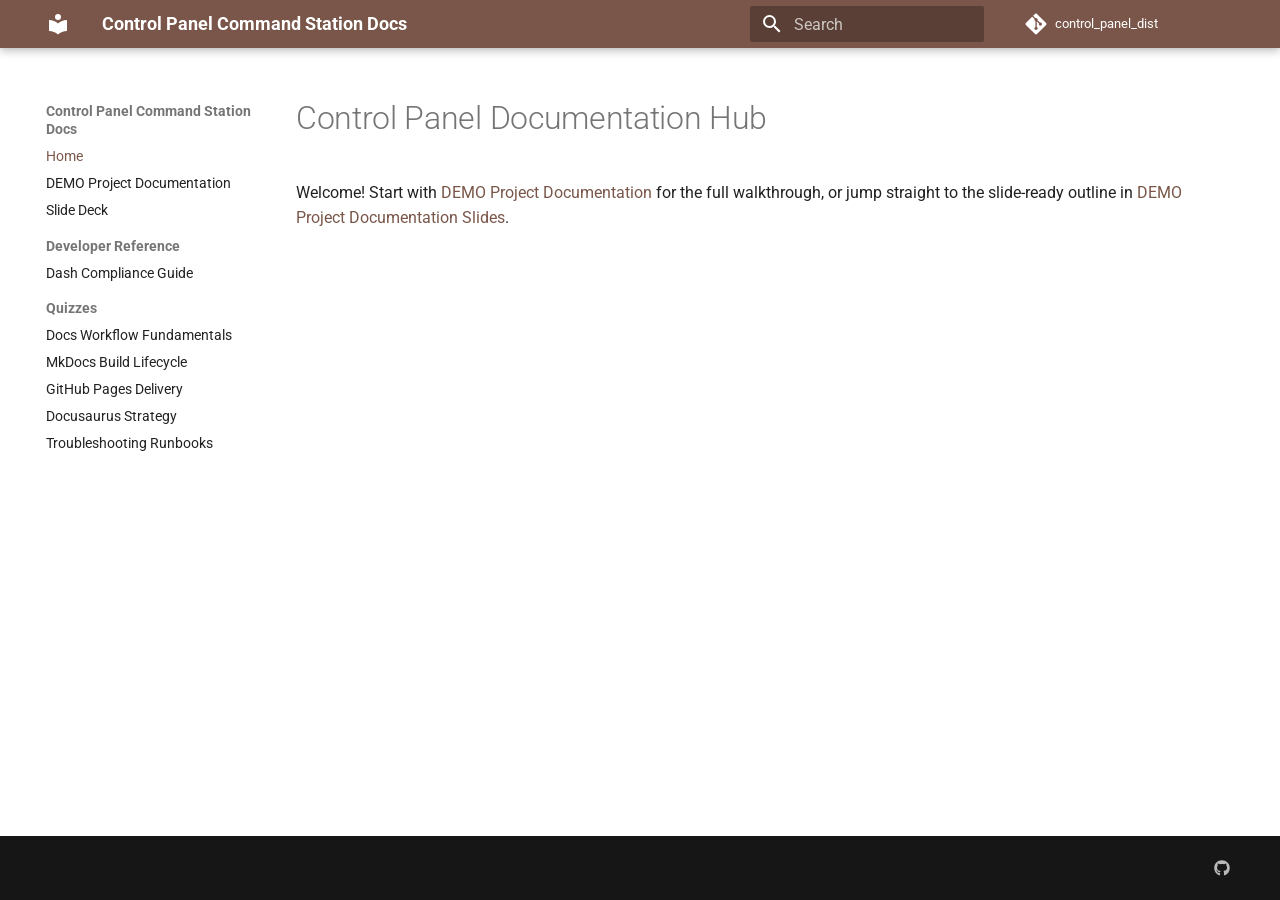
<file: index.html>
<!doctype html>
<html lang="en" class="no-js">
  <head>
    
      <meta charset="utf-8">
      <meta name="viewport" content="width=device-width,initial-scale=1">
      
        <meta name="description" content="Teachable documentation for the retro Control Panel command station">
      
      
      
        <link rel="canonical" href="https://gunnarklee.github.io/control_panel_dist/">
      
      
      
        <link rel="next" href="DEMO_project_documentation/">
      
      
        
      
      
      <link rel="icon" href="assets/images/favicon.png">
      <meta name="generator" content="mkdocs-1.6.1, mkdocs-material-9.7.7">
    
    
      
        <title>Control Panel Command Station Docs</title>
      
    
    
      <link rel="stylesheet" href="assets/stylesheets/main.ec1eaa64.min.css">
      
        
        <link rel="stylesheet" href="assets/stylesheets/palette.ab4e12ef.min.css">
      
      


    
    
      
    
    
      
        
        
        <link rel="preconnect" href="https://fonts.gstatic.com" crossorigin>
        <link rel="stylesheet" href="https://fonts.googleapis.com/css?family=Roboto:300,300i,400,400i,700,700i%7CRoboto+Mono:400,400i,700,700i&display=fallback">
        <style>:root{--md-text-font:"Roboto";--md-code-font:"Roboto Mono"}</style>
      
    
    
    <script>__md_scope=new URL(".",location),__md_hash=e=>[...e].reduce(((e,_)=>(e<<5)-e+_.charCodeAt(0)),0),__md_get=(e,_=localStorage,t=__md_scope)=>JSON.parse(_.getItem(t.pathname+"."+e)),__md_set=(e,_,t=localStorage,a=__md_scope)=>{try{t.setItem(a.pathname+"."+e,JSON.stringify(_))}catch(e){}}</script>
    
      

    
    
  </head>
  
  
    
    
      
    
    
    
    
    <body dir="ltr" data-md-color-scheme="default" data-md-color-primary="brown" data-md-color-accent="amber">
  
    
    <input class="md-toggle" data-md-toggle="drawer" type="checkbox" id="__drawer" autocomplete="off">
    <input class="md-toggle" data-md-toggle="search" type="checkbox" id="__search" autocomplete="off">
    <label class="md-overlay" for="__drawer"></label>
    <div data-md-component="skip">
      
        
        <a href="#control-panel-documentation-hub" class="md-skip">
          Skip to content
        </a>
      
    </div>
    <div data-md-component="announce">
      
    </div>
    
    
      

  

<header class="md-header md-header--shadow" data-md-component="header">
  <nav class="md-header__inner md-grid" aria-label="Header">
    <a href="." title="Control Panel Command Station Docs" class="md-header__button md-logo" aria-label="Control Panel Command Station Docs" data-md-component="logo">
      
  
  <svg xmlns="http://www.w3.org/2000/svg" viewBox="0 0 24 24"><path d="M12 8a3 3 0 0 0 3-3 3 3 0 0 0-3-3 3 3 0 0 0-3 3 3 3 0 0 0 3 3m0 3.54C9.64 9.35 6.5 8 3 8v11c3.5 0 6.64 1.35 9 3.54 2.36-2.19 5.5-3.54 9-3.54V8c-3.5 0-6.64 1.35-9 3.54"/></svg>

    </a>
    <label class="md-header__button md-icon" for="__drawer">
      
      <svg xmlns="http://www.w3.org/2000/svg" viewBox="0 0 24 24"><path d="M3 6h18v2H3zm0 5h18v2H3zm0 5h18v2H3z"/></svg>
    </label>
    <div class="md-header__title" data-md-component="header-title">
      <div class="md-header__ellipsis">
        <div class="md-header__topic">
          <span class="md-ellipsis">
            Control Panel Command Station Docs
          </span>
        </div>
        <div class="md-header__topic" data-md-component="header-topic">
          <span class="md-ellipsis">
            
              Home
            
          </span>
        </div>
      </div>
    </div>
    
      
        <form class="md-header__option" data-md-component="palette">
  
    
    
    
    <input class="md-option" data-md-color-media="" data-md-color-scheme="default" data-md-color-primary="brown" data-md-color-accent="amber"  aria-hidden="true"  type="radio" name="__palette" id="__palette_0">
    
  
    
    
    
    <input class="md-option" data-md-color-media="" data-md-color-scheme="slate" data-md-color-primary="brown" data-md-color-accent="lime"  aria-hidden="true"  type="radio" name="__palette" id="__palette_1">
    
  
</form>
      
    
    
      <script>var palette=__md_get("__palette");if(palette&&palette.color){if("(prefers-color-scheme)"===palette.color.media){var media=matchMedia("(prefers-color-scheme: light)"),input=document.querySelector(media.matches?"[data-md-color-media='(prefers-color-scheme: light)']":"[data-md-color-media='(prefers-color-scheme: dark)']");palette.color.media=input.getAttribute("data-md-color-media"),palette.color.scheme=input.getAttribute("data-md-color-scheme"),palette.color.primary=input.getAttribute("data-md-color-primary"),palette.color.accent=input.getAttribute("data-md-color-accent")}for(var[key,value]of Object.entries(palette.color))document.body.setAttribute("data-md-color-"+key,value)}</script>
    
    
    
      
      
        <label class="md-header__button md-icon" for="__search">
          
          <svg xmlns="http://www.w3.org/2000/svg" viewBox="0 0 24 24"><path d="M9.5 3A6.5 6.5 0 0 1 16 9.5c0 1.61-.59 3.09-1.56 4.23l.27.27h.79l5 5-1.5 1.5-5-5v-.79l-.27-.27A6.52 6.52 0 0 1 9.5 16 6.5 6.5 0 0 1 3 9.5 6.5 6.5 0 0 1 9.5 3m0 2C7 5 5 7 5 9.5S7 14 9.5 14 14 12 14 9.5 12 5 9.5 5"/></svg>
        </label>
        <div class="md-search" data-md-component="search" role="dialog">
  <label class="md-search__overlay" for="__search"></label>
  <div class="md-search__inner" role="search">
    <form class="md-search__form" name="search">
      <input type="text" class="md-search__input" name="query" aria-label="Search" placeholder="Search" autocapitalize="off" autocorrect="off" autocomplete="off" spellcheck="false" data-md-component="search-query" required>
      <label class="md-search__icon md-icon" for="__search">
        
        <svg xmlns="http://www.w3.org/2000/svg" viewBox="0 0 24 24"><path d="M9.5 3A6.5 6.5 0 0 1 16 9.5c0 1.61-.59 3.09-1.56 4.23l.27.27h.79l5 5-1.5 1.5-5-5v-.79l-.27-.27A6.52 6.52 0 0 1 9.5 16 6.5 6.5 0 0 1 3 9.5 6.5 6.5 0 0 1 9.5 3m0 2C7 5 5 7 5 9.5S7 14 9.5 14 14 12 14 9.5 12 5 9.5 5"/></svg>
        
        <svg xmlns="http://www.w3.org/2000/svg" viewBox="0 0 24 24"><path d="M20 11v2H8l5.5 5.5-1.42 1.42L4.16 12l7.92-7.92L13.5 5.5 8 11z"/></svg>
      </label>
      <nav class="md-search__options" aria-label="Search">
        
        <button type="reset" class="md-search__icon md-icon" title="Clear" aria-label="Clear" tabindex="-1">
          
          <svg xmlns="http://www.w3.org/2000/svg" viewBox="0 0 24 24"><path d="M19 6.41 17.59 5 12 10.59 6.41 5 5 6.41 10.59 12 5 17.59 6.41 19 12 13.41 17.59 19 19 17.59 13.41 12z"/></svg>
        </button>
      </nav>
      
        <div class="md-search__suggest" data-md-component="search-suggest"></div>
      
    </form>
    <div class="md-search__output">
      <div class="md-search__scrollwrap" tabindex="0" data-md-scrollfix>
        <div class="md-search-result" data-md-component="search-result">
          <div class="md-search-result__meta">
            Initializing search
          </div>
          <ol class="md-search-result__list" role="presentation"></ol>
        </div>
      </div>
    </div>
  </div>
</div>
      
    
    
      <div class="md-header__source">
        <a href="https://github.com/gunnarklee/control_panel_dist" title="Go to repository" class="md-source" data-md-component="source">
  <div class="md-source__icon md-icon">
    
    <svg xmlns="http://www.w3.org/2000/svg" viewBox="0 0 448 512"><!--! Font Awesome Free 7.1.0 by @fontawesome - https://fontawesome.com License - https://fontawesome.com/license/free (Icons: CC BY 4.0, Fonts: SIL OFL 1.1, Code: MIT License) Copyright 2025 Fonticons, Inc.--><path d="M439.6 236.1 244 40.5c-5.4-5.5-12.8-8.5-20.4-8.5s-15 3-20.4 8.4L162.5 81l51.5 51.5c27.1-9.1 52.7 16.8 43.4 43.7l49.7 49.7c34.2-11.8 61.2 31 35.5 56.7-26.5 26.5-70.2-2.9-56-37.3L240.3 199v121.9c25.3 12.5 22.3 41.8 9.1 55-6.4 6.4-15.2 10.1-24.3 10.1s-17.8-3.6-24.3-10.1c-17.6-17.6-11.1-46.9 11.2-56v-123c-20.8-8.5-24.6-30.7-18.6-45L142.6 101 8.5 235.1C3 240.6 0 247.9 0 255.5s3 15 8.5 20.4l195.6 195.7c5.4 5.4 12.7 8.4 20.4 8.4s15-3 20.4-8.4l194.7-194.7c5.4-5.4 8.4-12.8 8.4-20.4s-3-15-8.4-20.4"/></svg>
  </div>
  <div class="md-source__repository">
    control_panel_dist
  </div>
</a>
      </div>
    
  </nav>
  
</header>
    
    <div class="md-container" data-md-component="container">
      
      
        
          
        
      
      <main class="md-main" data-md-component="main">
        <div class="md-main__inner md-grid">
          
            
              
              <div class="md-sidebar md-sidebar--primary" data-md-component="sidebar" data-md-type="navigation" >
                <div class="md-sidebar__scrollwrap">
                  <div class="md-sidebar__inner">
                    



  

<nav class="md-nav md-nav--primary md-nav--integrated" aria-label="Navigation" data-md-level="0">
  <label class="md-nav__title" for="__drawer">
    <a href="." title="Control Panel Command Station Docs" class="md-nav__button md-logo" aria-label="Control Panel Command Station Docs" data-md-component="logo">
      
  
  <svg xmlns="http://www.w3.org/2000/svg" viewBox="0 0 24 24"><path d="M12 8a3 3 0 0 0 3-3 3 3 0 0 0-3-3 3 3 0 0 0-3 3 3 3 0 0 0 3 3m0 3.54C9.64 9.35 6.5 8 3 8v11c3.5 0 6.64 1.35 9 3.54 2.36-2.19 5.5-3.54 9-3.54V8c-3.5 0-6.64 1.35-9 3.54"/></svg>

    </a>
    Control Panel Command Station Docs
  </label>
  
    <div class="md-nav__source">
      <a href="https://github.com/gunnarklee/control_panel_dist" title="Go to repository" class="md-source" data-md-component="source">
  <div class="md-source__icon md-icon">
    
    <svg xmlns="http://www.w3.org/2000/svg" viewBox="0 0 448 512"><!--! Font Awesome Free 7.1.0 by @fontawesome - https://fontawesome.com License - https://fontawesome.com/license/free (Icons: CC BY 4.0, Fonts: SIL OFL 1.1, Code: MIT License) Copyright 2025 Fonticons, Inc.--><path d="M439.6 236.1 244 40.5c-5.4-5.5-12.8-8.5-20.4-8.5s-15 3-20.4 8.4L162.5 81l51.5 51.5c27.1-9.1 52.7 16.8 43.4 43.7l49.7 49.7c34.2-11.8 61.2 31 35.5 56.7-26.5 26.5-70.2-2.9-56-37.3L240.3 199v121.9c25.3 12.5 22.3 41.8 9.1 55-6.4 6.4-15.2 10.1-24.3 10.1s-17.8-3.6-24.3-10.1c-17.6-17.6-11.1-46.9 11.2-56v-123c-20.8-8.5-24.6-30.7-18.6-45L142.6 101 8.5 235.1C3 240.6 0 247.9 0 255.5s3 15 8.5 20.4l195.6 195.7c5.4 5.4 12.7 8.4 20.4 8.4s15-3 20.4-8.4l194.7-194.7c5.4-5.4 8.4-12.8 8.4-20.4s-3-15-8.4-20.4"/></svg>
  </div>
  <div class="md-source__repository">
    control_panel_dist
  </div>
</a>
    </div>
  
  <ul class="md-nav__list" data-md-scrollfix>
    
      
      
  
  
    
  
  
  
    <li class="md-nav__item md-nav__item--active">
      
      <input class="md-nav__toggle md-toggle" type="checkbox" id="__toc">
      
      
        
      
      
      <a href="." class="md-nav__link md-nav__link--active">
        
  
  
  <span class="md-ellipsis">
    
  
    Home
  

    
  </span>
  
  

      </a>
      
    </li>
  

    
      
      
  
  
  
  
    <li class="md-nav__item">
      <a href="DEMO_project_documentation/" class="md-nav__link">
        
  
  
  <span class="md-ellipsis">
    
  
    DEMO Project Documentation
  

    
  </span>
  
  

      </a>
    </li>
  

    
      
      
  
  
  
  
    <li class="md-nav__item">
      <a href="DEMO_project_documentation_slides/" class="md-nav__link">
        
  
  
  <span class="md-ellipsis">
    
  
    Slide Deck
  

    
  </span>
  
  

      </a>
    </li>
  

    
      
      
  
  
  
  
    
    
    
    
      
        
        
      
    
    
    <li class="md-nav__item md-nav__item--section md-nav__item--nested">
      
        
        
          
        
        <input class="md-nav__toggle md-toggle md-toggle--indeterminate" type="checkbox" id="__nav_4" >
        
          
          <label class="md-nav__link" for="__nav_4" id="__nav_4_label" tabindex="">
            
  
  
  <span class="md-ellipsis">
    
  
    Developer Reference
  

    
  </span>
  
  

            <span class="md-nav__icon md-icon"></span>
          </label>
        
        <nav class="md-nav" data-md-level="1" aria-labelledby="__nav_4_label" aria-expanded="false">
          <label class="md-nav__title" for="__nav_4">
            <span class="md-nav__icon md-icon"></span>
            
  
    Developer Reference
  

          </label>
          <ul class="md-nav__list" data-md-scrollfix>
            
              
                
  
  
  
  
    <li class="md-nav__item">
      <a href="dash_compliance/" class="md-nav__link">
        
  
  
  <span class="md-ellipsis">
    
  
    Dash Compliance Guide
  

    
  </span>
  
  

      </a>
    </li>
  

              
            
          </ul>
        </nav>
      
    </li>
  

    
      
      
  
  
  
  
    
    
    
    
      
        
        
      
    
    
    <li class="md-nav__item md-nav__item--section md-nav__item--nested">
      
        
        
          
        
        <input class="md-nav__toggle md-toggle md-toggle--indeterminate" type="checkbox" id="__nav_5" >
        
          
          <label class="md-nav__link" for="__nav_5" id="__nav_5_label" tabindex="">
            
  
  
  <span class="md-ellipsis">
    
  
    Quizzes
  

    
  </span>
  
  

            <span class="md-nav__icon md-icon"></span>
          </label>
        
        <nav class="md-nav" data-md-level="1" aria-labelledby="__nav_5_label" aria-expanded="false">
          <label class="md-nav__title" for="__nav_5">
            <span class="md-nav__icon md-icon"></span>
            
  
    Quizzes
  

          </label>
          <ul class="md-nav__list" data-md-scrollfix>
            
              
                
  
  
  
  
    <li class="md-nav__item">
      <a href="quizzes/docs_workflow_quiz_01.json" class="md-nav__link">
        
  
  
  <span class="md-ellipsis">
    
  
    Docs Workflow Fundamentals
  

    
  </span>
  
  

      </a>
    </li>
  

              
            
              
                
  
  
  
  
    <li class="md-nav__item">
      <a href="quizzes/docs_workflow_quiz_02.json" class="md-nav__link">
        
  
  
  <span class="md-ellipsis">
    
  
    MkDocs Build Lifecycle
  

    
  </span>
  
  

      </a>
    </li>
  

              
            
              
                
  
  
  
  
    <li class="md-nav__item">
      <a href="quizzes/docs_workflow_quiz_03.json" class="md-nav__link">
        
  
  
  <span class="md-ellipsis">
    
  
    GitHub Pages Delivery
  

    
  </span>
  
  

      </a>
    </li>
  

              
            
              
                
  
  
  
  
    <li class="md-nav__item">
      <a href="quizzes/docs_workflow_quiz_04.json" class="md-nav__link">
        
  
  
  <span class="md-ellipsis">
    
  
    Docusaurus Strategy
  

    
  </span>
  
  

      </a>
    </li>
  

              
            
              
                
  
  
  
  
    <li class="md-nav__item">
      <a href="quizzes/docs_workflow_quiz_05.json" class="md-nav__link">
        
  
  
  <span class="md-ellipsis">
    
  
    Troubleshooting Runbooks
  

    
  </span>
  
  

      </a>
    </li>
  

              
            
          </ul>
        </nav>
      
    </li>
  

    
  </ul>
</nav>
                  </div>
                </div>
              </div>
            
            
          
          
            <div class="md-content" data-md-component="content">
              
              <article class="md-content__inner md-typeset">
                
                  


  
  


<h1 id="control-panel-documentation-hub">Control Panel Documentation Hub<a class="headerlink" href="#control-panel-documentation-hub" title="Permanent link">&para;</a></h1>
<p>Welcome! Start with <a href="DEMO_project_documentation/">DEMO Project Documentation</a> for the full walkthrough, or jump straight to the slide-ready outline in <a href="DEMO_project_documentation_slides/">DEMO Project Documentation Slides</a>.</p>












                
              </article>
            </div>
          
          
<script>var target=document.getElementById(location.hash.slice(1));target&&target.name&&(target.checked=target.name.startsWith("__tabbed_"))</script>
        </div>
        
          <button type="button" class="md-top md-icon" data-md-component="top" hidden>
  
  <svg xmlns="http://www.w3.org/2000/svg" viewBox="0 0 24 24"><path d="M13 20h-2V8l-5.5 5.5-1.42-1.42L12 4.16l7.92 7.92-1.42 1.42L13 8z"/></svg>
  Back to top
</button>
        
      </main>
      
        <footer class="md-footer">
  
  <div class="md-footer-meta md-typeset">
    <div class="md-footer-meta__inner md-grid">
      <div class="md-copyright">
  
  
</div>
      
        
<div class="md-social">
  
    
    
    
    
      
      
    
    <a href="https://github.com/gunnarklee/control_panel_dist" target="_blank" rel="noopener" title="github.com" class="md-social__link">
      <svg xmlns="http://www.w3.org/2000/svg" viewBox="0 0 512 512"><!--! Font Awesome Free 7.1.0 by @fontawesome - https://fontawesome.com License - https://fontawesome.com/license/free (Icons: CC BY 4.0, Fonts: SIL OFL 1.1, Code: MIT License) Copyright 2025 Fonticons, Inc.--><path d="M173.9 397.4c0 2-2.3 3.6-5.2 3.6-3.3.3-5.6-1.3-5.6-3.6 0-2 2.3-3.6 5.2-3.6 3-.3 5.6 1.3 5.6 3.6m-31.1-4.5c-.7 2 1.3 4.3 4.3 4.9 2.6 1 5.6 0 6.2-2s-1.3-4.3-4.3-5.2c-2.6-.7-5.5.3-6.2 2.3m44.2-1.7c-2.9.7-4.9 2.6-4.6 4.9.3 2 2.9 3.3 5.9 2.6 2.9-.7 4.9-2.6 4.6-4.6-.3-1.9-3-3.2-5.9-2.9M252.8 8C114.1 8 8 113.3 8 252c0 110.9 69.8 205.8 169.5 239.2 12.8 2.3 17.3-5.6 17.3-12.1 0-6.2-.3-40.4-.3-61.4 0 0-70 15-84.7-29.8 0 0-11.4-29.1-27.8-36.6 0 0-22.9-15.7 1.6-15.4 0 0 24.9 2 38.6 25.8 21.9 38.6 58.6 27.5 72.9 20.9 2.3-16 8.8-27.1 16-33.7-55.9-6.2-112.3-14.3-112.3-110.5 0-27.5 7.6-41.3 23.6-58.9-2.6-6.5-11.1-33.3 2.6-67.9 20.9-6.5 69 27 69 27 20-5.6 41.5-8.5 62.8-8.5s42.8 2.9 62.8 8.5c0 0 48.1-33.6 69-27 13.7 34.7 5.2 61.4 2.6 67.9 16 17.7 25.8 31.5 25.8 58.9 0 96.5-58.9 104.2-114.8 110.5 9.2 7.9 17 22.9 17 46.4 0 33.7-.3 75.4-.3 83.6 0 6.5 4.6 14.4 17.3 12.1C436.2 457.8 504 362.9 504 252 504 113.3 391.5 8 252.8 8M105.2 352.9c-1.3 1-1 3.3.7 5.2 1.6 1.6 3.9 2.3 5.2 1 1.3-1 1-3.3-.7-5.2-1.6-1.6-3.9-2.3-5.2-1m-10.8-8.1c-.7 1.3.3 2.9 2.3 3.9 1.6 1 3.6.7 4.3-.7.7-1.3-.3-2.9-2.3-3.9-2-.6-3.6-.3-4.3.7m32.4 35.6c-1.6 1.3-1 4.3 1.3 6.2 2.3 2.3 5.2 2.6 6.5 1 1.3-1.3.7-4.3-1.3-6.2-2.2-2.3-5.2-2.6-6.5-1m-11.4-14.7c-1.6 1-1.6 3.6 0 5.9s4.3 3.3 5.6 2.3c1.6-1.3 1.6-3.9 0-6.2-1.4-2.3-4-3.3-5.6-2"/></svg>
    </a>
  
</div>
      
    </div>
  </div>
</footer>
      
    </div>
    <div class="md-dialog" data-md-component="dialog">
      <div class="md-dialog__inner md-typeset"></div>
    </div>
    
    
    
      
      
      <script id="__config" type="application/json">{"annotate": null, "base": ".", "features": ["navigation.top", "navigation.expand", "navigation.sections", "navigation.tracking", "toc.integrate", "content.code.copy", "search.highlight", "search.suggest"], "search": "assets/javascripts/workers/search.2c215733.min.js", "tags": null, "translations": {"clipboard.copied": "Copied to clipboard", "clipboard.copy": "Copy to clipboard", "search.result.more.one": "1 more on this page", "search.result.more.other": "# more on this page", "search.result.none": "No matching documents", "search.result.one": "1 matching document", "search.result.other": "# matching documents", "search.result.placeholder": "Type to start searching", "search.result.term.missing": "Missing", "select.version": "Select version"}, "version": null}</script>
    
    
      <script src="assets/javascripts/bundle.d7400e89.min.js"></script>
      
    
  </body>
</html>
</file>
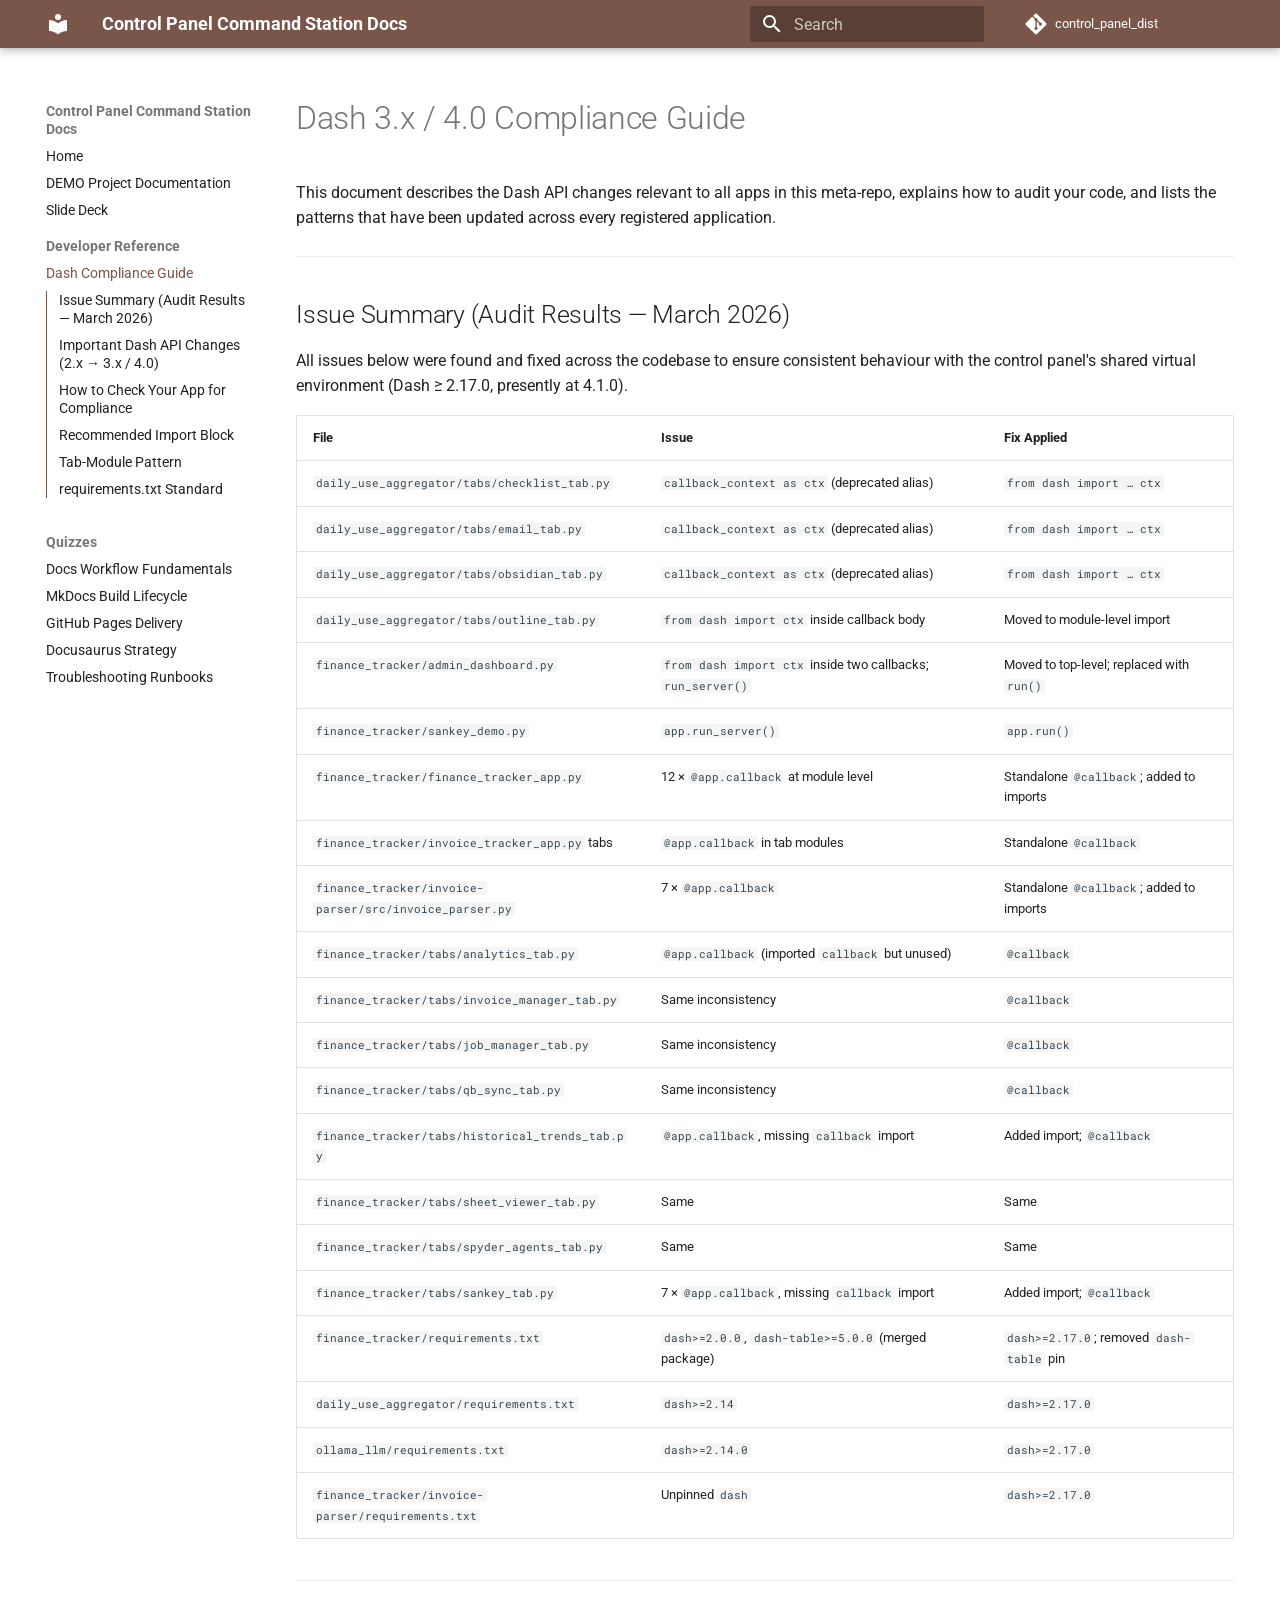
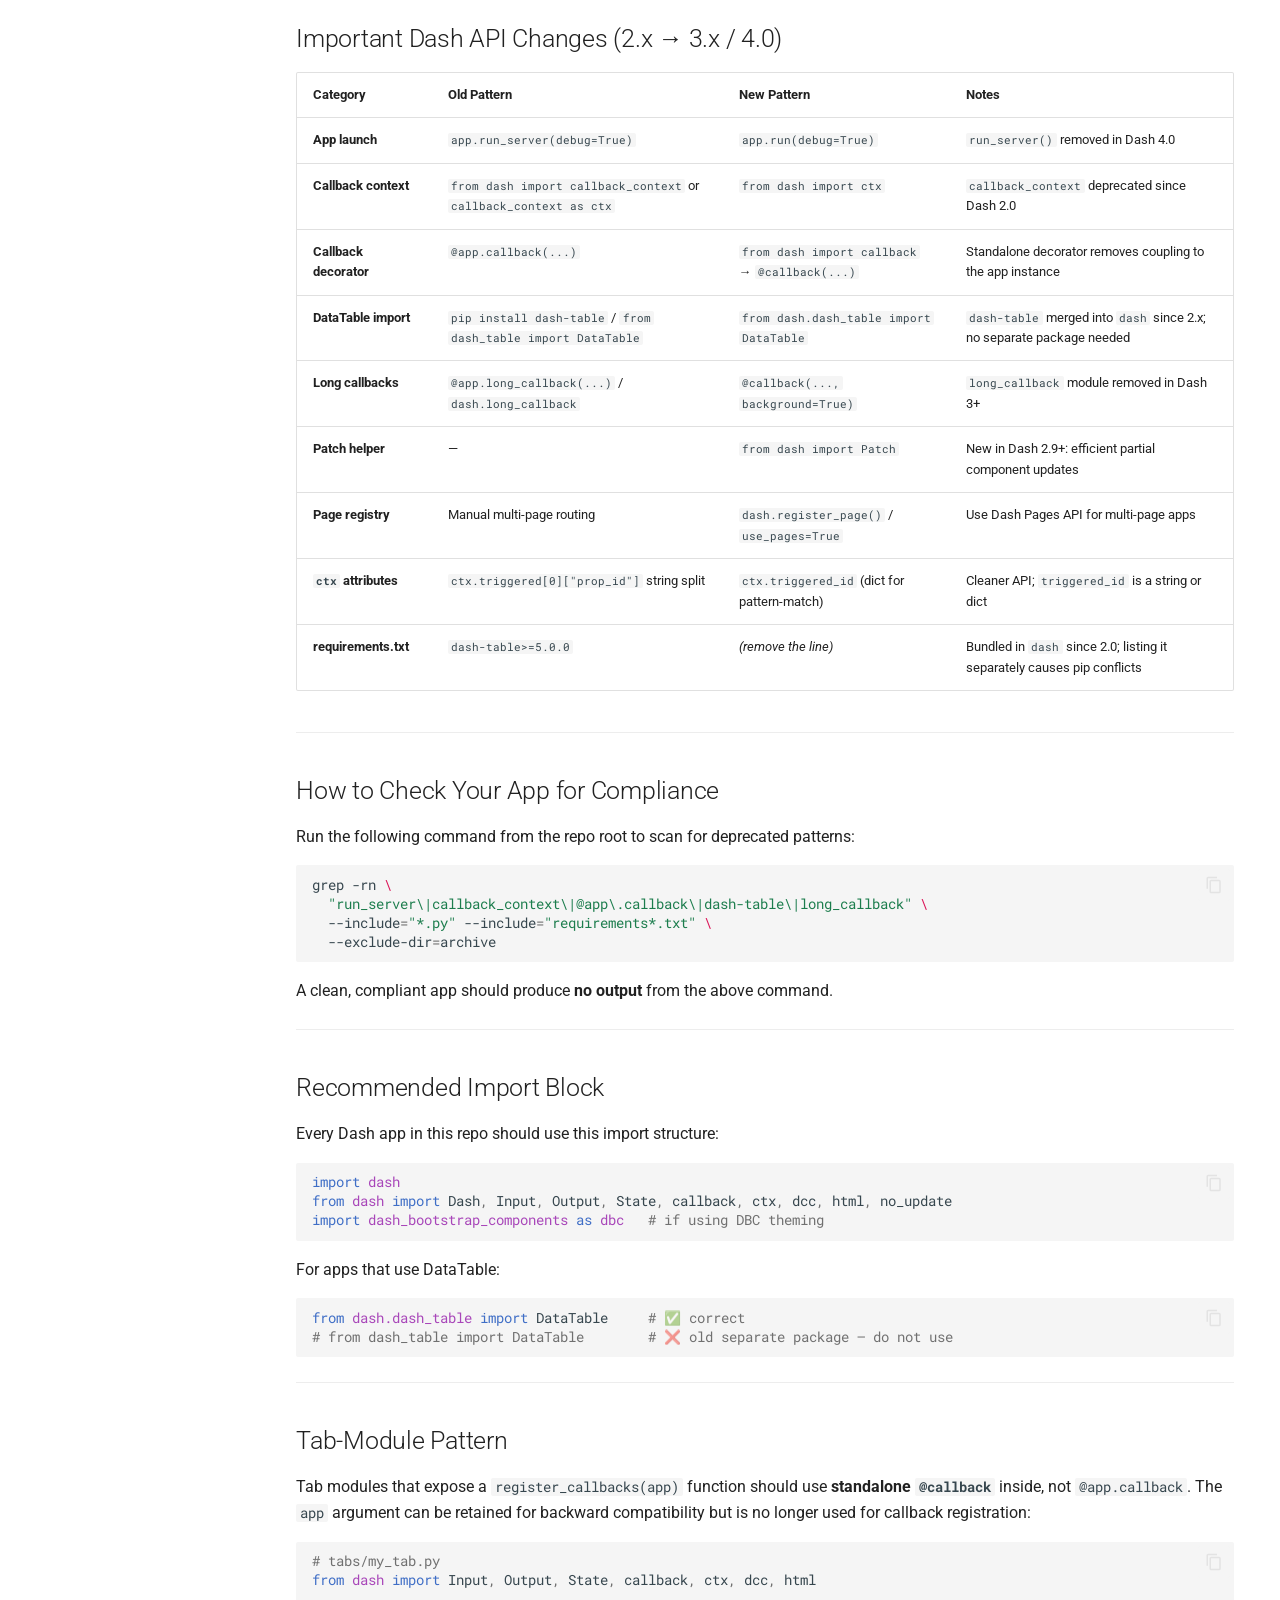
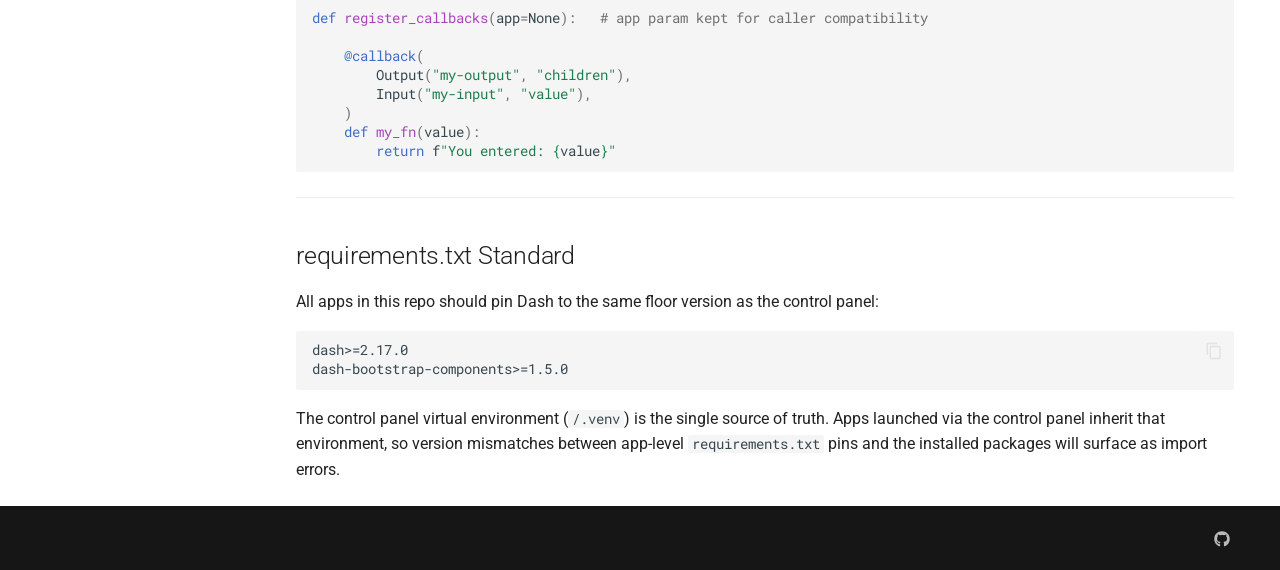
<file: dash_compliance/index.html>
<!doctype html>
<html lang="en" class="no-js">
  <head>
    
      <meta charset="utf-8">
      <meta name="viewport" content="width=device-width,initial-scale=1">
      
        <meta name="description" content="Teachable documentation for the retro Control Panel command station">
      
      
      
        <link rel="canonical" href="https://gunnarklee.github.io/control_panel_dist/dash_compliance/">
      
      
        <link rel="prev" href="../DEMO_project_documentation_slides/">
      
      
        <link rel="next" href="../quizzes/docs_workflow_quiz_01.json">
      
      
        
      
      
      <link rel="icon" href="../assets/images/favicon.png">
      <meta name="generator" content="mkdocs-1.6.1, mkdocs-material-9.7.7">
    
    
      
        <title>Dash Compliance Guide - Control Panel Command Station Docs</title>
      
    
    
      <link rel="stylesheet" href="../assets/stylesheets/main.ec1eaa64.min.css">
      
        
        <link rel="stylesheet" href="../assets/stylesheets/palette.ab4e12ef.min.css">
      
      


    
    
      
    
    
      
        
        
        <link rel="preconnect" href="https://fonts.gstatic.com" crossorigin>
        <link rel="stylesheet" href="https://fonts.googleapis.com/css?family=Roboto:300,300i,400,400i,700,700i%7CRoboto+Mono:400,400i,700,700i&display=fallback">
        <style>:root{--md-text-font:"Roboto";--md-code-font:"Roboto Mono"}</style>
      
    
    
    <script>__md_scope=new URL("..",location),__md_hash=e=>[...e].reduce(((e,_)=>(e<<5)-e+_.charCodeAt(0)),0),__md_get=(e,_=localStorage,t=__md_scope)=>JSON.parse(_.getItem(t.pathname+"."+e)),__md_set=(e,_,t=localStorage,a=__md_scope)=>{try{t.setItem(a.pathname+"."+e,JSON.stringify(_))}catch(e){}}</script>
    
      

    
    
  </head>
  
  
    
    
      
    
    
    
    
    <body dir="ltr" data-md-color-scheme="default" data-md-color-primary="brown" data-md-color-accent="amber">
  
    
    <input class="md-toggle" data-md-toggle="drawer" type="checkbox" id="__drawer" autocomplete="off">
    <input class="md-toggle" data-md-toggle="search" type="checkbox" id="__search" autocomplete="off">
    <label class="md-overlay" for="__drawer"></label>
    <div data-md-component="skip">
      
        
        <a href="#dash-3x-40-compliance-guide" class="md-skip">
          Skip to content
        </a>
      
    </div>
    <div data-md-component="announce">
      
    </div>
    
    
      

  

<header class="md-header md-header--shadow" data-md-component="header">
  <nav class="md-header__inner md-grid" aria-label="Header">
    <a href=".." title="Control Panel Command Station Docs" class="md-header__button md-logo" aria-label="Control Panel Command Station Docs" data-md-component="logo">
      
  
  <svg xmlns="http://www.w3.org/2000/svg" viewBox="0 0 24 24"><path d="M12 8a3 3 0 0 0 3-3 3 3 0 0 0-3-3 3 3 0 0 0-3 3 3 3 0 0 0 3 3m0 3.54C9.64 9.35 6.5 8 3 8v11c3.5 0 6.64 1.35 9 3.54 2.36-2.19 5.5-3.54 9-3.54V8c-3.5 0-6.64 1.35-9 3.54"/></svg>

    </a>
    <label class="md-header__button md-icon" for="__drawer">
      
      <svg xmlns="http://www.w3.org/2000/svg" viewBox="0 0 24 24"><path d="M3 6h18v2H3zm0 5h18v2H3zm0 5h18v2H3z"/></svg>
    </label>
    <div class="md-header__title" data-md-component="header-title">
      <div class="md-header__ellipsis">
        <div class="md-header__topic">
          <span class="md-ellipsis">
            Control Panel Command Station Docs
          </span>
        </div>
        <div class="md-header__topic" data-md-component="header-topic">
          <span class="md-ellipsis">
            
              Dash Compliance Guide
            
          </span>
        </div>
      </div>
    </div>
    
      
        <form class="md-header__option" data-md-component="palette">
  
    
    
    
    <input class="md-option" data-md-color-media="" data-md-color-scheme="default" data-md-color-primary="brown" data-md-color-accent="amber"  aria-hidden="true"  type="radio" name="__palette" id="__palette_0">
    
  
    
    
    
    <input class="md-option" data-md-color-media="" data-md-color-scheme="slate" data-md-color-primary="brown" data-md-color-accent="lime"  aria-hidden="true"  type="radio" name="__palette" id="__palette_1">
    
  
</form>
      
    
    
      <script>var palette=__md_get("__palette");if(palette&&palette.color){if("(prefers-color-scheme)"===palette.color.media){var media=matchMedia("(prefers-color-scheme: light)"),input=document.querySelector(media.matches?"[data-md-color-media='(prefers-color-scheme: light)']":"[data-md-color-media='(prefers-color-scheme: dark)']");palette.color.media=input.getAttribute("data-md-color-media"),palette.color.scheme=input.getAttribute("data-md-color-scheme"),palette.color.primary=input.getAttribute("data-md-color-primary"),palette.color.accent=input.getAttribute("data-md-color-accent")}for(var[key,value]of Object.entries(palette.color))document.body.setAttribute("data-md-color-"+key,value)}</script>
    
    
    
      
      
        <label class="md-header__button md-icon" for="__search">
          
          <svg xmlns="http://www.w3.org/2000/svg" viewBox="0 0 24 24"><path d="M9.5 3A6.5 6.5 0 0 1 16 9.5c0 1.61-.59 3.09-1.56 4.23l.27.27h.79l5 5-1.5 1.5-5-5v-.79l-.27-.27A6.52 6.52 0 0 1 9.5 16 6.5 6.5 0 0 1 3 9.5 6.5 6.5 0 0 1 9.5 3m0 2C7 5 5 7 5 9.5S7 14 9.5 14 14 12 14 9.5 12 5 9.5 5"/></svg>
        </label>
        <div class="md-search" data-md-component="search" role="dialog">
  <label class="md-search__overlay" for="__search"></label>
  <div class="md-search__inner" role="search">
    <form class="md-search__form" name="search">
      <input type="text" class="md-search__input" name="query" aria-label="Search" placeholder="Search" autocapitalize="off" autocorrect="off" autocomplete="off" spellcheck="false" data-md-component="search-query" required>
      <label class="md-search__icon md-icon" for="__search">
        
        <svg xmlns="http://www.w3.org/2000/svg" viewBox="0 0 24 24"><path d="M9.5 3A6.5 6.5 0 0 1 16 9.5c0 1.61-.59 3.09-1.56 4.23l.27.27h.79l5 5-1.5 1.5-5-5v-.79l-.27-.27A6.52 6.52 0 0 1 9.5 16 6.5 6.5 0 0 1 3 9.5 6.5 6.5 0 0 1 9.5 3m0 2C7 5 5 7 5 9.5S7 14 9.5 14 14 12 14 9.5 12 5 9.5 5"/></svg>
        
        <svg xmlns="http://www.w3.org/2000/svg" viewBox="0 0 24 24"><path d="M20 11v2H8l5.5 5.5-1.42 1.42L4.16 12l7.92-7.92L13.5 5.5 8 11z"/></svg>
      </label>
      <nav class="md-search__options" aria-label="Search">
        
        <button type="reset" class="md-search__icon md-icon" title="Clear" aria-label="Clear" tabindex="-1">
          
          <svg xmlns="http://www.w3.org/2000/svg" viewBox="0 0 24 24"><path d="M19 6.41 17.59 5 12 10.59 6.41 5 5 6.41 10.59 12 5 17.59 6.41 19 12 13.41 17.59 19 19 17.59 13.41 12z"/></svg>
        </button>
      </nav>
      
        <div class="md-search__suggest" data-md-component="search-suggest"></div>
      
    </form>
    <div class="md-search__output">
      <div class="md-search__scrollwrap" tabindex="0" data-md-scrollfix>
        <div class="md-search-result" data-md-component="search-result">
          <div class="md-search-result__meta">
            Initializing search
          </div>
          <ol class="md-search-result__list" role="presentation"></ol>
        </div>
      </div>
    </div>
  </div>
</div>
      
    
    
      <div class="md-header__source">
        <a href="https://github.com/gunnarklee/control_panel_dist" title="Go to repository" class="md-source" data-md-component="source">
  <div class="md-source__icon md-icon">
    
    <svg xmlns="http://www.w3.org/2000/svg" viewBox="0 0 448 512"><!--! Font Awesome Free 7.1.0 by @fontawesome - https://fontawesome.com License - https://fontawesome.com/license/free (Icons: CC BY 4.0, Fonts: SIL OFL 1.1, Code: MIT License) Copyright 2025 Fonticons, Inc.--><path d="M439.6 236.1 244 40.5c-5.4-5.5-12.8-8.5-20.4-8.5s-15 3-20.4 8.4L162.5 81l51.5 51.5c27.1-9.1 52.7 16.8 43.4 43.7l49.7 49.7c34.2-11.8 61.2 31 35.5 56.7-26.5 26.5-70.2-2.9-56-37.3L240.3 199v121.9c25.3 12.5 22.3 41.8 9.1 55-6.4 6.4-15.2 10.1-24.3 10.1s-17.8-3.6-24.3-10.1c-17.6-17.6-11.1-46.9 11.2-56v-123c-20.8-8.5-24.6-30.7-18.6-45L142.6 101 8.5 235.1C3 240.6 0 247.9 0 255.5s3 15 8.5 20.4l195.6 195.7c5.4 5.4 12.7 8.4 20.4 8.4s15-3 20.4-8.4l194.7-194.7c5.4-5.4 8.4-12.8 8.4-20.4s-3-15-8.4-20.4"/></svg>
  </div>
  <div class="md-source__repository">
    control_panel_dist
  </div>
</a>
      </div>
    
  </nav>
  
</header>
    
    <div class="md-container" data-md-component="container">
      
      
        
          
        
      
      <main class="md-main" data-md-component="main">
        <div class="md-main__inner md-grid">
          
            
              
              <div class="md-sidebar md-sidebar--primary" data-md-component="sidebar" data-md-type="navigation" >
                <div class="md-sidebar__scrollwrap">
                  <div class="md-sidebar__inner">
                    



  

<nav class="md-nav md-nav--primary md-nav--integrated" aria-label="Navigation" data-md-level="0">
  <label class="md-nav__title" for="__drawer">
    <a href=".." title="Control Panel Command Station Docs" class="md-nav__button md-logo" aria-label="Control Panel Command Station Docs" data-md-component="logo">
      
  
  <svg xmlns="http://www.w3.org/2000/svg" viewBox="0 0 24 24"><path d="M12 8a3 3 0 0 0 3-3 3 3 0 0 0-3-3 3 3 0 0 0-3 3 3 3 0 0 0 3 3m0 3.54C9.64 9.35 6.5 8 3 8v11c3.5 0 6.64 1.35 9 3.54 2.36-2.19 5.5-3.54 9-3.54V8c-3.5 0-6.64 1.35-9 3.54"/></svg>

    </a>
    Control Panel Command Station Docs
  </label>
  
    <div class="md-nav__source">
      <a href="https://github.com/gunnarklee/control_panel_dist" title="Go to repository" class="md-source" data-md-component="source">
  <div class="md-source__icon md-icon">
    
    <svg xmlns="http://www.w3.org/2000/svg" viewBox="0 0 448 512"><!--! Font Awesome Free 7.1.0 by @fontawesome - https://fontawesome.com License - https://fontawesome.com/license/free (Icons: CC BY 4.0, Fonts: SIL OFL 1.1, Code: MIT License) Copyright 2025 Fonticons, Inc.--><path d="M439.6 236.1 244 40.5c-5.4-5.5-12.8-8.5-20.4-8.5s-15 3-20.4 8.4L162.5 81l51.5 51.5c27.1-9.1 52.7 16.8 43.4 43.7l49.7 49.7c34.2-11.8 61.2 31 35.5 56.7-26.5 26.5-70.2-2.9-56-37.3L240.3 199v121.9c25.3 12.5 22.3 41.8 9.1 55-6.4 6.4-15.2 10.1-24.3 10.1s-17.8-3.6-24.3-10.1c-17.6-17.6-11.1-46.9 11.2-56v-123c-20.8-8.5-24.6-30.7-18.6-45L142.6 101 8.5 235.1C3 240.6 0 247.9 0 255.5s3 15 8.5 20.4l195.6 195.7c5.4 5.4 12.7 8.4 20.4 8.4s15-3 20.4-8.4l194.7-194.7c5.4-5.4 8.4-12.8 8.4-20.4s-3-15-8.4-20.4"/></svg>
  </div>
  <div class="md-source__repository">
    control_panel_dist
  </div>
</a>
    </div>
  
  <ul class="md-nav__list" data-md-scrollfix>
    
      
      
  
  
  
  
    <li class="md-nav__item">
      <a href=".." class="md-nav__link">
        
  
  
  <span class="md-ellipsis">
    
  
    Home
  

    
  </span>
  
  

      </a>
    </li>
  

    
      
      
  
  
  
  
    <li class="md-nav__item">
      <a href="../DEMO_project_documentation/" class="md-nav__link">
        
  
  
  <span class="md-ellipsis">
    
  
    DEMO Project Documentation
  

    
  </span>
  
  

      </a>
    </li>
  

    
      
      
  
  
  
  
    <li class="md-nav__item">
      <a href="../DEMO_project_documentation_slides/" class="md-nav__link">
        
  
  
  <span class="md-ellipsis">
    
  
    Slide Deck
  

    
  </span>
  
  

      </a>
    </li>
  

    
      
      
  
  
    
  
  
  
    
    
    
    
      
        
        
      
    
    
    <li class="md-nav__item md-nav__item--active md-nav__item--section md-nav__item--nested">
      
        
        
        <input class="md-nav__toggle md-toggle " type="checkbox" id="__nav_4" checked>
        
          
          <label class="md-nav__link" for="__nav_4" id="__nav_4_label" tabindex="">
            
  
  
  <span class="md-ellipsis">
    
  
    Developer Reference
  

    
  </span>
  
  

            <span class="md-nav__icon md-icon"></span>
          </label>
        
        <nav class="md-nav" data-md-level="1" aria-labelledby="__nav_4_label" aria-expanded="true">
          <label class="md-nav__title" for="__nav_4">
            <span class="md-nav__icon md-icon"></span>
            
  
    Developer Reference
  

          </label>
          <ul class="md-nav__list" data-md-scrollfix>
            
              
                
  
  
    
  
  
  
    <li class="md-nav__item md-nav__item--active">
      
      <input class="md-nav__toggle md-toggle" type="checkbox" id="__toc">
      
      
        
      
      
        <label class="md-nav__link md-nav__link--active" for="__toc">
          
  
  
  <span class="md-ellipsis">
    
  
    Dash Compliance Guide
  

    
  </span>
  
  

          <span class="md-nav__icon md-icon"></span>
        </label>
      
      <a href="./" class="md-nav__link md-nav__link--active">
        
  
  
  <span class="md-ellipsis">
    
  
    Dash Compliance Guide
  

    
  </span>
  
  

      </a>
      
        

<nav class="md-nav md-nav--secondary" aria-label="Table of contents">
  
  
  
    
  
  
    <label class="md-nav__title" for="__toc">
      <span class="md-nav__icon md-icon"></span>
      Table of contents
    </label>
    <ul class="md-nav__list" data-md-component="toc" data-md-scrollfix>
      
        <li class="md-nav__item">
  <a href="#issue-summary-audit-results-march-2026" class="md-nav__link">
    <span class="md-ellipsis">
      
        Issue Summary (Audit Results — March 2026)
      
    </span>
  </a>
  
</li>
      
        <li class="md-nav__item">
  <a href="#important-dash-api-changes-2x-3x-40" class="md-nav__link">
    <span class="md-ellipsis">
      
        Important Dash API Changes (2.x → 3.x / 4.0)
      
    </span>
  </a>
  
</li>
      
        <li class="md-nav__item">
  <a href="#how-to-check-your-app-for-compliance" class="md-nav__link">
    <span class="md-ellipsis">
      
        How to Check Your App for Compliance
      
    </span>
  </a>
  
</li>
      
        <li class="md-nav__item">
  <a href="#recommended-import-block" class="md-nav__link">
    <span class="md-ellipsis">
      
        Recommended Import Block
      
    </span>
  </a>
  
</li>
      
        <li class="md-nav__item">
  <a href="#tab-module-pattern" class="md-nav__link">
    <span class="md-ellipsis">
      
        Tab-Module Pattern
      
    </span>
  </a>
  
</li>
      
        <li class="md-nav__item">
  <a href="#requirementstxt-standard" class="md-nav__link">
    <span class="md-ellipsis">
      
        requirements.txt Standard
      
    </span>
  </a>
  
</li>
      
    </ul>
  
</nav>
      
    </li>
  

              
            
          </ul>
        </nav>
      
    </li>
  

    
      
      
  
  
  
  
    
    
    
    
      
        
        
      
    
    
    <li class="md-nav__item md-nav__item--section md-nav__item--nested">
      
        
        
          
        
        <input class="md-nav__toggle md-toggle md-toggle--indeterminate" type="checkbox" id="__nav_5" >
        
          
          <label class="md-nav__link" for="__nav_5" id="__nav_5_label" tabindex="">
            
  
  
  <span class="md-ellipsis">
    
  
    Quizzes
  

    
  </span>
  
  

            <span class="md-nav__icon md-icon"></span>
          </label>
        
        <nav class="md-nav" data-md-level="1" aria-labelledby="__nav_5_label" aria-expanded="false">
          <label class="md-nav__title" for="__nav_5">
            <span class="md-nav__icon md-icon"></span>
            
  
    Quizzes
  

          </label>
          <ul class="md-nav__list" data-md-scrollfix>
            
              
                
  
  
  
  
    <li class="md-nav__item">
      <a href="../quizzes/docs_workflow_quiz_01.json" class="md-nav__link">
        
  
  
  <span class="md-ellipsis">
    
  
    Docs Workflow Fundamentals
  

    
  </span>
  
  

      </a>
    </li>
  

              
            
              
                
  
  
  
  
    <li class="md-nav__item">
      <a href="../quizzes/docs_workflow_quiz_02.json" class="md-nav__link">
        
  
  
  <span class="md-ellipsis">
    
  
    MkDocs Build Lifecycle
  

    
  </span>
  
  

      </a>
    </li>
  

              
            
              
                
  
  
  
  
    <li class="md-nav__item">
      <a href="../quizzes/docs_workflow_quiz_03.json" class="md-nav__link">
        
  
  
  <span class="md-ellipsis">
    
  
    GitHub Pages Delivery
  

    
  </span>
  
  

      </a>
    </li>
  

              
            
              
                
  
  
  
  
    <li class="md-nav__item">
      <a href="../quizzes/docs_workflow_quiz_04.json" class="md-nav__link">
        
  
  
  <span class="md-ellipsis">
    
  
    Docusaurus Strategy
  

    
  </span>
  
  

      </a>
    </li>
  

              
            
              
                
  
  
  
  
    <li class="md-nav__item">
      <a href="../quizzes/docs_workflow_quiz_05.json" class="md-nav__link">
        
  
  
  <span class="md-ellipsis">
    
  
    Troubleshooting Runbooks
  

    
  </span>
  
  

      </a>
    </li>
  

              
            
          </ul>
        </nav>
      
    </li>
  

    
  </ul>
</nav>
                  </div>
                </div>
              </div>
            
            
          
          
            <div class="md-content" data-md-component="content">
              
              <article class="md-content__inner md-typeset">
                
                  


  
  


<h1 id="dash-3x-40-compliance-guide">Dash 3.x / 4.0 Compliance Guide<a class="headerlink" href="#dash-3x-40-compliance-guide" title="Permanent link">&para;</a></h1>
<p>This document describes the Dash API changes relevant to all apps in this meta-repo, explains how to audit your code, and lists the patterns that have been updated across every registered application.</p>
<hr />
<h2 id="issue-summary-audit-results-march-2026">Issue Summary (Audit Results — March 2026)<a class="headerlink" href="#issue-summary-audit-results-march-2026" title="Permanent link">&para;</a></h2>
<p>All issues below were found and fixed across the codebase to ensure consistent behaviour with the control panel's shared virtual environment (Dash ≥ 2.17.0, presently at 4.1.0).</p>
<table>
<thead>
<tr>
<th>File</th>
<th>Issue</th>
<th>Fix Applied</th>
</tr>
</thead>
<tbody>
<tr>
<td><code>daily_use_aggregator/tabs/checklist_tab.py</code></td>
<td><code>callback_context as ctx</code> (deprecated alias)</td>
<td><code>from dash import … ctx</code></td>
</tr>
<tr>
<td><code>daily_use_aggregator/tabs/email_tab.py</code></td>
<td><code>callback_context as ctx</code> (deprecated alias)</td>
<td><code>from dash import … ctx</code></td>
</tr>
<tr>
<td><code>daily_use_aggregator/tabs/obsidian_tab.py</code></td>
<td><code>callback_context as ctx</code> (deprecated alias)</td>
<td><code>from dash import … ctx</code></td>
</tr>
<tr>
<td><code>daily_use_aggregator/tabs/outline_tab.py</code></td>
<td><code>from dash import ctx</code> inside callback body</td>
<td>Moved to module-level import</td>
</tr>
<tr>
<td><code>finance_tracker/admin_dashboard.py</code></td>
<td><code>from dash import ctx</code> inside two callbacks; <code>run_server()</code></td>
<td>Moved to top-level; replaced with <code>run()</code></td>
</tr>
<tr>
<td><code>finance_tracker/sankey_demo.py</code></td>
<td><code>app.run_server()</code></td>
<td><code>app.run()</code></td>
</tr>
<tr>
<td><code>finance_tracker/finance_tracker_app.py</code></td>
<td>12 × <code>@app.callback</code> at module level</td>
<td>Standalone <code>@callback</code>; added to imports</td>
</tr>
<tr>
<td><code>finance_tracker/invoice_tracker_app.py</code> tabs</td>
<td><code>@app.callback</code> in tab modules</td>
<td>Standalone <code>@callback</code></td>
</tr>
<tr>
<td><code>finance_tracker/invoice-parser/src/invoice_parser.py</code></td>
<td>7 × <code>@app.callback</code></td>
<td>Standalone <code>@callback</code>; added to imports</td>
</tr>
<tr>
<td><code>finance_tracker/tabs/analytics_tab.py</code></td>
<td><code>@app.callback</code> (imported <code>callback</code> but unused)</td>
<td><code>@callback</code></td>
</tr>
<tr>
<td><code>finance_tracker/tabs/invoice_manager_tab.py</code></td>
<td>Same inconsistency</td>
<td><code>@callback</code></td>
</tr>
<tr>
<td><code>finance_tracker/tabs/job_manager_tab.py</code></td>
<td>Same inconsistency</td>
<td><code>@callback</code></td>
</tr>
<tr>
<td><code>finance_tracker/tabs/qb_sync_tab.py</code></td>
<td>Same inconsistency</td>
<td><code>@callback</code></td>
</tr>
<tr>
<td><code>finance_tracker/tabs/historical_trends_tab.py</code></td>
<td><code>@app.callback</code>, missing <code>callback</code> import</td>
<td>Added import; <code>@callback</code></td>
</tr>
<tr>
<td><code>finance_tracker/tabs/sheet_viewer_tab.py</code></td>
<td>Same</td>
<td>Same</td>
</tr>
<tr>
<td><code>finance_tracker/tabs/spyder_agents_tab.py</code></td>
<td>Same</td>
<td>Same</td>
</tr>
<tr>
<td><code>finance_tracker/tabs/sankey_tab.py</code></td>
<td>7 × <code>@app.callback</code>, missing <code>callback</code> import</td>
<td>Added import; <code>@callback</code></td>
</tr>
<tr>
<td><code>finance_tracker/requirements.txt</code></td>
<td><code>dash&gt;=2.0.0</code>, <code>dash-table&gt;=5.0.0</code> (merged package)</td>
<td><code>dash&gt;=2.17.0</code>; removed <code>dash-table</code> pin</td>
</tr>
<tr>
<td><code>daily_use_aggregator/requirements.txt</code></td>
<td><code>dash&gt;=2.14</code></td>
<td><code>dash&gt;=2.17.0</code></td>
</tr>
<tr>
<td><code>ollama_llm/requirements.txt</code></td>
<td><code>dash&gt;=2.14.0</code></td>
<td><code>dash&gt;=2.17.0</code></td>
</tr>
<tr>
<td><code>finance_tracker/invoice-parser/requirements.txt</code></td>
<td>Unpinned <code>dash</code></td>
<td><code>dash&gt;=2.17.0</code></td>
</tr>
</tbody>
</table>
<hr />
<h2 id="important-dash-api-changes-2x-3x-40">Important Dash API Changes (2.x → 3.x / 4.0)<a class="headerlink" href="#important-dash-api-changes-2x-3x-40" title="Permanent link">&para;</a></h2>
<table>
<thead>
<tr>
<th>Category</th>
<th>Old Pattern</th>
<th>New Pattern</th>
<th>Notes</th>
</tr>
</thead>
<tbody>
<tr>
<td><strong>App launch</strong></td>
<td><code>app.run_server(debug=True)</code></td>
<td><code>app.run(debug=True)</code></td>
<td><code>run_server()</code> removed in Dash 4.0</td>
</tr>
<tr>
<td><strong>Callback context</strong></td>
<td><code>from dash import callback_context</code> or <code>callback_context as ctx</code></td>
<td><code>from dash import ctx</code></td>
<td><code>callback_context</code> deprecated since Dash 2.0</td>
</tr>
<tr>
<td><strong>Callback decorator</strong></td>
<td><code>@app.callback(...)</code></td>
<td><code>from dash import callback</code> → <code>@callback(...)</code></td>
<td>Standalone decorator removes coupling to the app instance</td>
</tr>
<tr>
<td><strong>DataTable import</strong></td>
<td><code>pip install dash-table</code> / <code>from dash_table import DataTable</code></td>
<td><code>from dash.dash_table import DataTable</code></td>
<td><code>dash-table</code> merged into <code>dash</code> since 2.x; no separate package needed</td>
</tr>
<tr>
<td><strong>Long callbacks</strong></td>
<td><code>@app.long_callback(...)</code> / <code>dash.long_callback</code></td>
<td><code>@callback(..., background=True)</code></td>
<td><code>long_callback</code> module removed in Dash 3+</td>
</tr>
<tr>
<td><strong>Patch helper</strong></td>
<td>—</td>
<td><code>from dash import Patch</code></td>
<td>New in Dash 2.9+: efficient partial component updates</td>
</tr>
<tr>
<td><strong>Page registry</strong></td>
<td>Manual multi-page routing</td>
<td><code>dash.register_page()</code> / <code>use_pages=True</code></td>
<td>Use Dash Pages API for multi-page apps</td>
</tr>
<tr>
<td><strong><code>ctx</code> attributes</strong></td>
<td><code>ctx.triggered[0]["prop_id"]</code> string split</td>
<td><code>ctx.triggered_id</code> (dict for pattern-match)</td>
<td>Cleaner API; <code>triggered_id</code> is a string or dict</td>
</tr>
<tr>
<td><strong>requirements.txt</strong></td>
<td><code>dash-table&gt;=5.0.0</code></td>
<td><em>(remove the line)</em></td>
<td>Bundled in <code>dash</code> since 2.0; listing it separately causes pip conflicts</td>
</tr>
</tbody>
</table>
<hr />
<h2 id="how-to-check-your-app-for-compliance">How to Check Your App for Compliance<a class="headerlink" href="#how-to-check-your-app-for-compliance" title="Permanent link">&para;</a></h2>
<p>Run the following command from the repo root to scan for deprecated patterns:</p>
<div class="highlight"><pre><span></span><code>grep<span class="w"> </span>-rn<span class="w"> </span><span class="se">\</span>
<span class="w">  </span><span class="s2">"run_server\|callback_context\|@app\.callback\|dash-table\|long_callback"</span><span class="w"> </span><span class="se">\</span>
<span class="w">  </span>--include<span class="o">=</span><span class="s2">"*.py"</span><span class="w"> </span>--include<span class="o">=</span><span class="s2">"requirements*.txt"</span><span class="w"> </span><span class="se">\</span>
<span class="w">  </span>--exclude-dir<span class="o">=</span>archive
</code></pre></div>
<p>A clean, compliant app should produce <strong>no output</strong> from the above command.</p>
<hr />
<h2 id="recommended-import-block">Recommended Import Block<a class="headerlink" href="#recommended-import-block" title="Permanent link">&para;</a></h2>
<p>Every Dash app in this repo should use this import structure:</p>
<div class="highlight"><pre><span></span><code><span class="kn">import</span><span class="w"> </span><span class="nn">dash</span>
<span class="kn">from</span><span class="w"> </span><span class="nn">dash</span><span class="w"> </span><span class="kn">import</span> <span class="n">Dash</span><span class="p">,</span> <span class="n">Input</span><span class="p">,</span> <span class="n">Output</span><span class="p">,</span> <span class="n">State</span><span class="p">,</span> <span class="n">callback</span><span class="p">,</span> <span class="n">ctx</span><span class="p">,</span> <span class="n">dcc</span><span class="p">,</span> <span class="n">html</span><span class="p">,</span> <span class="n">no_update</span>
<span class="kn">import</span><span class="w"> </span><span class="nn">dash_bootstrap_components</span><span class="w"> </span><span class="k">as</span><span class="w"> </span><span class="nn">dbc</span>   <span class="c1"># if using DBC theming</span>
</code></pre></div>
<p>For apps that use DataTable:</p>
<div class="highlight"><pre><span></span><code><span class="kn">from</span><span class="w"> </span><span class="nn">dash.dash_table</span><span class="w"> </span><span class="kn">import</span> <span class="n">DataTable</span>     <span class="c1"># ✅ correct</span>
<span class="c1"># from dash_table import DataTable        # ❌ old separate package — do not use</span>
</code></pre></div>
<hr />
<h2 id="tab-module-pattern">Tab-Module Pattern<a class="headerlink" href="#tab-module-pattern" title="Permanent link">&para;</a></h2>
<p>Tab modules that expose a <code>register_callbacks(app)</code> function should use <strong>standalone <code>@callback</code></strong> inside, not <code>@app.callback</code>. The <code>app</code> argument can be retained for backward compatibility but is no longer used for callback registration:</p>
<div class="highlight"><pre><span></span><code><span class="c1"># tabs/my_tab.py</span>
<span class="kn">from</span><span class="w"> </span><span class="nn">dash</span><span class="w"> </span><span class="kn">import</span> <span class="n">Input</span><span class="p">,</span> <span class="n">Output</span><span class="p">,</span> <span class="n">State</span><span class="p">,</span> <span class="n">callback</span><span class="p">,</span> <span class="n">ctx</span><span class="p">,</span> <span class="n">dcc</span><span class="p">,</span> <span class="n">html</span>

<span class="k">def</span><span class="w"> </span><span class="nf">register_callbacks</span><span class="p">(</span><span class="n">app</span><span class="o">=</span><span class="kc">None</span><span class="p">):</span>   <span class="c1"># app param kept for caller compatibility</span>

    <span class="nd">@callback</span><span class="p">(</span>
        <span class="n">Output</span><span class="p">(</span><span class="s2">"my-output"</span><span class="p">,</span> <span class="s2">"children"</span><span class="p">),</span>
        <span class="n">Input</span><span class="p">(</span><span class="s2">"my-input"</span><span class="p">,</span> <span class="s2">"value"</span><span class="p">),</span>
    <span class="p">)</span>
    <span class="k">def</span><span class="w"> </span><span class="nf">my_fn</span><span class="p">(</span><span class="n">value</span><span class="p">):</span>
        <span class="k">return</span> <span class="sa">f</span><span class="s2">"You entered: </span><span class="si">{</span><span class="n">value</span><span class="si">}</span><span class="s2">"</span>
</code></pre></div>
<hr />
<h2 id="requirementstxt-standard">requirements.txt Standard<a class="headerlink" href="#requirementstxt-standard" title="Permanent link">&para;</a></h2>
<p>All apps in this repo should pin Dash to the same floor version as the control panel:</p>
<div class="highlight"><pre><span></span><code>dash&gt;=2.17.0
dash-bootstrap-components&gt;=1.5.0
</code></pre></div>
<p>The control panel virtual environment (<code>/.venv</code>) is the single source of truth.  Apps launched via the control panel inherit that environment, so version mismatches between app-level <code>requirements.txt</code> pins and the installed packages will surface as import errors.</p>












                
              </article>
            </div>
          
          
<script>var target=document.getElementById(location.hash.slice(1));target&&target.name&&(target.checked=target.name.startsWith("__tabbed_"))</script>
        </div>
        
          <button type="button" class="md-top md-icon" data-md-component="top" hidden>
  
  <svg xmlns="http://www.w3.org/2000/svg" viewBox="0 0 24 24"><path d="M13 20h-2V8l-5.5 5.5-1.42-1.42L12 4.16l7.92 7.92-1.42 1.42L13 8z"/></svg>
  Back to top
</button>
        
      </main>
      
        <footer class="md-footer">
  
  <div class="md-footer-meta md-typeset">
    <div class="md-footer-meta__inner md-grid">
      <div class="md-copyright">
  
  
</div>
      
        
<div class="md-social">
  
    
    
    
    
      
      
    
    <a href="https://github.com/gunnarklee/control_panel_dist" target="_blank" rel="noopener" title="github.com" class="md-social__link">
      <svg xmlns="http://www.w3.org/2000/svg" viewBox="0 0 512 512"><!--! Font Awesome Free 7.1.0 by @fontawesome - https://fontawesome.com License - https://fontawesome.com/license/free (Icons: CC BY 4.0, Fonts: SIL OFL 1.1, Code: MIT License) Copyright 2025 Fonticons, Inc.--><path d="M173.9 397.4c0 2-2.3 3.6-5.2 3.6-3.3.3-5.6-1.3-5.6-3.6 0-2 2.3-3.6 5.2-3.6 3-.3 5.6 1.3 5.6 3.6m-31.1-4.5c-.7 2 1.3 4.3 4.3 4.9 2.6 1 5.6 0 6.2-2s-1.3-4.3-4.3-5.2c-2.6-.7-5.5.3-6.2 2.3m44.2-1.7c-2.9.7-4.9 2.6-4.6 4.9.3 2 2.9 3.3 5.9 2.6 2.9-.7 4.9-2.6 4.6-4.6-.3-1.9-3-3.2-5.9-2.9M252.8 8C114.1 8 8 113.3 8 252c0 110.9 69.8 205.8 169.5 239.2 12.8 2.3 17.3-5.6 17.3-12.1 0-6.2-.3-40.4-.3-61.4 0 0-70 15-84.7-29.8 0 0-11.4-29.1-27.8-36.6 0 0-22.9-15.7 1.6-15.4 0 0 24.9 2 38.6 25.8 21.9 38.6 58.6 27.5 72.9 20.9 2.3-16 8.8-27.1 16-33.7-55.9-6.2-112.3-14.3-112.3-110.5 0-27.5 7.6-41.3 23.6-58.9-2.6-6.5-11.1-33.3 2.6-67.9 20.9-6.5 69 27 69 27 20-5.6 41.5-8.5 62.8-8.5s42.8 2.9 62.8 8.5c0 0 48.1-33.6 69-27 13.7 34.7 5.2 61.4 2.6 67.9 16 17.7 25.8 31.5 25.8 58.9 0 96.5-58.9 104.2-114.8 110.5 9.2 7.9 17 22.9 17 46.4 0 33.7-.3 75.4-.3 83.6 0 6.5 4.6 14.4 17.3 12.1C436.2 457.8 504 362.9 504 252 504 113.3 391.5 8 252.8 8M105.2 352.9c-1.3 1-1 3.3.7 5.2 1.6 1.6 3.9 2.3 5.2 1 1.3-1 1-3.3-.7-5.2-1.6-1.6-3.9-2.3-5.2-1m-10.8-8.1c-.7 1.3.3 2.9 2.3 3.9 1.6 1 3.6.7 4.3-.7.7-1.3-.3-2.9-2.3-3.9-2-.6-3.6-.3-4.3.7m32.4 35.6c-1.6 1.3-1 4.3 1.3 6.2 2.3 2.3 5.2 2.6 6.5 1 1.3-1.3.7-4.3-1.3-6.2-2.2-2.3-5.2-2.6-6.5-1m-11.4-14.7c-1.6 1-1.6 3.6 0 5.9s4.3 3.3 5.6 2.3c1.6-1.3 1.6-3.9 0-6.2-1.4-2.3-4-3.3-5.6-2"/></svg>
    </a>
  
</div>
      
    </div>
  </div>
</footer>
      
    </div>
    <div class="md-dialog" data-md-component="dialog">
      <div class="md-dialog__inner md-typeset"></div>
    </div>
    
    
    
      
      
      <script id="__config" type="application/json">{"annotate": null, "base": "..", "features": ["navigation.top", "navigation.expand", "navigation.sections", "navigation.tracking", "toc.integrate", "content.code.copy", "search.highlight", "search.suggest"], "search": "../assets/javascripts/workers/search.2c215733.min.js", "tags": null, "translations": {"clipboard.copied": "Copied to clipboard", "clipboard.copy": "Copy to clipboard", "search.result.more.one": "1 more on this page", "search.result.more.other": "# more on this page", "search.result.none": "No matching documents", "search.result.one": "1 matching document", "search.result.other": "# matching documents", "search.result.placeholder": "Type to start searching", "search.result.term.missing": "Missing", "select.version": "Select version"}, "version": null}</script>
    
    
      <script src="../assets/javascripts/bundle.d7400e89.min.js"></script>
      
    
  </body>
</html>
</file>
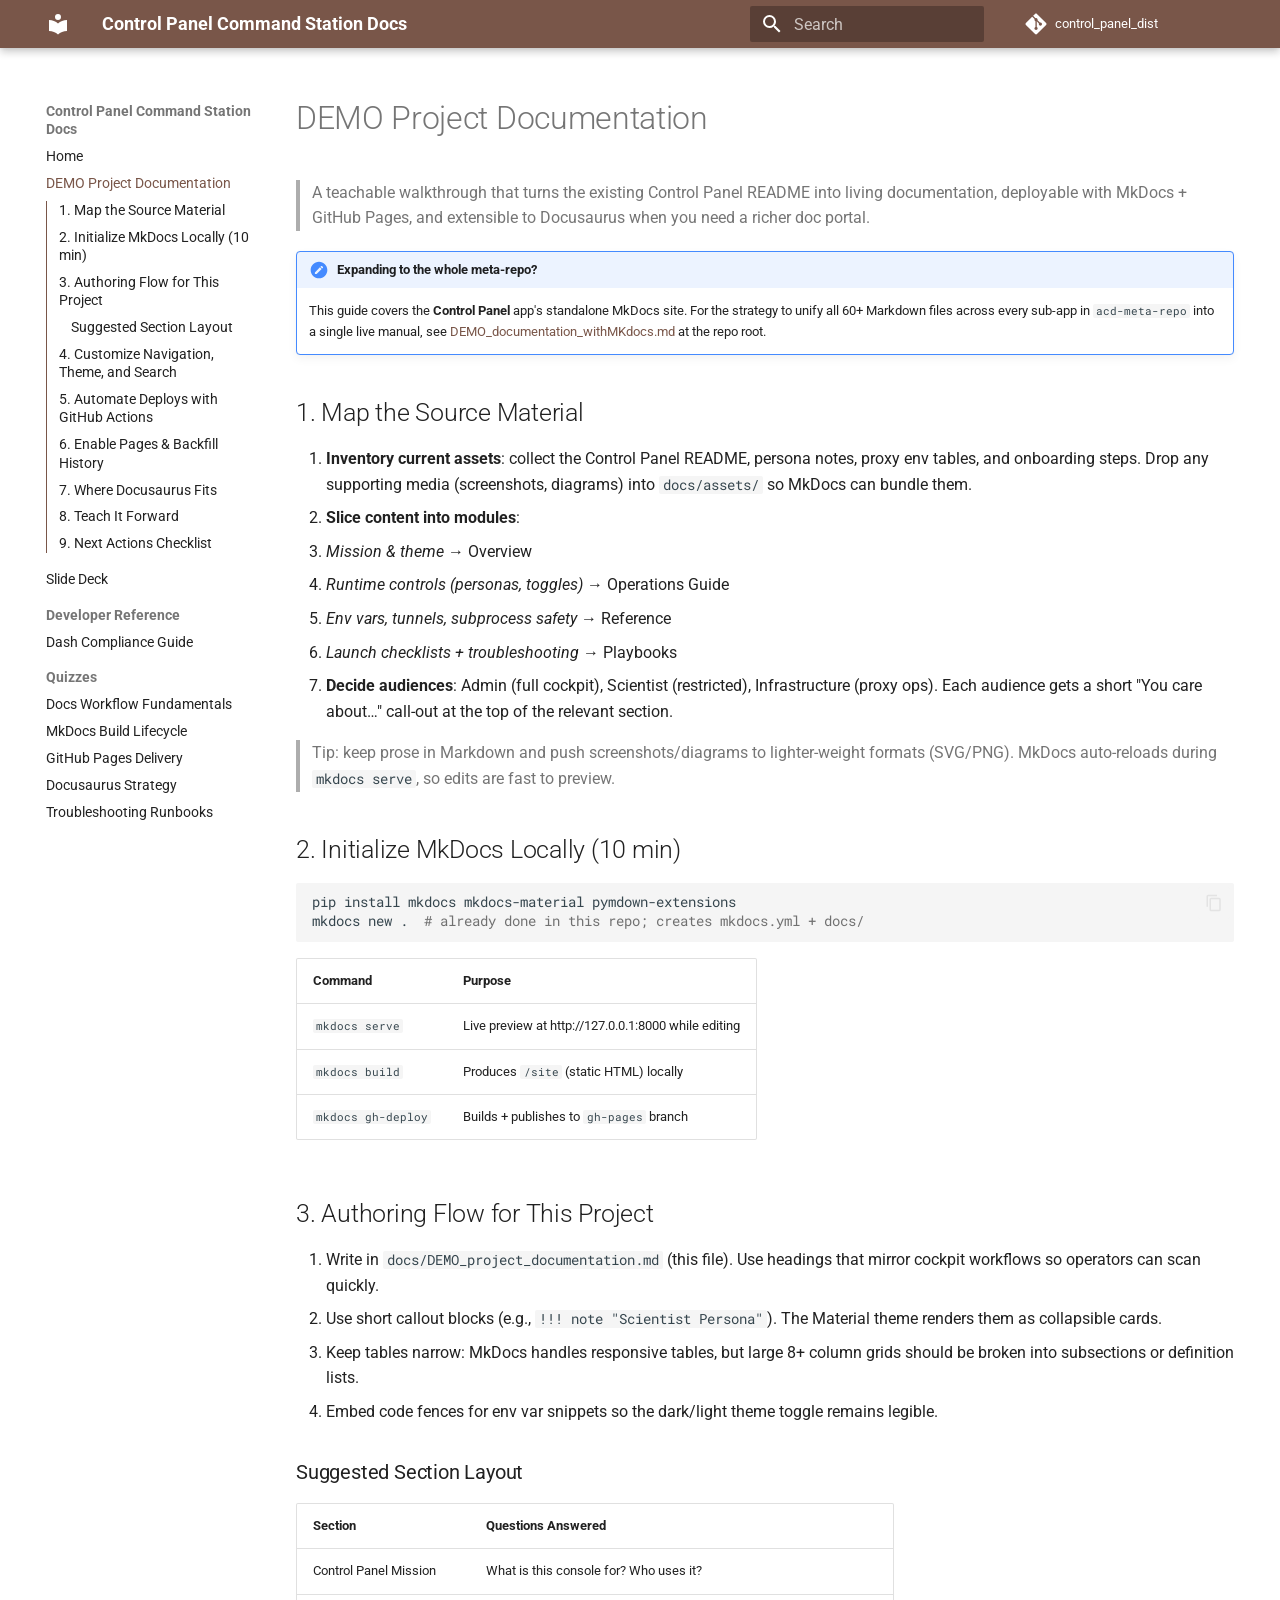
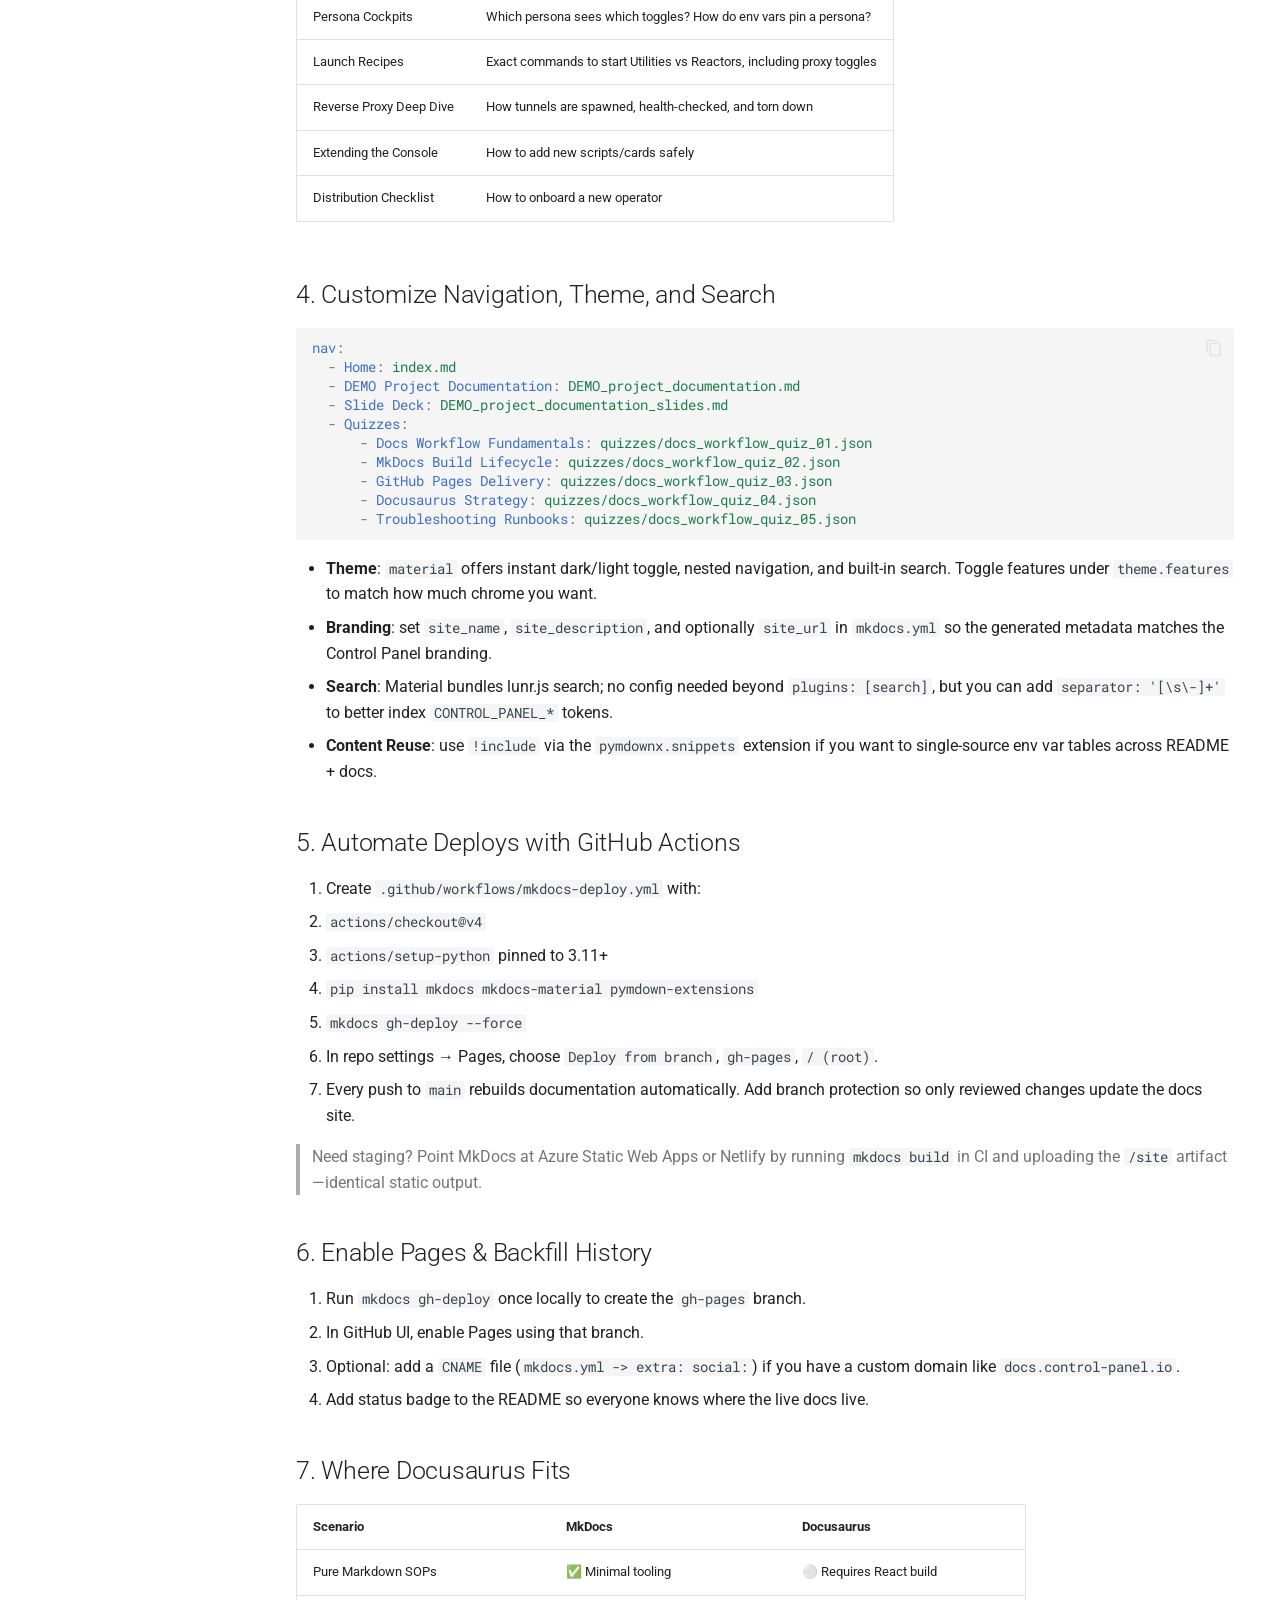
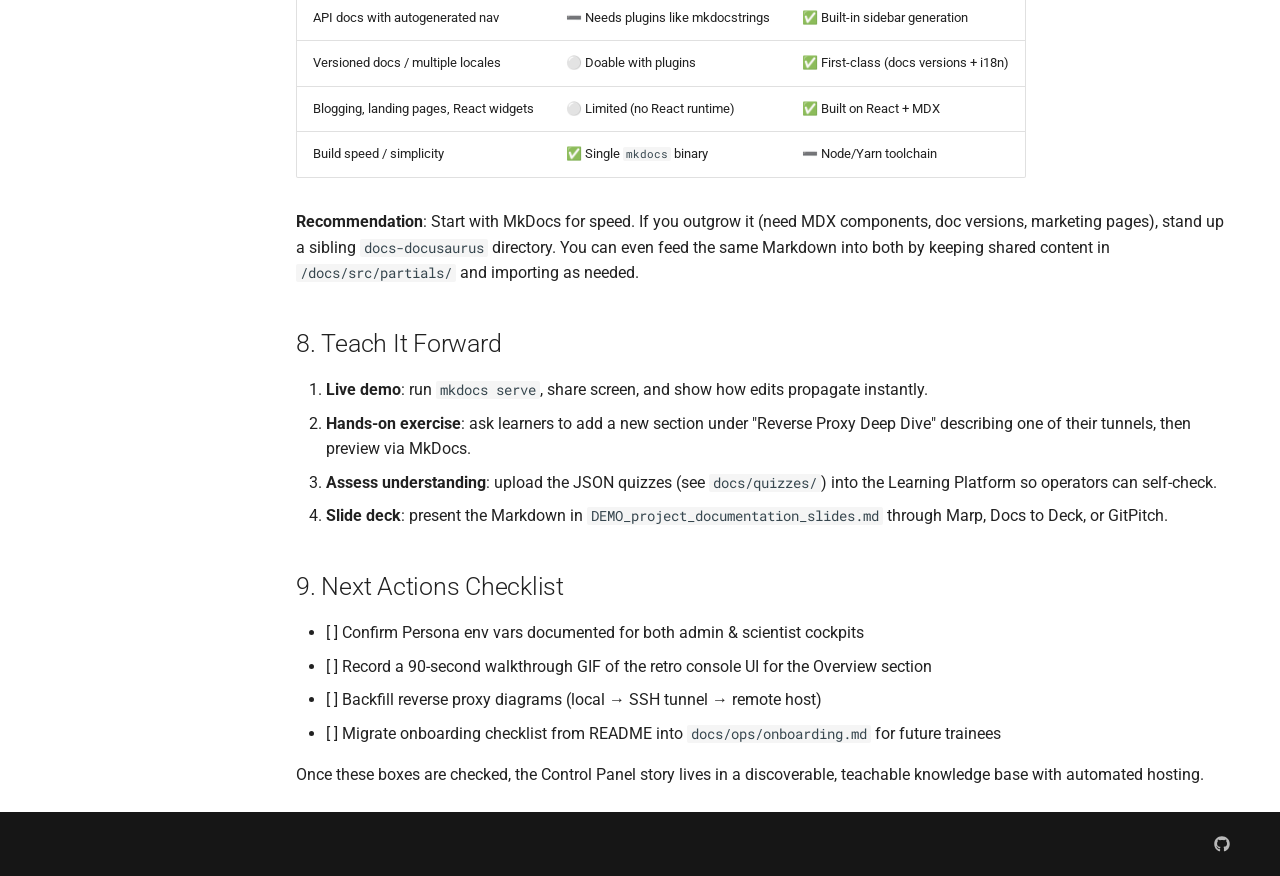
<file: DEMO_project_documentation/index.html>
<!doctype html>
<html lang="en" class="no-js">
  <head>
    
      <meta charset="utf-8">
      <meta name="viewport" content="width=device-width,initial-scale=1">
      
        <meta name="description" content="Teachable documentation for the retro Control Panel command station">
      
      
      
        <link rel="canonical" href="https://gunnarklee.github.io/control_panel_dist/DEMO_project_documentation/">
      
      
        <link rel="prev" href="..">
      
      
        <link rel="next" href="../DEMO_project_documentation_slides/">
      
      
        
      
      
      <link rel="icon" href="../assets/images/favicon.png">
      <meta name="generator" content="mkdocs-1.6.1, mkdocs-material-9.7.7">
    
    
      
        <title>DEMO Project Documentation - Control Panel Command Station Docs</title>
      
    
    
      <link rel="stylesheet" href="../assets/stylesheets/main.ec1eaa64.min.css">
      
        
        <link rel="stylesheet" href="../assets/stylesheets/palette.ab4e12ef.min.css">
      
      


    
    
      
    
    
      
        
        
        <link rel="preconnect" href="https://fonts.gstatic.com" crossorigin>
        <link rel="stylesheet" href="https://fonts.googleapis.com/css?family=Roboto:300,300i,400,400i,700,700i%7CRoboto+Mono:400,400i,700,700i&display=fallback">
        <style>:root{--md-text-font:"Roboto";--md-code-font:"Roboto Mono"}</style>
      
    
    
    <script>__md_scope=new URL("..",location),__md_hash=e=>[...e].reduce(((e,_)=>(e<<5)-e+_.charCodeAt(0)),0),__md_get=(e,_=localStorage,t=__md_scope)=>JSON.parse(_.getItem(t.pathname+"."+e)),__md_set=(e,_,t=localStorage,a=__md_scope)=>{try{t.setItem(a.pathname+"."+e,JSON.stringify(_))}catch(e){}}</script>
    
      

    
    
  </head>
  
  
    
    
      
    
    
    
    
    <body dir="ltr" data-md-color-scheme="default" data-md-color-primary="brown" data-md-color-accent="amber">
  
    
    <input class="md-toggle" data-md-toggle="drawer" type="checkbox" id="__drawer" autocomplete="off">
    <input class="md-toggle" data-md-toggle="search" type="checkbox" id="__search" autocomplete="off">
    <label class="md-overlay" for="__drawer"></label>
    <div data-md-component="skip">
      
        
        <a href="#demo-project-documentation" class="md-skip">
          Skip to content
        </a>
      
    </div>
    <div data-md-component="announce">
      
    </div>
    
    
      

  

<header class="md-header md-header--shadow" data-md-component="header">
  <nav class="md-header__inner md-grid" aria-label="Header">
    <a href=".." title="Control Panel Command Station Docs" class="md-header__button md-logo" aria-label="Control Panel Command Station Docs" data-md-component="logo">
      
  
  <svg xmlns="http://www.w3.org/2000/svg" viewBox="0 0 24 24"><path d="M12 8a3 3 0 0 0 3-3 3 3 0 0 0-3-3 3 3 0 0 0-3 3 3 3 0 0 0 3 3m0 3.54C9.64 9.35 6.5 8 3 8v11c3.5 0 6.64 1.35 9 3.54 2.36-2.19 5.5-3.54 9-3.54V8c-3.5 0-6.64 1.35-9 3.54"/></svg>

    </a>
    <label class="md-header__button md-icon" for="__drawer">
      
      <svg xmlns="http://www.w3.org/2000/svg" viewBox="0 0 24 24"><path d="M3 6h18v2H3zm0 5h18v2H3zm0 5h18v2H3z"/></svg>
    </label>
    <div class="md-header__title" data-md-component="header-title">
      <div class="md-header__ellipsis">
        <div class="md-header__topic">
          <span class="md-ellipsis">
            Control Panel Command Station Docs
          </span>
        </div>
        <div class="md-header__topic" data-md-component="header-topic">
          <span class="md-ellipsis">
            
              DEMO Project Documentation
            
          </span>
        </div>
      </div>
    </div>
    
      
        <form class="md-header__option" data-md-component="palette">
  
    
    
    
    <input class="md-option" data-md-color-media="" data-md-color-scheme="default" data-md-color-primary="brown" data-md-color-accent="amber"  aria-hidden="true"  type="radio" name="__palette" id="__palette_0">
    
  
    
    
    
    <input class="md-option" data-md-color-media="" data-md-color-scheme="slate" data-md-color-primary="brown" data-md-color-accent="lime"  aria-hidden="true"  type="radio" name="__palette" id="__palette_1">
    
  
</form>
      
    
    
      <script>var palette=__md_get("__palette");if(palette&&palette.color){if("(prefers-color-scheme)"===palette.color.media){var media=matchMedia("(prefers-color-scheme: light)"),input=document.querySelector(media.matches?"[data-md-color-media='(prefers-color-scheme: light)']":"[data-md-color-media='(prefers-color-scheme: dark)']");palette.color.media=input.getAttribute("data-md-color-media"),palette.color.scheme=input.getAttribute("data-md-color-scheme"),palette.color.primary=input.getAttribute("data-md-color-primary"),palette.color.accent=input.getAttribute("data-md-color-accent")}for(var[key,value]of Object.entries(palette.color))document.body.setAttribute("data-md-color-"+key,value)}</script>
    
    
    
      
      
        <label class="md-header__button md-icon" for="__search">
          
          <svg xmlns="http://www.w3.org/2000/svg" viewBox="0 0 24 24"><path d="M9.5 3A6.5 6.5 0 0 1 16 9.5c0 1.61-.59 3.09-1.56 4.23l.27.27h.79l5 5-1.5 1.5-5-5v-.79l-.27-.27A6.52 6.52 0 0 1 9.5 16 6.5 6.5 0 0 1 3 9.5 6.5 6.5 0 0 1 9.5 3m0 2C7 5 5 7 5 9.5S7 14 9.5 14 14 12 14 9.5 12 5 9.5 5"/></svg>
        </label>
        <div class="md-search" data-md-component="search" role="dialog">
  <label class="md-search__overlay" for="__search"></label>
  <div class="md-search__inner" role="search">
    <form class="md-search__form" name="search">
      <input type="text" class="md-search__input" name="query" aria-label="Search" placeholder="Search" autocapitalize="off" autocorrect="off" autocomplete="off" spellcheck="false" data-md-component="search-query" required>
      <label class="md-search__icon md-icon" for="__search">
        
        <svg xmlns="http://www.w3.org/2000/svg" viewBox="0 0 24 24"><path d="M9.5 3A6.5 6.5 0 0 1 16 9.5c0 1.61-.59 3.09-1.56 4.23l.27.27h.79l5 5-1.5 1.5-5-5v-.79l-.27-.27A6.52 6.52 0 0 1 9.5 16 6.5 6.5 0 0 1 3 9.5 6.5 6.5 0 0 1 9.5 3m0 2C7 5 5 7 5 9.5S7 14 9.5 14 14 12 14 9.5 12 5 9.5 5"/></svg>
        
        <svg xmlns="http://www.w3.org/2000/svg" viewBox="0 0 24 24"><path d="M20 11v2H8l5.5 5.5-1.42 1.42L4.16 12l7.92-7.92L13.5 5.5 8 11z"/></svg>
      </label>
      <nav class="md-search__options" aria-label="Search">
        
        <button type="reset" class="md-search__icon md-icon" title="Clear" aria-label="Clear" tabindex="-1">
          
          <svg xmlns="http://www.w3.org/2000/svg" viewBox="0 0 24 24"><path d="M19 6.41 17.59 5 12 10.59 6.41 5 5 6.41 10.59 12 5 17.59 6.41 19 12 13.41 17.59 19 19 17.59 13.41 12z"/></svg>
        </button>
      </nav>
      
        <div class="md-search__suggest" data-md-component="search-suggest"></div>
      
    </form>
    <div class="md-search__output">
      <div class="md-search__scrollwrap" tabindex="0" data-md-scrollfix>
        <div class="md-search-result" data-md-component="search-result">
          <div class="md-search-result__meta">
            Initializing search
          </div>
          <ol class="md-search-result__list" role="presentation"></ol>
        </div>
      </div>
    </div>
  </div>
</div>
      
    
    
      <div class="md-header__source">
        <a href="https://github.com/gunnarklee/control_panel_dist" title="Go to repository" class="md-source" data-md-component="source">
  <div class="md-source__icon md-icon">
    
    <svg xmlns="http://www.w3.org/2000/svg" viewBox="0 0 448 512"><!--! Font Awesome Free 7.1.0 by @fontawesome - https://fontawesome.com License - https://fontawesome.com/license/free (Icons: CC BY 4.0, Fonts: SIL OFL 1.1, Code: MIT License) Copyright 2025 Fonticons, Inc.--><path d="M439.6 236.1 244 40.5c-5.4-5.5-12.8-8.5-20.4-8.5s-15 3-20.4 8.4L162.5 81l51.5 51.5c27.1-9.1 52.7 16.8 43.4 43.7l49.7 49.7c34.2-11.8 61.2 31 35.5 56.7-26.5 26.5-70.2-2.9-56-37.3L240.3 199v121.9c25.3 12.5 22.3 41.8 9.1 55-6.4 6.4-15.2 10.1-24.3 10.1s-17.8-3.6-24.3-10.1c-17.6-17.6-11.1-46.9 11.2-56v-123c-20.8-8.5-24.6-30.7-18.6-45L142.6 101 8.5 235.1C3 240.6 0 247.9 0 255.5s3 15 8.5 20.4l195.6 195.7c5.4 5.4 12.7 8.4 20.4 8.4s15-3 20.4-8.4l194.7-194.7c5.4-5.4 8.4-12.8 8.4-20.4s-3-15-8.4-20.4"/></svg>
  </div>
  <div class="md-source__repository">
    control_panel_dist
  </div>
</a>
      </div>
    
  </nav>
  
</header>
    
    <div class="md-container" data-md-component="container">
      
      
        
          
        
      
      <main class="md-main" data-md-component="main">
        <div class="md-main__inner md-grid">
          
            
              
              <div class="md-sidebar md-sidebar--primary" data-md-component="sidebar" data-md-type="navigation" >
                <div class="md-sidebar__scrollwrap">
                  <div class="md-sidebar__inner">
                    



  

<nav class="md-nav md-nav--primary md-nav--integrated" aria-label="Navigation" data-md-level="0">
  <label class="md-nav__title" for="__drawer">
    <a href=".." title="Control Panel Command Station Docs" class="md-nav__button md-logo" aria-label="Control Panel Command Station Docs" data-md-component="logo">
      
  
  <svg xmlns="http://www.w3.org/2000/svg" viewBox="0 0 24 24"><path d="M12 8a3 3 0 0 0 3-3 3 3 0 0 0-3-3 3 3 0 0 0-3 3 3 3 0 0 0 3 3m0 3.54C9.64 9.35 6.5 8 3 8v11c3.5 0 6.64 1.35 9 3.54 2.36-2.19 5.5-3.54 9-3.54V8c-3.5 0-6.64 1.35-9 3.54"/></svg>

    </a>
    Control Panel Command Station Docs
  </label>
  
    <div class="md-nav__source">
      <a href="https://github.com/gunnarklee/control_panel_dist" title="Go to repository" class="md-source" data-md-component="source">
  <div class="md-source__icon md-icon">
    
    <svg xmlns="http://www.w3.org/2000/svg" viewBox="0 0 448 512"><!--! Font Awesome Free 7.1.0 by @fontawesome - https://fontawesome.com License - https://fontawesome.com/license/free (Icons: CC BY 4.0, Fonts: SIL OFL 1.1, Code: MIT License) Copyright 2025 Fonticons, Inc.--><path d="M439.6 236.1 244 40.5c-5.4-5.5-12.8-8.5-20.4-8.5s-15 3-20.4 8.4L162.5 81l51.5 51.5c27.1-9.1 52.7 16.8 43.4 43.7l49.7 49.7c34.2-11.8 61.2 31 35.5 56.7-26.5 26.5-70.2-2.9-56-37.3L240.3 199v121.9c25.3 12.5 22.3 41.8 9.1 55-6.4 6.4-15.2 10.1-24.3 10.1s-17.8-3.6-24.3-10.1c-17.6-17.6-11.1-46.9 11.2-56v-123c-20.8-8.5-24.6-30.7-18.6-45L142.6 101 8.5 235.1C3 240.6 0 247.9 0 255.5s3 15 8.5 20.4l195.6 195.7c5.4 5.4 12.7 8.4 20.4 8.4s15-3 20.4-8.4l194.7-194.7c5.4-5.4 8.4-12.8 8.4-20.4s-3-15-8.4-20.4"/></svg>
  </div>
  <div class="md-source__repository">
    control_panel_dist
  </div>
</a>
    </div>
  
  <ul class="md-nav__list" data-md-scrollfix>
    
      
      
  
  
  
  
    <li class="md-nav__item">
      <a href=".." class="md-nav__link">
        
  
  
  <span class="md-ellipsis">
    
  
    Home
  

    
  </span>
  
  

      </a>
    </li>
  

    
      
      
  
  
    
  
  
  
    <li class="md-nav__item md-nav__item--active">
      
      <input class="md-nav__toggle md-toggle" type="checkbox" id="__toc">
      
      
        
      
      
        <label class="md-nav__link md-nav__link--active" for="__toc">
          
  
  
  <span class="md-ellipsis">
    
  
    DEMO Project Documentation
  

    
  </span>
  
  

          <span class="md-nav__icon md-icon"></span>
        </label>
      
      <a href="./" class="md-nav__link md-nav__link--active">
        
  
  
  <span class="md-ellipsis">
    
  
    DEMO Project Documentation
  

    
  </span>
  
  

      </a>
      
        

<nav class="md-nav md-nav--secondary" aria-label="Table of contents">
  
  
  
    
  
  
    <label class="md-nav__title" for="__toc">
      <span class="md-nav__icon md-icon"></span>
      Table of contents
    </label>
    <ul class="md-nav__list" data-md-component="toc" data-md-scrollfix>
      
        <li class="md-nav__item">
  <a href="#1-map-the-source-material" class="md-nav__link">
    <span class="md-ellipsis">
      
        1. Map the Source Material
      
    </span>
  </a>
  
</li>
      
        <li class="md-nav__item">
  <a href="#2-initialize-mkdocs-locally-10-min" class="md-nav__link">
    <span class="md-ellipsis">
      
        2. Initialize MkDocs Locally (10 min)
      
    </span>
  </a>
  
</li>
      
        <li class="md-nav__item">
  <a href="#3-authoring-flow-for-this-project" class="md-nav__link">
    <span class="md-ellipsis">
      
        3. Authoring Flow for This Project
      
    </span>
  </a>
  
    <nav class="md-nav" aria-label="3. Authoring Flow for This Project">
      <ul class="md-nav__list">
        
          <li class="md-nav__item">
  <a href="#suggested-section-layout" class="md-nav__link">
    <span class="md-ellipsis">
      
        Suggested Section Layout
      
    </span>
  </a>
  
</li>
        
      </ul>
    </nav>
  
</li>
      
        <li class="md-nav__item">
  <a href="#4-customize-navigation-theme-and-search" class="md-nav__link">
    <span class="md-ellipsis">
      
        4. Customize Navigation, Theme, and Search
      
    </span>
  </a>
  
</li>
      
        <li class="md-nav__item">
  <a href="#5-automate-deploys-with-github-actions" class="md-nav__link">
    <span class="md-ellipsis">
      
        5. Automate Deploys with GitHub Actions
      
    </span>
  </a>
  
</li>
      
        <li class="md-nav__item">
  <a href="#6-enable-pages-backfill-history" class="md-nav__link">
    <span class="md-ellipsis">
      
        6. Enable Pages &amp; Backfill History
      
    </span>
  </a>
  
</li>
      
        <li class="md-nav__item">
  <a href="#7-where-docusaurus-fits" class="md-nav__link">
    <span class="md-ellipsis">
      
        7. Where Docusaurus Fits
      
    </span>
  </a>
  
</li>
      
        <li class="md-nav__item">
  <a href="#8-teach-it-forward" class="md-nav__link">
    <span class="md-ellipsis">
      
        8. Teach It Forward
      
    </span>
  </a>
  
</li>
      
        <li class="md-nav__item">
  <a href="#9-next-actions-checklist" class="md-nav__link">
    <span class="md-ellipsis">
      
        9. Next Actions Checklist
      
    </span>
  </a>
  
</li>
      
    </ul>
  
</nav>
      
    </li>
  

    
      
      
  
  
  
  
    <li class="md-nav__item">
      <a href="../DEMO_project_documentation_slides/" class="md-nav__link">
        
  
  
  <span class="md-ellipsis">
    
  
    Slide Deck
  

    
  </span>
  
  

      </a>
    </li>
  

    
      
      
  
  
  
  
    
    
    
    
      
        
        
      
    
    
    <li class="md-nav__item md-nav__item--section md-nav__item--nested">
      
        
        
          
        
        <input class="md-nav__toggle md-toggle md-toggle--indeterminate" type="checkbox" id="__nav_4" >
        
          
          <label class="md-nav__link" for="__nav_4" id="__nav_4_label" tabindex="">
            
  
  
  <span class="md-ellipsis">
    
  
    Developer Reference
  

    
  </span>
  
  

            <span class="md-nav__icon md-icon"></span>
          </label>
        
        <nav class="md-nav" data-md-level="1" aria-labelledby="__nav_4_label" aria-expanded="false">
          <label class="md-nav__title" for="__nav_4">
            <span class="md-nav__icon md-icon"></span>
            
  
    Developer Reference
  

          </label>
          <ul class="md-nav__list" data-md-scrollfix>
            
              
                
  
  
  
  
    <li class="md-nav__item">
      <a href="../dash_compliance/" class="md-nav__link">
        
  
  
  <span class="md-ellipsis">
    
  
    Dash Compliance Guide
  

    
  </span>
  
  

      </a>
    </li>
  

              
            
          </ul>
        </nav>
      
    </li>
  

    
      
      
  
  
  
  
    
    
    
    
      
        
        
      
    
    
    <li class="md-nav__item md-nav__item--section md-nav__item--nested">
      
        
        
          
        
        <input class="md-nav__toggle md-toggle md-toggle--indeterminate" type="checkbox" id="__nav_5" >
        
          
          <label class="md-nav__link" for="__nav_5" id="__nav_5_label" tabindex="">
            
  
  
  <span class="md-ellipsis">
    
  
    Quizzes
  

    
  </span>
  
  

            <span class="md-nav__icon md-icon"></span>
          </label>
        
        <nav class="md-nav" data-md-level="1" aria-labelledby="__nav_5_label" aria-expanded="false">
          <label class="md-nav__title" for="__nav_5">
            <span class="md-nav__icon md-icon"></span>
            
  
    Quizzes
  

          </label>
          <ul class="md-nav__list" data-md-scrollfix>
            
              
                
  
  
  
  
    <li class="md-nav__item">
      <a href="../quizzes/docs_workflow_quiz_01.json" class="md-nav__link">
        
  
  
  <span class="md-ellipsis">
    
  
    Docs Workflow Fundamentals
  

    
  </span>
  
  

      </a>
    </li>
  

              
            
              
                
  
  
  
  
    <li class="md-nav__item">
      <a href="../quizzes/docs_workflow_quiz_02.json" class="md-nav__link">
        
  
  
  <span class="md-ellipsis">
    
  
    MkDocs Build Lifecycle
  

    
  </span>
  
  

      </a>
    </li>
  

              
            
              
                
  
  
  
  
    <li class="md-nav__item">
      <a href="../quizzes/docs_workflow_quiz_03.json" class="md-nav__link">
        
  
  
  <span class="md-ellipsis">
    
  
    GitHub Pages Delivery
  

    
  </span>
  
  

      </a>
    </li>
  

              
            
              
                
  
  
  
  
    <li class="md-nav__item">
      <a href="../quizzes/docs_workflow_quiz_04.json" class="md-nav__link">
        
  
  
  <span class="md-ellipsis">
    
  
    Docusaurus Strategy
  

    
  </span>
  
  

      </a>
    </li>
  

              
            
              
                
  
  
  
  
    <li class="md-nav__item">
      <a href="../quizzes/docs_workflow_quiz_05.json" class="md-nav__link">
        
  
  
  <span class="md-ellipsis">
    
  
    Troubleshooting Runbooks
  

    
  </span>
  
  

      </a>
    </li>
  

              
            
          </ul>
        </nav>
      
    </li>
  

    
  </ul>
</nav>
                  </div>
                </div>
              </div>
            
            
          
          
            <div class="md-content" data-md-component="content">
              
              <article class="md-content__inner md-typeset">
                
                  


  
  


<h1 id="demo-project-documentation">DEMO Project Documentation<a class="headerlink" href="#demo-project-documentation" title="Permanent link">&para;</a></h1>
<blockquote>
<p>A teachable walkthrough that turns the existing Control Panel README into living documentation, deployable with MkDocs + GitHub Pages, and extensible to Docusaurus when you need a richer doc portal.</p>
</blockquote>
<div class="admonition note">
<p class="admonition-title">Expanding to the whole meta-repo?</p>
<p>This guide covers the <strong>Control Panel</strong> app's standalone MkDocs site. For the strategy to unify all 60+ Markdown files across every sub-app in <code>acd-meta-repo</code> into a single live manual, see <a href="../../DEMO_documentation_withMKdocs.md">DEMO_documentation_withMKdocs.md</a> at the repo root.</p>
</div>
<h2 id="1-map-the-source-material">1. Map the Source Material<a class="headerlink" href="#1-map-the-source-material" title="Permanent link">&para;</a></h2>
<ol>
<li><strong>Inventory current assets</strong>: collect the Control Panel README, persona notes, proxy env tables, and onboarding steps. Drop any supporting media (screenshots, diagrams) into <code>docs/assets/</code> so MkDocs can bundle them.</li>
<li><strong>Slice content into modules</strong>:</li>
<li><em>Mission &amp; theme</em> → Overview</li>
<li><em>Runtime controls (personas, toggles)</em> → Operations Guide</li>
<li><em>Env vars, tunnels, subprocess safety</em> → Reference</li>
<li><em>Launch checklists + troubleshooting</em> → Playbooks</li>
<li><strong>Decide audiences</strong>: Admin (full cockpit), Scientist (restricted), Infrastructure (proxy ops). Each audience gets a short "You care about…" call-out at the top of the relevant section.</li>
</ol>
<blockquote>
<p>Tip: keep prose in Markdown and push screenshots/diagrams to lighter-weight formats (SVG/PNG). MkDocs auto-reloads during <code>mkdocs serve</code>, so edits are fast to preview.</p>
</blockquote>
<h2 id="2-initialize-mkdocs-locally-10-min">2. Initialize MkDocs Locally (10 min)<a class="headerlink" href="#2-initialize-mkdocs-locally-10-min" title="Permanent link">&para;</a></h2>
<div class="highlight"><pre><span></span><code>pip<span class="w"> </span>install<span class="w"> </span>mkdocs<span class="w"> </span>mkdocs-material<span class="w"> </span>pymdown-extensions
mkdocs<span class="w"> </span>new<span class="w"> </span>.<span class="w">  </span><span class="c1"># already done in this repo; creates mkdocs.yml + docs/</span>
</code></pre></div>
<table>
<thead>
<tr>
<th>Command</th>
<th>Purpose</th>
</tr>
</thead>
<tbody>
<tr>
<td><code>mkdocs serve</code></td>
<td>Live preview at http://127.0.0.1:8000 while editing</td>
</tr>
<tr>
<td><code>mkdocs build</code></td>
<td>Produces <code>/site</code> (static HTML) locally</td>
</tr>
<tr>
<td><code>mkdocs gh-deploy</code></td>
<td>Builds + publishes to <code>gh-pages</code> branch</td>
</tr>
</tbody>
</table>
<h2 id="3-authoring-flow-for-this-project">3. Authoring Flow for This Project<a class="headerlink" href="#3-authoring-flow-for-this-project" title="Permanent link">&para;</a></h2>
<ol>
<li>Write in <code>docs/DEMO_project_documentation.md</code> (this file). Use headings that mirror cockpit workflows so operators can scan quickly.</li>
<li>Use short callout blocks (e.g., <code>!!! note "Scientist Persona"</code>). The Material theme renders them as collapsible cards.</li>
<li>Keep tables narrow: MkDocs handles responsive tables, but large 8+ column grids should be broken into subsections or definition lists.</li>
<li>Embed code fences for env var snippets so the dark/light theme toggle remains legible.</li>
</ol>
<h3 id="suggested-section-layout">Suggested Section Layout<a class="headerlink" href="#suggested-section-layout" title="Permanent link">&para;</a></h3>
<table>
<thead>
<tr>
<th>Section</th>
<th>Questions Answered</th>
</tr>
</thead>
<tbody>
<tr>
<td>Control Panel Mission</td>
<td>What is this console for? Who uses it?</td>
</tr>
<tr>
<td>Persona Cockpits</td>
<td>Which persona sees which toggles? How do env vars pin a persona?</td>
</tr>
<tr>
<td>Launch Recipes</td>
<td>Exact commands to start Utilities vs Reactors, including proxy toggles</td>
</tr>
<tr>
<td>Reverse Proxy Deep Dive</td>
<td>How tunnels are spawned, health-checked, and torn down</td>
</tr>
<tr>
<td>Extending the Console</td>
<td>How to add new scripts/cards safely</td>
</tr>
<tr>
<td>Distribution Checklist</td>
<td>How to onboard a new operator</td>
</tr>
</tbody>
</table>
<h2 id="4-customize-navigation-theme-and-search">4. Customize Navigation, Theme, and Search<a class="headerlink" href="#4-customize-navigation-theme-and-search" title="Permanent link">&para;</a></h2>
<div class="highlight"><pre><span></span><code><span class="nt">nav</span><span class="p">:</span>
<span class="w">  </span><span class="p p-Indicator">-</span><span class="w"> </span><span class="nt">Home</span><span class="p">:</span><span class="w"> </span><span class="l l-Scalar l-Scalar-Plain">index.md</span>
<span class="w">  </span><span class="p p-Indicator">-</span><span class="w"> </span><span class="nt">DEMO Project Documentation</span><span class="p">:</span><span class="w"> </span><span class="l l-Scalar l-Scalar-Plain">DEMO_project_documentation.md</span>
<span class="w">  </span><span class="p p-Indicator">-</span><span class="w"> </span><span class="nt">Slide Deck</span><span class="p">:</span><span class="w"> </span><span class="l l-Scalar l-Scalar-Plain">DEMO_project_documentation_slides.md</span>
<span class="w">  </span><span class="p p-Indicator">-</span><span class="w"> </span><span class="nt">Quizzes</span><span class="p">:</span>
<span class="w">      </span><span class="p p-Indicator">-</span><span class="w"> </span><span class="nt">Docs Workflow Fundamentals</span><span class="p">:</span><span class="w"> </span><span class="l l-Scalar l-Scalar-Plain">quizzes/docs_workflow_quiz_01.json</span>
<span class="w">      </span><span class="p p-Indicator">-</span><span class="w"> </span><span class="nt">MkDocs Build Lifecycle</span><span class="p">:</span><span class="w"> </span><span class="l l-Scalar l-Scalar-Plain">quizzes/docs_workflow_quiz_02.json</span>
<span class="w">      </span><span class="p p-Indicator">-</span><span class="w"> </span><span class="nt">GitHub Pages Delivery</span><span class="p">:</span><span class="w"> </span><span class="l l-Scalar l-Scalar-Plain">quizzes/docs_workflow_quiz_03.json</span>
<span class="w">      </span><span class="p p-Indicator">-</span><span class="w"> </span><span class="nt">Docusaurus Strategy</span><span class="p">:</span><span class="w"> </span><span class="l l-Scalar l-Scalar-Plain">quizzes/docs_workflow_quiz_04.json</span>
<span class="w">      </span><span class="p p-Indicator">-</span><span class="w"> </span><span class="nt">Troubleshooting Runbooks</span><span class="p">:</span><span class="w"> </span><span class="l l-Scalar l-Scalar-Plain">quizzes/docs_workflow_quiz_05.json</span>
</code></pre></div>
<ul>
<li><strong>Theme</strong>: <code>material</code> offers instant dark/light toggle, nested navigation, and built-in search. Toggle features under <code>theme.features</code> to match how much chrome you want.</li>
<li><strong>Branding</strong>: set <code>site_name</code>, <code>site_description</code>, and optionally <code>site_url</code> in <code>mkdocs.yml</code> so the generated metadata matches the Control Panel branding.</li>
<li><strong>Search</strong>: Material bundles lunr.js search; no config needed beyond <code>plugins: [search]</code>, but you can add <code>separator: '[\s\-]+'</code> to better index <code>CONTROL_PANEL_*</code> tokens.</li>
<li><strong>Content Reuse</strong>: use <code>!include</code> via the <code>pymdownx.snippets</code> extension if you want to single-source env var tables across README + docs.</li>
</ul>
<h2 id="5-automate-deploys-with-github-actions">5. Automate Deploys with GitHub Actions<a class="headerlink" href="#5-automate-deploys-with-github-actions" title="Permanent link">&para;</a></h2>
<ol>
<li>Create <code>.github/workflows/mkdocs-deploy.yml</code> with:</li>
<li><code>actions/checkout@v4</code></li>
<li><code>actions/setup-python</code> pinned to 3.11+</li>
<li><code>pip install mkdocs mkdocs-material pymdown-extensions</code></li>
<li><code>mkdocs gh-deploy --force</code></li>
<li>In repo settings → Pages, choose <code>Deploy from branch</code>, <code>gh-pages</code>, <code>/ (root)</code>.</li>
<li>Every push to <code>main</code> rebuilds documentation automatically. Add branch protection so only reviewed changes update the docs site.</li>
</ol>
<blockquote>
<p>Need staging? Point MkDocs at Azure Static Web Apps or Netlify by running <code>mkdocs build</code> in CI and uploading the <code>/site</code> artifact—identical static output.</p>
</blockquote>
<h2 id="6-enable-pages-backfill-history">6. Enable Pages &amp; Backfill History<a class="headerlink" href="#6-enable-pages-backfill-history" title="Permanent link">&para;</a></h2>
<ol>
<li>Run <code>mkdocs gh-deploy</code> once locally to create the <code>gh-pages</code> branch.</li>
<li>In GitHub UI, enable Pages using that branch.</li>
<li>Optional: add a <code>CNAME</code> file (<code>mkdocs.yml -&gt; extra: social:</code>) if you have a custom domain like <code>docs.control-panel.io</code>.</li>
<li>Add status badge to the README so everyone knows where the live docs live.</li>
</ol>
<h2 id="7-where-docusaurus-fits">7. Where Docusaurus Fits<a class="headerlink" href="#7-where-docusaurus-fits" title="Permanent link">&para;</a></h2>
<table>
<thead>
<tr>
<th>Scenario</th>
<th>MkDocs</th>
<th>Docusaurus</th>
</tr>
</thead>
<tbody>
<tr>
<td>Pure Markdown SOPs</td>
<td>✅ Minimal tooling</td>
<td>⚪ Requires React build</td>
</tr>
<tr>
<td>API docs with autogenerated nav</td>
<td>➖ Needs plugins like mkdocstrings</td>
<td>✅ Built-in sidebar generation</td>
</tr>
<tr>
<td>Versioned docs / multiple locales</td>
<td>⚪ Doable with plugins</td>
<td>✅ First-class (docs versions + i18n)</td>
</tr>
<tr>
<td>Blogging, landing pages, React widgets</td>
<td>⚪ Limited (no React runtime)</td>
<td>✅ Built on React + MDX</td>
</tr>
<tr>
<td>Build speed / simplicity</td>
<td>✅ Single <code>mkdocs</code> binary</td>
<td>➖ Node/Yarn toolchain</td>
</tr>
</tbody>
</table>
<p><strong>Recommendation</strong>: Start with MkDocs for speed. If you outgrow it (need MDX components, doc versions, marketing pages), stand up a sibling <code>docs-docusaurus</code> directory. You can even feed the same Markdown into both by keeping shared content in <code>/docs/src/partials/</code> and importing as needed.</p>
<h2 id="8-teach-it-forward">8. Teach It Forward<a class="headerlink" href="#8-teach-it-forward" title="Permanent link">&para;</a></h2>
<ol>
<li><strong>Live demo</strong>: run <code>mkdocs serve</code>, share screen, and show how edits propagate instantly.</li>
<li><strong>Hands-on exercise</strong>: ask learners to add a new section under "Reverse Proxy Deep Dive" describing one of their tunnels, then preview via MkDocs.</li>
<li><strong>Assess understanding</strong>: upload the JSON quizzes (see <code>docs/quizzes/</code>) into the Learning Platform so operators can self-check.</li>
<li><strong>Slide deck</strong>: present the Markdown in <code>DEMO_project_documentation_slides.md</code> through Marp, Docs to Deck, or GitPitch.</li>
</ol>
<h2 id="9-next-actions-checklist">9. Next Actions Checklist<a class="headerlink" href="#9-next-actions-checklist" title="Permanent link">&para;</a></h2>
<ul>
<li>[ ] Confirm Persona env vars documented for both admin &amp; scientist cockpits</li>
<li>[ ] Record a 90-second walkthrough GIF of the retro console UI for the Overview section</li>
<li>[ ] Backfill reverse proxy diagrams (local → SSH tunnel → remote host)</li>
<li>[ ] Migrate onboarding checklist from README into <code>docs/ops/onboarding.md</code> for future trainees</li>
</ul>
<p>Once these boxes are checked, the Control Panel story lives in a discoverable, teachable knowledge base with automated hosting.</p>












                
              </article>
            </div>
          
          
<script>var target=document.getElementById(location.hash.slice(1));target&&target.name&&(target.checked=target.name.startsWith("__tabbed_"))</script>
        </div>
        
          <button type="button" class="md-top md-icon" data-md-component="top" hidden>
  
  <svg xmlns="http://www.w3.org/2000/svg" viewBox="0 0 24 24"><path d="M13 20h-2V8l-5.5 5.5-1.42-1.42L12 4.16l7.92 7.92-1.42 1.42L13 8z"/></svg>
  Back to top
</button>
        
      </main>
      
        <footer class="md-footer">
  
  <div class="md-footer-meta md-typeset">
    <div class="md-footer-meta__inner md-grid">
      <div class="md-copyright">
  
  
</div>
      
        
<div class="md-social">
  
    
    
    
    
      
      
    
    <a href="https://github.com/gunnarklee/control_panel_dist" target="_blank" rel="noopener" title="github.com" class="md-social__link">
      <svg xmlns="http://www.w3.org/2000/svg" viewBox="0 0 512 512"><!--! Font Awesome Free 7.1.0 by @fontawesome - https://fontawesome.com License - https://fontawesome.com/license/free (Icons: CC BY 4.0, Fonts: SIL OFL 1.1, Code: MIT License) Copyright 2025 Fonticons, Inc.--><path d="M173.9 397.4c0 2-2.3 3.6-5.2 3.6-3.3.3-5.6-1.3-5.6-3.6 0-2 2.3-3.6 5.2-3.6 3-.3 5.6 1.3 5.6 3.6m-31.1-4.5c-.7 2 1.3 4.3 4.3 4.9 2.6 1 5.6 0 6.2-2s-1.3-4.3-4.3-5.2c-2.6-.7-5.5.3-6.2 2.3m44.2-1.7c-2.9.7-4.9 2.6-4.6 4.9.3 2 2.9 3.3 5.9 2.6 2.9-.7 4.9-2.6 4.6-4.6-.3-1.9-3-3.2-5.9-2.9M252.8 8C114.1 8 8 113.3 8 252c0 110.9 69.8 205.8 169.5 239.2 12.8 2.3 17.3-5.6 17.3-12.1 0-6.2-.3-40.4-.3-61.4 0 0-70 15-84.7-29.8 0 0-11.4-29.1-27.8-36.6 0 0-22.9-15.7 1.6-15.4 0 0 24.9 2 38.6 25.8 21.9 38.6 58.6 27.5 72.9 20.9 2.3-16 8.8-27.1 16-33.7-55.9-6.2-112.3-14.3-112.3-110.5 0-27.5 7.6-41.3 23.6-58.9-2.6-6.5-11.1-33.3 2.6-67.9 20.9-6.5 69 27 69 27 20-5.6 41.5-8.5 62.8-8.5s42.8 2.9 62.8 8.5c0 0 48.1-33.6 69-27 13.7 34.7 5.2 61.4 2.6 67.9 16 17.7 25.8 31.5 25.8 58.9 0 96.5-58.9 104.2-114.8 110.5 9.2 7.9 17 22.9 17 46.4 0 33.7-.3 75.4-.3 83.6 0 6.5 4.6 14.4 17.3 12.1C436.2 457.8 504 362.9 504 252 504 113.3 391.5 8 252.8 8M105.2 352.9c-1.3 1-1 3.3.7 5.2 1.6 1.6 3.9 2.3 5.2 1 1.3-1 1-3.3-.7-5.2-1.6-1.6-3.9-2.3-5.2-1m-10.8-8.1c-.7 1.3.3 2.9 2.3 3.9 1.6 1 3.6.7 4.3-.7.7-1.3-.3-2.9-2.3-3.9-2-.6-3.6-.3-4.3.7m32.4 35.6c-1.6 1.3-1 4.3 1.3 6.2 2.3 2.3 5.2 2.6 6.5 1 1.3-1.3.7-4.3-1.3-6.2-2.2-2.3-5.2-2.6-6.5-1m-11.4-14.7c-1.6 1-1.6 3.6 0 5.9s4.3 3.3 5.6 2.3c1.6-1.3 1.6-3.9 0-6.2-1.4-2.3-4-3.3-5.6-2"/></svg>
    </a>
  
</div>
      
    </div>
  </div>
</footer>
      
    </div>
    <div class="md-dialog" data-md-component="dialog">
      <div class="md-dialog__inner md-typeset"></div>
    </div>
    
    
    
      
      
      <script id="__config" type="application/json">{"annotate": null, "base": "..", "features": ["navigation.top", "navigation.expand", "navigation.sections", "navigation.tracking", "toc.integrate", "content.code.copy", "search.highlight", "search.suggest"], "search": "../assets/javascripts/workers/search.2c215733.min.js", "tags": null, "translations": {"clipboard.copied": "Copied to clipboard", "clipboard.copy": "Copy to clipboard", "search.result.more.one": "1 more on this page", "search.result.more.other": "# more on this page", "search.result.none": "No matching documents", "search.result.one": "1 matching document", "search.result.other": "# matching documents", "search.result.placeholder": "Type to start searching", "search.result.term.missing": "Missing", "select.version": "Select version"}, "version": null}</script>
    
    
      <script src="../assets/javascripts/bundle.d7400e89.min.js"></script>
      
    
  </body>
</html>
</file>
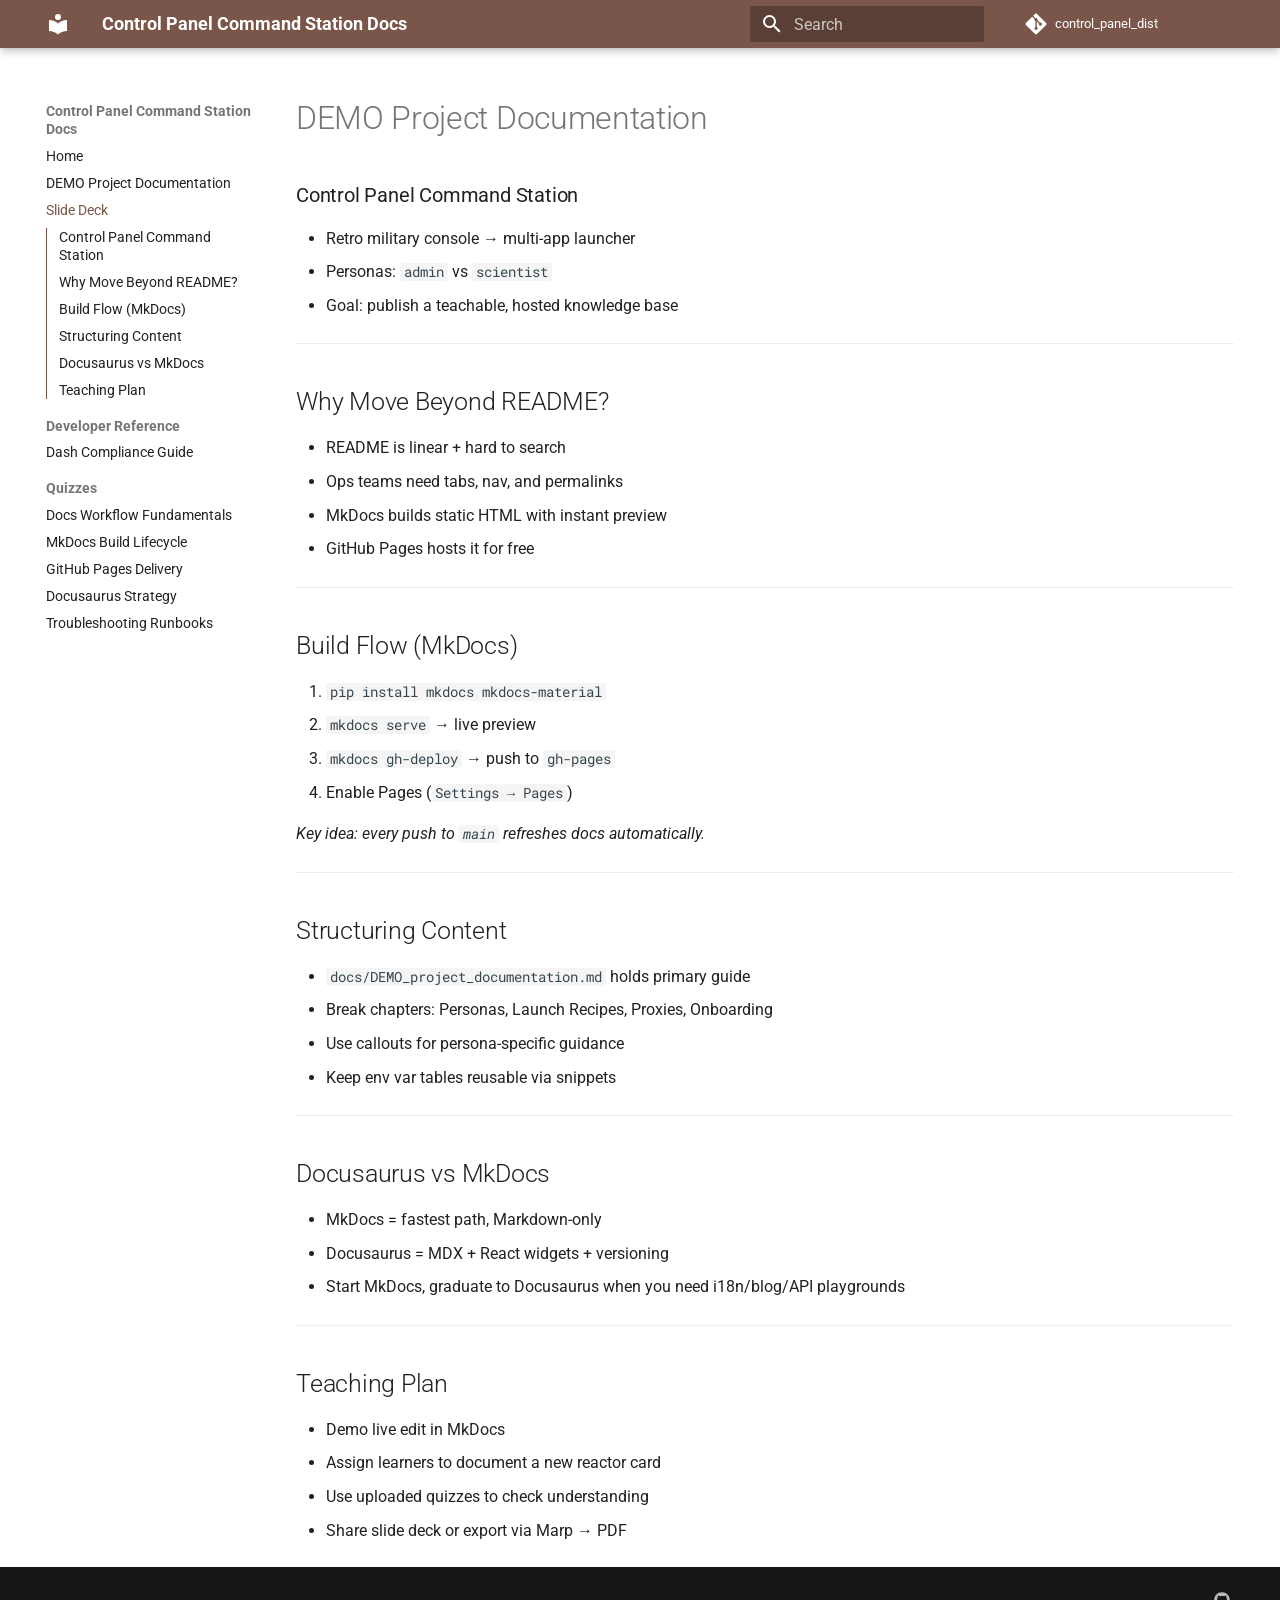
<file: DEMO_project_documentation_slides/index.html>
<!doctype html>
<html lang="en" class="no-js">
  <head>
    
      <meta charset="utf-8">
      <meta name="viewport" content="width=device-width,initial-scale=1">
      
        <meta name="description" content="Teachable documentation for the retro Control Panel command station">
      
      
      
        <link rel="canonical" href="https://gunnarklee.github.io/control_panel_dist/DEMO_project_documentation_slides/">
      
      
        <link rel="prev" href="../DEMO_project_documentation/">
      
      
        <link rel="next" href="../dash_compliance/">
      
      
        
      
      
      <link rel="icon" href="../assets/images/favicon.png">
      <meta name="generator" content="mkdocs-1.6.1, mkdocs-material-9.7.7">
    
    
      
        <title>Slide Deck - Control Panel Command Station Docs</title>
      
    
    
      <link rel="stylesheet" href="../assets/stylesheets/main.ec1eaa64.min.css">
      
        
        <link rel="stylesheet" href="../assets/stylesheets/palette.ab4e12ef.min.css">
      
      


    
    
      
    
    
      
        
        
        <link rel="preconnect" href="https://fonts.gstatic.com" crossorigin>
        <link rel="stylesheet" href="https://fonts.googleapis.com/css?family=Roboto:300,300i,400,400i,700,700i%7CRoboto+Mono:400,400i,700,700i&display=fallback">
        <style>:root{--md-text-font:"Roboto";--md-code-font:"Roboto Mono"}</style>
      
    
    
    <script>__md_scope=new URL("..",location),__md_hash=e=>[...e].reduce(((e,_)=>(e<<5)-e+_.charCodeAt(0)),0),__md_get=(e,_=localStorage,t=__md_scope)=>JSON.parse(_.getItem(t.pathname+"."+e)),__md_set=(e,_,t=localStorage,a=__md_scope)=>{try{t.setItem(a.pathname+"."+e,JSON.stringify(_))}catch(e){}}</script>
    
      

    
    
  </head>
  
  
    
    
      
    
    
    
    
    <body dir="ltr" data-md-color-scheme="default" data-md-color-primary="brown" data-md-color-accent="amber">
  
    
    <input class="md-toggle" data-md-toggle="drawer" type="checkbox" id="__drawer" autocomplete="off">
    <input class="md-toggle" data-md-toggle="search" type="checkbox" id="__search" autocomplete="off">
    <label class="md-overlay" for="__drawer"></label>
    <div data-md-component="skip">
      
        
        <a href="#demo-project-documentation" class="md-skip">
          Skip to content
        </a>
      
    </div>
    <div data-md-component="announce">
      
    </div>
    
    
      

  

<header class="md-header md-header--shadow" data-md-component="header">
  <nav class="md-header__inner md-grid" aria-label="Header">
    <a href=".." title="Control Panel Command Station Docs" class="md-header__button md-logo" aria-label="Control Panel Command Station Docs" data-md-component="logo">
      
  
  <svg xmlns="http://www.w3.org/2000/svg" viewBox="0 0 24 24"><path d="M12 8a3 3 0 0 0 3-3 3 3 0 0 0-3-3 3 3 0 0 0-3 3 3 3 0 0 0 3 3m0 3.54C9.64 9.35 6.5 8 3 8v11c3.5 0 6.64 1.35 9 3.54 2.36-2.19 5.5-3.54 9-3.54V8c-3.5 0-6.64 1.35-9 3.54"/></svg>

    </a>
    <label class="md-header__button md-icon" for="__drawer">
      
      <svg xmlns="http://www.w3.org/2000/svg" viewBox="0 0 24 24"><path d="M3 6h18v2H3zm0 5h18v2H3zm0 5h18v2H3z"/></svg>
    </label>
    <div class="md-header__title" data-md-component="header-title">
      <div class="md-header__ellipsis">
        <div class="md-header__topic">
          <span class="md-ellipsis">
            Control Panel Command Station Docs
          </span>
        </div>
        <div class="md-header__topic" data-md-component="header-topic">
          <span class="md-ellipsis">
            
              Slide Deck
            
          </span>
        </div>
      </div>
    </div>
    
      
        <form class="md-header__option" data-md-component="palette">
  
    
    
    
    <input class="md-option" data-md-color-media="" data-md-color-scheme="default" data-md-color-primary="brown" data-md-color-accent="amber"  aria-hidden="true"  type="radio" name="__palette" id="__palette_0">
    
  
    
    
    
    <input class="md-option" data-md-color-media="" data-md-color-scheme="slate" data-md-color-primary="brown" data-md-color-accent="lime"  aria-hidden="true"  type="radio" name="__palette" id="__palette_1">
    
  
</form>
      
    
    
      <script>var palette=__md_get("__palette");if(palette&&palette.color){if("(prefers-color-scheme)"===palette.color.media){var media=matchMedia("(prefers-color-scheme: light)"),input=document.querySelector(media.matches?"[data-md-color-media='(prefers-color-scheme: light)']":"[data-md-color-media='(prefers-color-scheme: dark)']");palette.color.media=input.getAttribute("data-md-color-media"),palette.color.scheme=input.getAttribute("data-md-color-scheme"),palette.color.primary=input.getAttribute("data-md-color-primary"),palette.color.accent=input.getAttribute("data-md-color-accent")}for(var[key,value]of Object.entries(palette.color))document.body.setAttribute("data-md-color-"+key,value)}</script>
    
    
    
      
      
        <label class="md-header__button md-icon" for="__search">
          
          <svg xmlns="http://www.w3.org/2000/svg" viewBox="0 0 24 24"><path d="M9.5 3A6.5 6.5 0 0 1 16 9.5c0 1.61-.59 3.09-1.56 4.23l.27.27h.79l5 5-1.5 1.5-5-5v-.79l-.27-.27A6.52 6.52 0 0 1 9.5 16 6.5 6.5 0 0 1 3 9.5 6.5 6.5 0 0 1 9.5 3m0 2C7 5 5 7 5 9.5S7 14 9.5 14 14 12 14 9.5 12 5 9.5 5"/></svg>
        </label>
        <div class="md-search" data-md-component="search" role="dialog">
  <label class="md-search__overlay" for="__search"></label>
  <div class="md-search__inner" role="search">
    <form class="md-search__form" name="search">
      <input type="text" class="md-search__input" name="query" aria-label="Search" placeholder="Search" autocapitalize="off" autocorrect="off" autocomplete="off" spellcheck="false" data-md-component="search-query" required>
      <label class="md-search__icon md-icon" for="__search">
        
        <svg xmlns="http://www.w3.org/2000/svg" viewBox="0 0 24 24"><path d="M9.5 3A6.5 6.5 0 0 1 16 9.5c0 1.61-.59 3.09-1.56 4.23l.27.27h.79l5 5-1.5 1.5-5-5v-.79l-.27-.27A6.52 6.52 0 0 1 9.5 16 6.5 6.5 0 0 1 3 9.5 6.5 6.5 0 0 1 9.5 3m0 2C7 5 5 7 5 9.5S7 14 9.5 14 14 12 14 9.5 12 5 9.5 5"/></svg>
        
        <svg xmlns="http://www.w3.org/2000/svg" viewBox="0 0 24 24"><path d="M20 11v2H8l5.5 5.5-1.42 1.42L4.16 12l7.92-7.92L13.5 5.5 8 11z"/></svg>
      </label>
      <nav class="md-search__options" aria-label="Search">
        
        <button type="reset" class="md-search__icon md-icon" title="Clear" aria-label="Clear" tabindex="-1">
          
          <svg xmlns="http://www.w3.org/2000/svg" viewBox="0 0 24 24"><path d="M19 6.41 17.59 5 12 10.59 6.41 5 5 6.41 10.59 12 5 17.59 6.41 19 12 13.41 17.59 19 19 17.59 13.41 12z"/></svg>
        </button>
      </nav>
      
        <div class="md-search__suggest" data-md-component="search-suggest"></div>
      
    </form>
    <div class="md-search__output">
      <div class="md-search__scrollwrap" tabindex="0" data-md-scrollfix>
        <div class="md-search-result" data-md-component="search-result">
          <div class="md-search-result__meta">
            Initializing search
          </div>
          <ol class="md-search-result__list" role="presentation"></ol>
        </div>
      </div>
    </div>
  </div>
</div>
      
    
    
      <div class="md-header__source">
        <a href="https://github.com/gunnarklee/control_panel_dist" title="Go to repository" class="md-source" data-md-component="source">
  <div class="md-source__icon md-icon">
    
    <svg xmlns="http://www.w3.org/2000/svg" viewBox="0 0 448 512"><!--! Font Awesome Free 7.1.0 by @fontawesome - https://fontawesome.com License - https://fontawesome.com/license/free (Icons: CC BY 4.0, Fonts: SIL OFL 1.1, Code: MIT License) Copyright 2025 Fonticons, Inc.--><path d="M439.6 236.1 244 40.5c-5.4-5.5-12.8-8.5-20.4-8.5s-15 3-20.4 8.4L162.5 81l51.5 51.5c27.1-9.1 52.7 16.8 43.4 43.7l49.7 49.7c34.2-11.8 61.2 31 35.5 56.7-26.5 26.5-70.2-2.9-56-37.3L240.3 199v121.9c25.3 12.5 22.3 41.8 9.1 55-6.4 6.4-15.2 10.1-24.3 10.1s-17.8-3.6-24.3-10.1c-17.6-17.6-11.1-46.9 11.2-56v-123c-20.8-8.5-24.6-30.7-18.6-45L142.6 101 8.5 235.1C3 240.6 0 247.9 0 255.5s3 15 8.5 20.4l195.6 195.7c5.4 5.4 12.7 8.4 20.4 8.4s15-3 20.4-8.4l194.7-194.7c5.4-5.4 8.4-12.8 8.4-20.4s-3-15-8.4-20.4"/></svg>
  </div>
  <div class="md-source__repository">
    control_panel_dist
  </div>
</a>
      </div>
    
  </nav>
  
</header>
    
    <div class="md-container" data-md-component="container">
      
      
        
          
        
      
      <main class="md-main" data-md-component="main">
        <div class="md-main__inner md-grid">
          
            
              
              <div class="md-sidebar md-sidebar--primary" data-md-component="sidebar" data-md-type="navigation" >
                <div class="md-sidebar__scrollwrap">
                  <div class="md-sidebar__inner">
                    



  

<nav class="md-nav md-nav--primary md-nav--integrated" aria-label="Navigation" data-md-level="0">
  <label class="md-nav__title" for="__drawer">
    <a href=".." title="Control Panel Command Station Docs" class="md-nav__button md-logo" aria-label="Control Panel Command Station Docs" data-md-component="logo">
      
  
  <svg xmlns="http://www.w3.org/2000/svg" viewBox="0 0 24 24"><path d="M12 8a3 3 0 0 0 3-3 3 3 0 0 0-3-3 3 3 0 0 0-3 3 3 3 0 0 0 3 3m0 3.54C9.64 9.35 6.5 8 3 8v11c3.5 0 6.64 1.35 9 3.54 2.36-2.19 5.5-3.54 9-3.54V8c-3.5 0-6.64 1.35-9 3.54"/></svg>

    </a>
    Control Panel Command Station Docs
  </label>
  
    <div class="md-nav__source">
      <a href="https://github.com/gunnarklee/control_panel_dist" title="Go to repository" class="md-source" data-md-component="source">
  <div class="md-source__icon md-icon">
    
    <svg xmlns="http://www.w3.org/2000/svg" viewBox="0 0 448 512"><!--! Font Awesome Free 7.1.0 by @fontawesome - https://fontawesome.com License - https://fontawesome.com/license/free (Icons: CC BY 4.0, Fonts: SIL OFL 1.1, Code: MIT License) Copyright 2025 Fonticons, Inc.--><path d="M439.6 236.1 244 40.5c-5.4-5.5-12.8-8.5-20.4-8.5s-15 3-20.4 8.4L162.5 81l51.5 51.5c27.1-9.1 52.7 16.8 43.4 43.7l49.7 49.7c34.2-11.8 61.2 31 35.5 56.7-26.5 26.5-70.2-2.9-56-37.3L240.3 199v121.9c25.3 12.5 22.3 41.8 9.1 55-6.4 6.4-15.2 10.1-24.3 10.1s-17.8-3.6-24.3-10.1c-17.6-17.6-11.1-46.9 11.2-56v-123c-20.8-8.5-24.6-30.7-18.6-45L142.6 101 8.5 235.1C3 240.6 0 247.9 0 255.5s3 15 8.5 20.4l195.6 195.7c5.4 5.4 12.7 8.4 20.4 8.4s15-3 20.4-8.4l194.7-194.7c5.4-5.4 8.4-12.8 8.4-20.4s-3-15-8.4-20.4"/></svg>
  </div>
  <div class="md-source__repository">
    control_panel_dist
  </div>
</a>
    </div>
  
  <ul class="md-nav__list" data-md-scrollfix>
    
      
      
  
  
  
  
    <li class="md-nav__item">
      <a href=".." class="md-nav__link">
        
  
  
  <span class="md-ellipsis">
    
  
    Home
  

    
  </span>
  
  

      </a>
    </li>
  

    
      
      
  
  
  
  
    <li class="md-nav__item">
      <a href="../DEMO_project_documentation/" class="md-nav__link">
        
  
  
  <span class="md-ellipsis">
    
  
    DEMO Project Documentation
  

    
  </span>
  
  

      </a>
    </li>
  

    
      
      
  
  
    
  
  
  
    <li class="md-nav__item md-nav__item--active">
      
      <input class="md-nav__toggle md-toggle" type="checkbox" id="__toc">
      
      
        
      
      
        <label class="md-nav__link md-nav__link--active" for="__toc">
          
  
  
  <span class="md-ellipsis">
    
  
    Slide Deck
  

    
  </span>
  
  

          <span class="md-nav__icon md-icon"></span>
        </label>
      
      <a href="./" class="md-nav__link md-nav__link--active">
        
  
  
  <span class="md-ellipsis">
    
  
    Slide Deck
  

    
  </span>
  
  

      </a>
      
        

<nav class="md-nav md-nav--secondary" aria-label="Table of contents">
  
  
  
    
  
  
    <label class="md-nav__title" for="__toc">
      <span class="md-nav__icon md-icon"></span>
      Table of contents
    </label>
    <ul class="md-nav__list" data-md-component="toc" data-md-scrollfix>
      
        <li class="md-nav__item">
  <a href="#control-panel-command-station" class="md-nav__link">
    <span class="md-ellipsis">
      
        Control Panel Command Station
      
    </span>
  </a>
  
</li>
      
        <li class="md-nav__item">
  <a href="#why-move-beyond-readme" class="md-nav__link">
    <span class="md-ellipsis">
      
        Why Move Beyond README?
      
    </span>
  </a>
  
</li>
      
        <li class="md-nav__item">
  <a href="#build-flow-mkdocs" class="md-nav__link">
    <span class="md-ellipsis">
      
        Build Flow (MkDocs)
      
    </span>
  </a>
  
</li>
      
        <li class="md-nav__item">
  <a href="#structuring-content" class="md-nav__link">
    <span class="md-ellipsis">
      
        Structuring Content
      
    </span>
  </a>
  
</li>
      
        <li class="md-nav__item">
  <a href="#docusaurus-vs-mkdocs" class="md-nav__link">
    <span class="md-ellipsis">
      
        Docusaurus vs MkDocs
      
    </span>
  </a>
  
</li>
      
        <li class="md-nav__item">
  <a href="#teaching-plan" class="md-nav__link">
    <span class="md-ellipsis">
      
        Teaching Plan
      
    </span>
  </a>
  
</li>
      
    </ul>
  
</nav>
      
    </li>
  

    
      
      
  
  
  
  
    
    
    
    
      
        
        
      
    
    
    <li class="md-nav__item md-nav__item--section md-nav__item--nested">
      
        
        
          
        
        <input class="md-nav__toggle md-toggle md-toggle--indeterminate" type="checkbox" id="__nav_4" >
        
          
          <label class="md-nav__link" for="__nav_4" id="__nav_4_label" tabindex="">
            
  
  
  <span class="md-ellipsis">
    
  
    Developer Reference
  

    
  </span>
  
  

            <span class="md-nav__icon md-icon"></span>
          </label>
        
        <nav class="md-nav" data-md-level="1" aria-labelledby="__nav_4_label" aria-expanded="false">
          <label class="md-nav__title" for="__nav_4">
            <span class="md-nav__icon md-icon"></span>
            
  
    Developer Reference
  

          </label>
          <ul class="md-nav__list" data-md-scrollfix>
            
              
                
  
  
  
  
    <li class="md-nav__item">
      <a href="../dash_compliance/" class="md-nav__link">
        
  
  
  <span class="md-ellipsis">
    
  
    Dash Compliance Guide
  

    
  </span>
  
  

      </a>
    </li>
  

              
            
          </ul>
        </nav>
      
    </li>
  

    
      
      
  
  
  
  
    
    
    
    
      
        
        
      
    
    
    <li class="md-nav__item md-nav__item--section md-nav__item--nested">
      
        
        
          
        
        <input class="md-nav__toggle md-toggle md-toggle--indeterminate" type="checkbox" id="__nav_5" >
        
          
          <label class="md-nav__link" for="__nav_5" id="__nav_5_label" tabindex="">
            
  
  
  <span class="md-ellipsis">
    
  
    Quizzes
  

    
  </span>
  
  

            <span class="md-nav__icon md-icon"></span>
          </label>
        
        <nav class="md-nav" data-md-level="1" aria-labelledby="__nav_5_label" aria-expanded="false">
          <label class="md-nav__title" for="__nav_5">
            <span class="md-nav__icon md-icon"></span>
            
  
    Quizzes
  

          </label>
          <ul class="md-nav__list" data-md-scrollfix>
            
              
                
  
  
  
  
    <li class="md-nav__item">
      <a href="../quizzes/docs_workflow_quiz_01.json" class="md-nav__link">
        
  
  
  <span class="md-ellipsis">
    
  
    Docs Workflow Fundamentals
  

    
  </span>
  
  

      </a>
    </li>
  

              
            
              
                
  
  
  
  
    <li class="md-nav__item">
      <a href="../quizzes/docs_workflow_quiz_02.json" class="md-nav__link">
        
  
  
  <span class="md-ellipsis">
    
  
    MkDocs Build Lifecycle
  

    
  </span>
  
  

      </a>
    </li>
  

              
            
              
                
  
  
  
  
    <li class="md-nav__item">
      <a href="../quizzes/docs_workflow_quiz_03.json" class="md-nav__link">
        
  
  
  <span class="md-ellipsis">
    
  
    GitHub Pages Delivery
  

    
  </span>
  
  

      </a>
    </li>
  

              
            
              
                
  
  
  
  
    <li class="md-nav__item">
      <a href="../quizzes/docs_workflow_quiz_04.json" class="md-nav__link">
        
  
  
  <span class="md-ellipsis">
    
  
    Docusaurus Strategy
  

    
  </span>
  
  

      </a>
    </li>
  

              
            
              
                
  
  
  
  
    <li class="md-nav__item">
      <a href="../quizzes/docs_workflow_quiz_05.json" class="md-nav__link">
        
  
  
  <span class="md-ellipsis">
    
  
    Troubleshooting Runbooks
  

    
  </span>
  
  

      </a>
    </li>
  

              
            
          </ul>
        </nav>
      
    </li>
  

    
  </ul>
</nav>
                  </div>
                </div>
              </div>
            
            
          
          
            <div class="md-content" data-md-component="content">
              
              <article class="md-content__inner md-typeset">
                
                  


  
  


<h1 id="demo-project-documentation">DEMO Project Documentation<a class="headerlink" href="#demo-project-documentation" title="Permanent link">&para;</a></h1>
<h3 id="control-panel-command-station">Control Panel Command Station<a class="headerlink" href="#control-panel-command-station" title="Permanent link">&para;</a></h3>
<ul>
<li>Retro military console → multi-app launcher</li>
<li>Personas: <code>admin</code> vs <code>scientist</code></li>
<li>Goal: publish a teachable, hosted knowledge base</li>
</ul>
<hr />
<h2 id="why-move-beyond-readme">Why Move Beyond README?<a class="headerlink" href="#why-move-beyond-readme" title="Permanent link">&para;</a></h2>
<ul>
<li>README is linear + hard to search</li>
<li>Ops teams need tabs, nav, and permalinks</li>
<li>MkDocs builds static HTML with instant preview</li>
<li>GitHub Pages hosts it for free</li>
</ul>
<hr />
<h2 id="build-flow-mkdocs">Build Flow (MkDocs)<a class="headerlink" href="#build-flow-mkdocs" title="Permanent link">&para;</a></h2>
<ol>
<li><code>pip install mkdocs mkdocs-material</code></li>
<li><code>mkdocs serve</code> → live preview</li>
<li><code>mkdocs gh-deploy</code> → push to <code>gh-pages</code></li>
<li>Enable Pages (<code>Settings → Pages</code>)</li>
</ol>
<p><em>Key idea: every push to <code>main</code> refreshes docs automatically.</em></p>
<hr />
<h2 id="structuring-content">Structuring Content<a class="headerlink" href="#structuring-content" title="Permanent link">&para;</a></h2>
<ul>
<li><code>docs/DEMO_project_documentation.md</code> holds primary guide</li>
<li>Break chapters: Personas, Launch Recipes, Proxies, Onboarding</li>
<li>Use callouts for persona-specific guidance</li>
<li>Keep env var tables reusable via snippets</li>
</ul>
<hr />
<h2 id="docusaurus-vs-mkdocs">Docusaurus vs MkDocs<a class="headerlink" href="#docusaurus-vs-mkdocs" title="Permanent link">&para;</a></h2>
<ul>
<li>MkDocs = fastest path, Markdown-only</li>
<li>Docusaurus = MDX + React widgets + versioning</li>
<li>Start MkDocs, graduate to Docusaurus when you need i18n/blog/API playgrounds</li>
</ul>
<hr />
<h2 id="teaching-plan">Teaching Plan<a class="headerlink" href="#teaching-plan" title="Permanent link">&para;</a></h2>
<ul>
<li>Demo live edit in MkDocs</li>
<li>Assign learners to document a new reactor card</li>
<li>Use uploaded quizzes to check understanding</li>
<li>Share slide deck or export via Marp → PDF</li>
</ul>







  
  






                
              </article>
            </div>
          
          
<script>var target=document.getElementById(location.hash.slice(1));target&&target.name&&(target.checked=target.name.startsWith("__tabbed_"))</script>
        </div>
        
          <button type="button" class="md-top md-icon" data-md-component="top" hidden>
  
  <svg xmlns="http://www.w3.org/2000/svg" viewBox="0 0 24 24"><path d="M13 20h-2V8l-5.5 5.5-1.42-1.42L12 4.16l7.92 7.92-1.42 1.42L13 8z"/></svg>
  Back to top
</button>
        
      </main>
      
        <footer class="md-footer">
  
  <div class="md-footer-meta md-typeset">
    <div class="md-footer-meta__inner md-grid">
      <div class="md-copyright">
  
  
</div>
      
        
<div class="md-social">
  
    
    
    
    
      
      
    
    <a href="https://github.com/gunnarklee/control_panel_dist" target="_blank" rel="noopener" title="github.com" class="md-social__link">
      <svg xmlns="http://www.w3.org/2000/svg" viewBox="0 0 512 512"><!--! Font Awesome Free 7.1.0 by @fontawesome - https://fontawesome.com License - https://fontawesome.com/license/free (Icons: CC BY 4.0, Fonts: SIL OFL 1.1, Code: MIT License) Copyright 2025 Fonticons, Inc.--><path d="M173.9 397.4c0 2-2.3 3.6-5.2 3.6-3.3.3-5.6-1.3-5.6-3.6 0-2 2.3-3.6 5.2-3.6 3-.3 5.6 1.3 5.6 3.6m-31.1-4.5c-.7 2 1.3 4.3 4.3 4.9 2.6 1 5.6 0 6.2-2s-1.3-4.3-4.3-5.2c-2.6-.7-5.5.3-6.2 2.3m44.2-1.7c-2.9.7-4.9 2.6-4.6 4.9.3 2 2.9 3.3 5.9 2.6 2.9-.7 4.9-2.6 4.6-4.6-.3-1.9-3-3.2-5.9-2.9M252.8 8C114.1 8 8 113.3 8 252c0 110.9 69.8 205.8 169.5 239.2 12.8 2.3 17.3-5.6 17.3-12.1 0-6.2-.3-40.4-.3-61.4 0 0-70 15-84.7-29.8 0 0-11.4-29.1-27.8-36.6 0 0-22.9-15.7 1.6-15.4 0 0 24.9 2 38.6 25.8 21.9 38.6 58.6 27.5 72.9 20.9 2.3-16 8.8-27.1 16-33.7-55.9-6.2-112.3-14.3-112.3-110.5 0-27.5 7.6-41.3 23.6-58.9-2.6-6.5-11.1-33.3 2.6-67.9 20.9-6.5 69 27 69 27 20-5.6 41.5-8.5 62.8-8.5s42.8 2.9 62.8 8.5c0 0 48.1-33.6 69-27 13.7 34.7 5.2 61.4 2.6 67.9 16 17.7 25.8 31.5 25.8 58.9 0 96.5-58.9 104.2-114.8 110.5 9.2 7.9 17 22.9 17 46.4 0 33.7-.3 75.4-.3 83.6 0 6.5 4.6 14.4 17.3 12.1C436.2 457.8 504 362.9 504 252 504 113.3 391.5 8 252.8 8M105.2 352.9c-1.3 1-1 3.3.7 5.2 1.6 1.6 3.9 2.3 5.2 1 1.3-1 1-3.3-.7-5.2-1.6-1.6-3.9-2.3-5.2-1m-10.8-8.1c-.7 1.3.3 2.9 2.3 3.9 1.6 1 3.6.7 4.3-.7.7-1.3-.3-2.9-2.3-3.9-2-.6-3.6-.3-4.3.7m32.4 35.6c-1.6 1.3-1 4.3 1.3 6.2 2.3 2.3 5.2 2.6 6.5 1 1.3-1.3.7-4.3-1.3-6.2-2.2-2.3-5.2-2.6-6.5-1m-11.4-14.7c-1.6 1-1.6 3.6 0 5.9s4.3 3.3 5.6 2.3c1.6-1.3 1.6-3.9 0-6.2-1.4-2.3-4-3.3-5.6-2"/></svg>
    </a>
  
</div>
      
    </div>
  </div>
</footer>
      
    </div>
    <div class="md-dialog" data-md-component="dialog">
      <div class="md-dialog__inner md-typeset"></div>
    </div>
    
    
    
      
      
      <script id="__config" type="application/json">{"annotate": null, "base": "..", "features": ["navigation.top", "navigation.expand", "navigation.sections", "navigation.tracking", "toc.integrate", "content.code.copy", "search.highlight", "search.suggest"], "search": "../assets/javascripts/workers/search.2c215733.min.js", "tags": null, "translations": {"clipboard.copied": "Copied to clipboard", "clipboard.copy": "Copy to clipboard", "search.result.more.one": "1 more on this page", "search.result.more.other": "# more on this page", "search.result.none": "No matching documents", "search.result.one": "1 matching document", "search.result.other": "# matching documents", "search.result.placeholder": "Type to start searching", "search.result.term.missing": "Missing", "select.version": "Select version"}, "version": null}</script>
    
    
      <script src="../assets/javascripts/bundle.d7400e89.min.js"></script>
      
    
  </body>
</html>
</file>
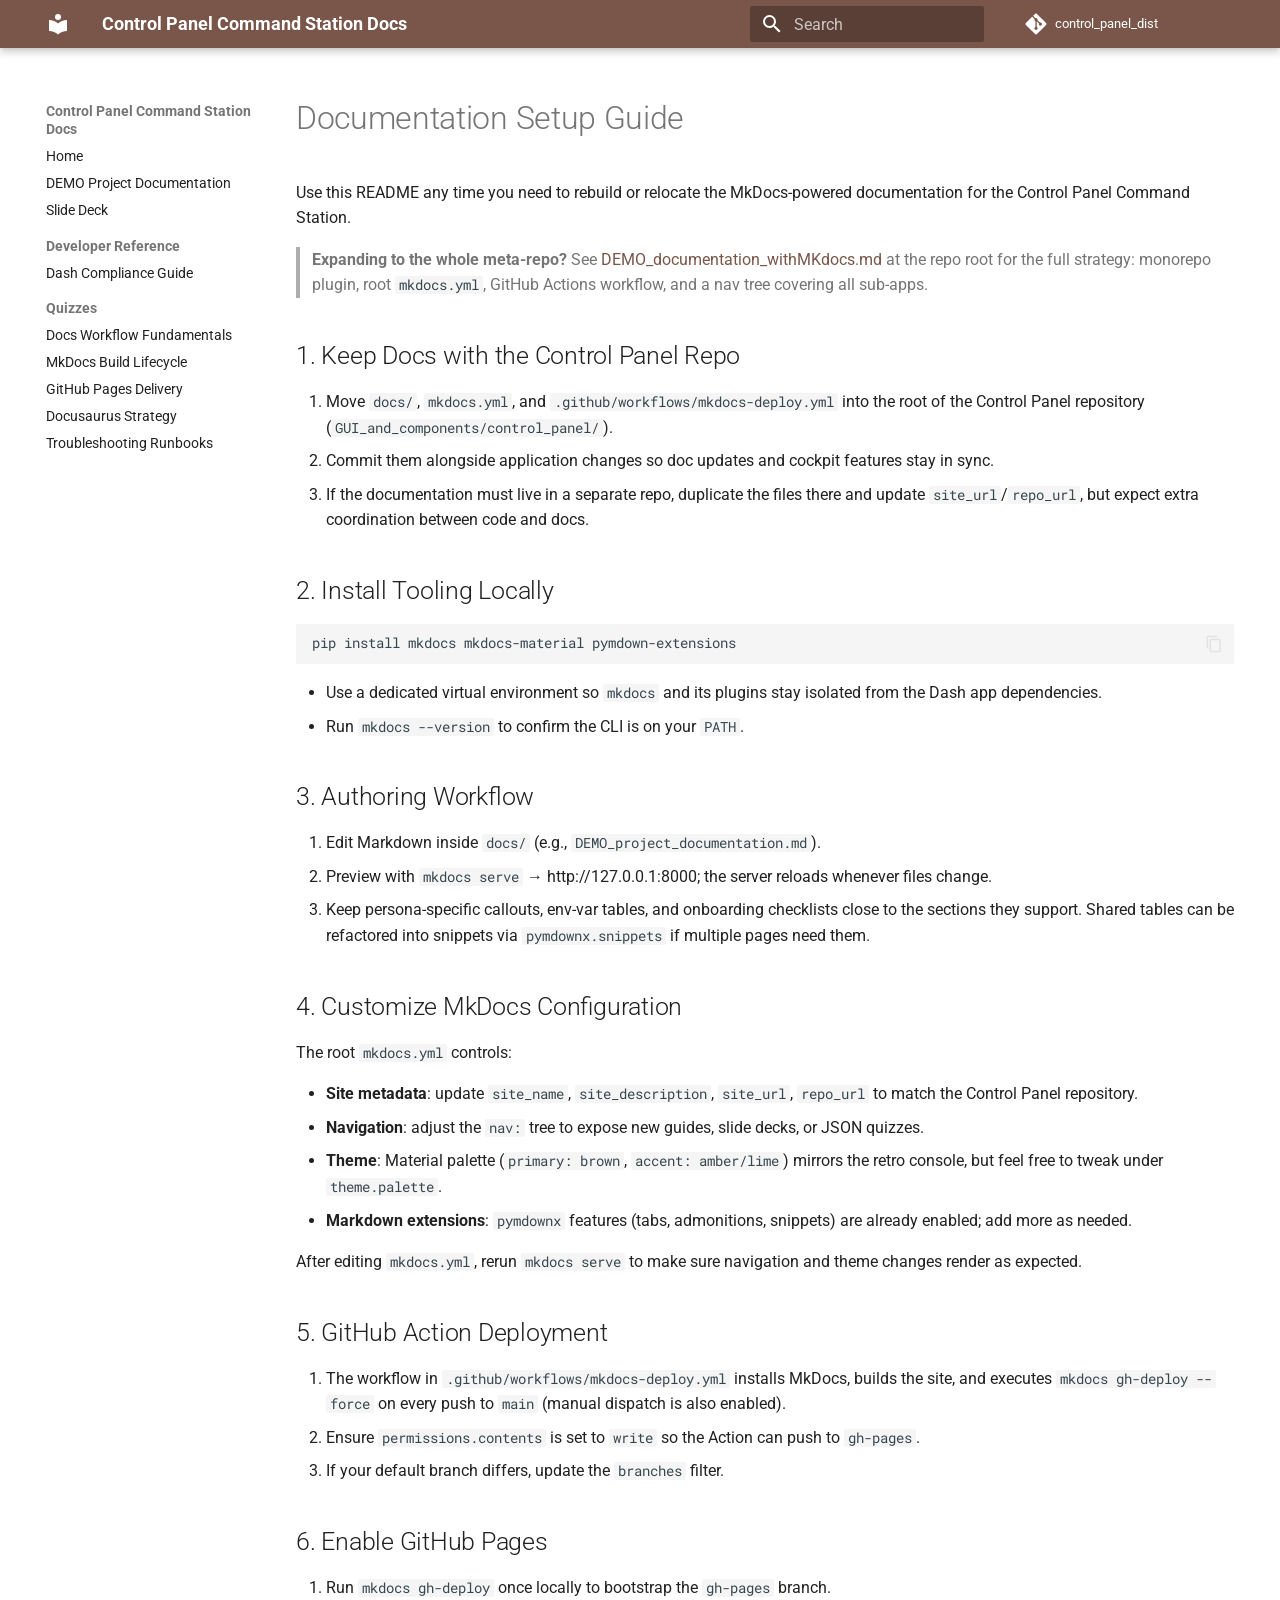
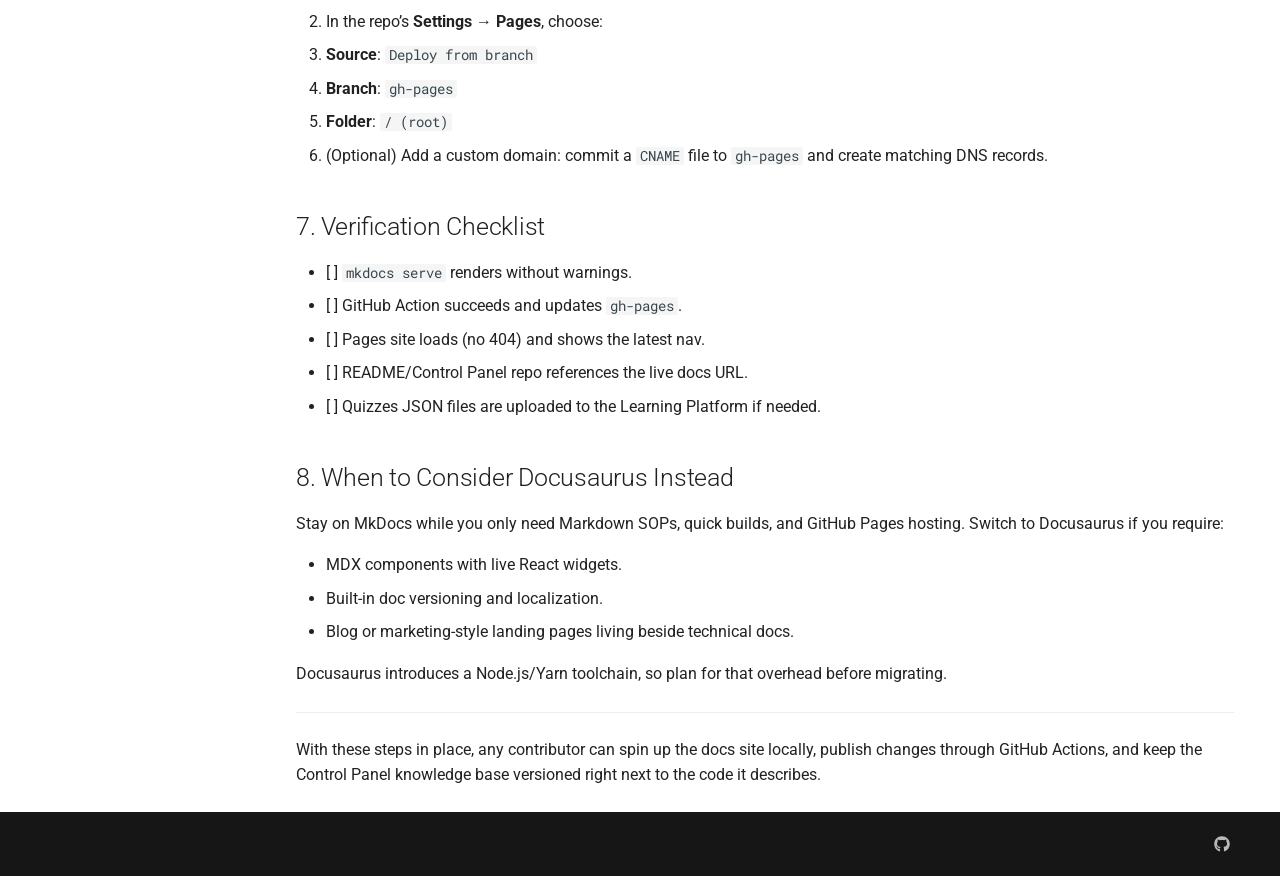
<file: Documentation_Setup_README/index.html>
<!doctype html>
<html lang="en" class="no-js">
  <head>
    
      <meta charset="utf-8">
      <meta name="viewport" content="width=device-width,initial-scale=1">
      
        <meta name="description" content="Teachable documentation for the retro Control Panel command station">
      
      
      
        <link rel="canonical" href="https://gunnarklee.github.io/control_panel_dist/Documentation_Setup_README/">
      
      
      
      
        
      
      
      <link rel="icon" href="../assets/images/favicon.png">
      <meta name="generator" content="mkdocs-1.6.1, mkdocs-material-9.7.7">
    
    
      
        <title>Documentation Setup Guide - Control Panel Command Station Docs</title>
      
    
    
      <link rel="stylesheet" href="../assets/stylesheets/main.ec1eaa64.min.css">
      
        
        <link rel="stylesheet" href="../assets/stylesheets/palette.ab4e12ef.min.css">
      
      


    
    
      
    
    
      
        
        
        <link rel="preconnect" href="https://fonts.gstatic.com" crossorigin>
        <link rel="stylesheet" href="https://fonts.googleapis.com/css?family=Roboto:300,300i,400,400i,700,700i%7CRoboto+Mono:400,400i,700,700i&display=fallback">
        <style>:root{--md-text-font:"Roboto";--md-code-font:"Roboto Mono"}</style>
      
    
    
    <script>__md_scope=new URL("..",location),__md_hash=e=>[...e].reduce(((e,_)=>(e<<5)-e+_.charCodeAt(0)),0),__md_get=(e,_=localStorage,t=__md_scope)=>JSON.parse(_.getItem(t.pathname+"."+e)),__md_set=(e,_,t=localStorage,a=__md_scope)=>{try{t.setItem(a.pathname+"."+e,JSON.stringify(_))}catch(e){}}</script>
    
      

    
    
  </head>
  
  
    
    
      
    
    
    
    
    <body dir="ltr" data-md-color-scheme="default" data-md-color-primary="brown" data-md-color-accent="amber">
  
    
    <input class="md-toggle" data-md-toggle="drawer" type="checkbox" id="__drawer" autocomplete="off">
    <input class="md-toggle" data-md-toggle="search" type="checkbox" id="__search" autocomplete="off">
    <label class="md-overlay" for="__drawer"></label>
    <div data-md-component="skip">
      
        
        <a href="#documentation-setup-guide" class="md-skip">
          Skip to content
        </a>
      
    </div>
    <div data-md-component="announce">
      
    </div>
    
    
      

  

<header class="md-header md-header--shadow" data-md-component="header">
  <nav class="md-header__inner md-grid" aria-label="Header">
    <a href=".." title="Control Panel Command Station Docs" class="md-header__button md-logo" aria-label="Control Panel Command Station Docs" data-md-component="logo">
      
  
  <svg xmlns="http://www.w3.org/2000/svg" viewBox="0 0 24 24"><path d="M12 8a3 3 0 0 0 3-3 3 3 0 0 0-3-3 3 3 0 0 0-3 3 3 3 0 0 0 3 3m0 3.54C9.64 9.35 6.5 8 3 8v11c3.5 0 6.64 1.35 9 3.54 2.36-2.19 5.5-3.54 9-3.54V8c-3.5 0-6.64 1.35-9 3.54"/></svg>

    </a>
    <label class="md-header__button md-icon" for="__drawer">
      
      <svg xmlns="http://www.w3.org/2000/svg" viewBox="0 0 24 24"><path d="M3 6h18v2H3zm0 5h18v2H3zm0 5h18v2H3z"/></svg>
    </label>
    <div class="md-header__title" data-md-component="header-title">
      <div class="md-header__ellipsis">
        <div class="md-header__topic">
          <span class="md-ellipsis">
            Control Panel Command Station Docs
          </span>
        </div>
        <div class="md-header__topic" data-md-component="header-topic">
          <span class="md-ellipsis">
            
              Documentation Setup Guide
            
          </span>
        </div>
      </div>
    </div>
    
      
        <form class="md-header__option" data-md-component="palette">
  
    
    
    
    <input class="md-option" data-md-color-media="" data-md-color-scheme="default" data-md-color-primary="brown" data-md-color-accent="amber"  aria-hidden="true"  type="radio" name="__palette" id="__palette_0">
    
  
    
    
    
    <input class="md-option" data-md-color-media="" data-md-color-scheme="slate" data-md-color-primary="brown" data-md-color-accent="lime"  aria-hidden="true"  type="radio" name="__palette" id="__palette_1">
    
  
</form>
      
    
    
      <script>var palette=__md_get("__palette");if(palette&&palette.color){if("(prefers-color-scheme)"===palette.color.media){var media=matchMedia("(prefers-color-scheme: light)"),input=document.querySelector(media.matches?"[data-md-color-media='(prefers-color-scheme: light)']":"[data-md-color-media='(prefers-color-scheme: dark)']");palette.color.media=input.getAttribute("data-md-color-media"),palette.color.scheme=input.getAttribute("data-md-color-scheme"),palette.color.primary=input.getAttribute("data-md-color-primary"),palette.color.accent=input.getAttribute("data-md-color-accent")}for(var[key,value]of Object.entries(palette.color))document.body.setAttribute("data-md-color-"+key,value)}</script>
    
    
    
      
      
        <label class="md-header__button md-icon" for="__search">
          
          <svg xmlns="http://www.w3.org/2000/svg" viewBox="0 0 24 24"><path d="M9.5 3A6.5 6.5 0 0 1 16 9.5c0 1.61-.59 3.09-1.56 4.23l.27.27h.79l5 5-1.5 1.5-5-5v-.79l-.27-.27A6.52 6.52 0 0 1 9.5 16 6.5 6.5 0 0 1 3 9.5 6.5 6.5 0 0 1 9.5 3m0 2C7 5 5 7 5 9.5S7 14 9.5 14 14 12 14 9.5 12 5 9.5 5"/></svg>
        </label>
        <div class="md-search" data-md-component="search" role="dialog">
  <label class="md-search__overlay" for="__search"></label>
  <div class="md-search__inner" role="search">
    <form class="md-search__form" name="search">
      <input type="text" class="md-search__input" name="query" aria-label="Search" placeholder="Search" autocapitalize="off" autocorrect="off" autocomplete="off" spellcheck="false" data-md-component="search-query" required>
      <label class="md-search__icon md-icon" for="__search">
        
        <svg xmlns="http://www.w3.org/2000/svg" viewBox="0 0 24 24"><path d="M9.5 3A6.5 6.5 0 0 1 16 9.5c0 1.61-.59 3.09-1.56 4.23l.27.27h.79l5 5-1.5 1.5-5-5v-.79l-.27-.27A6.52 6.52 0 0 1 9.5 16 6.5 6.5 0 0 1 3 9.5 6.5 6.5 0 0 1 9.5 3m0 2C7 5 5 7 5 9.5S7 14 9.5 14 14 12 14 9.5 12 5 9.5 5"/></svg>
        
        <svg xmlns="http://www.w3.org/2000/svg" viewBox="0 0 24 24"><path d="M20 11v2H8l5.5 5.5-1.42 1.42L4.16 12l7.92-7.92L13.5 5.5 8 11z"/></svg>
      </label>
      <nav class="md-search__options" aria-label="Search">
        
        <button type="reset" class="md-search__icon md-icon" title="Clear" aria-label="Clear" tabindex="-1">
          
          <svg xmlns="http://www.w3.org/2000/svg" viewBox="0 0 24 24"><path d="M19 6.41 17.59 5 12 10.59 6.41 5 5 6.41 10.59 12 5 17.59 6.41 19 12 13.41 17.59 19 19 17.59 13.41 12z"/></svg>
        </button>
      </nav>
      
        <div class="md-search__suggest" data-md-component="search-suggest"></div>
      
    </form>
    <div class="md-search__output">
      <div class="md-search__scrollwrap" tabindex="0" data-md-scrollfix>
        <div class="md-search-result" data-md-component="search-result">
          <div class="md-search-result__meta">
            Initializing search
          </div>
          <ol class="md-search-result__list" role="presentation"></ol>
        </div>
      </div>
    </div>
  </div>
</div>
      
    
    
      <div class="md-header__source">
        <a href="https://github.com/gunnarklee/control_panel_dist" title="Go to repository" class="md-source" data-md-component="source">
  <div class="md-source__icon md-icon">
    
    <svg xmlns="http://www.w3.org/2000/svg" viewBox="0 0 448 512"><!--! Font Awesome Free 7.1.0 by @fontawesome - https://fontawesome.com License - https://fontawesome.com/license/free (Icons: CC BY 4.0, Fonts: SIL OFL 1.1, Code: MIT License) Copyright 2025 Fonticons, Inc.--><path d="M439.6 236.1 244 40.5c-5.4-5.5-12.8-8.5-20.4-8.5s-15 3-20.4 8.4L162.5 81l51.5 51.5c27.1-9.1 52.7 16.8 43.4 43.7l49.7 49.7c34.2-11.8 61.2 31 35.5 56.7-26.5 26.5-70.2-2.9-56-37.3L240.3 199v121.9c25.3 12.5 22.3 41.8 9.1 55-6.4 6.4-15.2 10.1-24.3 10.1s-17.8-3.6-24.3-10.1c-17.6-17.6-11.1-46.9 11.2-56v-123c-20.8-8.5-24.6-30.7-18.6-45L142.6 101 8.5 235.1C3 240.6 0 247.9 0 255.5s3 15 8.5 20.4l195.6 195.7c5.4 5.4 12.7 8.4 20.4 8.4s15-3 20.4-8.4l194.7-194.7c5.4-5.4 8.4-12.8 8.4-20.4s-3-15-8.4-20.4"/></svg>
  </div>
  <div class="md-source__repository">
    control_panel_dist
  </div>
</a>
      </div>
    
  </nav>
  
</header>
    
    <div class="md-container" data-md-component="container">
      
      
        
          
        
      
      <main class="md-main" data-md-component="main">
        <div class="md-main__inner md-grid">
          
            
              
              <div class="md-sidebar md-sidebar--primary" data-md-component="sidebar" data-md-type="navigation" >
                <div class="md-sidebar__scrollwrap">
                  <div class="md-sidebar__inner">
                    



  

<nav class="md-nav md-nav--primary md-nav--integrated" aria-label="Navigation" data-md-level="0">
  <label class="md-nav__title" for="__drawer">
    <a href=".." title="Control Panel Command Station Docs" class="md-nav__button md-logo" aria-label="Control Panel Command Station Docs" data-md-component="logo">
      
  
  <svg xmlns="http://www.w3.org/2000/svg" viewBox="0 0 24 24"><path d="M12 8a3 3 0 0 0 3-3 3 3 0 0 0-3-3 3 3 0 0 0-3 3 3 3 0 0 0 3 3m0 3.54C9.64 9.35 6.5 8 3 8v11c3.5 0 6.64 1.35 9 3.54 2.36-2.19 5.5-3.54 9-3.54V8c-3.5 0-6.64 1.35-9 3.54"/></svg>

    </a>
    Control Panel Command Station Docs
  </label>
  
    <div class="md-nav__source">
      <a href="https://github.com/gunnarklee/control_panel_dist" title="Go to repository" class="md-source" data-md-component="source">
  <div class="md-source__icon md-icon">
    
    <svg xmlns="http://www.w3.org/2000/svg" viewBox="0 0 448 512"><!--! Font Awesome Free 7.1.0 by @fontawesome - https://fontawesome.com License - https://fontawesome.com/license/free (Icons: CC BY 4.0, Fonts: SIL OFL 1.1, Code: MIT License) Copyright 2025 Fonticons, Inc.--><path d="M439.6 236.1 244 40.5c-5.4-5.5-12.8-8.5-20.4-8.5s-15 3-20.4 8.4L162.5 81l51.5 51.5c27.1-9.1 52.7 16.8 43.4 43.7l49.7 49.7c34.2-11.8 61.2 31 35.5 56.7-26.5 26.5-70.2-2.9-56-37.3L240.3 199v121.9c25.3 12.5 22.3 41.8 9.1 55-6.4 6.4-15.2 10.1-24.3 10.1s-17.8-3.6-24.3-10.1c-17.6-17.6-11.1-46.9 11.2-56v-123c-20.8-8.5-24.6-30.7-18.6-45L142.6 101 8.5 235.1C3 240.6 0 247.9 0 255.5s3 15 8.5 20.4l195.6 195.7c5.4 5.4 12.7 8.4 20.4 8.4s15-3 20.4-8.4l194.7-194.7c5.4-5.4 8.4-12.8 8.4-20.4s-3-15-8.4-20.4"/></svg>
  </div>
  <div class="md-source__repository">
    control_panel_dist
  </div>
</a>
    </div>
  
  <ul class="md-nav__list" data-md-scrollfix>
    
      
      
  
  
  
  
    <li class="md-nav__item">
      <a href=".." class="md-nav__link">
        
  
  
  <span class="md-ellipsis">
    
  
    Home
  

    
  </span>
  
  

      </a>
    </li>
  

    
      
      
  
  
  
  
    <li class="md-nav__item">
      <a href="../DEMO_project_documentation/" class="md-nav__link">
        
  
  
  <span class="md-ellipsis">
    
  
    DEMO Project Documentation
  

    
  </span>
  
  

      </a>
    </li>
  

    
      
      
  
  
  
  
    <li class="md-nav__item">
      <a href="../DEMO_project_documentation_slides/" class="md-nav__link">
        
  
  
  <span class="md-ellipsis">
    
  
    Slide Deck
  

    
  </span>
  
  

      </a>
    </li>
  

    
      
      
  
  
  
  
    
    
    
    
      
        
        
      
    
    
    <li class="md-nav__item md-nav__item--section md-nav__item--nested">
      
        
        
          
        
        <input class="md-nav__toggle md-toggle md-toggle--indeterminate" type="checkbox" id="__nav_4" >
        
          
          <label class="md-nav__link" for="__nav_4" id="__nav_4_label" tabindex="">
            
  
  
  <span class="md-ellipsis">
    
  
    Developer Reference
  

    
  </span>
  
  

            <span class="md-nav__icon md-icon"></span>
          </label>
        
        <nav class="md-nav" data-md-level="1" aria-labelledby="__nav_4_label" aria-expanded="false">
          <label class="md-nav__title" for="__nav_4">
            <span class="md-nav__icon md-icon"></span>
            
  
    Developer Reference
  

          </label>
          <ul class="md-nav__list" data-md-scrollfix>
            
              
                
  
  
  
  
    <li class="md-nav__item">
      <a href="../dash_compliance/" class="md-nav__link">
        
  
  
  <span class="md-ellipsis">
    
  
    Dash Compliance Guide
  

    
  </span>
  
  

      </a>
    </li>
  

              
            
          </ul>
        </nav>
      
    </li>
  

    
      
      
  
  
  
  
    
    
    
    
      
        
        
      
    
    
    <li class="md-nav__item md-nav__item--section md-nav__item--nested">
      
        
        
          
        
        <input class="md-nav__toggle md-toggle md-toggle--indeterminate" type="checkbox" id="__nav_5" >
        
          
          <label class="md-nav__link" for="__nav_5" id="__nav_5_label" tabindex="">
            
  
  
  <span class="md-ellipsis">
    
  
    Quizzes
  

    
  </span>
  
  

            <span class="md-nav__icon md-icon"></span>
          </label>
        
        <nav class="md-nav" data-md-level="1" aria-labelledby="__nav_5_label" aria-expanded="false">
          <label class="md-nav__title" for="__nav_5">
            <span class="md-nav__icon md-icon"></span>
            
  
    Quizzes
  

          </label>
          <ul class="md-nav__list" data-md-scrollfix>
            
              
                
  
  
  
  
    <li class="md-nav__item">
      <a href="../quizzes/docs_workflow_quiz_01.json" class="md-nav__link">
        
  
  
  <span class="md-ellipsis">
    
  
    Docs Workflow Fundamentals
  

    
  </span>
  
  

      </a>
    </li>
  

              
            
              
                
  
  
  
  
    <li class="md-nav__item">
      <a href="../quizzes/docs_workflow_quiz_02.json" class="md-nav__link">
        
  
  
  <span class="md-ellipsis">
    
  
    MkDocs Build Lifecycle
  

    
  </span>
  
  

      </a>
    </li>
  

              
            
              
                
  
  
  
  
    <li class="md-nav__item">
      <a href="../quizzes/docs_workflow_quiz_03.json" class="md-nav__link">
        
  
  
  <span class="md-ellipsis">
    
  
    GitHub Pages Delivery
  

    
  </span>
  
  

      </a>
    </li>
  

              
            
              
                
  
  
  
  
    <li class="md-nav__item">
      <a href="../quizzes/docs_workflow_quiz_04.json" class="md-nav__link">
        
  
  
  <span class="md-ellipsis">
    
  
    Docusaurus Strategy
  

    
  </span>
  
  

      </a>
    </li>
  

              
            
              
                
  
  
  
  
    <li class="md-nav__item">
      <a href="../quizzes/docs_workflow_quiz_05.json" class="md-nav__link">
        
  
  
  <span class="md-ellipsis">
    
  
    Troubleshooting Runbooks
  

    
  </span>
  
  

      </a>
    </li>
  

              
            
          </ul>
        </nav>
      
    </li>
  

    
  </ul>
</nav>
                  </div>
                </div>
              </div>
            
            
          
          
            <div class="md-content" data-md-component="content">
              
              <article class="md-content__inner md-typeset">
                
                  


  
  


<h1 id="documentation-setup-guide">Documentation Setup Guide<a class="headerlink" href="#documentation-setup-guide" title="Permanent link">&para;</a></h1>
<p>Use this README any time you need to rebuild or relocate the MkDocs-powered documentation for the Control Panel Command Station.</p>
<blockquote>
<p><strong>Expanding to the whole meta-repo?</strong> See <a href="../../DEMO_documentation_withMKdocs.md">DEMO_documentation_withMKdocs.md</a> at the repo root for the full strategy: monorepo plugin, root <code>mkdocs.yml</code>, GitHub Actions workflow, and a nav tree covering all sub-apps.</p>
</blockquote>
<h2 id="1-keep-docs-with-the-control-panel-repo">1. Keep Docs with the Control Panel Repo<a class="headerlink" href="#1-keep-docs-with-the-control-panel-repo" title="Permanent link">&para;</a></h2>
<ol>
<li>Move <code>docs/</code>, <code>mkdocs.yml</code>, and <code>.github/workflows/mkdocs-deploy.yml</code> into the root of the Control Panel repository (<code>GUI_and_components/control_panel/</code>).</li>
<li>Commit them alongside application changes so doc updates and cockpit features stay in sync.</li>
<li>If the documentation must live in a separate repo, duplicate the files there and update <code>site_url</code>/<code>repo_url</code>, but expect extra coordination between code and docs.</li>
</ol>
<h2 id="2-install-tooling-locally">2. Install Tooling Locally<a class="headerlink" href="#2-install-tooling-locally" title="Permanent link">&para;</a></h2>
<div class="highlight"><pre><span></span><code>pip<span class="w"> </span>install<span class="w"> </span>mkdocs<span class="w"> </span>mkdocs-material<span class="w"> </span>pymdown-extensions
</code></pre></div>
<ul>
<li>Use a dedicated virtual environment so <code>mkdocs</code> and its plugins stay isolated from the Dash app dependencies.</li>
<li>Run <code>mkdocs --version</code> to confirm the CLI is on your <code>PATH</code>.</li>
</ul>
<h2 id="3-authoring-workflow">3. Authoring Workflow<a class="headerlink" href="#3-authoring-workflow" title="Permanent link">&para;</a></h2>
<ol>
<li>Edit Markdown inside <code>docs/</code> (e.g., <code>DEMO_project_documentation.md</code>).</li>
<li>Preview with <code>mkdocs serve</code> → http://127.0.0.1:8000; the server reloads whenever files change.</li>
<li>Keep persona-specific callouts, env-var tables, and onboarding checklists close to the sections they support. Shared tables can be refactored into snippets via <code>pymdownx.snippets</code> if multiple pages need them.</li>
</ol>
<h2 id="4-customize-mkdocs-configuration">4. Customize MkDocs Configuration<a class="headerlink" href="#4-customize-mkdocs-configuration" title="Permanent link">&para;</a></h2>
<p>The root <code>mkdocs.yml</code> controls:</p>
<ul>
<li><strong>Site metadata</strong>: update <code>site_name</code>, <code>site_description</code>, <code>site_url</code>, <code>repo_url</code> to match the Control Panel repository.</li>
<li><strong>Navigation</strong>: adjust the <code>nav:</code> tree to expose new guides, slide decks, or JSON quizzes.</li>
<li><strong>Theme</strong>: Material palette (<code>primary: brown</code>, <code>accent: amber/lime</code>) mirrors the retro console, but feel free to tweak under <code>theme.palette</code>.</li>
<li><strong>Markdown extensions</strong>: <code>pymdownx</code> features (tabs, admonitions, snippets) are already enabled; add more as needed.</li>
</ul>
<p>After editing <code>mkdocs.yml</code>, rerun <code>mkdocs serve</code> to make sure navigation and theme changes render as expected.</p>
<h2 id="5-github-action-deployment">5. GitHub Action Deployment<a class="headerlink" href="#5-github-action-deployment" title="Permanent link">&para;</a></h2>
<ol>
<li>The workflow in <code>.github/workflows/mkdocs-deploy.yml</code> installs MkDocs, builds the site, and executes <code>mkdocs gh-deploy --force</code> on every push to <code>main</code> (manual dispatch is also enabled).</li>
<li>Ensure <code>permissions.contents</code> is set to <code>write</code> so the Action can push to <code>gh-pages</code>.</li>
<li>If your default branch differs, update the <code>branches</code> filter.</li>
</ol>
<h2 id="6-enable-github-pages">6. Enable GitHub Pages<a class="headerlink" href="#6-enable-github-pages" title="Permanent link">&para;</a></h2>
<ol>
<li>Run <code>mkdocs gh-deploy</code> once locally to bootstrap the <code>gh-pages</code> branch.</li>
<li>In the repo’s <strong>Settings → Pages</strong>, choose:</li>
<li><strong>Source</strong>: <code>Deploy from branch</code></li>
<li><strong>Branch</strong>: <code>gh-pages</code></li>
<li><strong>Folder</strong>: <code>/ (root)</code></li>
<li>(Optional) Add a custom domain: commit a <code>CNAME</code> file to <code>gh-pages</code> and create matching DNS records.</li>
</ol>
<h2 id="7-verification-checklist">7. Verification Checklist<a class="headerlink" href="#7-verification-checklist" title="Permanent link">&para;</a></h2>
<ul>
<li>[ ] <code>mkdocs serve</code> renders without warnings.</li>
<li>[ ] GitHub Action succeeds and updates <code>gh-pages</code>.</li>
<li>[ ] Pages site loads (no 404) and shows the latest nav.</li>
<li>[ ] README/Control Panel repo references the live docs URL.</li>
<li>[ ] Quizzes JSON files are uploaded to the Learning Platform if needed.</li>
</ul>
<h2 id="8-when-to-consider-docusaurus-instead">8. When to Consider Docusaurus Instead<a class="headerlink" href="#8-when-to-consider-docusaurus-instead" title="Permanent link">&para;</a></h2>
<p>Stay on MkDocs while you only need Markdown SOPs, quick builds, and GitHub Pages hosting. Switch to Docusaurus if you require:</p>
<ul>
<li>MDX components with live React widgets.</li>
<li>Built-in doc versioning and localization.</li>
<li>Blog or marketing-style landing pages living beside technical docs.</li>
</ul>
<p>Docusaurus introduces a Node.js/Yarn toolchain, so plan for that overhead before migrating.</p>
<hr />
<p>With these steps in place, any contributor can spin up the docs site locally, publish changes through GitHub Actions, and keep the Control Panel knowledge base versioned right next to the code it describes.</p>












                
              </article>
            </div>
          
          
<script>var target=document.getElementById(location.hash.slice(1));target&&target.name&&(target.checked=target.name.startsWith("__tabbed_"))</script>
        </div>
        
          <button type="button" class="md-top md-icon" data-md-component="top" hidden>
  
  <svg xmlns="http://www.w3.org/2000/svg" viewBox="0 0 24 24"><path d="M13 20h-2V8l-5.5 5.5-1.42-1.42L12 4.16l7.92 7.92-1.42 1.42L13 8z"/></svg>
  Back to top
</button>
        
      </main>
      
        <footer class="md-footer">
  
  <div class="md-footer-meta md-typeset">
    <div class="md-footer-meta__inner md-grid">
      <div class="md-copyright">
  
  
</div>
      
        
<div class="md-social">
  
    
    
    
    
      
      
    
    <a href="https://github.com/gunnarklee/control_panel_dist" target="_blank" rel="noopener" title="github.com" class="md-social__link">
      <svg xmlns="http://www.w3.org/2000/svg" viewBox="0 0 512 512"><!--! Font Awesome Free 7.1.0 by @fontawesome - https://fontawesome.com License - https://fontawesome.com/license/free (Icons: CC BY 4.0, Fonts: SIL OFL 1.1, Code: MIT License) Copyright 2025 Fonticons, Inc.--><path d="M173.9 397.4c0 2-2.3 3.6-5.2 3.6-3.3.3-5.6-1.3-5.6-3.6 0-2 2.3-3.6 5.2-3.6 3-.3 5.6 1.3 5.6 3.6m-31.1-4.5c-.7 2 1.3 4.3 4.3 4.9 2.6 1 5.6 0 6.2-2s-1.3-4.3-4.3-5.2c-2.6-.7-5.5.3-6.2 2.3m44.2-1.7c-2.9.7-4.9 2.6-4.6 4.9.3 2 2.9 3.3 5.9 2.6 2.9-.7 4.9-2.6 4.6-4.6-.3-1.9-3-3.2-5.9-2.9M252.8 8C114.1 8 8 113.3 8 252c0 110.9 69.8 205.8 169.5 239.2 12.8 2.3 17.3-5.6 17.3-12.1 0-6.2-.3-40.4-.3-61.4 0 0-70 15-84.7-29.8 0 0-11.4-29.1-27.8-36.6 0 0-22.9-15.7 1.6-15.4 0 0 24.9 2 38.6 25.8 21.9 38.6 58.6 27.5 72.9 20.9 2.3-16 8.8-27.1 16-33.7-55.9-6.2-112.3-14.3-112.3-110.5 0-27.5 7.6-41.3 23.6-58.9-2.6-6.5-11.1-33.3 2.6-67.9 20.9-6.5 69 27 69 27 20-5.6 41.5-8.5 62.8-8.5s42.8 2.9 62.8 8.5c0 0 48.1-33.6 69-27 13.7 34.7 5.2 61.4 2.6 67.9 16 17.7 25.8 31.5 25.8 58.9 0 96.5-58.9 104.2-114.8 110.5 9.2 7.9 17 22.9 17 46.4 0 33.7-.3 75.4-.3 83.6 0 6.5 4.6 14.4 17.3 12.1C436.2 457.8 504 362.9 504 252 504 113.3 391.5 8 252.8 8M105.2 352.9c-1.3 1-1 3.3.7 5.2 1.6 1.6 3.9 2.3 5.2 1 1.3-1 1-3.3-.7-5.2-1.6-1.6-3.9-2.3-5.2-1m-10.8-8.1c-.7 1.3.3 2.9 2.3 3.9 1.6 1 3.6.7 4.3-.7.7-1.3-.3-2.9-2.3-3.9-2-.6-3.6-.3-4.3.7m32.4 35.6c-1.6 1.3-1 4.3 1.3 6.2 2.3 2.3 5.2 2.6 6.5 1 1.3-1.3.7-4.3-1.3-6.2-2.2-2.3-5.2-2.6-6.5-1m-11.4-14.7c-1.6 1-1.6 3.6 0 5.9s4.3 3.3 5.6 2.3c1.6-1.3 1.6-3.9 0-6.2-1.4-2.3-4-3.3-5.6-2"/></svg>
    </a>
  
</div>
      
    </div>
  </div>
</footer>
      
    </div>
    <div class="md-dialog" data-md-component="dialog">
      <div class="md-dialog__inner md-typeset"></div>
    </div>
    
    
    
      
      
      <script id="__config" type="application/json">{"annotate": null, "base": "..", "features": ["navigation.top", "navigation.expand", "navigation.sections", "navigation.tracking", "toc.integrate", "content.code.copy", "search.highlight", "search.suggest"], "search": "../assets/javascripts/workers/search.2c215733.min.js", "tags": null, "translations": {"clipboard.copied": "Copied to clipboard", "clipboard.copy": "Copy to clipboard", "search.result.more.one": "1 more on this page", "search.result.more.other": "# more on this page", "search.result.none": "No matching documents", "search.result.one": "1 matching document", "search.result.other": "# matching documents", "search.result.placeholder": "Type to start searching", "search.result.term.missing": "Missing", "select.version": "Select version"}, "version": null}</script>
    
    
      <script src="../assets/javascripts/bundle.d7400e89.min.js"></script>
      
    
  </body>
</html>
</file>
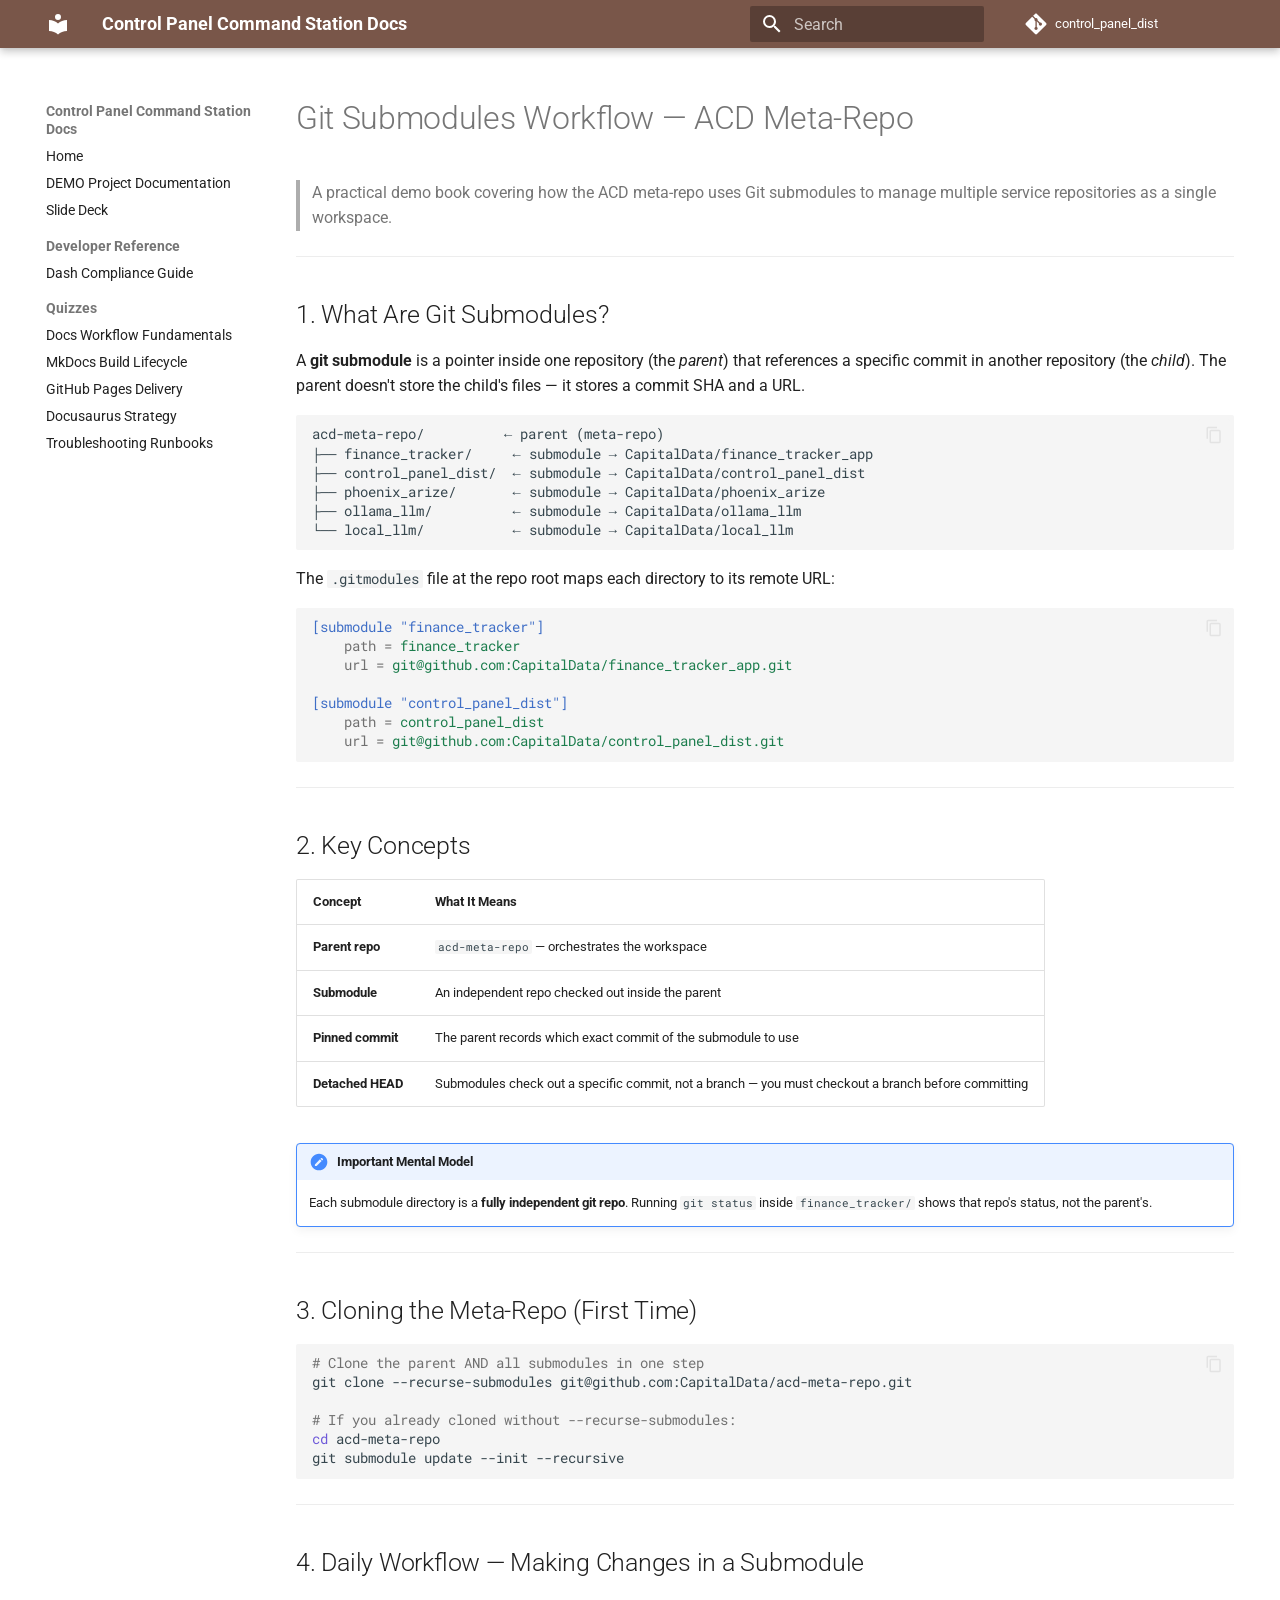
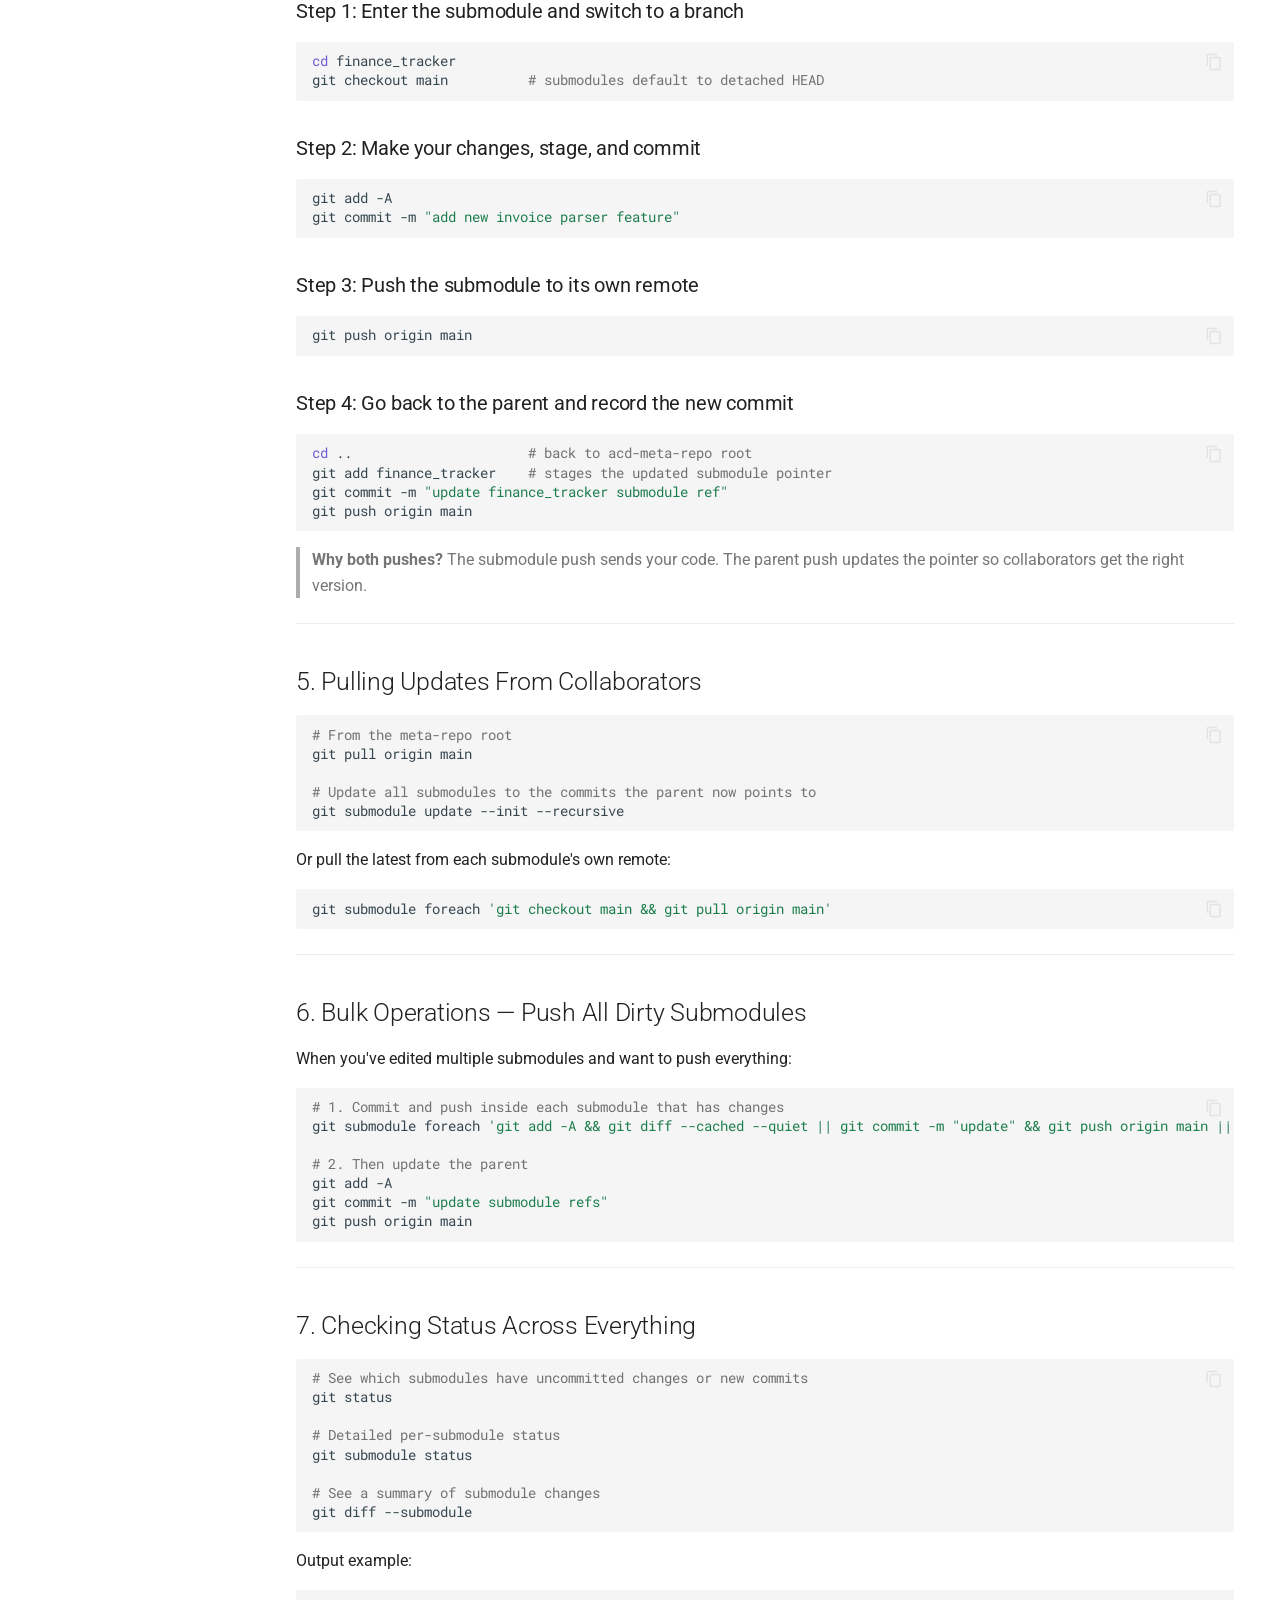
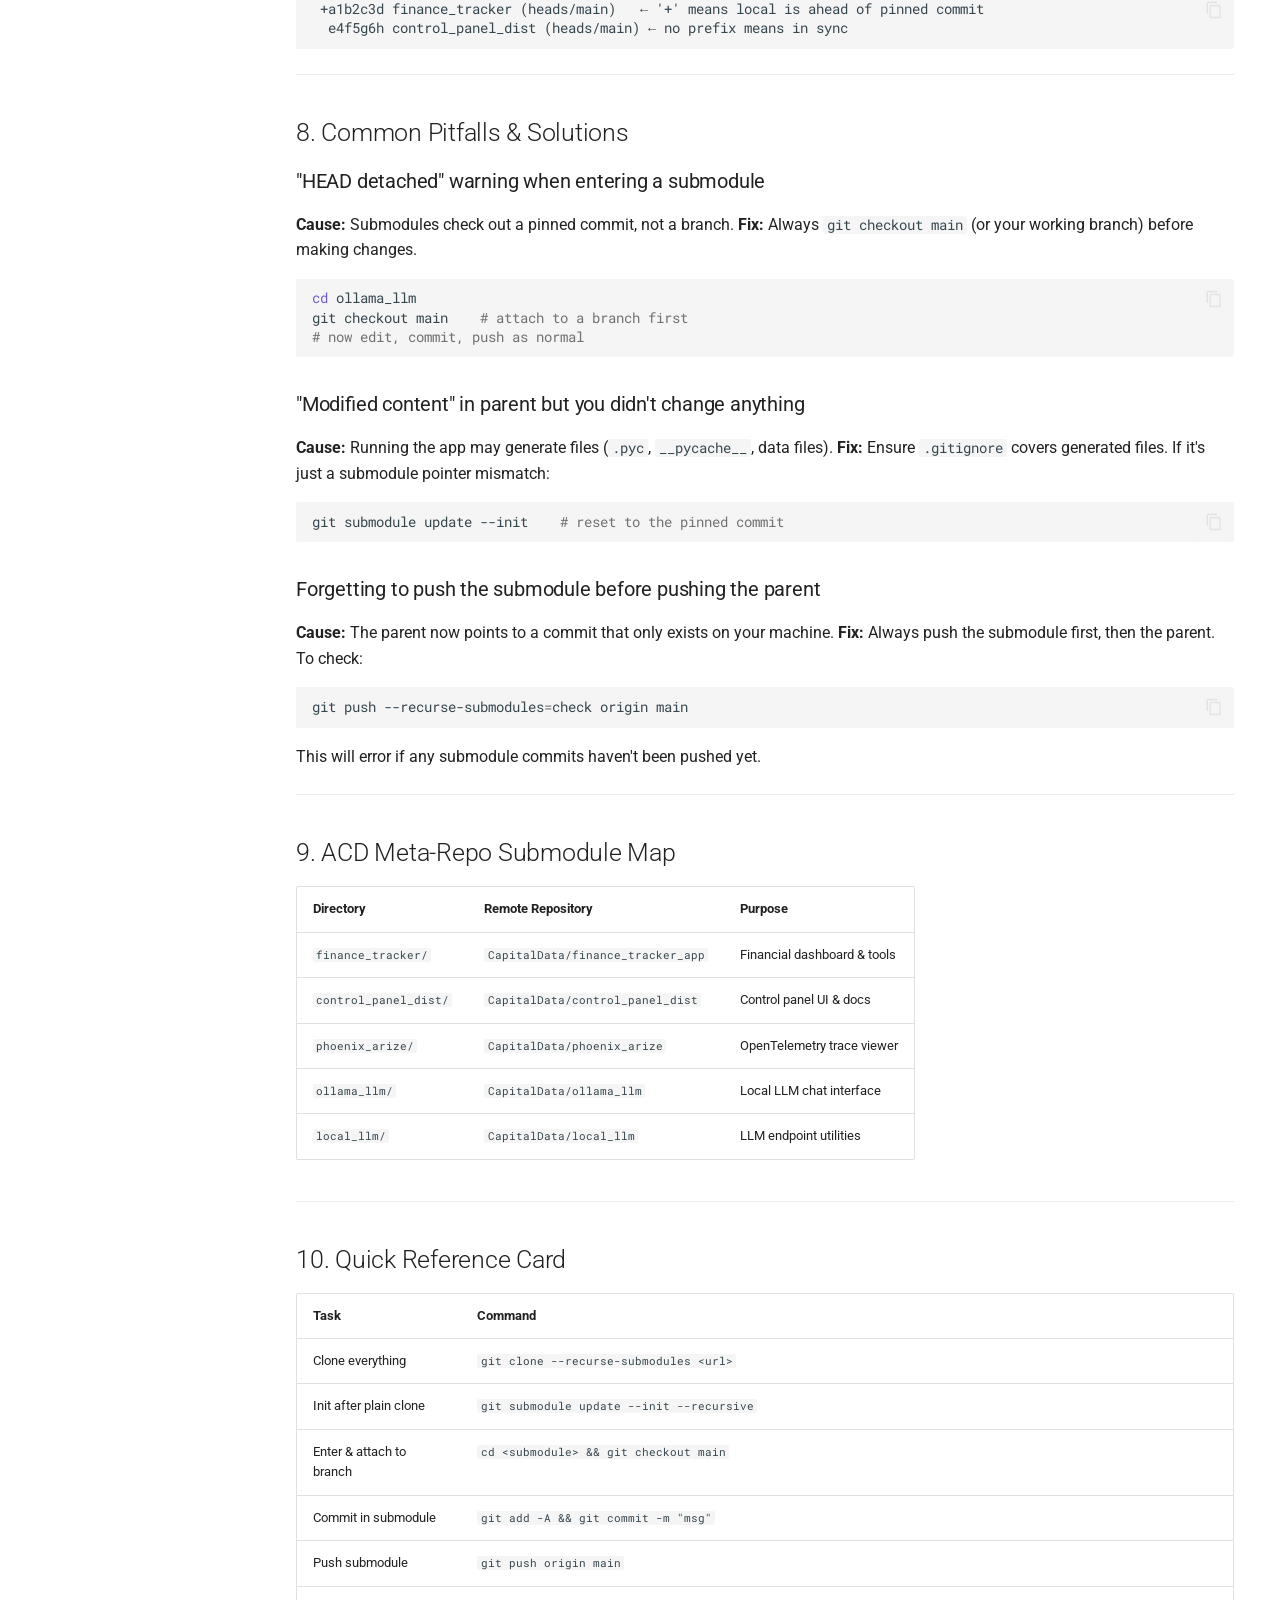
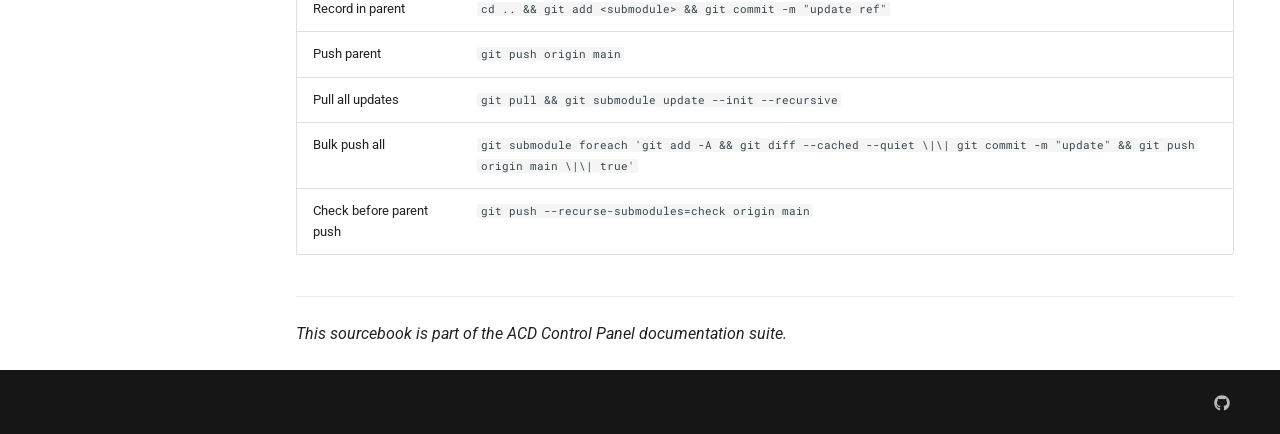
<file: sourcebooks/git_submodules_workflow/index.html>
<!doctype html>
<html lang="en" class="no-js">
  <head>
    
      <meta charset="utf-8">
      <meta name="viewport" content="width=device-width,initial-scale=1">
      
        <meta name="description" content="Teachable documentation for the retro Control Panel command station">
      
      
      
        <link rel="canonical" href="https://gunnarklee.github.io/control_panel_dist/sourcebooks/git_submodules_workflow/">
      
      
      
      
        
      
      
      <link rel="icon" href="../../assets/images/favicon.png">
      <meta name="generator" content="mkdocs-1.6.1, mkdocs-material-9.7.7">
    
    
      
        <title>Git Submodules Workflow — ACD Meta-Repo - Control Panel Command Station Docs</title>
      
    
    
      <link rel="stylesheet" href="../../assets/stylesheets/main.ec1eaa64.min.css">
      
        
        <link rel="stylesheet" href="../../assets/stylesheets/palette.ab4e12ef.min.css">
      
      


    
    
      
    
    
      
        
        
        <link rel="preconnect" href="https://fonts.gstatic.com" crossorigin>
        <link rel="stylesheet" href="https://fonts.googleapis.com/css?family=Roboto:300,300i,400,400i,700,700i%7CRoboto+Mono:400,400i,700,700i&display=fallback">
        <style>:root{--md-text-font:"Roboto";--md-code-font:"Roboto Mono"}</style>
      
    
    
    <script>__md_scope=new URL("../..",location),__md_hash=e=>[...e].reduce(((e,_)=>(e<<5)-e+_.charCodeAt(0)),0),__md_get=(e,_=localStorage,t=__md_scope)=>JSON.parse(_.getItem(t.pathname+"."+e)),__md_set=(e,_,t=localStorage,a=__md_scope)=>{try{t.setItem(a.pathname+"."+e,JSON.stringify(_))}catch(e){}}</script>
    
      

    
    
  </head>
  
  
    
    
      
    
    
    
    
    <body dir="ltr" data-md-color-scheme="default" data-md-color-primary="brown" data-md-color-accent="amber">
  
    
    <input class="md-toggle" data-md-toggle="drawer" type="checkbox" id="__drawer" autocomplete="off">
    <input class="md-toggle" data-md-toggle="search" type="checkbox" id="__search" autocomplete="off">
    <label class="md-overlay" for="__drawer"></label>
    <div data-md-component="skip">
      
        
        <a href="#git-submodules-workflow-acd-meta-repo" class="md-skip">
          Skip to content
        </a>
      
    </div>
    <div data-md-component="announce">
      
    </div>
    
    
      

  

<header class="md-header md-header--shadow" data-md-component="header">
  <nav class="md-header__inner md-grid" aria-label="Header">
    <a href="../.." title="Control Panel Command Station Docs" class="md-header__button md-logo" aria-label="Control Panel Command Station Docs" data-md-component="logo">
      
  
  <svg xmlns="http://www.w3.org/2000/svg" viewBox="0 0 24 24"><path d="M12 8a3 3 0 0 0 3-3 3 3 0 0 0-3-3 3 3 0 0 0-3 3 3 3 0 0 0 3 3m0 3.54C9.64 9.35 6.5 8 3 8v11c3.5 0 6.64 1.35 9 3.54 2.36-2.19 5.5-3.54 9-3.54V8c-3.5 0-6.64 1.35-9 3.54"/></svg>

    </a>
    <label class="md-header__button md-icon" for="__drawer">
      
      <svg xmlns="http://www.w3.org/2000/svg" viewBox="0 0 24 24"><path d="M3 6h18v2H3zm0 5h18v2H3zm0 5h18v2H3z"/></svg>
    </label>
    <div class="md-header__title" data-md-component="header-title">
      <div class="md-header__ellipsis">
        <div class="md-header__topic">
          <span class="md-ellipsis">
            Control Panel Command Station Docs
          </span>
        </div>
        <div class="md-header__topic" data-md-component="header-topic">
          <span class="md-ellipsis">
            
              Git Submodules Workflow — ACD Meta-Repo
            
          </span>
        </div>
      </div>
    </div>
    
      
        <form class="md-header__option" data-md-component="palette">
  
    
    
    
    <input class="md-option" data-md-color-media="" data-md-color-scheme="default" data-md-color-primary="brown" data-md-color-accent="amber"  aria-hidden="true"  type="radio" name="__palette" id="__palette_0">
    
  
    
    
    
    <input class="md-option" data-md-color-media="" data-md-color-scheme="slate" data-md-color-primary="brown" data-md-color-accent="lime"  aria-hidden="true"  type="radio" name="__palette" id="__palette_1">
    
  
</form>
      
    
    
      <script>var palette=__md_get("__palette");if(palette&&palette.color){if("(prefers-color-scheme)"===palette.color.media){var media=matchMedia("(prefers-color-scheme: light)"),input=document.querySelector(media.matches?"[data-md-color-media='(prefers-color-scheme: light)']":"[data-md-color-media='(prefers-color-scheme: dark)']");palette.color.media=input.getAttribute("data-md-color-media"),palette.color.scheme=input.getAttribute("data-md-color-scheme"),palette.color.primary=input.getAttribute("data-md-color-primary"),palette.color.accent=input.getAttribute("data-md-color-accent")}for(var[key,value]of Object.entries(palette.color))document.body.setAttribute("data-md-color-"+key,value)}</script>
    
    
    
      
      
        <label class="md-header__button md-icon" for="__search">
          
          <svg xmlns="http://www.w3.org/2000/svg" viewBox="0 0 24 24"><path d="M9.5 3A6.5 6.5 0 0 1 16 9.5c0 1.61-.59 3.09-1.56 4.23l.27.27h.79l5 5-1.5 1.5-5-5v-.79l-.27-.27A6.52 6.52 0 0 1 9.5 16 6.5 6.5 0 0 1 3 9.5 6.5 6.5 0 0 1 9.5 3m0 2C7 5 5 7 5 9.5S7 14 9.5 14 14 12 14 9.5 12 5 9.5 5"/></svg>
        </label>
        <div class="md-search" data-md-component="search" role="dialog">
  <label class="md-search__overlay" for="__search"></label>
  <div class="md-search__inner" role="search">
    <form class="md-search__form" name="search">
      <input type="text" class="md-search__input" name="query" aria-label="Search" placeholder="Search" autocapitalize="off" autocorrect="off" autocomplete="off" spellcheck="false" data-md-component="search-query" required>
      <label class="md-search__icon md-icon" for="__search">
        
        <svg xmlns="http://www.w3.org/2000/svg" viewBox="0 0 24 24"><path d="M9.5 3A6.5 6.5 0 0 1 16 9.5c0 1.61-.59 3.09-1.56 4.23l.27.27h.79l5 5-1.5 1.5-5-5v-.79l-.27-.27A6.52 6.52 0 0 1 9.5 16 6.5 6.5 0 0 1 3 9.5 6.5 6.5 0 0 1 9.5 3m0 2C7 5 5 7 5 9.5S7 14 9.5 14 14 12 14 9.5 12 5 9.5 5"/></svg>
        
        <svg xmlns="http://www.w3.org/2000/svg" viewBox="0 0 24 24"><path d="M20 11v2H8l5.5 5.5-1.42 1.42L4.16 12l7.92-7.92L13.5 5.5 8 11z"/></svg>
      </label>
      <nav class="md-search__options" aria-label="Search">
        
        <button type="reset" class="md-search__icon md-icon" title="Clear" aria-label="Clear" tabindex="-1">
          
          <svg xmlns="http://www.w3.org/2000/svg" viewBox="0 0 24 24"><path d="M19 6.41 17.59 5 12 10.59 6.41 5 5 6.41 10.59 12 5 17.59 6.41 19 12 13.41 17.59 19 19 17.59 13.41 12z"/></svg>
        </button>
      </nav>
      
        <div class="md-search__suggest" data-md-component="search-suggest"></div>
      
    </form>
    <div class="md-search__output">
      <div class="md-search__scrollwrap" tabindex="0" data-md-scrollfix>
        <div class="md-search-result" data-md-component="search-result">
          <div class="md-search-result__meta">
            Initializing search
          </div>
          <ol class="md-search-result__list" role="presentation"></ol>
        </div>
      </div>
    </div>
  </div>
</div>
      
    
    
      <div class="md-header__source">
        <a href="https://github.com/gunnarklee/control_panel_dist" title="Go to repository" class="md-source" data-md-component="source">
  <div class="md-source__icon md-icon">
    
    <svg xmlns="http://www.w3.org/2000/svg" viewBox="0 0 448 512"><!--! Font Awesome Free 7.1.0 by @fontawesome - https://fontawesome.com License - https://fontawesome.com/license/free (Icons: CC BY 4.0, Fonts: SIL OFL 1.1, Code: MIT License) Copyright 2025 Fonticons, Inc.--><path d="M439.6 236.1 244 40.5c-5.4-5.5-12.8-8.5-20.4-8.5s-15 3-20.4 8.4L162.5 81l51.5 51.5c27.1-9.1 52.7 16.8 43.4 43.7l49.7 49.7c34.2-11.8 61.2 31 35.5 56.7-26.5 26.5-70.2-2.9-56-37.3L240.3 199v121.9c25.3 12.5 22.3 41.8 9.1 55-6.4 6.4-15.2 10.1-24.3 10.1s-17.8-3.6-24.3-10.1c-17.6-17.6-11.1-46.9 11.2-56v-123c-20.8-8.5-24.6-30.7-18.6-45L142.6 101 8.5 235.1C3 240.6 0 247.9 0 255.5s3 15 8.5 20.4l195.6 195.7c5.4 5.4 12.7 8.4 20.4 8.4s15-3 20.4-8.4l194.7-194.7c5.4-5.4 8.4-12.8 8.4-20.4s-3-15-8.4-20.4"/></svg>
  </div>
  <div class="md-source__repository">
    control_panel_dist
  </div>
</a>
      </div>
    
  </nav>
  
</header>
    
    <div class="md-container" data-md-component="container">
      
      
        
          
        
      
      <main class="md-main" data-md-component="main">
        <div class="md-main__inner md-grid">
          
            
              
              <div class="md-sidebar md-sidebar--primary" data-md-component="sidebar" data-md-type="navigation" >
                <div class="md-sidebar__scrollwrap">
                  <div class="md-sidebar__inner">
                    



  

<nav class="md-nav md-nav--primary md-nav--integrated" aria-label="Navigation" data-md-level="0">
  <label class="md-nav__title" for="__drawer">
    <a href="../.." title="Control Panel Command Station Docs" class="md-nav__button md-logo" aria-label="Control Panel Command Station Docs" data-md-component="logo">
      
  
  <svg xmlns="http://www.w3.org/2000/svg" viewBox="0 0 24 24"><path d="M12 8a3 3 0 0 0 3-3 3 3 0 0 0-3-3 3 3 0 0 0-3 3 3 3 0 0 0 3 3m0 3.54C9.64 9.35 6.5 8 3 8v11c3.5 0 6.64 1.35 9 3.54 2.36-2.19 5.5-3.54 9-3.54V8c-3.5 0-6.64 1.35-9 3.54"/></svg>

    </a>
    Control Panel Command Station Docs
  </label>
  
    <div class="md-nav__source">
      <a href="https://github.com/gunnarklee/control_panel_dist" title="Go to repository" class="md-source" data-md-component="source">
  <div class="md-source__icon md-icon">
    
    <svg xmlns="http://www.w3.org/2000/svg" viewBox="0 0 448 512"><!--! Font Awesome Free 7.1.0 by @fontawesome - https://fontawesome.com License - https://fontawesome.com/license/free (Icons: CC BY 4.0, Fonts: SIL OFL 1.1, Code: MIT License) Copyright 2025 Fonticons, Inc.--><path d="M439.6 236.1 244 40.5c-5.4-5.5-12.8-8.5-20.4-8.5s-15 3-20.4 8.4L162.5 81l51.5 51.5c27.1-9.1 52.7 16.8 43.4 43.7l49.7 49.7c34.2-11.8 61.2 31 35.5 56.7-26.5 26.5-70.2-2.9-56-37.3L240.3 199v121.9c25.3 12.5 22.3 41.8 9.1 55-6.4 6.4-15.2 10.1-24.3 10.1s-17.8-3.6-24.3-10.1c-17.6-17.6-11.1-46.9 11.2-56v-123c-20.8-8.5-24.6-30.7-18.6-45L142.6 101 8.5 235.1C3 240.6 0 247.9 0 255.5s3 15 8.5 20.4l195.6 195.7c5.4 5.4 12.7 8.4 20.4 8.4s15-3 20.4-8.4l194.7-194.7c5.4-5.4 8.4-12.8 8.4-20.4s-3-15-8.4-20.4"/></svg>
  </div>
  <div class="md-source__repository">
    control_panel_dist
  </div>
</a>
    </div>
  
  <ul class="md-nav__list" data-md-scrollfix>
    
      
      
  
  
  
  
    <li class="md-nav__item">
      <a href="../.." class="md-nav__link">
        
  
  
  <span class="md-ellipsis">
    
  
    Home
  

    
  </span>
  
  

      </a>
    </li>
  

    
      
      
  
  
  
  
    <li class="md-nav__item">
      <a href="../../DEMO_project_documentation/" class="md-nav__link">
        
  
  
  <span class="md-ellipsis">
    
  
    DEMO Project Documentation
  

    
  </span>
  
  

      </a>
    </li>
  

    
      
      
  
  
  
  
    <li class="md-nav__item">
      <a href="../../DEMO_project_documentation_slides/" class="md-nav__link">
        
  
  
  <span class="md-ellipsis">
    
  
    Slide Deck
  

    
  </span>
  
  

      </a>
    </li>
  

    
      
      
  
  
  
  
    
    
    
    
      
        
        
      
    
    
    <li class="md-nav__item md-nav__item--section md-nav__item--nested">
      
        
        
          
        
        <input class="md-nav__toggle md-toggle md-toggle--indeterminate" type="checkbox" id="__nav_4" >
        
          
          <label class="md-nav__link" for="__nav_4" id="__nav_4_label" tabindex="">
            
  
  
  <span class="md-ellipsis">
    
  
    Developer Reference
  

    
  </span>
  
  

            <span class="md-nav__icon md-icon"></span>
          </label>
        
        <nav class="md-nav" data-md-level="1" aria-labelledby="__nav_4_label" aria-expanded="false">
          <label class="md-nav__title" for="__nav_4">
            <span class="md-nav__icon md-icon"></span>
            
  
    Developer Reference
  

          </label>
          <ul class="md-nav__list" data-md-scrollfix>
            
              
                
  
  
  
  
    <li class="md-nav__item">
      <a href="../../dash_compliance/" class="md-nav__link">
        
  
  
  <span class="md-ellipsis">
    
  
    Dash Compliance Guide
  

    
  </span>
  
  

      </a>
    </li>
  

              
            
          </ul>
        </nav>
      
    </li>
  

    
      
      
  
  
  
  
    
    
    
    
      
        
        
      
    
    
    <li class="md-nav__item md-nav__item--section md-nav__item--nested">
      
        
        
          
        
        <input class="md-nav__toggle md-toggle md-toggle--indeterminate" type="checkbox" id="__nav_5" >
        
          
          <label class="md-nav__link" for="__nav_5" id="__nav_5_label" tabindex="">
            
  
  
  <span class="md-ellipsis">
    
  
    Quizzes
  

    
  </span>
  
  

            <span class="md-nav__icon md-icon"></span>
          </label>
        
        <nav class="md-nav" data-md-level="1" aria-labelledby="__nav_5_label" aria-expanded="false">
          <label class="md-nav__title" for="__nav_5">
            <span class="md-nav__icon md-icon"></span>
            
  
    Quizzes
  

          </label>
          <ul class="md-nav__list" data-md-scrollfix>
            
              
                
  
  
  
  
    <li class="md-nav__item">
      <a href="../../quizzes/docs_workflow_quiz_01.json" class="md-nav__link">
        
  
  
  <span class="md-ellipsis">
    
  
    Docs Workflow Fundamentals
  

    
  </span>
  
  

      </a>
    </li>
  

              
            
              
                
  
  
  
  
    <li class="md-nav__item">
      <a href="../../quizzes/docs_workflow_quiz_02.json" class="md-nav__link">
        
  
  
  <span class="md-ellipsis">
    
  
    MkDocs Build Lifecycle
  

    
  </span>
  
  

      </a>
    </li>
  

              
            
              
                
  
  
  
  
    <li class="md-nav__item">
      <a href="../../quizzes/docs_workflow_quiz_03.json" class="md-nav__link">
        
  
  
  <span class="md-ellipsis">
    
  
    GitHub Pages Delivery
  

    
  </span>
  
  

      </a>
    </li>
  

              
            
              
                
  
  
  
  
    <li class="md-nav__item">
      <a href="../../quizzes/docs_workflow_quiz_04.json" class="md-nav__link">
        
  
  
  <span class="md-ellipsis">
    
  
    Docusaurus Strategy
  

    
  </span>
  
  

      </a>
    </li>
  

              
            
              
                
  
  
  
  
    <li class="md-nav__item">
      <a href="../../quizzes/docs_workflow_quiz_05.json" class="md-nav__link">
        
  
  
  <span class="md-ellipsis">
    
  
    Troubleshooting Runbooks
  

    
  </span>
  
  

      </a>
    </li>
  

              
            
          </ul>
        </nav>
      
    </li>
  

    
  </ul>
</nav>
                  </div>
                </div>
              </div>
            
            
          
          
            <div class="md-content" data-md-component="content">
              
              <article class="md-content__inner md-typeset">
                
                  


  
  


<h1 id="git-submodules-workflow-acd-meta-repo">Git Submodules Workflow — ACD Meta-Repo<a class="headerlink" href="#git-submodules-workflow-acd-meta-repo" title="Permanent link">&para;</a></h1>
<blockquote>
<p>A practical demo book covering how the ACD meta-repo uses Git submodules to manage multiple service repositories as a single workspace.</p>
</blockquote>
<hr />
<h2 id="1-what-are-git-submodules">1. What Are Git Submodules?<a class="headerlink" href="#1-what-are-git-submodules" title="Permanent link">&para;</a></h2>
<p>A <strong>git submodule</strong> is a pointer inside one repository (the <em>parent</em>) that references a specific commit in another repository (the <em>child</em>). The parent doesn't store the child's files — it stores a commit SHA and a URL.</p>
<div class="highlight"><pre><span></span><code>acd-meta-repo/          ← parent (meta-repo)
├── finance_tracker/     ← submodule → CapitalData/finance_tracker_app
├── control_panel_dist/  ← submodule → CapitalData/control_panel_dist
├── phoenix_arize/       ← submodule → CapitalData/phoenix_arize
├── ollama_llm/          ← submodule → CapitalData/ollama_llm
└── local_llm/           ← submodule → CapitalData/local_llm
</code></pre></div>
<p>The <code>.gitmodules</code> file at the repo root maps each directory to its remote URL:</p>
<div class="highlight"><pre><span></span><code><span class="k">[submodule "finance_tracker"]</span>
<span class="w">    </span><span class="na">path</span><span class="w"> </span><span class="o">=</span><span class="w"> </span><span class="s">finance_tracker</span>
<span class="w">    </span><span class="na">url</span><span class="w"> </span><span class="o">=</span><span class="w"> </span><span class="s">git@github.com:CapitalData/finance_tracker_app.git</span>

<span class="k">[submodule "control_panel_dist"]</span>
<span class="w">    </span><span class="na">path</span><span class="w"> </span><span class="o">=</span><span class="w"> </span><span class="s">control_panel_dist</span>
<span class="w">    </span><span class="na">url</span><span class="w"> </span><span class="o">=</span><span class="w"> </span><span class="s">git@github.com:CapitalData/control_panel_dist.git</span>
</code></pre></div>
<hr />
<h2 id="2-key-concepts">2. Key Concepts<a class="headerlink" href="#2-key-concepts" title="Permanent link">&para;</a></h2>
<table>
<thead>
<tr>
<th>Concept</th>
<th>What It Means</th>
</tr>
</thead>
<tbody>
<tr>
<td><strong>Parent repo</strong></td>
<td><code>acd-meta-repo</code> — orchestrates the workspace</td>
</tr>
<tr>
<td><strong>Submodule</strong></td>
<td>An independent repo checked out inside the parent</td>
</tr>
<tr>
<td><strong>Pinned commit</strong></td>
<td>The parent records which exact commit of the submodule to use</td>
</tr>
<tr>
<td><strong>Detached HEAD</strong></td>
<td>Submodules check out a specific commit, not a branch — you must checkout a branch before committing</td>
</tr>
</tbody>
</table>
<div class="admonition note">
<p class="admonition-title">Important Mental Model</p>
<p>Each submodule directory is a <strong>fully independent git repo</strong>. Running <code>git status</code> inside <code>finance_tracker/</code> shows that repo's status, not the parent's.</p>
</div>
<hr />
<h2 id="3-cloning-the-meta-repo-first-time">3. Cloning the Meta-Repo (First Time)<a class="headerlink" href="#3-cloning-the-meta-repo-first-time" title="Permanent link">&para;</a></h2>
<div class="highlight"><pre><span></span><code><span class="c1"># Clone the parent AND all submodules in one step</span>
git<span class="w"> </span>clone<span class="w"> </span>--recurse-submodules<span class="w"> </span>git@github.com:CapitalData/acd-meta-repo.git

<span class="c1"># If you already cloned without --recurse-submodules:</span>
<span class="nb">cd</span><span class="w"> </span>acd-meta-repo
git<span class="w"> </span>submodule<span class="w"> </span>update<span class="w"> </span>--init<span class="w"> </span>--recursive
</code></pre></div>
<hr />
<h2 id="4-daily-workflow-making-changes-in-a-submodule">4. Daily Workflow — Making Changes in a Submodule<a class="headerlink" href="#4-daily-workflow-making-changes-in-a-submodule" title="Permanent link">&para;</a></h2>
<h3 id="step-1-enter-the-submodule-and-switch-to-a-branch">Step 1: Enter the submodule and switch to a branch<a class="headerlink" href="#step-1-enter-the-submodule-and-switch-to-a-branch" title="Permanent link">&para;</a></h3>
<div class="highlight"><pre><span></span><code><span class="nb">cd</span><span class="w"> </span>finance_tracker
git<span class="w"> </span>checkout<span class="w"> </span>main<span class="w">          </span><span class="c1"># submodules default to detached HEAD</span>
</code></pre></div>
<h3 id="step-2-make-your-changes-stage-and-commit">Step 2: Make your changes, stage, and commit<a class="headerlink" href="#step-2-make-your-changes-stage-and-commit" title="Permanent link">&para;</a></h3>
<div class="highlight"><pre><span></span><code>git<span class="w"> </span>add<span class="w"> </span>-A
git<span class="w"> </span>commit<span class="w"> </span>-m<span class="w"> </span><span class="s2">"add new invoice parser feature"</span>
</code></pre></div>
<h3 id="step-3-push-the-submodule-to-its-own-remote">Step 3: Push the submodule to its own remote<a class="headerlink" href="#step-3-push-the-submodule-to-its-own-remote" title="Permanent link">&para;</a></h3>
<div class="highlight"><pre><span></span><code>git<span class="w"> </span>push<span class="w"> </span>origin<span class="w"> </span>main
</code></pre></div>
<h3 id="step-4-go-back-to-the-parent-and-record-the-new-commit">Step 4: Go back to the parent and record the new commit<a class="headerlink" href="#step-4-go-back-to-the-parent-and-record-the-new-commit" title="Permanent link">&para;</a></h3>
<div class="highlight"><pre><span></span><code><span class="nb">cd</span><span class="w"> </span>..<span class="w">                      </span><span class="c1"># back to acd-meta-repo root</span>
git<span class="w"> </span>add<span class="w"> </span>finance_tracker<span class="w">    </span><span class="c1"># stages the updated submodule pointer</span>
git<span class="w"> </span>commit<span class="w"> </span>-m<span class="w"> </span><span class="s2">"update finance_tracker submodule ref"</span>
git<span class="w"> </span>push<span class="w"> </span>origin<span class="w"> </span>main
</code></pre></div>
<blockquote>
<p><strong>Why both pushes?</strong> The submodule push sends your code. The parent push updates the pointer so collaborators get the right version.</p>
</blockquote>
<hr />
<h2 id="5-pulling-updates-from-collaborators">5. Pulling Updates From Collaborators<a class="headerlink" href="#5-pulling-updates-from-collaborators" title="Permanent link">&para;</a></h2>
<div class="highlight"><pre><span></span><code><span class="c1"># From the meta-repo root</span>
git<span class="w"> </span>pull<span class="w"> </span>origin<span class="w"> </span>main

<span class="c1"># Update all submodules to the commits the parent now points to</span>
git<span class="w"> </span>submodule<span class="w"> </span>update<span class="w"> </span>--init<span class="w"> </span>--recursive
</code></pre></div>
<p>Or pull the latest from each submodule's own remote:</p>
<div class="highlight"><pre><span></span><code>git<span class="w"> </span>submodule<span class="w"> </span>foreach<span class="w"> </span><span class="s1">'git checkout main &amp;&amp; git pull origin main'</span>
</code></pre></div>
<hr />
<h2 id="6-bulk-operations-push-all-dirty-submodules">6. Bulk Operations — Push All Dirty Submodules<a class="headerlink" href="#6-bulk-operations-push-all-dirty-submodules" title="Permanent link">&para;</a></h2>
<p>When you've edited multiple submodules and want to push everything:</p>
<div class="highlight"><pre><span></span><code><span class="c1"># 1. Commit and push inside each submodule that has changes</span>
git<span class="w"> </span>submodule<span class="w"> </span>foreach<span class="w"> </span><span class="s1">'git add -A &amp;&amp; git diff --cached --quiet || git commit -m "update" &amp;&amp; git push origin main || true'</span>

<span class="c1"># 2. Then update the parent</span>
git<span class="w"> </span>add<span class="w"> </span>-A
git<span class="w"> </span>commit<span class="w"> </span>-m<span class="w"> </span><span class="s2">"update submodule refs"</span>
git<span class="w"> </span>push<span class="w"> </span>origin<span class="w"> </span>main
</code></pre></div>
<hr />
<h2 id="7-checking-status-across-everything">7. Checking Status Across Everything<a class="headerlink" href="#7-checking-status-across-everything" title="Permanent link">&para;</a></h2>
<div class="highlight"><pre><span></span><code><span class="c1"># See which submodules have uncommitted changes or new commits</span>
git<span class="w"> </span>status

<span class="c1"># Detailed per-submodule status</span>
git<span class="w"> </span>submodule<span class="w"> </span>status

<span class="c1"># See a summary of submodule changes</span>
git<span class="w"> </span>diff<span class="w"> </span>--submodule
</code></pre></div>
<p>Output example:
<div class="highlight"><pre><span></span><code> +a1b2c3d finance_tracker (heads/main)   ← '+' means local is ahead of pinned commit
  e4f5g6h control_panel_dist (heads/main) ← no prefix means in sync
</code></pre></div></p>
<hr />
<h2 id="8-common-pitfalls-solutions">8. Common Pitfalls &amp; Solutions<a class="headerlink" href="#8-common-pitfalls-solutions" title="Permanent link">&para;</a></h2>
<h3 id="head-detached-warning-when-entering-a-submodule">"HEAD detached" warning when entering a submodule<a class="headerlink" href="#head-detached-warning-when-entering-a-submodule" title="Permanent link">&para;</a></h3>
<p><strong>Cause:</strong> Submodules check out a pinned commit, not a branch.
<strong>Fix:</strong> Always <code>git checkout main</code> (or your working branch) before making changes.</p>
<div class="highlight"><pre><span></span><code><span class="nb">cd</span><span class="w"> </span>ollama_llm
git<span class="w"> </span>checkout<span class="w"> </span>main<span class="w">    </span><span class="c1"># attach to a branch first</span>
<span class="c1"># now edit, commit, push as normal</span>
</code></pre></div>
<h3 id="modified-content-in-parent-but-you-didnt-change-anything">"Modified content" in parent but you didn't change anything<a class="headerlink" href="#modified-content-in-parent-but-you-didnt-change-anything" title="Permanent link">&para;</a></h3>
<p><strong>Cause:</strong> Running the app may generate files (<code>.pyc</code>, <code>__pycache__</code>, data files).
<strong>Fix:</strong> Ensure <code>.gitignore</code> covers generated files. If it's just a submodule pointer mismatch:</p>
<div class="highlight"><pre><span></span><code>git<span class="w"> </span>submodule<span class="w"> </span>update<span class="w"> </span>--init<span class="w">    </span><span class="c1"># reset to the pinned commit</span>
</code></pre></div>
<h3 id="forgetting-to-push-the-submodule-before-pushing-the-parent">Forgetting to push the submodule before pushing the parent<a class="headerlink" href="#forgetting-to-push-the-submodule-before-pushing-the-parent" title="Permanent link">&para;</a></h3>
<p><strong>Cause:</strong> The parent now points to a commit that only exists on your machine.
<strong>Fix:</strong> Always push the submodule first, then the parent. To check:</p>
<div class="highlight"><pre><span></span><code>git<span class="w"> </span>push<span class="w"> </span>--recurse-submodules<span class="o">=</span>check<span class="w"> </span>origin<span class="w"> </span>main
</code></pre></div>
<p>This will error if any submodule commits haven't been pushed yet.</p>
<hr />
<h2 id="9-acd-meta-repo-submodule-map">9. ACD Meta-Repo Submodule Map<a class="headerlink" href="#9-acd-meta-repo-submodule-map" title="Permanent link">&para;</a></h2>
<table>
<thead>
<tr>
<th>Directory</th>
<th>Remote Repository</th>
<th>Purpose</th>
</tr>
</thead>
<tbody>
<tr>
<td><code>finance_tracker/</code></td>
<td><code>CapitalData/finance_tracker_app</code></td>
<td>Financial dashboard &amp; tools</td>
</tr>
<tr>
<td><code>control_panel_dist/</code></td>
<td><code>CapitalData/control_panel_dist</code></td>
<td>Control panel UI &amp; docs</td>
</tr>
<tr>
<td><code>phoenix_arize/</code></td>
<td><code>CapitalData/phoenix_arize</code></td>
<td>OpenTelemetry trace viewer</td>
</tr>
<tr>
<td><code>ollama_llm/</code></td>
<td><code>CapitalData/ollama_llm</code></td>
<td>Local LLM chat interface</td>
</tr>
<tr>
<td><code>local_llm/</code></td>
<td><code>CapitalData/local_llm</code></td>
<td>LLM endpoint utilities</td>
</tr>
</tbody>
</table>
<hr />
<h2 id="10-quick-reference-card">10. Quick Reference Card<a class="headerlink" href="#10-quick-reference-card" title="Permanent link">&para;</a></h2>
<table>
<thead>
<tr>
<th>Task</th>
<th>Command</th>
</tr>
</thead>
<tbody>
<tr>
<td>Clone everything</td>
<td><code>git clone --recurse-submodules &lt;url&gt;</code></td>
</tr>
<tr>
<td>Init after plain clone</td>
<td><code>git submodule update --init --recursive</code></td>
</tr>
<tr>
<td>Enter &amp; attach to branch</td>
<td><code>cd &lt;submodule&gt; &amp;&amp; git checkout main</code></td>
</tr>
<tr>
<td>Commit in submodule</td>
<td><code>git add -A &amp;&amp; git commit -m "msg"</code></td>
</tr>
<tr>
<td>Push submodule</td>
<td><code>git push origin main</code></td>
</tr>
<tr>
<td>Record in parent</td>
<td><code>cd .. &amp;&amp; git add &lt;submodule&gt; &amp;&amp; git commit -m "update ref"</code></td>
</tr>
<tr>
<td>Push parent</td>
<td><code>git push origin main</code></td>
</tr>
<tr>
<td>Pull all updates</td>
<td><code>git pull &amp;&amp; git submodule update --init --recursive</code></td>
</tr>
<tr>
<td>Bulk push all</td>
<td><code>git submodule foreach 'git add -A &amp;&amp; git diff --cached --quiet \|\| git commit -m "update" &amp;&amp; git push origin main \|\| true'</code></td>
</tr>
<tr>
<td>Check before parent push</td>
<td><code>git push --recurse-submodules=check origin main</code></td>
</tr>
</tbody>
</table>
<hr />
<p><em>This sourcebook is part of the ACD Control Panel documentation suite.</em></p>












                
              </article>
            </div>
          
          
<script>var target=document.getElementById(location.hash.slice(1));target&&target.name&&(target.checked=target.name.startsWith("__tabbed_"))</script>
        </div>
        
          <button type="button" class="md-top md-icon" data-md-component="top" hidden>
  
  <svg xmlns="http://www.w3.org/2000/svg" viewBox="0 0 24 24"><path d="M13 20h-2V8l-5.5 5.5-1.42-1.42L12 4.16l7.92 7.92-1.42 1.42L13 8z"/></svg>
  Back to top
</button>
        
      </main>
      
        <footer class="md-footer">
  
  <div class="md-footer-meta md-typeset">
    <div class="md-footer-meta__inner md-grid">
      <div class="md-copyright">
  
  
</div>
      
        
<div class="md-social">
  
    
    
    
    
      
      
    
    <a href="https://github.com/gunnarklee/control_panel_dist" target="_blank" rel="noopener" title="github.com" class="md-social__link">
      <svg xmlns="http://www.w3.org/2000/svg" viewBox="0 0 512 512"><!--! Font Awesome Free 7.1.0 by @fontawesome - https://fontawesome.com License - https://fontawesome.com/license/free (Icons: CC BY 4.0, Fonts: SIL OFL 1.1, Code: MIT License) Copyright 2025 Fonticons, Inc.--><path d="M173.9 397.4c0 2-2.3 3.6-5.2 3.6-3.3.3-5.6-1.3-5.6-3.6 0-2 2.3-3.6 5.2-3.6 3-.3 5.6 1.3 5.6 3.6m-31.1-4.5c-.7 2 1.3 4.3 4.3 4.9 2.6 1 5.6 0 6.2-2s-1.3-4.3-4.3-5.2c-2.6-.7-5.5.3-6.2 2.3m44.2-1.7c-2.9.7-4.9 2.6-4.6 4.9.3 2 2.9 3.3 5.9 2.6 2.9-.7 4.9-2.6 4.6-4.6-.3-1.9-3-3.2-5.9-2.9M252.8 8C114.1 8 8 113.3 8 252c0 110.9 69.8 205.8 169.5 239.2 12.8 2.3 17.3-5.6 17.3-12.1 0-6.2-.3-40.4-.3-61.4 0 0-70 15-84.7-29.8 0 0-11.4-29.1-27.8-36.6 0 0-22.9-15.7 1.6-15.4 0 0 24.9 2 38.6 25.8 21.9 38.6 58.6 27.5 72.9 20.9 2.3-16 8.8-27.1 16-33.7-55.9-6.2-112.3-14.3-112.3-110.5 0-27.5 7.6-41.3 23.6-58.9-2.6-6.5-11.1-33.3 2.6-67.9 20.9-6.5 69 27 69 27 20-5.6 41.5-8.5 62.8-8.5s42.8 2.9 62.8 8.5c0 0 48.1-33.6 69-27 13.7 34.7 5.2 61.4 2.6 67.9 16 17.7 25.8 31.5 25.8 58.9 0 96.5-58.9 104.2-114.8 110.5 9.2 7.9 17 22.9 17 46.4 0 33.7-.3 75.4-.3 83.6 0 6.5 4.6 14.4 17.3 12.1C436.2 457.8 504 362.9 504 252 504 113.3 391.5 8 252.8 8M105.2 352.9c-1.3 1-1 3.3.7 5.2 1.6 1.6 3.9 2.3 5.2 1 1.3-1 1-3.3-.7-5.2-1.6-1.6-3.9-2.3-5.2-1m-10.8-8.1c-.7 1.3.3 2.9 2.3 3.9 1.6 1 3.6.7 4.3-.7.7-1.3-.3-2.9-2.3-3.9-2-.6-3.6-.3-4.3.7m32.4 35.6c-1.6 1.3-1 4.3 1.3 6.2 2.3 2.3 5.2 2.6 6.5 1 1.3-1.3.7-4.3-1.3-6.2-2.2-2.3-5.2-2.6-6.5-1m-11.4-14.7c-1.6 1-1.6 3.6 0 5.9s4.3 3.3 5.6 2.3c1.6-1.3 1.6-3.9 0-6.2-1.4-2.3-4-3.3-5.6-2"/></svg>
    </a>
  
</div>
      
    </div>
  </div>
</footer>
      
    </div>
    <div class="md-dialog" data-md-component="dialog">
      <div class="md-dialog__inner md-typeset"></div>
    </div>
    
    
    
      
      
      <script id="__config" type="application/json">{"annotate": null, "base": "../..", "features": ["navigation.top", "navigation.expand", "navigation.sections", "navigation.tracking", "toc.integrate", "content.code.copy", "search.highlight", "search.suggest"], "search": "../../assets/javascripts/workers/search.2c215733.min.js", "tags": null, "translations": {"clipboard.copied": "Copied to clipboard", "clipboard.copy": "Copy to clipboard", "search.result.more.one": "1 more on this page", "search.result.more.other": "# more on this page", "search.result.none": "No matching documents", "search.result.one": "1 matching document", "search.result.other": "# matching documents", "search.result.placeholder": "Type to start searching", "search.result.term.missing": "Missing", "select.version": "Select version"}, "version": null}</script>
    
    
      <script src="../../assets/javascripts/bundle.d7400e89.min.js"></script>
      
    
  </body>
</html>
</file>
<file: assets/stylesheets/main.ec1eaa64.min.css>
@charset "UTF-8";html{-webkit-text-size-adjust:none;-moz-text-size-adjust:none;text-size-adjust:none;box-sizing:border-box}*,:after,:before{box-sizing:inherit}@media (prefers-reduced-motion){*,:after,:before{transition:none!important}}body{margin:0}a,button,input,label{-webkit-tap-highlight-color:transparent}a{color:inherit;text-decoration:none}hr{border:0;box-sizing:initial;display:block;height:.05rem;overflow:visible;padding:0}small{font-size:80%}sub,sup{line-height:1em}img{border-style:none}table{border-collapse:initial;border-spacing:0}td,th{font-weight:400;vertical-align:top}button{background:#0000;border:0;font-family:inherit;font-size:inherit;margin:0;padding:0}input{border:0;outline:none}:root{--md-primary-fg-color:#4051b5;--md-primary-fg-color--light:#5d6cc0;--md-primary-fg-color--dark:#303fa1;--md-primary-bg-color:#fff;--md-primary-bg-color--light:#ffffffb3;--md-accent-fg-color:#526cfe;--md-accent-fg-color--transparent:#526cfe1a;--md-accent-bg-color:#fff;--md-accent-bg-color--light:#ffffffb3}[data-md-color-scheme=default]{color-scheme:light}[data-md-color-scheme=default] img[src$="#gh-dark-mode-only"],[data-md-color-scheme=default] img[src$="#only-dark"]{display:none}:root,[data-md-color-scheme=default]{--md-hue:225deg;--md-default-fg-color:#000000de;--md-default-fg-color--light:#0000008a;--md-default-fg-color--lighter:#00000052;--md-default-fg-color--lightest:#00000012;--md-default-bg-color:#fff;--md-default-bg-color--light:#ffffffb3;--md-default-bg-color--lighter:#ffffff4d;--md-default-bg-color--lightest:#ffffff1f;--md-code-fg-color:#36464e;--md-code-bg-color:#f5f5f5;--md-code-bg-color--light:#f5f5f5b3;--md-code-bg-color--lighter:#f5f5f54d;--md-code-hl-color:#4287ff;--md-code-hl-color--light:#4287ff1a;--md-code-hl-number-color:#d52a2a;--md-code-hl-special-color:#db1457;--md-code-hl-function-color:#a846b9;--md-code-hl-constant-color:#6e59d9;--md-code-hl-keyword-color:#3f6ec6;--md-code-hl-string-color:#1c7d4d;--md-code-hl-name-color:var(--md-code-fg-color);--md-code-hl-operator-color:var(--md-default-fg-color--light);--md-code-hl-punctuation-color:var(--md-default-fg-color--light);--md-code-hl-comment-color:var(--md-default-fg-color--light);--md-code-hl-generic-color:var(--md-default-fg-color--light);--md-code-hl-variable-color:var(--md-default-fg-color--light);--md-typeset-color:var(--md-default-fg-color);--md-typeset-a-color:var(--md-primary-fg-color);--md-typeset-del-color:#f5503d26;--md-typeset-ins-color:#0bd57026;--md-typeset-kbd-color:#fafafa;--md-typeset-kbd-accent-color:#fff;--md-typeset-kbd-border-color:#b8b8b8;--md-typeset-mark-color:#ffff0080;--md-typeset-table-color:#0000001f;--md-typeset-table-color--light:rgba(0,0,0,.035);--md-admonition-fg-color:var(--md-default-fg-color);--md-admonition-bg-color:var(--md-default-bg-color);--md-warning-fg-color:#000000de;--md-warning-bg-color:#ff9;--md-footer-fg-color:#fff;--md-footer-fg-color--light:#ffffffb3;--md-footer-fg-color--lighter:#ffffff73;--md-footer-bg-color:#000000de;--md-footer-bg-color--dark:#00000052;--md-shadow-z1:0 0.2rem 0.5rem #0000000d,0 0 0.05rem #0000001a;--md-shadow-z2:0 0.2rem 0.5rem #0000001a,0 0 0.05rem #00000040;--md-shadow-z3:0 0.2rem 0.5rem #0003,0 0 0.05rem #00000059}.md-icon svg{fill:currentcolor;display:block;height:1.2rem;width:1.2rem}body{-webkit-font-smoothing:antialiased;-moz-osx-font-smoothing:grayscale;--md-text-font-family:var(--md-text-font,_),-apple-system,BlinkMacSystemFont,Helvetica,Arial,sans-serif;--md-code-font-family:var(--md-code-font,_),SFMono-Regular,Consolas,Menlo,monospace}aside,body,input{font-feature-settings:"kern","liga";color:var(--md-typeset-color);font-family:var(--md-text-font-family)}code,kbd,pre{font-feature-settings:"kern";font-family:var(--md-code-font-family)}:root{--md-typeset-table-sort-icon:url('data:image/svg+xml;charset=utf-8,<svg xmlns="http://www.w3.org/2000/svg" viewBox="0 0 24 24"><path d="m18 21-4-4h3V7h-3l4-4 4 4h-3v10h3M2 19v-2h10v2M2 13v-2h7v2M2 7V5h4v2z"/></svg>');--md-typeset-table-sort-icon--asc:url('data:image/svg+xml;charset=utf-8,<svg xmlns="http://www.w3.org/2000/svg" viewBox="0 0 24 24"><path d="M19 17h3l-4 4-4-4h3V3h2M2 17h10v2H2M6 5v2H2V5m0 6h7v2H2z"/></svg>');--md-typeset-table-sort-icon--desc:url('data:image/svg+xml;charset=utf-8,<svg xmlns="http://www.w3.org/2000/svg" viewBox="0 0 24 24"><path d="M19 7h3l-4-4-4 4h3v14h2M2 17h10v2H2M6 5v2H2V5m0 6h7v2H2z"/></svg>')}.md-typeset{-webkit-print-color-adjust:exact;color-adjust:exact;font-size:.8rem;line-height:1.6;overflow-wrap:break-word}@media print{.md-typeset{font-size:.68rem}}.md-typeset blockquote,.md-typeset dl,.md-typeset figure,.md-typeset ol,.md-typeset pre,.md-typeset ul{margin-bottom:1em;margin-top:1em}.md-typeset h1{color:var(--md-default-fg-color--light);font-size:2em;line-height:1.3;margin:0 0 1.25em}.md-typeset h1,.md-typeset h2{font-weight:300;letter-spacing:-.01em}.md-typeset h2{font-size:1.5625em;line-height:1.4;margin:1.6em 0 .64em}.md-typeset h3{font-size:1.25em;font-weight:400;letter-spacing:-.01em;line-height:1.5;margin:1.6em 0 .8em}.md-typeset h2+h3{margin-top:.8em}.md-typeset h4{font-weight:700;letter-spacing:-.01em;margin:1em 0}.md-typeset h5,.md-typeset h6{color:var(--md-default-fg-color--light);font-size:.8em;font-weight:700;letter-spacing:-.01em;margin:1.25em 0}.md-typeset h5{text-transform:uppercase}.md-typeset h5 code{text-transform:none}.md-typeset hr{border-bottom:.05rem solid var(--md-default-fg-color--lightest);display:flow-root;margin:1.5em 0}.md-typeset a{color:var(--md-typeset-a-color);word-break:break-word}.md-typeset a,.md-typeset a:before{transition:color 125ms}.md-typeset a:focus,.md-typeset a:hover{color:var(--md-accent-fg-color)}.md-typeset a:focus code,.md-typeset a:hover code{background-color:var(--md-accent-fg-color--transparent);color:var(--md-accent-fg-color)}.md-typeset a code{color:var(--md-typeset-a-color)}.md-typeset a.focus-visible{outline-color:var(--md-accent-fg-color);outline-offset:.2rem}.md-typeset code,.md-typeset kbd,.md-typeset pre{color:var(--md-code-fg-color);direction:ltr;font-variant-ligatures:none;transition:background-color 125ms}@media print{.md-typeset code,.md-typeset kbd,.md-typeset pre{white-space:pre-wrap}}.md-typeset code{background-color:var(--md-code-bg-color);border-radius:.1rem;-webkit-box-decoration-break:clone;box-decoration-break:clone;font-size:.85em;padding:0 .2941176471em;transition:color 125ms,background-color 125ms;word-break:break-word}.md-typeset code:not(.focus-visible){-webkit-tap-highlight-color:transparent;outline:none}.md-typeset pre{display:flow-root;line-height:1.4;position:relative}.md-typeset pre>code{-webkit-box-decoration-break:slice;box-decoration-break:slice;box-shadow:none;display:block;margin:0;outline-color:var(--md-accent-fg-color);overflow:auto;padding:.7720588235em 1.1764705882em;scrollbar-color:var(--md-default-fg-color--lighter) #0000;scrollbar-width:thin;touch-action:auto;word-break:normal}.md-typeset pre>code:hover{scrollbar-color:var(--md-accent-fg-color) #0000}.md-typeset pre>code::-webkit-scrollbar{height:.2rem;width:.2rem}.md-typeset pre>code::-webkit-scrollbar-thumb{background-color:var(--md-default-fg-color--lighter)}.md-typeset pre>code::-webkit-scrollbar-thumb:hover{background-color:var(--md-accent-fg-color)}.md-typeset kbd{background-color:var(--md-typeset-kbd-color);border-radius:.1rem;box-shadow:0 .1rem 0 .05rem var(--md-typeset-kbd-border-color),0 .1rem 0 var(--md-typeset-kbd-border-color),0 -.1rem .2rem var(--md-typeset-kbd-accent-color) inset;color:var(--md-default-fg-color);display:inline-block;font-size:.75em;padding:0 .6666666667em;vertical-align:text-top;word-break:break-word}.md-typeset mark{background-color:var(--md-typeset-mark-color);-webkit-box-decoration-break:clone;box-decoration-break:clone;color:inherit;word-break:break-word}.md-typeset abbr{cursor:help;text-decoration:none}.md-typeset [data-preview],.md-typeset abbr{border-bottom:.05rem dotted var(--md-default-fg-color--light)}.md-typeset small{opacity:.75}[dir=ltr] .md-typeset sub,[dir=ltr] .md-typeset sup{margin-left:.078125em}[dir=rtl] .md-typeset sub,[dir=rtl] .md-typeset sup{margin-right:.078125em}[dir=ltr] .md-typeset blockquote{padding-left:.6rem}[dir=rtl] .md-typeset blockquote{padding-right:.6rem}[dir=ltr] .md-typeset blockquote{border-left:.2rem solid var(--md-default-fg-color--lighter)}[dir=rtl] .md-typeset blockquote{border-right:.2rem solid var(--md-default-fg-color--lighter)}.md-typeset blockquote{color:var(--md-default-fg-color--light);margin-left:0;margin-right:0}.md-typeset ul{list-style-type:disc}.md-typeset ul[type]{list-style-type:revert-layer}[dir=ltr] .md-typeset ol,[dir=ltr] .md-typeset ul{margin-left:.625em}[dir=rtl] .md-typeset ol,[dir=rtl] .md-typeset ul{margin-right:.625em}.md-typeset ol,.md-typeset ul{padding:0}.md-typeset ol:not([hidden]),.md-typeset ul:not([hidden]){display:flow-root}.md-typeset ol ol,.md-typeset ul ol{list-style-type:lower-alpha}.md-typeset ol ol ol,.md-typeset ul ol ol{list-style-type:lower-roman}.md-typeset ol ol ol ol,.md-typeset ul ol ol ol{list-style-type:upper-alpha}.md-typeset ol ol ol ol ol,.md-typeset ul ol ol ol ol{list-style-type:upper-roman}.md-typeset ol[type],.md-typeset ul[type]{list-style-type:revert-layer}[dir=ltr] .md-typeset ol li,[dir=ltr] .md-typeset ul li{margin-left:1.25em}[dir=rtl] .md-typeset ol li,[dir=rtl] .md-typeset ul li{margin-right:1.25em}.md-typeset ol li,.md-typeset ul li{margin-bottom:.5em}.md-typeset ol li blockquote,.md-typeset ol li p,.md-typeset ul li blockquote,.md-typeset ul li p{margin:.5em 0}.md-typeset ol li:last-child,.md-typeset ul li:last-child{margin-bottom:0}[dir=ltr] .md-typeset ol li ol,[dir=ltr] .md-typeset ol li ul,[dir=ltr] .md-typeset ul li ol,[dir=ltr] .md-typeset ul li ul{margin-left:.625em}[dir=rtl] .md-typeset ol li ol,[dir=rtl] .md-typeset ol li ul,[dir=rtl] .md-typeset ul li ol,[dir=rtl] .md-typeset ul li ul{margin-right:.625em}.md-typeset ol li ol,.md-typeset ol li ul,.md-typeset ul li ol,.md-typeset ul li ul{margin-bottom:.5em;margin-top:.5em}[dir=ltr] .md-typeset dd{margin-left:1.875em}[dir=rtl] .md-typeset dd{margin-right:1.875em}.md-typeset dd{margin-bottom:1.5em;margin-top:1em}.md-typeset img,.md-typeset svg,.md-typeset video{height:auto;max-width:100%}.md-typeset img[align=left]{margin:1em 1em 1em 0}.md-typeset img[align=right]{margin:1em 0 1em 1em}.md-typeset img[align]:only-child{margin-top:0}.md-typeset figure{display:flow-root;margin:1em auto;max-width:100%;text-align:center;width:fit-content}.md-typeset figure img{display:block;margin:0 auto}.md-typeset figcaption{font-style:italic;margin:1em auto;max-width:24rem}.md-typeset iframe{max-width:100%}.md-typeset table:not([class]){background-color:var(--md-default-bg-color);border:.05rem solid var(--md-typeset-table-color);border-radius:.1rem;display:inline-block;font-size:.64rem;max-width:100%;overflow:auto;touch-action:auto}@media print{.md-typeset table:not([class]){display:table}}.md-typeset table:not([class])+*{margin-top:1.5em}.md-typeset table:not([class]) td>:first-child,.md-typeset table:not([class]) th>:first-child{margin-top:0}.md-typeset table:not([class]) td>:last-child,.md-typeset table:not([class]) th>:last-child{margin-bottom:0}.md-typeset table:not([class]) td:not([align]),.md-typeset table:not([class]) th:not([align]){text-align:left}[dir=rtl] .md-typeset table:not([class]) td:not([align]),[dir=rtl] .md-typeset table:not([class]) th:not([align]){text-align:right}.md-typeset table:not([class]) th{font-weight:700;min-width:5rem;padding:.9375em 1.25em;vertical-align:top}.md-typeset table:not([class]) td{border-top:.05rem solid var(--md-typeset-table-color);padding:.9375em 1.25em;vertical-align:top}.md-typeset table:not([class]) tbody tr{transition:background-color 125ms}.md-typeset table:not([class]) tbody tr:hover{background-color:var(--md-typeset-table-color--light);box-shadow:0 .05rem 0 var(--md-default-bg-color) inset}.md-typeset table:not([class]) a{word-break:normal}.md-typeset table th[role=columnheader]{cursor:pointer}[dir=ltr] .md-typeset table th[role=columnheader]:after{margin-left:.5em}[dir=rtl] .md-typeset table th[role=columnheader]:after{margin-right:.5em}.md-typeset table th[role=columnheader]:after{content:"";display:inline-block;height:1.2em;-webkit-mask-image:var(--md-typeset-table-sort-icon);mask-image:var(--md-typeset-table-sort-icon);-webkit-mask-repeat:no-repeat;mask-repeat:no-repeat;-webkit-mask-size:contain;mask-size:contain;transition:background-color 125ms;vertical-align:text-bottom;width:1.2em}.md-typeset table th[role=columnheader]:hover:after{background-color:var(--md-default-fg-color--lighter)}.md-typeset table th[role=columnheader][aria-sort=ascending]:after{background-color:var(--md-default-fg-color--light);-webkit-mask-image:var(--md-typeset-table-sort-icon--asc);mask-image:var(--md-typeset-table-sort-icon--asc)}.md-typeset table th[role=columnheader][aria-sort=descending]:after{background-color:var(--md-default-fg-color--light);-webkit-mask-image:var(--md-typeset-table-sort-icon--desc);mask-image:var(--md-typeset-table-sort-icon--desc)}.md-typeset__scrollwrap{margin:1em -.8rem;overflow-x:auto;touch-action:auto}.md-typeset__table{display:inline-block;margin-bottom:.5em;padding:0 .8rem}@media print{.md-typeset__table{display:block}}html .md-typeset__table table{display:table;margin:0;overflow:hidden;width:100%}@media screen and (max-width:44.984375em){.md-content__inner>pre{margin:1em -.8rem}.md-content__inner>pre code{border-radius:0}}.md-typeset .md-author{border-radius:100%;display:block;flex-shrink:0;height:1.6rem;overflow:hidden;position:relative;transition:color 125ms,transform 125ms;width:1.6rem}.md-typeset .md-author img{display:block}.md-typeset .md-author--more{background:var(--md-default-fg-color--lightest);color:var(--md-default-fg-color--lighter);font-size:.6rem;font-weight:700;line-height:1.6rem;text-align:center}.md-typeset .md-author--long{height:2.4rem;width:2.4rem}.md-typeset a.md-author{transform:scale(1)}.md-typeset a.md-author img{border-radius:100%;filter:grayscale(100%) opacity(75%);transition:filter 125ms}.md-typeset a.md-author:focus,.md-typeset a.md-author:hover{transform:scale(1.1);z-index:1}.md-typeset a.md-author:focus img,.md-typeset a.md-author:hover img{filter:grayscale(0)}.md-banner{background-color:var(--md-footer-bg-color);color:var(--md-footer-fg-color);overflow:auto}@media print{.md-banner{display:none}}.md-banner--warning{background-color:var(--md-warning-bg-color);color:var(--md-warning-fg-color)}.md-banner__inner{font-size:.7rem;margin:.6rem auto;padding:0 .8rem}[dir=ltr] .md-banner__button{float:right}[dir=rtl] .md-banner__button{float:left}.md-banner__button{color:inherit;cursor:pointer;transition:opacity .25s}.no-js .md-banner__button{display:none}.md-banner__button:hover{opacity:.7}html{font-size:125%;height:100%;overflow-x:hidden}@media screen and (min-width:100em){html{font-size:137.5%}}@media screen and (min-width:125em){html{font-size:150%}}body{background-color:var(--md-default-bg-color);display:flex;flex-direction:column;font-size:.5rem;min-height:100%;position:relative;width:100%}@media print{body{display:block}}@media screen and (max-width:59.984375em){body[data-md-scrolllock]{position:fixed}}.md-grid{margin-left:auto;margin-right:auto;max-width:61rem}.md-container{display:flex;flex-direction:column;flex-grow:1}@media print{.md-container{display:block}}.md-main{flex-grow:1}.md-main__inner{display:flex;height:100%;margin-top:1.5rem}.md-ellipsis{overflow:hidden;text-overflow:ellipsis}.md-toggle{display:none}.md-option{height:0;opacity:0;position:absolute;width:0}.md-option:checked+label:not([hidden]){display:block}.md-option.focus-visible+label{outline-color:var(--md-accent-fg-color);outline-style:auto}.md-skip{background-color:var(--md-default-fg-color);border-radius:.1rem;color:var(--md-default-bg-color);font-size:.64rem;margin:.5rem;opacity:0;outline-color:var(--md-accent-fg-color);padding:.3rem .5rem;position:fixed;transform:translateY(.4rem);z-index:-1}.md-skip:focus{opacity:1;transform:translateY(0);transition:transform .25s cubic-bezier(.4,0,.2,1),opacity 175ms 75ms;z-index:10}@page{margin:25mm}:root{--md-clipboard-icon:url('data:image/svg+xml;charset=utf-8,<svg xmlns="http://www.w3.org/2000/svg" viewBox="0 0 24 24"><path d="M19 21H8V7h11m0-2H8a2 2 0 0 0-2 2v14a2 2 0 0 0 2 2h11a2 2 0 0 0 2-2V7a2 2 0 0 0-2-2m-3-4H4a2 2 0 0 0-2 2v14h2V3h12z"/></svg>')}.md-clipboard{border-radius:.1rem;color:var(--md-default-fg-color--lightest);cursor:pointer;height:1.5em;outline-color:var(--md-accent-fg-color);outline-offset:.1rem;transition:color .25s;width:1.5em;z-index:1}@media print{.md-clipboard{display:none}}.md-clipboard:not(.focus-visible){-webkit-tap-highlight-color:transparent;outline:none}:hover>.md-clipboard{color:var(--md-default-fg-color--light)}.md-clipboard:focus,.md-clipboard:hover{color:var(--md-accent-fg-color)}.md-clipboard:after{background-color:currentcolor;content:"";display:block;height:1.125em;margin:0 auto;-webkit-mask-image:var(--md-clipboard-icon);mask-image:var(--md-clipboard-icon);-webkit-mask-position:center;mask-position:center;-webkit-mask-repeat:no-repeat;mask-repeat:no-repeat;-webkit-mask-size:contain;mask-size:contain;width:1.125em}.md-clipboard--inline{cursor:pointer}.md-clipboard--inline code{transition:color .25s,background-color .25s}.md-clipboard--inline:focus code,.md-clipboard--inline:hover code{background-color:var(--md-accent-fg-color--transparent);color:var(--md-accent-fg-color)}:root{--md-code-select-icon:url('data:image/svg+xml;charset=utf-8,<svg xmlns="http://www.w3.org/2000/svg" viewBox="0 0 24 24"><path d="M19 19h-4v2h4c1.1 0 2-.9 2-2v-4h-2m0-12h-4v2h4v4h2V5c0-1.1-.9-2-2-2M5 5h4V3H5c-1.1 0-2 .9-2 2v4h2m0 6H3v4c0 1.1.9 2 2 2h4v-2H5zm2-4h2v2H7zm4 0h2v2h-2zm4 0h2v2h-2zM7 7h2v2H7zm4 0h2v2h-2zm4 0h2v2h-2zm-8 8h2v2H7zm4 0h2v2h-2zm4 0h2v2h-2z"/></svg>');--md-code-copy-icon:url('data:image/svg+xml;charset=utf-8,<svg xmlns="http://www.w3.org/2000/svg" viewBox="0 0 24 24"><path d="M19 21H8V7h11m0-2H8a2 2 0 0 0-2 2v14a2 2 0 0 0 2 2h11a2 2 0 0 0 2-2V7a2 2 0 0 0-2-2m-3-4H4a2 2 0 0 0-2 2v14h2V3h12z"/></svg>')}.md-typeset .md-code__content{display:grid}.md-code__nav{background-color:var(--md-code-bg-color--lighter);border-radius:.1rem;display:flex;gap:.2rem;padding:.2rem;position:absolute;right:.25em;top:.25em;transition:background-color .25s;z-index:1}:hover>.md-code__nav{background-color:var(--md-code-bg-color--light)}.md-code__button{color:var(--md-default-fg-color--lightest);cursor:pointer;display:block;height:1.5em;outline-color:var(--md-accent-fg-color);outline-offset:.1rem;transition:color .25s;width:1.5em}:hover>*>.md-code__button{color:var(--md-default-fg-color--light)}.md-code__button.focus-visible,.md-code__button:hover{color:var(--md-accent-fg-color)}.md-code__button--active{color:var(--md-default-fg-color)!important}.md-code__button:after{background-color:currentcolor;content:"";display:block;height:1.125em;margin:0 auto;-webkit-mask-position:center;mask-position:center;-webkit-mask-repeat:no-repeat;mask-repeat:no-repeat;-webkit-mask-size:contain;mask-size:contain;width:1.125em}.md-code__button[data-md-type=select]:after{-webkit-mask-image:var(--md-code-select-icon);mask-image:var(--md-code-select-icon)}.md-code__button[data-md-type=copy]:after{-webkit-mask-image:var(--md-code-copy-icon);mask-image:var(--md-code-copy-icon)}@keyframes consent{0%{opacity:0;transform:translateY(100%)}to{opacity:1;transform:translateY(0)}}@keyframes overlay{0%{opacity:0}to{opacity:1}}.md-consent__overlay{animation:overlay .25s both;-webkit-backdrop-filter:blur(.1rem);backdrop-filter:blur(.1rem);background-color:#0000008a;height:100%;opacity:1;position:fixed;top:0;width:100%;z-index:5}.md-consent__inner{animation:consent .5s cubic-bezier(.1,.7,.1,1) both;background-color:var(--md-default-bg-color);border:0;border-radius:.1rem;bottom:0;box-shadow:0 0 .2rem #0000001a,0 .2rem .4rem #0003;max-height:100%;overflow:auto;padding:0;position:fixed;width:100%;z-index:5}.md-consent__form{padding:.8rem}.md-consent__settings{display:none;margin:1em 0}input:checked+.md-consent__settings{display:block}.md-consent__controls{margin-bottom:.8rem}.md-typeset .md-consent__controls .md-button{display:inline}@media screen and (max-width:44.984375em){.md-typeset .md-consent__controls .md-button{display:block;margin-top:.4rem;text-align:center;width:100%}}.md-consent label{cursor:pointer}.md-content{flex-grow:1;min-width:0}.md-content__inner{margin:0 .8rem 1.2rem;padding-top:.6rem}@media screen and (min-width:76.25em){[dir=ltr] .md-sidebar--primary:not([hidden])~.md-content>.md-content__inner{margin-left:1.2rem}[dir=ltr] .md-sidebar--secondary:not([hidden])~.md-content>.md-content__inner,[dir=rtl] .md-sidebar--primary:not([hidden])~.md-content>.md-content__inner{margin-right:1.2rem}[dir=rtl] .md-sidebar--secondary:not([hidden])~.md-content>.md-content__inner{margin-left:1.2rem}}.md-content__inner:before{content:"";display:block;height:.4rem}.md-content__inner>:last-child{margin-bottom:0}[dir=ltr] .md-content__button{float:right}[dir=rtl] .md-content__button{float:left}[dir=ltr] .md-content__button{margin-left:.4rem}[dir=rtl] .md-content__button{margin-right:.4rem}.md-content__button{margin:.4rem 0;padding:0}@media print{.md-content__button{display:none}}.md-typeset .md-content__button{color:var(--md-default-fg-color--lighter)}.md-content__button svg{display:inline;vertical-align:top}[dir=rtl] .md-content__button svg{transform:scaleX(-1)}[dir=ltr] .md-dialog{right:.8rem}[dir=rtl] .md-dialog{left:.8rem}.md-dialog{background-color:var(--md-default-fg-color);border-radius:.1rem;bottom:.8rem;box-shadow:var(--md-shadow-z3);min-width:11.1rem;opacity:0;padding:.4rem .6rem;pointer-events:none;position:fixed;transform:translateY(100%);transition:transform 0ms .4s,opacity .4s;z-index:4}@media print{.md-dialog{display:none}}.md-dialog--active{opacity:1;pointer-events:auto;transform:translateY(0);transition:transform .4s cubic-bezier(.075,.85,.175,1),opacity .4s}.md-dialog__inner{color:var(--md-default-bg-color);font-size:.7rem}.md-feedback{margin:2em 0 1em;text-align:center}.md-feedback fieldset{border:none;margin:0;padding:0}.md-feedback__title{font-weight:700;margin:1em auto}.md-feedback__inner{position:relative}.md-feedback__list{display:flex;flex-wrap:wrap;place-content:baseline center;position:relative}.md-feedback__list:hover .md-icon:not(:disabled){color:var(--md-default-fg-color--lighter)}:disabled .md-feedback__list{min-height:1.8rem}.md-feedback__icon{color:var(--md-default-fg-color--light);cursor:pointer;flex-shrink:0;margin:0 .1rem;transition:color 125ms}.md-feedback__icon:not(:disabled).md-icon:hover{color:var(--md-accent-fg-color)}.md-feedback__icon:disabled{color:var(--md-default-fg-color--lightest);pointer-events:none}.md-feedback__note{opacity:0;position:relative;transform:translateY(.4rem);transition:transform .4s cubic-bezier(.1,.7,.1,1),opacity .15s}.md-feedback__note>*{margin:0 auto;max-width:16rem}:disabled .md-feedback__note{opacity:1;transform:translateY(0)}@media print{.md-feedback{display:none}}.md-footer{background-color:var(--md-footer-bg-color);color:var(--md-footer-fg-color)}@media print{.md-footer{display:none}}.md-footer__inner{justify-content:space-between;overflow:auto;padding:.2rem}.md-footer__inner:not([hidden]){display:flex}.md-footer__link{align-items:end;display:flex;flex-grow:0.01;margin-bottom:.4rem;margin-top:1rem;max-width:100%;outline-color:var(--md-accent-fg-color);overflow:hidden;transition:opacity .25s}.md-footer__link:focus,.md-footer__link:hover{opacity:.7}[dir=rtl] .md-footer__link svg{transform:scaleX(-1)}@media screen and (max-width:44.984375em){.md-footer__link--prev{flex-shrink:0}.md-footer__link--prev .md-footer__title{display:none}}[dir=ltr] .md-footer__link--next{margin-left:auto}[dir=rtl] .md-footer__link--next{margin-right:auto}.md-footer__link--next{text-align:right}[dir=rtl] .md-footer__link--next{text-align:left}.md-footer__title{flex-grow:1;font-size:.9rem;margin-bottom:.7rem;max-width:calc(100% - 2.4rem);padding:0 1rem;white-space:nowrap}.md-footer__button{margin:.2rem;padding:.4rem}.md-footer__direction{font-size:.64rem;opacity:.7}.md-footer-meta{background-color:var(--md-footer-bg-color--dark)}.md-footer-meta__inner{display:flex;flex-wrap:wrap;justify-content:space-between;padding:.2rem}html .md-footer-meta.md-typeset a{color:var(--md-footer-fg-color--light)}html .md-footer-meta.md-typeset a:focus,html .md-footer-meta.md-typeset a:hover{color:var(--md-footer-fg-color)}.md-copyright{color:var(--md-footer-fg-color--lighter);font-size:.64rem;margin:auto .6rem;padding:.4rem 0;width:100%}@media screen and (min-width:45em){.md-copyright{width:auto}}.md-copyright__highlight{color:var(--md-footer-fg-color--light)}.md-social{display:inline-flex;gap:.2rem;margin:0 .4rem;padding:.2rem 0 .6rem}@media screen and (min-width:45em){.md-social{padding:.6rem 0}}.md-social__link{display:inline-block;height:1.6rem;text-align:center;width:1.6rem}.md-social__link:before{line-height:1.9}.md-social__link svg{fill:currentcolor;max-height:.8rem;vertical-align:-25%}.md-typeset .md-button{border:.1rem solid;border-radius:.1rem;color:var(--md-primary-fg-color);cursor:pointer;display:inline-block;font-weight:700;padding:.625em 2em;transition:color 125ms,background-color 125ms,border-color 125ms}.md-typeset .md-button--primary{background-color:var(--md-primary-fg-color);border-color:var(--md-primary-fg-color);color:var(--md-primary-bg-color)}.md-typeset .md-button:focus,.md-typeset .md-button:hover{background-color:var(--md-accent-fg-color);border-color:var(--md-accent-fg-color);color:var(--md-accent-bg-color)}[dir=ltr] .md-typeset .md-input{border-top-left-radius:.1rem}[dir=ltr] .md-typeset .md-input,[dir=rtl] .md-typeset .md-input{border-top-right-radius:.1rem}[dir=rtl] .md-typeset .md-input{border-top-left-radius:.1rem}.md-typeset .md-input{border-bottom:.1rem solid var(--md-default-fg-color--lighter);box-shadow:var(--md-shadow-z1);font-size:.8rem;height:1.8rem;padding:0 .6rem;transition:border .25s,box-shadow .25s}.md-typeset .md-input:focus,.md-typeset .md-input:hover{border-bottom-color:var(--md-accent-fg-color);box-shadow:var(--md-shadow-z2)}.md-typeset .md-input--stretch{width:100%}.md-header{background-color:var(--md-primary-fg-color);box-shadow:0 0 .2rem #0000,0 .2rem .4rem #0000;color:var(--md-primary-bg-color);display:block;left:0;position:sticky;right:0;top:0;z-index:4}@media print{.md-header{display:none}}.md-header[hidden]{transform:translateY(-100%);transition:transform .25s cubic-bezier(.8,0,.6,1),box-shadow .25s}.md-header--shadow{box-shadow:0 0 .2rem #0000001a,0 .2rem .4rem #0003;transition:transform .25s cubic-bezier(.1,.7,.1,1),box-shadow .25s}.md-header__inner{align-items:center;display:flex;padding:0 .2rem}.md-header__button{color:currentcolor;cursor:pointer;margin:.2rem;outline-color:var(--md-accent-fg-color);padding:.4rem;position:relative;transition:opacity .25s;vertical-align:middle;z-index:1}.md-header__button:hover{opacity:.7}.md-header__button:not([hidden]){display:inline-block}.md-header__button:not(.focus-visible){-webkit-tap-highlight-color:transparent;outline:none}.md-header__button.md-logo{margin:.2rem;padding:.4rem}@media screen and (max-width:76.234375em){.md-header__button.md-logo{display:none}}.md-header__button.md-logo img,.md-header__button.md-logo svg{fill:currentcolor;display:block;height:1.2rem;width:auto}@media screen and (min-width:60em){.md-header__button[for=__search]{display:none}}.no-js .md-header__button[for=__search]{display:none}[dir=rtl] .md-header__button[for=__search] svg{transform:scaleX(-1)}@media screen and (min-width:76.25em){.md-header__button[for=__drawer]{display:none}}.md-header__topic{display:flex;max-width:100%;position:absolute;transition:transform .4s cubic-bezier(.1,.7,.1,1),opacity .15s;white-space:nowrap}.md-header__topic+.md-header__topic{opacity:0;pointer-events:none;transform:translateX(1.25rem);transition:transform .4s cubic-bezier(1,.7,.1,.1),opacity .15s;z-index:-1}[dir=rtl] .md-header__topic+.md-header__topic{transform:translateX(-1.25rem)}.md-header__topic:first-child{font-weight:700}[dir=ltr] .md-header__title{margin-left:1rem;margin-right:.4rem}[dir=rtl] .md-header__title{margin-left:.4rem;margin-right:1rem}.md-header__title{flex-grow:1;font-size:.9rem;height:2.4rem;line-height:2.4rem}.md-header__title--active .md-header__topic{opacity:0;pointer-events:none;transform:translateX(-1.25rem);transition:transform .4s cubic-bezier(1,.7,.1,.1),opacity .15s;z-index:-1}[dir=rtl] .md-header__title--active .md-header__topic{transform:translateX(1.25rem)}.md-header__title--active .md-header__topic+.md-header__topic{opacity:1;pointer-events:auto;transform:translateX(0);transition:transform .4s cubic-bezier(.1,.7,.1,1),opacity .15s;z-index:0}.md-header__title>.md-header__ellipsis{height:100%;position:relative;width:100%}.md-header__option{display:flex;flex-shrink:0;max-width:100%;transition:max-width 0ms .25s,opacity .25s .25s;white-space:nowrap}[data-md-toggle=search]:checked~.md-header .md-header__option{max-width:0;opacity:0;transition:max-width 0ms,opacity 0ms}.md-header__option>input{bottom:0}.md-header__source{display:none}@media screen and (min-width:60em){[dir=ltr] .md-header__source{margin-left:1rem}[dir=rtl] .md-header__source{margin-right:1rem}.md-header__source{display:block;max-width:11.7rem;width:11.7rem}}@media screen and (min-width:76.25em){[dir=ltr] .md-header__source{margin-left:1.4rem}[dir=rtl] .md-header__source{margin-right:1.4rem}}.md-meta{color:var(--md-default-fg-color--light);font-size:.7rem;line-height:1.3}.md-meta__list{display:inline-flex;flex-wrap:wrap;list-style:none;margin:0;padding:0}.md-meta__item:not(:last-child):after{content:"·";margin-left:.2rem;margin-right:.2rem}.md-meta__link{color:var(--md-typeset-a-color)}.md-meta__link:focus,.md-meta__link:hover{color:var(--md-accent-fg-color)}.md-draft{background-color:#ff1744;border-radius:.125em;color:#fff;display:inline-block;font-weight:700;padding-left:.5714285714em;padding-right:.5714285714em}:root{--md-nav-icon--prev:url('data:image/svg+xml;charset=utf-8,<svg xmlns="http://www.w3.org/2000/svg" viewBox="0 0 24 24"><path d="M20 11v2H8l5.5 5.5-1.42 1.42L4.16 12l7.92-7.92L13.5 5.5 8 11z"/></svg>');--md-nav-icon--next:url('data:image/svg+xml;charset=utf-8,<svg xmlns="http://www.w3.org/2000/svg" viewBox="0 0 24 24"><path d="M8.59 16.58 13.17 12 8.59 7.41 10 6l6 6-6 6z"/></svg>');--md-toc-icon:url('data:image/svg+xml;charset=utf-8,<svg xmlns="http://www.w3.org/2000/svg" viewBox="0 0 24 24"><path d="M3 9h14V7H3zm0 4h14v-2H3zm0 4h14v-2H3zm16 0h2v-2h-2zm0-10v2h2V7zm0 6h2v-2h-2z"/></svg>')}.md-nav{font-size:.7rem;line-height:1.3}.md-nav__title{color:var(--md-default-fg-color--light);display:block;font-weight:700;overflow:hidden;padding:0 .6rem;text-overflow:ellipsis}.md-nav__title .md-nav__button{display:none}.md-nav__title .md-nav__button img{height:100%;width:auto}.md-nav__title .md-nav__button.md-logo img,.md-nav__title .md-nav__button.md-logo svg{fill:currentcolor;display:block;height:2.4rem;max-width:100%;object-fit:contain;width:auto}.md-nav__list{list-style:none;margin:0;padding:0}.md-nav__link{align-items:flex-start;display:flex;gap:.4rem;margin-top:.625em;scroll-snap-align:start;transition:color 125ms}.md-nav__link--passed,.md-nav__link--passed code{color:var(--md-default-fg-color--light)}.md-nav__item .md-nav__link--active,.md-nav__item .md-nav__link--active code{color:var(--md-typeset-a-color)}.md-nav__link .md-ellipsis{position:relative}.md-nav__link .md-ellipsis code{word-break:normal}[dir=ltr] .md-nav__link .md-icon:last-child{margin-left:auto}[dir=rtl] .md-nav__link .md-icon:last-child{margin-right:auto}.md-nav__link .md-typeset{font-size:.7rem;line-height:1.3}.md-nav__link svg{fill:currentcolor;flex-shrink:0;height:1.3em;position:relative}.md-nav__link[for]:focus,.md-nav__link[for]:hover,.md-nav__link[href]:focus,.md-nav__link[href]:hover{color:var(--md-accent-fg-color);cursor:pointer}.md-nav__link[for]:focus code,.md-nav__link[for]:hover code,.md-nav__link[href]:focus code,.md-nav__link[href]:hover code{background-color:var(--md-accent-fg-color--transparent);color:var(--md-accent-fg-color)}.md-nav__link.focus-visible{outline-color:var(--md-accent-fg-color);outline-offset:.2rem}.md-nav--primary .md-nav__link[for=__toc]{display:none}.md-nav--primary .md-nav__link[for=__toc] .md-icon:after{background-color:currentcolor;display:block;height:100%;-webkit-mask-image:var(--md-toc-icon);mask-image:var(--md-toc-icon);width:100%}.md-nav--primary .md-nav__link[for=__toc]~.md-nav{display:none}.md-nav__container>.md-nav__link{margin-top:0}.md-nav__container>.md-nav__link:first-child{flex-grow:1;min-width:0}.md-nav__icon{flex-shrink:0}.md-nav__source{display:none}@media screen and (max-width:76.234375em){.md-nav--primary,.md-nav--primary .md-nav{background-color:var(--md-default-bg-color);display:flex;flex-direction:column;height:100%;left:0;position:absolute;right:0;top:0;z-index:1}.md-nav--primary .md-nav__item,.md-nav--primary .md-nav__title{font-size:.8rem;line-height:1.5}.md-nav--primary .md-nav__title{background-color:var(--md-default-fg-color--lightest);color:var(--md-default-fg-color--light);cursor:pointer;height:5.6rem;line-height:2.4rem;padding:3rem .8rem .2rem;position:relative;white-space:nowrap}[dir=ltr] .md-nav--primary .md-nav__title .md-nav__icon{left:.4rem}[dir=rtl] .md-nav--primary .md-nav__title .md-nav__icon{right:.4rem}.md-nav--primary .md-nav__title .md-nav__icon{display:block;height:1.2rem;margin:.2rem;position:absolute;top:.4rem;width:1.2rem}.md-nav--primary .md-nav__title .md-nav__icon:after{background-color:currentcolor;content:"";display:block;height:100%;-webkit-mask-image:var(--md-nav-icon--prev);mask-image:var(--md-nav-icon--prev);-webkit-mask-position:center;mask-position:center;-webkit-mask-repeat:no-repeat;mask-repeat:no-repeat;-webkit-mask-size:contain;mask-size:contain;width:100%}.md-nav--primary .md-nav__title~.md-nav__list{background-color:var(--md-default-bg-color);box-shadow:0 .05rem 0 var(--md-default-fg-color--lightest) inset;overflow-y:auto;scroll-snap-type:y mandatory;touch-action:pan-y}.md-nav--primary .md-nav__title~.md-nav__list>:first-child{border-top:0}.md-nav--primary .md-nav__title[for=__drawer]{background-color:var(--md-primary-fg-color);color:var(--md-primary-bg-color);font-weight:700}.md-nav--primary .md-nav__title .md-logo{display:block;left:.2rem;margin:.2rem;padding:.4rem;position:absolute;right:.2rem;top:.2rem}.md-nav--primary .md-nav__list{flex:1}.md-nav--primary .md-nav__item{border-top:.05rem solid var(--md-default-fg-color--lightest)}.md-nav--primary .md-nav__item--active>.md-nav__link{color:var(--md-typeset-a-color)}.md-nav--primary .md-nav__item--active>.md-nav__link:focus,.md-nav--primary .md-nav__item--active>.md-nav__link:hover{color:var(--md-accent-fg-color)}.md-nav--primary .md-nav__link{margin-top:0;padding:.6rem .8rem}.md-nav--primary .md-nav__link svg{margin-top:.1em}.md-nav--primary .md-nav__link>.md-nav__link{padding:0}[dir=ltr] .md-nav--primary .md-nav__link .md-nav__icon{margin-right:-.2rem}[dir=rtl] .md-nav--primary .md-nav__link .md-nav__icon{margin-left:-.2rem}.md-nav--primary .md-nav__link .md-nav__icon{font-size:1.2rem;height:1.2rem;width:1.2rem}.md-nav--primary .md-nav__link .md-nav__icon:after{background-color:currentcolor;content:"";display:block;height:100%;-webkit-mask-image:var(--md-nav-icon--next);mask-image:var(--md-nav-icon--next);-webkit-mask-position:center;mask-position:center;-webkit-mask-repeat:no-repeat;mask-repeat:no-repeat;-webkit-mask-size:contain;mask-size:contain;width:100%}[dir=rtl] .md-nav--primary .md-nav__icon:after{transform:scale(-1)}.md-nav--primary .md-nav--secondary .md-nav{background-color:initial;position:static}[dir=ltr] .md-nav--primary .md-nav--secondary .md-nav .md-nav__link{padding-left:1.4rem}[dir=rtl] .md-nav--primary .md-nav--secondary .md-nav .md-nav__link{padding-right:1.4rem}[dir=ltr] .md-nav--primary .md-nav--secondary .md-nav .md-nav .md-nav__link{padding-left:2rem}[dir=rtl] .md-nav--primary .md-nav--secondary .md-nav .md-nav .md-nav__link{padding-right:2rem}[dir=ltr] .md-nav--primary .md-nav--secondary .md-nav .md-nav .md-nav .md-nav__link{padding-left:2.6rem}[dir=rtl] .md-nav--primary .md-nav--secondary .md-nav .md-nav .md-nav .md-nav__link{padding-right:2.6rem}[dir=ltr] .md-nav--primary .md-nav--secondary .md-nav .md-nav .md-nav .md-nav .md-nav__link{padding-left:3.2rem}[dir=rtl] .md-nav--primary .md-nav--secondary .md-nav .md-nav .md-nav .md-nav .md-nav__link{padding-right:3.2rem}.md-nav--secondary{background-color:initial}.md-nav__toggle~.md-nav{display:flex;opacity:0;transform:translateX(100%);transition:transform .25s cubic-bezier(.8,0,.6,1),opacity 125ms 50ms}[dir=rtl] .md-nav__toggle~.md-nav{transform:translateX(-100%)}.md-nav__toggle:checked~.md-nav{opacity:1;transform:translateX(0);transition:transform .25s cubic-bezier(.4,0,.2,1),opacity 125ms 125ms}.md-nav__toggle:checked~.md-nav>.md-nav__list{backface-visibility:hidden}}@media screen and (max-width:59.984375em){.md-nav--primary .md-nav__link[for=__toc]{display:flex}.md-nav--primary .md-nav__link[for=__toc] .md-icon:after{content:""}.md-nav--primary .md-nav__link[for=__toc]+.md-nav__link{display:none}.md-nav--primary .md-nav__link[for=__toc]~.md-nav{display:flex}.md-nav__source{background-color:var(--md-primary-fg-color--dark);color:var(--md-primary-bg-color);display:block;padding:0 .2rem}}@media screen and (min-width:60em) and (max-width:76.234375em){.md-nav--integrated .md-nav__link[for=__toc]{display:flex}.md-nav--integrated .md-nav__link[for=__toc] .md-icon:after{content:""}.md-nav--integrated .md-nav__link[for=__toc]+.md-nav__link{display:none}.md-nav--integrated .md-nav__link[for=__toc]~.md-nav{display:flex}}@media screen and (min-width:60em){.md-nav{margin-bottom:-.4rem}.md-nav--secondary .md-nav__title{background:var(--md-default-bg-color);box-shadow:0 0 .4rem .4rem var(--md-default-bg-color);position:sticky;top:0;z-index:1}.md-nav--secondary .md-nav__title[for=__toc]{scroll-snap-align:start}.md-nav--secondary .md-nav__title .md-nav__icon{display:none}[dir=ltr] .md-nav--secondary .md-nav__list{padding-left:.6rem}[dir=rtl] .md-nav--secondary .md-nav__list{padding-right:.6rem}.md-nav--secondary .md-nav__list{padding-bottom:.4rem}[dir=ltr] .md-nav--secondary .md-nav__item>.md-nav__link{margin-right:.4rem}[dir=rtl] .md-nav--secondary .md-nav__item>.md-nav__link{margin-left:.4rem}}@media screen and (min-width:76.25em){.md-nav{margin-bottom:-.4rem;transition:max-height .25s cubic-bezier(.86,0,.07,1)}.md-nav--primary .md-nav__title{background:var(--md-default-bg-color);box-shadow:0 0 .4rem .4rem var(--md-default-bg-color);position:sticky;top:0;z-index:1}.md-nav--primary .md-nav__title[for=__drawer]{scroll-snap-align:start}.md-nav--primary .md-nav__title .md-nav__icon{display:none}[dir=ltr] .md-nav--primary .md-nav__list{padding-left:.6rem}[dir=rtl] .md-nav--primary .md-nav__list{padding-right:.6rem}.md-nav--primary .md-nav__list{padding-bottom:.4rem}[dir=ltr] .md-nav--primary .md-nav__item>.md-nav__link{margin-right:.4rem}[dir=rtl] .md-nav--primary .md-nav__item>.md-nav__link{margin-left:.4rem}.md-nav__toggle~.md-nav{display:grid;grid-template-rows:minmax(.4rem,0fr);opacity:0;transition:grid-template-rows .25s cubic-bezier(.86,0,.07,1),opacity .25s,visibility 0ms .25s;visibility:collapse}.md-nav__toggle~.md-nav>.md-nav__list{overflow:hidden}.md-nav__toggle.md-toggle--indeterminate~.md-nav,.md-nav__toggle:checked~.md-nav{grid-template-rows:minmax(.4rem,1fr);opacity:1;transition:grid-template-rows .25s cubic-bezier(.86,0,.07,1),opacity .15s .1s,visibility 0ms;visibility:visible}.md-nav__toggle.md-toggle--indeterminate~.md-nav{transition:none}.md-nav__item--nested>.md-nav>.md-nav__title{display:none}.md-nav__item--section{display:block;margin:1.25em 0}.md-nav__item--section:last-child{margin-bottom:0}.md-nav__item--section>.md-nav__link{font-weight:700}.md-nav__item--section>.md-nav__link[for]{color:var(--md-default-fg-color--light)}.md-nav__item--section>.md-nav__link:not(.md-nav__container){pointer-events:none}.md-nav__item--section>.md-nav__link .md-icon,.md-nav__item--section>.md-nav__link>[for]{display:none}[dir=ltr] .md-nav__item--section>.md-nav{margin-left:-.6rem}[dir=rtl] .md-nav__item--section>.md-nav{margin-right:-.6rem}.md-nav__item--section>.md-nav{display:block;opacity:1;visibility:visible}.md-nav__item--section>.md-nav>.md-nav__list>.md-nav__item{padding:0}.md-nav__icon{border-radius:100%;height:.9rem;transition:background-color .25s;width:.9rem}.md-nav__icon:hover{background-color:var(--md-accent-fg-color--transparent)}.md-nav__icon:after{background-color:currentcolor;border-radius:100%;content:"";display:inline-block;height:100%;-webkit-mask-image:var(--md-nav-icon--next);mask-image:var(--md-nav-icon--next);-webkit-mask-position:center;mask-position:center;-webkit-mask-repeat:no-repeat;mask-repeat:no-repeat;-webkit-mask-size:contain;mask-size:contain;transition:transform .25s;vertical-align:-.1rem;width:100%}[dir=rtl] .md-nav__icon:after{transform:rotate(180deg)}.md-nav__item--nested .md-nav__toggle:checked~.md-nav__link .md-nav__icon:after,.md-nav__item--nested .md-toggle--indeterminate~.md-nav__link .md-nav__icon:after{transform:rotate(90deg)}.md-nav--lifted>.md-nav__list>.md-nav__item,.md-nav--lifted>.md-nav__title{display:none}.md-nav--lifted>.md-nav__list>.md-nav__item--active{display:block}.md-nav--lifted>.md-nav__list>.md-nav__item--active>.md-nav__link{background:var(--md-default-bg-color);box-shadow:0 0 .4rem .4rem var(--md-default-bg-color);margin-top:0;position:sticky;top:0;z-index:1}.md-nav--lifted>.md-nav__list>.md-nav__item--active>.md-nav__link:not(.md-nav__container){pointer-events:none}.md-nav--lifted>.md-nav__list>.md-nav__item--active.md-nav__item--section{margin:0}[dir=ltr] .md-nav--lifted>.md-nav__list>.md-nav__item>.md-nav:not(.md-nav--secondary){margin-left:-.6rem}[dir=rtl] .md-nav--lifted>.md-nav__list>.md-nav__item>.md-nav:not(.md-nav--secondary){margin-right:-.6rem}.md-nav--lifted>.md-nav__list>.md-nav__item>[for]{color:var(--md-default-fg-color--light)}.md-nav--lifted .md-nav[data-md-level="1"]{grid-template-rows:minmax(.4rem,1fr);opacity:1;visibility:visible}[dir=ltr] .md-nav--integrated>.md-nav__list>.md-nav__item--active .md-nav--secondary{border-left:.05rem solid var(--md-primary-fg-color)}[dir=rtl] .md-nav--integrated>.md-nav__list>.md-nav__item--active .md-nav--secondary{border-right:.05rem solid var(--md-primary-fg-color)}.md-nav--integrated>.md-nav__list>.md-nav__item--active .md-nav--secondary{display:block;margin-bottom:1.25em;opacity:1;visibility:visible}.md-nav--integrated>.md-nav__list>.md-nav__item--active .md-nav--secondary>.md-nav__list{overflow:visible;padding-bottom:0}.md-nav--integrated>.md-nav__list>.md-nav__item--active .md-nav--secondary>.md-nav__title{display:none}}.md-pagination{font-size:.8rem;font-weight:700;gap:.4rem}.md-pagination,.md-pagination>*{align-items:center;display:flex;justify-content:center}.md-pagination>*{border-radius:.2rem;height:1.8rem;min-width:1.8rem;text-align:center}.md-pagination__current{background-color:var(--md-default-fg-color--lightest);color:var(--md-default-fg-color--light)}.md-pagination__link{transition:color 125ms,background-color 125ms}.md-pagination__link:focus,.md-pagination__link:hover{background-color:var(--md-accent-fg-color--transparent);color:var(--md-accent-fg-color)}.md-pagination__link:focus svg,.md-pagination__link:hover svg{color:var(--md-accent-fg-color)}.md-pagination__link.focus-visible{outline-color:var(--md-accent-fg-color);outline-offset:.2rem}.md-pagination__link svg{fill:currentcolor;color:var(--md-default-fg-color--lighter);display:block;max-height:100%;width:1.2rem}:root{--md-path-icon:url('data:image/svg+xml;charset=utf-8,<svg xmlns="http://www.w3.org/2000/svg" viewBox="0 0 24 24"><path d="M8.59 16.58 13.17 12 8.59 7.41 10 6l6 6-6 6z"/></svg>')}.md-path{font-size:.7rem;margin:0 .8rem;overflow:auto;padding-top:1.2rem}.md-path:not([hidden]){display:block}@media screen and (min-width:76.25em){.md-path{margin:0 1.2rem}}.md-path__list{align-items:center;display:flex;gap:.2rem;list-style:none;margin:0;padding:0}.md-path__item:not(:first-child){display:inline-flex;gap:.2rem;white-space:nowrap}.md-path__item:not(:first-child):before{background-color:var(--md-default-fg-color--lighter);content:"";display:inline;height:.8rem;-webkit-mask-image:var(--md-path-icon);mask-image:var(--md-path-icon);width:.8rem}.md-path__link{align-items:center;color:var(--md-default-fg-color--light);display:flex}.md-path__link:focus,.md-path__link:hover{color:var(--md-accent-fg-color)}:root{--md-post-pin-icon:url('data:image/svg+xml;charset=utf-8,<svg xmlns="http://www.w3.org/2000/svg" viewBox="0 0 24 24"><path d="M16 12V4h1V2H7v2h1v8l-2 2v2h5.2v6h1.6v-6H18v-2z"/></svg>')}.md-post__back{border-bottom:.05rem solid var(--md-default-fg-color--lightest);margin-bottom:1.2rem;padding-bottom:1.2rem}@media screen and (max-width:76.234375em){.md-post__back{display:none}}[dir=rtl] .md-post__back svg{transform:scaleX(-1)}.md-post__authors{display:flex;flex-direction:column;gap:.6rem;margin:0 .6rem 1.2rem}.md-post .md-post__meta a{transition:color 125ms}.md-post .md-post__meta a:focus,.md-post .md-post__meta a:hover{color:var(--md-accent-fg-color)}.md-post__title{color:var(--md-default-fg-color--light);font-weight:700}.md-post--excerpt{margin-bottom:3.2rem}.md-post--excerpt .md-post__header{align-items:center;display:flex;gap:.6rem;min-height:1.6rem}.md-post--excerpt .md-post__authors{align-items:center;display:inline-flex;flex-direction:row;gap:.2rem;margin:0;min-height:2.4rem}[dir=ltr] .md-post--excerpt .md-post__meta .md-meta__list{margin-right:.4rem}[dir=rtl] .md-post--excerpt .md-post__meta .md-meta__list{margin-left:.4rem}.md-post--excerpt .md-post__content>:first-child{--md-scroll-margin:6rem;margin-top:0}.md-post>.md-nav--secondary{margin:1em 0}.md-pin{background:var(--md-default-fg-color--lightest);border-radius:1rem;margin-top:-.05rem;padding:.2rem}.md-pin:after{background-color:currentcolor;content:"";display:block;height:.6rem;margin:0 auto;-webkit-mask-image:var(--md-post-pin-icon);mask-image:var(--md-post-pin-icon);-webkit-mask-position:center;mask-position:center;-webkit-mask-repeat:no-repeat;mask-repeat:no-repeat;-webkit-mask-size:contain;mask-size:contain;width:.6rem}.md-profile{align-items:center;display:flex;font-size:.7rem;gap:.6rem;line-height:1.4;width:100%}.md-profile__description{flex-grow:1}.md-content--post{display:flex}@media screen and (max-width:76.234375em){.md-content--post{flex-flow:column-reverse}}.md-content--post>.md-content__inner{flex-grow:1;min-width:0}@media screen and (min-width:76.25em){[dir=ltr] .md-content--post>.md-content__inner{margin-left:1.2rem}[dir=rtl] .md-content--post>.md-content__inner{margin-right:1.2rem}}@media screen and (max-width:76.234375em){.md-sidebar.md-sidebar--post{padding:0;position:static;width:100%}.md-sidebar.md-sidebar--post .md-sidebar__scrollwrap{overflow:visible}.md-sidebar.md-sidebar--post .md-sidebar__inner{padding:0}.md-sidebar.md-sidebar--post .md-post__meta{margin-left:.6rem;margin-right:.6rem}.md-sidebar.md-sidebar--post .md-nav__item{border:none;display:inline}.md-sidebar.md-sidebar--post .md-nav__list{display:inline-flex;flex-wrap:wrap;gap:.6rem;padding-bottom:.6rem;padding-top:.6rem}.md-sidebar.md-sidebar--post .md-nav__link{padding:0}.md-sidebar.md-sidebar--post .md-nav{height:auto;margin-bottom:0;position:static}}:root{--md-progress-value:0;--md-progress-delay:400ms}.md-progress{background:var(--md-primary-bg-color);height:.075rem;opacity:min(clamp(0,var(--md-progress-value),1),clamp(0,100 - var(--md-progress-value),1));position:fixed;top:0;transform:scaleX(calc(var(--md-progress-value)*1%));transform-origin:left;transition:transform .5s cubic-bezier(.19,1,.22,1),opacity .25s var(--md-progress-delay);width:100%;z-index:4}:root{--md-search-result-icon:url('data:image/svg+xml;charset=utf-8,<svg xmlns="http://www.w3.org/2000/svg" viewBox="0 0 24 24"><path d="M14 2H6a2 2 0 0 0-2 2v16a2 2 0 0 0 2 2h7c-.41-.25-.8-.56-1.14-.9-.33-.33-.61-.7-.86-1.1H6V4h7v5h5v1.18c.71.16 1.39.43 2 .82V8zm6.31 16.9c1.33-2.11.69-4.9-1.4-6.22-2.11-1.33-4.91-.68-6.22 1.4-1.34 2.11-.69 4.89 1.4 6.22 1.46.93 3.32.93 4.79.02L22 23.39 23.39 22zm-3.81.1a2.5 2.5 0 0 1-2.5-2.5 2.5 2.5 0 0 1 2.5-2.5 2.5 2.5 0 0 1 2.5 2.5 2.5 2.5 0 0 1-2.5 2.5"/></svg>')}.md-search{position:relative}@media screen and (min-width:60em){.md-search{padding:.2rem 0}}.no-js .md-search{display:none}.md-search__overlay{opacity:0;z-index:1}@media screen and (max-width:59.984375em){[dir=ltr] .md-search__overlay{left:-2.2rem}[dir=rtl] .md-search__overlay{right:-2.2rem}.md-search__overlay{background-color:var(--md-default-bg-color);border-radius:1rem;height:2rem;overflow:hidden;pointer-events:none;position:absolute;top:-1rem;transform-origin:center;transition:transform .3s .1s,opacity .2s .2s;width:2rem}[data-md-toggle=search]:checked~.md-header .md-search__overlay{opacity:1;transition:transform .4s,opacity .1s}}@media screen and (min-width:60em){[dir=ltr] .md-search__overlay{left:0}[dir=rtl] .md-search__overlay{right:0}.md-search__overlay{background-color:#0000008a;cursor:pointer;height:0;position:fixed;top:0;transition:width 0ms .25s,height 0ms .25s,opacity .25s;width:0}[data-md-toggle=search]:checked~.md-header .md-search__overlay{height:200vh;opacity:1;transition:width 0ms,height 0ms,opacity .25s;width:100%}}@media screen and (max-width:29.984375em){[data-md-toggle=search]:checked~.md-header .md-search__overlay{transform:scale(45)}}@media screen and (min-width:30em) and (max-width:44.984375em){[data-md-toggle=search]:checked~.md-header .md-search__overlay{transform:scale(60)}}@media screen and (min-width:45em) and (max-width:59.984375em){[data-md-toggle=search]:checked~.md-header .md-search__overlay{transform:scale(75)}}.md-search__inner{backface-visibility:hidden}@media screen and (max-width:59.984375em){[dir=ltr] .md-search__inner{left:0}[dir=rtl] .md-search__inner{right:0}.md-search__inner{height:0;opacity:0;overflow:hidden;position:fixed;top:0;transform:translateX(5%);transition:width 0ms .3s,height 0ms .3s,transform .15s cubic-bezier(.4,0,.2,1) .15s,opacity .15s .15s;width:0;z-index:2}[dir=rtl] .md-search__inner{transform:translateX(-5%)}[data-md-toggle=search]:checked~.md-header .md-search__inner{height:100%;opacity:1;transform:translateX(0);transition:width 0ms 0ms,height 0ms 0ms,transform .15s cubic-bezier(.1,.7,.1,1) .15s,opacity .15s .15s;width:100%}}@media screen and (min-width:60em){[dir=ltr] .md-search__inner{float:right}[dir=rtl] .md-search__inner{float:left}.md-search__inner{padding:.1rem 0;position:relative;transition:width .25s cubic-bezier(.1,.7,.1,1);width:11.7rem}}@media screen and (min-width:60em) and (max-width:76.234375em){[data-md-toggle=search]:checked~.md-header .md-search__inner{width:23.4rem}}@media screen and (min-width:76.25em){[data-md-toggle=search]:checked~.md-header .md-search__inner{width:34.4rem}}.md-search__form{background-color:var(--md-default-bg-color);box-shadow:0 0 .6rem #0000;height:2.4rem;position:relative;transition:color .25s,background-color .25s;z-index:2}@media screen and (min-width:60em){.md-search__form{background-color:#00000042;border-radius:.1rem;height:1.8rem}.md-search__form:hover{background-color:#ffffff1f}}[data-md-toggle=search]:checked~.md-header .md-search__form{background-color:var(--md-default-bg-color);border-radius:.1rem .1rem 0 0;box-shadow:0 0 .6rem #00000012;color:var(--md-default-fg-color)}[dir=ltr] .md-search__input{padding-left:3.6rem;padding-right:2.2rem}[dir=rtl] .md-search__input{padding-left:2.2rem;padding-right:3.6rem}.md-search__input{background:#0000;font-size:.9rem;height:100%;position:relative;text-overflow:ellipsis;width:100%;z-index:2}.md-search__input::placeholder{transition:color .25s}.md-search__input::placeholder,.md-search__input~.md-search__icon{color:var(--md-default-fg-color--light)}.md-search__input::-ms-clear{display:none}@media screen and (max-width:59.984375em){.md-search__input{font-size:.9rem;height:2.4rem;width:100%}}@media screen and (min-width:60em){[dir=ltr] .md-search__input{padding-left:2.2rem}[dir=rtl] .md-search__input{padding-right:2.2rem}.md-search__input{color:inherit;font-size:.8rem}.md-search__input::placeholder{color:var(--md-primary-bg-color--light)}.md-search__input+.md-search__icon{color:var(--md-primary-bg-color)}[data-md-toggle=search]:checked~.md-header .md-search__input{text-overflow:clip}[data-md-toggle=search]:checked~.md-header .md-search__input+.md-search__icon{color:var(--md-default-fg-color--light)}[data-md-toggle=search]:checked~.md-header .md-search__input::placeholder{color:#0000}}.md-search__icon{cursor:pointer;display:inline-block;height:1.2rem;transition:color .25s,opacity .25s;width:1.2rem}.md-search__icon:hover{opacity:.7}[dir=ltr] .md-search__icon[for=__search]{left:.5rem}[dir=rtl] .md-search__icon[for=__search]{right:.5rem}.md-search__icon[for=__search]{position:absolute;top:.3rem;z-index:2}[dir=rtl] .md-search__icon[for=__search] svg{transform:scaleX(-1)}@media screen and (max-width:59.984375em){[dir=ltr] .md-search__icon[for=__search]{left:.8rem}[dir=rtl] .md-search__icon[for=__search]{right:.8rem}.md-search__icon[for=__search]{top:.6rem}.md-search__icon[for=__search] svg:first-child{display:none}}@media screen and (min-width:60em){.md-search__icon[for=__search]{pointer-events:none}.md-search__icon[for=__search] svg:last-child{display:none}}[dir=ltr] .md-search__options{right:.5rem}[dir=rtl] .md-search__options{left:.5rem}.md-search__options{pointer-events:none;position:absolute;top:.3rem;z-index:2}@media screen and (max-width:59.984375em){[dir=ltr] .md-search__options{right:.8rem}[dir=rtl] .md-search__options{left:.8rem}.md-search__options{top:.6rem}}[dir=ltr] .md-search__options>.md-icon{margin-left:.2rem}[dir=rtl] .md-search__options>.md-icon{margin-right:.2rem}.md-search__options>.md-icon{color:var(--md-default-fg-color--light);opacity:0;transform:scale(.75);transition:transform .15s cubic-bezier(.1,.7,.1,1),opacity .15s}.md-search__options>.md-icon:not(.focus-visible){-webkit-tap-highlight-color:transparent;outline:none}[data-md-toggle=search]:checked~.md-header .md-search__input:valid~.md-search__options>.md-icon{opacity:1;pointer-events:auto;transform:scale(1)}[data-md-toggle=search]:checked~.md-header .md-search__input:valid~.md-search__options>.md-icon:hover{opacity:.7}[dir=ltr] .md-search__suggest{padding-left:3.6rem;padding-right:2.2rem}[dir=rtl] .md-search__suggest{padding-left:2.2rem;padding-right:3.6rem}.md-search__suggest{align-items:center;color:var(--md-default-fg-color--lighter);display:flex;font-size:.9rem;height:100%;opacity:0;position:absolute;top:0;transition:opacity 50ms;white-space:pre;width:100%}@media screen and (min-width:60em){[dir=ltr] .md-search__suggest{padding-left:2.2rem}[dir=rtl] .md-search__suggest{padding-right:2.2rem}.md-search__suggest{font-size:.8rem}}[data-md-toggle=search]:checked~.md-header .md-search__suggest{opacity:1;transition:opacity .3s .1s}[dir=ltr] .md-search__output{border-bottom-left-radius:.1rem}[dir=ltr] .md-search__output,[dir=rtl] .md-search__output{border-bottom-right-radius:.1rem}[dir=rtl] .md-search__output{border-bottom-left-radius:.1rem}.md-search__output{overflow:hidden;position:absolute;width:100%;z-index:1}@media screen and (max-width:59.984375em){.md-search__output{bottom:0;top:2.4rem}}@media screen and (min-width:60em){.md-search__output{opacity:0;top:1.9rem;transition:opacity .4s}[data-md-toggle=search]:checked~.md-header .md-search__output{box-shadow:var(--md-shadow-z3);opacity:1}}.md-search__scrollwrap{backface-visibility:hidden;background-color:var(--md-default-bg-color);height:100%;overflow-y:auto;touch-action:pan-y}@media (-webkit-max-device-pixel-ratio:1),(max-resolution:1dppx){.md-search__scrollwrap{transform:translateZ(0)}}@media screen and (min-width:60em) and (max-width:76.234375em){.md-search__scrollwrap{width:23.4rem}}@media screen and (min-width:76.25em){.md-search__scrollwrap{width:34.4rem}}@media screen and (min-width:60em){.md-search__scrollwrap{max-height:0;scrollbar-color:var(--md-default-fg-color--lighter) #0000;scrollbar-width:thin}[data-md-toggle=search]:checked~.md-header .md-search__scrollwrap{max-height:75vh}.md-search__scrollwrap:hover{scrollbar-color:var(--md-accent-fg-color) #0000}.md-search__scrollwrap::-webkit-scrollbar{height:.2rem;width:.2rem}.md-search__scrollwrap::-webkit-scrollbar-thumb{background-color:var(--md-default-fg-color--lighter)}.md-search__scrollwrap::-webkit-scrollbar-thumb:hover{background-color:var(--md-accent-fg-color)}}.md-search-result{color:var(--md-default-fg-color);word-break:break-word}.md-search-result__meta{background-color:var(--md-default-fg-color--lightest);color:var(--md-default-fg-color--light);font-size:.64rem;line-height:1.8rem;padding:0 .8rem;scroll-snap-align:start}@media screen and (min-width:60em){[dir=ltr] .md-search-result__meta{padding-left:2.2rem}[dir=rtl] .md-search-result__meta{padding-right:2.2rem}}.md-search-result__list{list-style:none;margin:0;padding:0;-webkit-user-select:none;user-select:none}.md-search-result__item{box-shadow:0 -.05rem var(--md-default-fg-color--lightest)}.md-search-result__item:first-child{box-shadow:none}.md-search-result__link{display:block;outline:none;scroll-snap-align:start;transition:background-color .25s}.md-search-result__link:focus,.md-search-result__link:hover{background-color:var(--md-accent-fg-color--transparent)}.md-search-result__link:last-child p:last-child{margin-bottom:.6rem}.md-search-result__more>summary{cursor:pointer;display:block;outline:none;position:sticky;scroll-snap-align:start;top:0;z-index:1}.md-search-result__more>summary::marker{display:none}.md-search-result__more>summary::-webkit-details-marker{display:none}.md-search-result__more>summary>div{color:var(--md-typeset-a-color);font-size:.64rem;padding:.75em .8rem;transition:color .25s,background-color .25s}@media screen and (min-width:60em){[dir=ltr] .md-search-result__more>summary>div{padding-left:2.2rem}[dir=rtl] .md-search-result__more>summary>div{padding-right:2.2rem}}.md-search-result__more>summary:focus>div,.md-search-result__more>summary:hover>div{background-color:var(--md-accent-fg-color--transparent);color:var(--md-accent-fg-color)}.md-search-result__more[open]>summary{background-color:var(--md-default-bg-color)}.md-search-result__article{overflow:hidden;padding:0 .8rem;position:relative}@media screen and (min-width:60em){[dir=ltr] .md-search-result__article{padding-left:2.2rem}[dir=rtl] .md-search-result__article{padding-right:2.2rem}}[dir=ltr] .md-search-result__icon{left:0}[dir=rtl] .md-search-result__icon{right:0}.md-search-result__icon{color:var(--md-default-fg-color--light);height:1.2rem;margin:.5rem;position:absolute;width:1.2rem}@media screen and (max-width:59.984375em){.md-search-result__icon{display:none}}.md-search-result__icon:after{background-color:currentcolor;content:"";display:inline-block;height:100%;-webkit-mask-image:var(--md-search-result-icon);mask-image:var(--md-search-result-icon);-webkit-mask-position:center;mask-position:center;-webkit-mask-repeat:no-repeat;mask-repeat:no-repeat;-webkit-mask-size:contain;mask-size:contain;width:100%}[dir=rtl] .md-search-result__icon:after{transform:scaleX(-1)}.md-search-result .md-typeset{color:var(--md-default-fg-color--light);font-size:.64rem;line-height:1.6}.md-search-result .md-typeset h1{color:var(--md-default-fg-color);font-size:.8rem;font-weight:400;line-height:1.4;margin:.55rem 0}.md-search-result .md-typeset h1 mark{text-decoration:none}.md-search-result .md-typeset h2{color:var(--md-default-fg-color);font-size:.64rem;font-weight:700;line-height:1.6;margin:.5em 0}.md-search-result .md-typeset h2 mark{text-decoration:none}.md-search-result__terms{color:var(--md-default-fg-color);display:block;font-size:.64rem;font-style:italic;margin:.5em 0}.md-search-result mark{background-color:initial;color:var(--md-accent-fg-color);text-decoration:underline}.md-select{position:relative;z-index:1}.md-select__inner{background-color:var(--md-default-bg-color);border-radius:.1rem;box-shadow:var(--md-shadow-z2);color:var(--md-default-fg-color);left:50%;margin-top:.2rem;max-height:0;opacity:0;position:absolute;top:calc(100% - .2rem);transform:translate3d(-50%,.3rem,0);transition:transform .25s 375ms,opacity .25s .25s,max-height 0ms .5s}.md-select:focus-within .md-select__inner,.md-select:hover .md-select__inner{max-height:10rem;opacity:1;transform:translate3d(-50%,0,0);transition:transform .25s cubic-bezier(.1,.7,.1,1),opacity .25s,max-height 0ms}.md-select__inner:after{border-bottom:.2rem solid #0000;border-bottom-color:var(--md-default-bg-color);border-left:.2rem solid #0000;border-right:.2rem solid #0000;border-top:0;content:"";height:0;left:50%;margin-left:-.2rem;margin-top:-.2rem;position:absolute;top:0;width:0}.md-select__list{border-radius:.1rem;font-size:.8rem;list-style-type:none;margin:0;max-height:inherit;overflow:auto;padding:0}.md-select__item{line-height:1.8rem}[dir=ltr] .md-select__link{padding-left:.6rem;padding-right:1.2rem}[dir=rtl] .md-select__link{padding-left:1.2rem;padding-right:.6rem}.md-select__link{cursor:pointer;display:block;outline:none;scroll-snap-align:start;transition:background-color .25s,color .25s;width:100%}.md-select__link:focus,.md-select__link:hover{color:var(--md-accent-fg-color)}.md-select__link:focus{background-color:var(--md-default-fg-color--lightest)}.md-sidebar{align-self:flex-start;flex-shrink:0;padding:1.2rem 0;position:sticky;top:2.4rem;width:12.1rem}@media print{.md-sidebar{display:none}}@media screen and (max-width:76.234375em){[dir=ltr] .md-sidebar--primary{left:-12.1rem}[dir=rtl] .md-sidebar--primary{right:-12.1rem}.md-sidebar--primary{background-color:var(--md-default-bg-color);display:block;height:100%;position:fixed;top:0;transform:translateX(0);transition:transform .25s cubic-bezier(.4,0,.2,1),box-shadow .25s;width:12.1rem;z-index:5}[data-md-toggle=drawer]:checked~.md-container .md-sidebar--primary{box-shadow:var(--md-shadow-z3);transform:translateX(12.1rem)}[dir=rtl] [data-md-toggle=drawer]:checked~.md-container .md-sidebar--primary{transform:translateX(-12.1rem)}.md-sidebar--primary .md-sidebar__scrollwrap{bottom:0;left:0;margin:0;overflow:hidden;position:absolute;right:0;scroll-snap-type:none;top:0}}@media screen and (min-width:76.25em){.md-sidebar{height:0}.no-js .md-sidebar{height:auto}.md-header--lifted~.md-container .md-sidebar{top:4.8rem}}.md-sidebar--secondary{display:none;order:2}@media screen and (min-width:60em){.md-sidebar--secondary{height:0}.no-js .md-sidebar--secondary{height:auto}.md-sidebar--secondary:not([hidden]){display:block}.md-sidebar--secondary .md-sidebar__scrollwrap{touch-action:pan-y}}.md-sidebar__scrollwrap{backface-visibility:hidden;margin:0 .2rem;overflow-y:auto;scrollbar-color:var(--md-default-fg-color--lighter) #0000}@media screen and (min-width:60em){.md-sidebar__scrollwrap{scrollbar-gutter:stable;scrollbar-width:thin}}.md-sidebar__scrollwrap::-webkit-scrollbar{height:.2rem;width:.2rem}.md-sidebar__scrollwrap:focus-within,.md-sidebar__scrollwrap:hover{scrollbar-color:var(--md-accent-fg-color) #0000}.md-sidebar__scrollwrap:focus-within::-webkit-scrollbar-thumb,.md-sidebar__scrollwrap:hover::-webkit-scrollbar-thumb{background-color:var(--md-default-fg-color--lighter)}.md-sidebar__scrollwrap:focus-within::-webkit-scrollbar-thumb:hover,.md-sidebar__scrollwrap:hover::-webkit-scrollbar-thumb:hover{background-color:var(--md-accent-fg-color)}@supports selector(::-webkit-scrollbar){.md-sidebar__scrollwrap{scrollbar-gutter:auto}[dir=ltr] .md-sidebar__inner{padding-right:calc(100% - 11.5rem)}[dir=rtl] .md-sidebar__inner{padding-left:calc(100% - 11.5rem)}}@media screen and (max-width:76.234375em){.md-overlay{background-color:#0000008a;height:0;opacity:0;position:fixed;top:0;transition:width 0ms .25s,height 0ms .25s,opacity .25s;width:0;z-index:5}[data-md-toggle=drawer]:checked~.md-overlay{height:100%;opacity:1;transition:width 0ms,height 0ms,opacity .25s;width:100%}}@keyframes facts{0%{height:0}to{height:.65rem}}@keyframes fact{0%{opacity:0;transform:translateY(100%)}50%{opacity:0}to{opacity:1;transform:translateY(0)}}:root{--md-source-forks-icon:url('data:image/svg+xml;charset=utf-8,<svg xmlns="http://www.w3.org/2000/svg" viewBox="0 0 16 16"><path d="M5 5.372v.878c0 .414.336.75.75.75h4.5a.75.75 0 0 0 .75-.75v-.878a2.25 2.25 0 1 1 1.5 0v.878a2.25 2.25 0 0 1-2.25 2.25h-1.5v2.128a2.251 2.251 0 1 1-1.5 0V8.5h-1.5A2.25 2.25 0 0 1 3.5 6.25v-.878a2.25 2.25 0 1 1 1.5 0M5 3.25a.75.75 0 1 0-1.5 0 .75.75 0 0 0 1.5 0m6.75.75a.75.75 0 1 0 0-1.5.75.75 0 0 0 0 1.5m-3 8.75a.75.75 0 1 0-1.5 0 .75.75 0 0 0 1.5 0"/></svg>');--md-source-repositories-icon:url('data:image/svg+xml;charset=utf-8,<svg xmlns="http://www.w3.org/2000/svg" viewBox="0 0 16 16"><path d="M2 2.5A2.5 2.5 0 0 1 4.5 0h8.75a.75.75 0 0 1 .75.75v12.5a.75.75 0 0 1-.75.75h-2.5a.75.75 0 0 1 0-1.5h1.75v-2h-8a1 1 0 0 0-.714 1.7.75.75 0 1 1-1.072 1.05A2.5 2.5 0 0 1 2 11.5Zm10.5-1h-8a1 1 0 0 0-1 1v6.708A2.5 2.5 0 0 1 4.5 9h8ZM5 12.25a.25.25 0 0 1 .25-.25h3.5a.25.25 0 0 1 .25.25v3.25a.25.25 0 0 1-.4.2l-1.45-1.087a.25.25 0 0 0-.3 0L5.4 15.7a.25.25 0 0 1-.4-.2Z"/></svg>');--md-source-stars-icon:url('data:image/svg+xml;charset=utf-8,<svg xmlns="http://www.w3.org/2000/svg" viewBox="0 0 16 16"><path d="M8 .25a.75.75 0 0 1 .673.418l1.882 3.815 4.21.612a.75.75 0 0 1 .416 1.279l-3.046 2.97.719 4.192a.751.751 0 0 1-1.088.791L8 12.347l-3.766 1.98a.75.75 0 0 1-1.088-.79l.72-4.194L.818 6.374a.75.75 0 0 1 .416-1.28l4.21-.611L7.327.668A.75.75 0 0 1 8 .25m0 2.445L6.615 5.5a.75.75 0 0 1-.564.41l-3.097.45 2.24 2.184a.75.75 0 0 1 .216.664l-.528 3.084 2.769-1.456a.75.75 0 0 1 .698 0l2.77 1.456-.53-3.084a.75.75 0 0 1 .216-.664l2.24-2.183-3.096-.45a.75.75 0 0 1-.564-.41z"/></svg>');--md-source-version-icon:url('data:image/svg+xml;charset=utf-8,<svg xmlns="http://www.w3.org/2000/svg" viewBox="0 0 16 16"><path d="M1 7.775V2.75C1 1.784 1.784 1 2.75 1h5.025c.464 0 .91.184 1.238.513l6.25 6.25a1.75 1.75 0 0 1 0 2.474l-5.026 5.026a1.75 1.75 0 0 1-2.474 0l-6.25-6.25A1.75 1.75 0 0 1 1 7.775m1.5 0c0 .066.026.13.073.177l6.25 6.25a.25.25 0 0 0 .354 0l5.025-5.025a.25.25 0 0 0 0-.354l-6.25-6.25a.25.25 0 0 0-.177-.073H2.75a.25.25 0 0 0-.25.25ZM6 5a1 1 0 1 1 0 2 1 1 0 0 1 0-2"/></svg>')}.md-source{backface-visibility:hidden;display:block;font-size:.65rem;line-height:1.2;outline-color:var(--md-accent-fg-color);transition:opacity .25s;white-space:nowrap}.md-source:hover{opacity:.7}.md-source__icon{display:inline-block;height:2.4rem;vertical-align:middle;width:2rem}[dir=ltr] .md-source__icon svg{margin-left:.6rem}[dir=rtl] .md-source__icon svg{margin-right:.6rem}.md-source__icon svg{margin-top:.6rem}[dir=ltr] .md-source__icon+.md-source__repository{padding-left:2rem}[dir=rtl] .md-source__icon+.md-source__repository{padding-right:2rem}[dir=ltr] .md-source__icon+.md-source__repository{margin-left:-2rem}[dir=rtl] .md-source__icon+.md-source__repository{margin-right:-2rem}[dir=ltr] .md-source__repository{margin-left:.6rem}[dir=rtl] .md-source__repository{margin-right:.6rem}.md-source__repository{display:inline-block;max-width:calc(100% - 1.2rem);overflow:hidden;text-overflow:ellipsis;vertical-align:middle}.md-source__facts{display:flex;font-size:.55rem;gap:.4rem;list-style-type:none;margin:.1rem 0 0;opacity:.75;overflow:hidden;padding:0;width:100%}.md-source__repository--active .md-source__facts{animation:facts .25s ease-in}.md-source__fact{overflow:hidden;text-overflow:ellipsis}.md-source__repository--active .md-source__fact{animation:fact .4s ease-out}[dir=ltr] .md-source__fact:before{margin-right:.1rem}[dir=rtl] .md-source__fact:before{margin-left:.1rem}.md-source__fact:before{background-color:currentcolor;content:"";display:inline-block;height:.6rem;-webkit-mask-position:center;mask-position:center;-webkit-mask-repeat:no-repeat;mask-repeat:no-repeat;-webkit-mask-size:contain;mask-size:contain;vertical-align:text-top;width:.6rem}.md-source__fact:nth-child(1n+2){flex-shrink:0}.md-source__fact--version:before{-webkit-mask-image:var(--md-source-version-icon);mask-image:var(--md-source-version-icon)}.md-source__fact--stars:before{-webkit-mask-image:var(--md-source-stars-icon);mask-image:var(--md-source-stars-icon)}.md-source__fact--forks:before{-webkit-mask-image:var(--md-source-forks-icon);mask-image:var(--md-source-forks-icon)}.md-source__fact--repositories:before{-webkit-mask-image:var(--md-source-repositories-icon);mask-image:var(--md-source-repositories-icon)}.md-source-file{margin:1em 0}[dir=ltr] .md-source-file__fact{margin-right:.6rem}[dir=rtl] .md-source-file__fact{margin-left:.6rem}.md-source-file__fact{align-items:center;color:var(--md-default-fg-color--light);display:inline-flex;font-size:.68rem;gap:.3rem}.md-source-file__fact .md-icon{flex-shrink:0;margin-bottom:.05rem}[dir=ltr] .md-source-file__fact .md-author{float:left}[dir=rtl] .md-source-file__fact .md-author{float:right}.md-source-file__fact .md-author{margin-right:.2rem}.md-source-file__fact svg{width:.9rem}:root{--md-status:url('data:image/svg+xml;charset=utf-8,<svg xmlns="http://www.w3.org/2000/svg" viewBox="0 0 24 24"><path d="M11 9h2V7h-2m1 13c-4.41 0-8-3.59-8-8s3.59-8 8-8 8 3.59 8 8-3.59 8-8 8m0-18A10 10 0 0 0 2 12a10 10 0 0 0 10 10 10 10 0 0 0 10-10A10 10 0 0 0 12 2m-1 15h2v-6h-2z"/></svg>');--md-status--new:url('data:image/svg+xml;charset=utf-8,<svg xmlns="http://www.w3.org/2000/svg" viewBox="0 0 24 24"><path d="m23 12-2.44-2.78.34-3.68-3.61-.82-1.89-3.18L12 3 8.6 1.54 6.71 4.72l-3.61.81.34 3.68L1 12l2.44 2.78-.34 3.69 3.61.82 1.89 3.18L12 21l3.4 1.46 1.89-3.18 3.61-.82-.34-3.68zm-10 5h-2v-2h2zm0-4h-2V7h2z"/></svg>');--md-status--deprecated:url('data:image/svg+xml;charset=utf-8,<svg xmlns="http://www.w3.org/2000/svg" viewBox="0 0 24 24"><path d="M9 3v1H4v2h1v13a2 2 0 0 0 2 2h10a2 2 0 0 0 2-2V6h1V4h-5V3zm0 5h2v9H9zm4 0h2v9h-2z"/></svg>');--md-status--encrypted:url('data:image/svg+xml;charset=utf-8,<svg xmlns="http://www.w3.org/2000/svg" viewBox="0 0 24 24"><path d="M12 1 3 5v6c0 5.55 3.84 10.74 9 12 5.16-1.26 9-6.45 9-12V5zm0 6c1.4 0 2.8 1.1 2.8 2.5V11c.6 0 1.2.6 1.2 1.3v3.5c0 .6-.6 1.2-1.3 1.2H9.2c-.6 0-1.2-.6-1.2-1.3v-3.5c0-.6.6-1.2 1.2-1.2V9.5C9.2 8.1 10.6 7 12 7m0 1.2c-.8 0-1.5.5-1.5 1.3V11h3V9.5c0-.8-.7-1.3-1.5-1.3"/></svg>')}.md-status:after{background-color:var(--md-default-fg-color--light);content:"";display:inline-block;height:1.125em;-webkit-mask-image:var(--md-status);mask-image:var(--md-status);-webkit-mask-position:center;mask-position:center;-webkit-mask-repeat:no-repeat;mask-repeat:no-repeat;-webkit-mask-size:contain;mask-size:contain;vertical-align:text-bottom;width:1.125em}.md-status:hover:after{background-color:currentcolor}.md-status--new:after{-webkit-mask-image:var(--md-status--new);mask-image:var(--md-status--new)}.md-status--deprecated:after{-webkit-mask-image:var(--md-status--deprecated);mask-image:var(--md-status--deprecated)}.md-status--encrypted:after{-webkit-mask-image:var(--md-status--encrypted);mask-image:var(--md-status--encrypted)}.md-tabs{background-color:var(--md-primary-fg-color);color:var(--md-primary-bg-color);display:block;line-height:1.3;overflow:auto;width:100%;z-index:3}@media print{.md-tabs{display:none}}@media screen and (max-width:76.234375em){.md-tabs{display:none}}.md-tabs[hidden]{pointer-events:none}[dir=ltr] .md-tabs__list{margin-left:.2rem}[dir=rtl] .md-tabs__list{margin-right:.2rem}.md-tabs__list{contain:content;display:flex;list-style:none;margin:0;overflow:auto;padding:0;scrollbar-width:none;white-space:nowrap}.md-tabs__list::-webkit-scrollbar{display:none}.md-tabs__item{height:2.4rem;padding-left:.6rem;padding-right:.6rem}.md-tabs__item--active .md-tabs__link{color:inherit;opacity:1}.md-tabs__link{backface-visibility:hidden;display:flex;font-size:.7rem;margin-top:.8rem;opacity:.7;outline-color:var(--md-accent-fg-color);outline-offset:.2rem;transition:transform .4s cubic-bezier(.1,.7,.1,1),opacity .25s}.md-tabs__link:focus,.md-tabs__link:hover{color:inherit;opacity:1}[dir=ltr] .md-tabs__link svg{margin-right:.4rem}[dir=rtl] .md-tabs__link svg{margin-left:.4rem}.md-tabs__link svg{fill:currentcolor;height:1.3em}.md-tabs__item:nth-child(2) .md-tabs__link{transition-delay:20ms}.md-tabs__item:nth-child(3) .md-tabs__link{transition-delay:40ms}.md-tabs__item:nth-child(4) .md-tabs__link{transition-delay:60ms}.md-tabs__item:nth-child(5) .md-tabs__link{transition-delay:80ms}.md-tabs__item:nth-child(6) .md-tabs__link{transition-delay:.1s}.md-tabs__item:nth-child(7) .md-tabs__link{transition-delay:.12s}.md-tabs__item:nth-child(8) .md-tabs__link{transition-delay:.14s}.md-tabs__item:nth-child(9) .md-tabs__link{transition-delay:.16s}.md-tabs__item:nth-child(10) .md-tabs__link{transition-delay:.18s}.md-tabs__item:nth-child(11) .md-tabs__link{transition-delay:.2s}.md-tabs__item:nth-child(12) .md-tabs__link{transition-delay:.22s}.md-tabs__item:nth-child(13) .md-tabs__link{transition-delay:.24s}.md-tabs__item:nth-child(14) .md-tabs__link{transition-delay:.26s}.md-tabs__item:nth-child(15) .md-tabs__link{transition-delay:.28s}.md-tabs__item:nth-child(16) .md-tabs__link{transition-delay:.3s}.md-tabs[hidden] .md-tabs__link{opacity:0;transform:translateY(50%);transition:transform 0ms .1s,opacity .1s}:root{--md-tag-icon:url('data:image/svg+xml;charset=utf-8,<svg xmlns="http://www.w3.org/2000/svg" viewBox="0 0 24 24"><path d="m5.41 21 .71-4h-4l.35-2h4l1.06-6h-4l.35-2h4l.71-4h2l-.71 4h6l.71-4h2l-.71 4h4l-.35 2h-4l-1.06 6h4l-.35 2h-4l-.71 4h-2l.71-4h-6l-.71 4zM9.53 9l-1.06 6h6l1.06-6z"/></svg>')}.md-typeset .md-tags:not([hidden]){display:inline-flex;flex-wrap:wrap;gap:.5em;margin-bottom:.75em;margin-top:-.125em}.md-typeset .md-tag{align-items:center;background:var(--md-default-fg-color--lightest);border-radius:2.4rem;display:inline-flex;font-size:.64rem;font-size:min(.8em,.64rem);font-weight:700;gap:.5em;letter-spacing:normal;line-height:1.6;padding:.3125em .78125em}.md-typeset .md-tag[href]{-webkit-tap-highlight-color:transparent;color:inherit;outline:none;transition:color 125ms,background-color 125ms}.md-typeset .md-tag[href]:focus,.md-typeset .md-tag[href]:hover{background-color:var(--md-accent-fg-color);color:var(--md-accent-bg-color)}[id]>.md-typeset .md-tag{vertical-align:text-top}.md-typeset .md-tag-shadow{opacity:.5}.md-typeset .md-tag-icon:before{background-color:var(--md-default-fg-color--lighter);content:"";display:inline-block;height:1.2em;-webkit-mask-image:var(--md-tag-icon);mask-image:var(--md-tag-icon);-webkit-mask-position:center;mask-position:center;-webkit-mask-repeat:no-repeat;mask-repeat:no-repeat;-webkit-mask-size:contain;mask-size:contain;transition:background-color 125ms;vertical-align:text-bottom;width:1.2em}.md-typeset .md-tag-icon[href]:focus:before,.md-typeset .md-tag-icon[href]:hover:before{background-color:var(--md-accent-bg-color)}@keyframes pulse{0%{transform:scale(.95)}75%{transform:scale(1)}to{transform:scale(.95)}}:root{--md-annotation-bg-icon:url('data:image/svg+xml;charset=utf-8,<svg xmlns="http://www.w3.org/2000/svg" viewBox="0 0 24 24"><path d="M12 2A10 10 0 0 0 2 12a10 10 0 0 0 10 10 10 10 0 0 0 10-10A10 10 0 0 0 12 2"/></svg>');--md-annotation-icon:url('data:image/svg+xml;charset=utf-8,<svg xmlns="http://www.w3.org/2000/svg" viewBox="0 0 24 24"><path d="M17 13h-4v4h-2v-4H7v-2h4V7h2v4h4m-5-9A10 10 0 0 0 2 12a10 10 0 0 0 10 10 10 10 0 0 0 10-10A10 10 0 0 0 12 2"/></svg>')}.md-tooltip{backface-visibility:hidden;background-color:var(--md-default-bg-color);border-radius:.1rem;box-shadow:var(--md-shadow-z2);color:var(--md-default-fg-color);font-family:var(--md-text-font-family);left:clamp(var(--md-tooltip-0,0rem) + .8rem,var(--md-tooltip-x),100vw + var(--md-tooltip-0,0rem) + .8rem - var(--md-tooltip-width) - 2 * .8rem);max-width:calc(100vw - 1.6rem);opacity:0;position:absolute;top:var(--md-tooltip-y);transform:translateY(-.4rem);transition:transform 0ms .25s,opacity .25s,z-index .25s;width:var(--md-tooltip-width);z-index:0}.md-tooltip--active{opacity:1;transform:translateY(0);transition:transform .25s cubic-bezier(.1,.7,.1,1),opacity .25s,z-index 0ms;z-index:2}.md-tooltip--inline{font-weight:700;-webkit-user-select:none;user-select:none;width:auto}.md-tooltip--inline:not(.md-tooltip--active){transform:translateY(.2rem) scale(.9)}.md-tooltip--inline .md-tooltip__inner{font-size:.5rem;padding:.2rem .4rem}[hidden]+.md-tooltip--inline{display:none}.focus-visible>.md-tooltip,.md-tooltip:target{outline:var(--md-accent-fg-color) auto}.md-tooltip__inner{font-size:.64rem;padding:.8rem}.md-tooltip__inner.md-typeset>:first-child{margin-top:0}.md-tooltip__inner.md-typeset>:last-child{margin-bottom:0}.md-annotation{font-style:normal;font-weight:400;outline:none;text-align:initial;vertical-align:text-bottom;white-space:normal}[dir=rtl] .md-annotation{direction:rtl}code .md-annotation{font-family:var(--md-code-font-family);font-size:inherit}.md-annotation:not([hidden]){display:inline-block;line-height:1.25}.md-annotation__index{border-radius:.01px;cursor:pointer;display:inline-block;margin-left:.4ch;margin-right:.4ch;outline:none;overflow:hidden;position:relative;-webkit-user-select:none;user-select:none;vertical-align:text-top;z-index:0}.md-annotation .md-annotation__index{transition:z-index .25s}@media screen{.md-annotation__index{width:2.2ch}[data-md-visible]>.md-annotation__index{animation:pulse 2s infinite}.md-annotation__index:before{background:var(--md-default-bg-color);-webkit-mask-image:var(--md-annotation-bg-icon);mask-image:var(--md-annotation-bg-icon)}.md-annotation__index:after,.md-annotation__index:before{content:"";height:2.2ch;-webkit-mask-position:center;mask-position:center;-webkit-mask-repeat:no-repeat;mask-repeat:no-repeat;-webkit-mask-size:contain;mask-size:contain;position:absolute;top:-.1ch;width:2.2ch;z-index:-1}.md-annotation__index:after{background-color:var(--md-default-fg-color--lighter);-webkit-mask-image:var(--md-annotation-icon);mask-image:var(--md-annotation-icon);transform:scale(1.0001);transition:background-color .25s,transform .25s}.md-tooltip--active+.md-annotation__index:after{transform:rotate(45deg)}.md-tooltip--active+.md-annotation__index:after,:hover>.md-annotation__index:after{background-color:var(--md-accent-fg-color)}}.md-tooltip--active+.md-annotation__index{animation-play-state:paused;transition-duration:0ms;z-index:2}.md-annotation__index [data-md-annotation-id]{display:inline-block}@media print{.md-annotation__index [data-md-annotation-id]{background:var(--md-default-fg-color--lighter);border-radius:2ch;color:var(--md-default-bg-color);font-weight:700;padding:0 .6ch;white-space:nowrap}.md-annotation__index [data-md-annotation-id]:after{content:attr(data-md-annotation-id)}}.md-typeset .md-annotation-list{counter-reset:annotation;list-style:none!important}.md-typeset .md-annotation-list li{position:relative}[dir=ltr] .md-typeset .md-annotation-list li:before{left:-2.125em}[dir=rtl] .md-typeset .md-annotation-list li:before{right:-2.125em}.md-typeset .md-annotation-list li:before{background:var(--md-default-fg-color--lighter);border-radius:2ch;color:var(--md-default-bg-color);content:counter(annotation);counter-increment:annotation;font-size:.8875em;font-weight:700;height:2ch;line-height:1.25;min-width:2ch;padding:0 .6ch;position:absolute;text-align:center;top:.25em}:root{--md-tooltip-width:20rem;--md-tooltip-tail:0.3rem}.md-tooltip2{backface-visibility:hidden;color:var(--md-default-fg-color);font-family:var(--md-text-font-family);opacity:0;pointer-events:none;position:absolute;top:calc(var(--md-tooltip-host-y) + var(--md-tooltip-y));transform:translateY(-.4rem);transform-origin:calc(var(--md-tooltip-host-x) + var(--md-tooltip-x)) 0;transition:transform 0ms .25s,opacity .25s,z-index .25s;width:100%;z-index:0}.md-tooltip2:before{border-left:var(--md-tooltip-tail) solid #0000;border-right:var(--md-tooltip-tail) solid #0000;content:"";display:block;left:clamp(1.5 * .8rem,var(--md-tooltip-host-x) + var(--md-tooltip-x) - var(--md-tooltip-tail),100vw - 2 * var(--md-tooltip-tail) - 1.5 * .8rem);position:absolute;z-index:1}.md-tooltip2--top:before{border-top:var(--md-tooltip-tail) solid var(--md-default-bg-color);bottom:calc(var(--md-tooltip-tail)*-1 + .025rem);filter:drop-shadow(0 1px 0 hsla(0,0%,0%,.05))}.md-tooltip2--bottom:before{border-bottom:var(--md-tooltip-tail) solid var(--md-default-bg-color);filter:drop-shadow(0 -1px 0 hsla(0,0%,0%,.05));top:calc(var(--md-tooltip-tail)*-1 + .025rem)}.md-tooltip2--active{opacity:1;transform:translateY(0);transition:transform .4s cubic-bezier(0,1,.5,1),opacity .25s,z-index 0ms;z-index:2}.md-tooltip2__inner{scrollbar-gutter:stable;background-color:var(--md-default-bg-color);border-radius:.1rem;box-shadow:var(--md-shadow-z2);left:clamp(.8rem,var(--md-tooltip-host-x) - .8rem,100vw - var(--md-tooltip-width) - .8rem);max-height:40vh;max-width:calc(100vw - 1.6rem);position:relative;scrollbar-width:thin}.md-tooltip2__inner::-webkit-scrollbar{height:.2rem;width:.2rem}.md-tooltip2__inner::-webkit-scrollbar-thumb{background-color:var(--md-default-fg-color--lighter)}.md-tooltip2__inner::-webkit-scrollbar-thumb:hover{background-color:var(--md-accent-fg-color)}[role=dialog]>.md-tooltip2__inner{font-size:.64rem;overflow:auto;padding:0 .8rem;pointer-events:auto;width:var(--md-tooltip-width)}[role=dialog]>.md-tooltip2__inner:after,[role=dialog]>.md-tooltip2__inner:before{content:"";display:block;height:.8rem;position:sticky;width:100%;z-index:10}[role=dialog]>.md-tooltip2__inner:before{background:linear-gradient(var(--md-default-bg-color),#0000 75%);top:0}[role=dialog]>.md-tooltip2__inner:after{background:linear-gradient(#0000,var(--md-default-bg-color) 75%);bottom:0}[role=tooltip]>.md-tooltip2__inner{font-size:.5rem;font-weight:700;left:clamp(.8rem,var(--md-tooltip-host-x) + var(--md-tooltip-x) - var(--md-tooltip-width)/2,100vw - var(--md-tooltip-width) - .8rem);max-width:min(100vw - 2 * .8rem,400px);padding:.2rem .4rem;-webkit-user-select:none;user-select:none;width:fit-content}.md-tooltip2__inner.md-typeset>:first-child{margin-top:0}.md-tooltip2__inner.md-typeset>:last-child{margin-bottom:0}[dir=ltr] .md-top{margin-left:50%}[dir=rtl] .md-top{margin-right:50%}.md-top{background-color:var(--md-default-bg-color);border-radius:1.6rem;box-shadow:var(--md-shadow-z2);color:var(--md-default-fg-color--light);cursor:pointer;display:block;font-size:.7rem;outline:none;padding:.4rem .8rem;position:fixed;top:3.2rem;transform:translate(-50%);transition:color 125ms,background-color 125ms,transform 125ms cubic-bezier(.4,0,.2,1),opacity 125ms;z-index:2}@media print{.md-top{display:none}}[dir=rtl] .md-top{transform:translate(50%)}.md-top[hidden]{opacity:0;pointer-events:none;transform:translate(-50%,.2rem);transition-duration:0ms}[dir=rtl] .md-top[hidden]{transform:translate(50%,.2rem)}.md-top:focus,.md-top:hover{background-color:var(--md-accent-fg-color);color:var(--md-accent-bg-color)}.md-top svg{display:inline-block;vertical-align:-.5em}@keyframes hoverfix{0%{pointer-events:none}}:root{--md-version-icon:url('data:image/svg+xml;charset=utf-8,<svg xmlns="http://www.w3.org/2000/svg" viewBox="0 0 320 512"><!--! Font Awesome Free 7.1.0 by @fontawesome - https://fontawesome.com License - https://fontawesome.com/license/free (Icons: CC BY 4.0, Fonts: SIL OFL 1.1, Code: MIT License) Copyright 2025 Fonticons, Inc.--><path d="M140.3 376.8c12.6 10.2 31.1 9.5 42.8-2.2l128-128c9.2-9.2 11.9-22.9 6.9-34.9S301.4 192 288.5 192h-256c-12.9 0-24.6 7.8-29.6 19.8s-2.2 25.7 7 34.8l128 128z"/></svg>')}.md-version{flex-shrink:0;font-size:.8rem;height:2.4rem}[dir=ltr] .md-version__current{margin-left:1.4rem;margin-right:.4rem}[dir=rtl] .md-version__current{margin-left:.4rem;margin-right:1.4rem}.md-version__current{color:inherit;cursor:pointer;outline:none;position:relative;top:.05rem}[dir=ltr] .md-version__current:after{margin-left:.4rem}[dir=rtl] .md-version__current:after{margin-right:.4rem}.md-version__current:after{background-color:currentcolor;content:"";display:inline-block;height:.6rem;-webkit-mask-image:var(--md-version-icon);mask-image:var(--md-version-icon);-webkit-mask-position:center;mask-position:center;-webkit-mask-repeat:no-repeat;mask-repeat:no-repeat;-webkit-mask-size:contain;mask-size:contain;width:.4rem}.md-version__alias{margin-left:.3rem;opacity:.7}.md-version__list{background-color:var(--md-default-bg-color);border-radius:.1rem;box-shadow:var(--md-shadow-z2);color:var(--md-default-fg-color);list-style-type:none;margin:.2rem .8rem;max-height:0;opacity:0;overflow:auto;padding:0;position:absolute;scroll-snap-type:y mandatory;top:.15rem;transition:max-height 0ms .5s,opacity .25s .25s;z-index:3}.md-version:focus-within .md-version__list,.md-version:hover .md-version__list{max-height:10rem;opacity:1;transition:max-height 0ms,opacity .25s}@media (hover:none),(pointer:coarse){.md-version:hover .md-version__list{animation:hoverfix .25s forwards}.md-version:focus-within .md-version__list{animation:none}}.md-version__item{line-height:1.8rem}[dir=ltr] .md-version__link{padding-left:.6rem;padding-right:1.2rem}[dir=rtl] .md-version__link{padding-left:1.2rem;padding-right:.6rem}.md-version__link{cursor:pointer;display:block;outline:none;scroll-snap-align:start;transition:color .25s,background-color .25s;white-space:nowrap;width:100%}.md-version__link:focus,.md-version__link:hover{color:var(--md-accent-fg-color)}.md-version__link:focus{background-color:var(--md-default-fg-color--lightest)}:root{--md-admonition-icon--note:url('data:image/svg+xml;charset=utf-8,<svg xmlns="http://www.w3.org/2000/svg" viewBox="0 0 24 24"><path d="M12 2C6.47 2 2 6.47 2 12s4.47 10 10 10 10-4.47 10-10S17.53 2 12 2m3.1 5.07c.14 0 .28.05.4.16l1.27 1.27c.23.22.23.57 0 .78l-1 1-2.05-2.05 1-1c.1-.11.24-.16.38-.16m-1.97 1.74 2.06 2.06-6.06 6.06H7.07v-2.06z"/></svg>');--md-admonition-icon--abstract:url('data:image/svg+xml;charset=utf-8,<svg xmlns="http://www.w3.org/2000/svg" viewBox="0 0 24 24"><path d="M17 9H7V7h10m0 6H7v-2h10m-3 6H7v-2h7M12 3a1 1 0 0 1 1 1 1 1 0 0 1-1 1 1 1 0 0 1-1-1 1 1 0 0 1 1-1m7 0h-4.18C14.4 1.84 13.3 1 12 1s-2.4.84-2.82 2H5a2 2 0 0 0-2 2v14a2 2 0 0 0 2 2h14a2 2 0 0 0 2-2V5a2 2 0 0 0-2-2"/></svg>');--md-admonition-icon--info:url('data:image/svg+xml;charset=utf-8,<svg xmlns="http://www.w3.org/2000/svg" viewBox="0 0 24 24"><path d="M13 9h-2V7h2m0 10h-2v-6h2m-1-9A10 10 0 0 0 2 12a10 10 0 0 0 10 10 10 10 0 0 0 10-10A10 10 0 0 0 12 2"/></svg>');--md-admonition-icon--tip:url('data:image/svg+xml;charset=utf-8,<svg xmlns="http://www.w3.org/2000/svg" viewBox="0 0 24 24"><path d="M17.66 11.2c-.23-.3-.51-.56-.77-.82-.67-.6-1.43-1.03-2.07-1.66C13.33 7.26 13 4.85 13.95 3c-.95.23-1.78.75-2.49 1.32-2.59 2.08-3.61 5.75-2.39 8.9.04.1.08.2.08.33 0 .22-.15.42-.35.5-.23.1-.47.04-.66-.12a.6.6 0 0 1-.14-.17c-1.13-1.43-1.31-3.48-.55-5.12C5.78 10 4.87 12.3 5 14.47c.06.5.12 1 .29 1.5.14.6.41 1.2.71 1.73 1.08 1.73 2.95 2.97 4.96 3.22 2.14.27 4.43-.12 6.07-1.6 1.83-1.66 2.47-4.32 1.53-6.6l-.13-.26c-.21-.46-.77-1.26-.77-1.26m-3.16 6.3c-.28.24-.74.5-1.1.6-1.12.4-2.24-.16-2.9-.82 1.19-.28 1.9-1.16 2.11-2.05.17-.8-.15-1.46-.28-2.23-.12-.74-.1-1.37.17-2.06.19.38.39.76.63 1.06.77 1 1.98 1.44 2.24 2.8.04.14.06.28.06.43.03.82-.33 1.72-.93 2.27"/></svg>');--md-admonition-icon--success:url('data:image/svg+xml;charset=utf-8,<svg xmlns="http://www.w3.org/2000/svg" viewBox="0 0 24 24"><path d="M21 7 9 19l-5.5-5.5 1.41-1.41L9 16.17 19.59 5.59z"/></svg>');--md-admonition-icon--question:url('data:image/svg+xml;charset=utf-8,<svg xmlns="http://www.w3.org/2000/svg" viewBox="0 0 24 24"><path d="m15.07 11.25-.9.92C13.45 12.89 13 13.5 13 15h-2v-.5c0-1.11.45-2.11 1.17-2.83l1.24-1.26c.37-.36.59-.86.59-1.41a2 2 0 0 0-2-2 2 2 0 0 0-2 2H8a4 4 0 0 1 4-4 4 4 0 0 1 4 4 3.2 3.2 0 0 1-.93 2.25M13 19h-2v-2h2M12 2A10 10 0 0 0 2 12a10 10 0 0 0 10 10 10 10 0 0 0 10-10c0-5.53-4.5-10-10-10"/></svg>');--md-admonition-icon--warning:url('data:image/svg+xml;charset=utf-8,<svg xmlns="http://www.w3.org/2000/svg" viewBox="0 0 24 24"><path d="M13 14h-2V9h2m0 9h-2v-2h2M1 21h22L12 2z"/></svg>');--md-admonition-icon--failure:url('data:image/svg+xml;charset=utf-8,<svg xmlns="http://www.w3.org/2000/svg" viewBox="0 0 24 24"><path d="M19 6.41 17.59 5 12 10.59 6.41 5 5 6.41 10.59 12 5 17.59 6.41 19 12 13.41 17.59 19 19 17.59 13.41 12z"/></svg>');--md-admonition-icon--danger:url('data:image/svg+xml;charset=utf-8,<svg xmlns="http://www.w3.org/2000/svg" viewBox="0 0 24 24"><path d="m11.5 20 4.86-9.73H13V4l-5 9.73h3.5zM12 2c2.75 0 5.1 1 7.05 2.95S22 9.25 22 12s-1 5.1-2.95 7.05S14.75 22 12 22s-5.1-1-7.05-2.95S2 14.75 2 12s1-5.1 2.95-7.05S9.25 2 12 2"/></svg>');--md-admonition-icon--bug:url('data:image/svg+xml;charset=utf-8,<svg xmlns="http://www.w3.org/2000/svg" viewBox="0 0 24 24"><path d="M11 13h2v1h-2zm10-8v6c0 5.5-3.8 10.7-9 12-5.2-1.3-9-6.5-9-12V5l9-4zm-4 5h-2.2c-.2-.6-.6-1.1-1.1-1.5l1.2-1.2-.7-.7L12.8 8H12c-.2 0-.5 0-.7.1L9.9 6.6l-.8.8 1.2 1.2c-.5.3-.9.8-1.1 1.4H7v1h2v1H7v1h2v1H7v1h2.2c.4 1.2 1.5 2 2.8 2s2.4-.8 2.8-2H17v-1h-2v-1h2v-1h-2v-1h2zm-6 2h2v-1h-2z"/></svg>');--md-admonition-icon--example:url('data:image/svg+xml;charset=utf-8,<svg xmlns="http://www.w3.org/2000/svg" viewBox="0 0 24 24"><path d="M7 2v2h1v14a4 4 0 0 0 4 4 4 4 0 0 0 4-4V4h1V2zm4 14c-.6 0-1-.4-1-1s.4-1 1-1 1 .4 1 1-.4 1-1 1m2-4c-.6 0-1-.4-1-1s.4-1 1-1 1 .4 1 1-.4 1-1 1m1-5h-4V4h4z"/></svg>');--md-admonition-icon--quote:url('data:image/svg+xml;charset=utf-8,<svg xmlns="http://www.w3.org/2000/svg" viewBox="0 0 24 24"><path d="M14 17h3l2-4V7h-6v6h3M6 17h3l2-4V7H5v6h3z"/></svg>')}.md-typeset .admonition,.md-typeset details{background-color:var(--md-admonition-bg-color);border:.075rem solid #448aff;border-radius:.2rem;box-shadow:var(--md-shadow-z1);color:var(--md-admonition-fg-color);display:flow-root;font-size:.64rem;margin:1.5625em 0;padding:0 .6rem;page-break-inside:avoid;transition:box-shadow 125ms}@media print{.md-typeset .admonition,.md-typeset details{box-shadow:none}}.md-typeset .admonition:focus-within,.md-typeset details:focus-within{box-shadow:0 0 0 .2rem #448aff1a}.md-typeset .admonition>*,.md-typeset details>*{box-sizing:border-box}.md-typeset .admonition .admonition,.md-typeset .admonition details,.md-typeset details .admonition,.md-typeset details details{margin-bottom:1em;margin-top:1em}.md-typeset .admonition .md-typeset__scrollwrap,.md-typeset details .md-typeset__scrollwrap{margin:1em -.6rem}.md-typeset .admonition .md-typeset__table,.md-typeset details .md-typeset__table{padding:0 .6rem}.md-typeset .admonition>.tabbed-set:only-child,.md-typeset details>.tabbed-set:only-child{margin-top:0}html .md-typeset .admonition>:last-child,html .md-typeset details>:last-child{margin-bottom:.6rem}[dir=ltr] .md-typeset .admonition-title,[dir=ltr] .md-typeset summary{padding-left:2rem;padding-right:.6rem}[dir=rtl] .md-typeset .admonition-title,[dir=rtl] .md-typeset summary{padding-left:.6rem;padding-right:2rem}[dir=ltr] .md-typeset .admonition-title,[dir=ltr] .md-typeset summary{border-left-width:.2rem}[dir=rtl] .md-typeset .admonition-title,[dir=rtl] .md-typeset summary{border-right-width:.2rem}[dir=ltr] .md-typeset .admonition-title,[dir=ltr] .md-typeset summary{border-top-left-radius:.1rem}[dir=ltr] .md-typeset .admonition-title,[dir=ltr] .md-typeset summary,[dir=rtl] .md-typeset .admonition-title,[dir=rtl] .md-typeset summary{border-top-right-radius:.1rem}[dir=rtl] .md-typeset .admonition-title,[dir=rtl] .md-typeset summary{border-top-left-radius:.1rem}.md-typeset .admonition-title,.md-typeset summary{background-color:#448aff1a;border:none;font-weight:700;margin:0 -.6rem;padding-bottom:.4rem;padding-top:.4rem;position:relative}html .md-typeset .admonition-title:last-child,html .md-typeset summary:last-child{margin-bottom:0}[dir=ltr] .md-typeset .admonition-title:before,[dir=ltr] .md-typeset summary:before{left:.6rem}[dir=rtl] .md-typeset .admonition-title:before,[dir=rtl] .md-typeset summary:before{right:.6rem}.md-typeset .admonition-title:before,.md-typeset summary:before{background-color:#448aff;content:"";height:1rem;-webkit-mask-image:var(--md-admonition-icon--note);mask-image:var(--md-admonition-icon--note);-webkit-mask-position:center;mask-position:center;-webkit-mask-repeat:no-repeat;mask-repeat:no-repeat;-webkit-mask-size:contain;mask-size:contain;position:absolute;top:.625em;width:1rem}.md-typeset .admonition-title code,.md-typeset summary code{box-shadow:0 0 0 .05rem var(--md-default-fg-color--lightest)}.md-typeset .admonition.note,.md-typeset details.note{border-color:#448aff}.md-typeset .admonition.note:focus-within,.md-typeset details.note:focus-within{box-shadow:0 0 0 .2rem #448aff1a}.md-typeset .note>.admonition-title,.md-typeset .note>summary{background-color:#448aff1a}.md-typeset .note>.admonition-title:before,.md-typeset .note>summary:before{background-color:#448aff;-webkit-mask-image:var(--md-admonition-icon--note);mask-image:var(--md-admonition-icon--note)}.md-typeset .note>.admonition-title:after,.md-typeset .note>summary:after{color:#448aff}.md-typeset .admonition.abstract,.md-typeset details.abstract{border-color:#00b0ff}.md-typeset .admonition.abstract:focus-within,.md-typeset details.abstract:focus-within{box-shadow:0 0 0 .2rem #00b0ff1a}.md-typeset .abstract>.admonition-title,.md-typeset .abstract>summary{background-color:#00b0ff1a}.md-typeset .abstract>.admonition-title:before,.md-typeset .abstract>summary:before{background-color:#00b0ff;-webkit-mask-image:var(--md-admonition-icon--abstract);mask-image:var(--md-admonition-icon--abstract)}.md-typeset .abstract>.admonition-title:after,.md-typeset .abstract>summary:after{color:#00b0ff}.md-typeset .admonition.info,.md-typeset details.info{border-color:#00b8d4}.md-typeset .admonition.info:focus-within,.md-typeset details.info:focus-within{box-shadow:0 0 0 .2rem #00b8d41a}.md-typeset .info>.admonition-title,.md-typeset .info>summary{background-color:#00b8d41a}.md-typeset .info>.admonition-title:before,.md-typeset .info>summary:before{background-color:#00b8d4;-webkit-mask-image:var(--md-admonition-icon--info);mask-image:var(--md-admonition-icon--info)}.md-typeset .info>.admonition-title:after,.md-typeset .info>summary:after{color:#00b8d4}.md-typeset .admonition.tip,.md-typeset details.tip{border-color:#00bfa5}.md-typeset .admonition.tip:focus-within,.md-typeset details.tip:focus-within{box-shadow:0 0 0 .2rem #00bfa51a}.md-typeset .tip>.admonition-title,.md-typeset .tip>summary{background-color:#00bfa51a}.md-typeset .tip>.admonition-title:before,.md-typeset .tip>summary:before{background-color:#00bfa5;-webkit-mask-image:var(--md-admonition-icon--tip);mask-image:var(--md-admonition-icon--tip)}.md-typeset .tip>.admonition-title:after,.md-typeset .tip>summary:after{color:#00bfa5}.md-typeset .admonition.success,.md-typeset details.success{border-color:#00c853}.md-typeset .admonition.success:focus-within,.md-typeset details.success:focus-within{box-shadow:0 0 0 .2rem #00c8531a}.md-typeset .success>.admonition-title,.md-typeset .success>summary{background-color:#00c8531a}.md-typeset .success>.admonition-title:before,.md-typeset .success>summary:before{background-color:#00c853;-webkit-mask-image:var(--md-admonition-icon--success);mask-image:var(--md-admonition-icon--success)}.md-typeset .success>.admonition-title:after,.md-typeset .success>summary:after{color:#00c853}.md-typeset .admonition.question,.md-typeset details.question{border-color:#64dd17}.md-typeset .admonition.question:focus-within,.md-typeset details.question:focus-within{box-shadow:0 0 0 .2rem #64dd171a}.md-typeset .question>.admonition-title,.md-typeset .question>summary{background-color:#64dd171a}.md-typeset .question>.admonition-title:before,.md-typeset .question>summary:before{background-color:#64dd17;-webkit-mask-image:var(--md-admonition-icon--question);mask-image:var(--md-admonition-icon--question)}.md-typeset .question>.admonition-title:after,.md-typeset .question>summary:after{color:#64dd17}.md-typeset .admonition.warning,.md-typeset details.warning{border-color:#ff9100}.md-typeset .admonition.warning:focus-within,.md-typeset details.warning:focus-within{box-shadow:0 0 0 .2rem #ff91001a}.md-typeset .warning>.admonition-title,.md-typeset .warning>summary{background-color:#ff91001a}.md-typeset .warning>.admonition-title:before,.md-typeset .warning>summary:before{background-color:#ff9100;-webkit-mask-image:var(--md-admonition-icon--warning);mask-image:var(--md-admonition-icon--warning)}.md-typeset .warning>.admonition-title:after,.md-typeset .warning>summary:after{color:#ff9100}.md-typeset .admonition.failure,.md-typeset details.failure{border-color:#ff5252}.md-typeset .admonition.failure:focus-within,.md-typeset details.failure:focus-within{box-shadow:0 0 0 .2rem #ff52521a}.md-typeset .failure>.admonition-title,.md-typeset .failure>summary{background-color:#ff52521a}.md-typeset .failure>.admonition-title:before,.md-typeset .failure>summary:before{background-color:#ff5252;-webkit-mask-image:var(--md-admonition-icon--failure);mask-image:var(--md-admonition-icon--failure)}.md-typeset .failure>.admonition-title:after,.md-typeset .failure>summary:after{color:#ff5252}.md-typeset .admonition.danger,.md-typeset details.danger{border-color:#ff1744}.md-typeset .admonition.danger:focus-within,.md-typeset details.danger:focus-within{box-shadow:0 0 0 .2rem #ff17441a}.md-typeset .danger>.admonition-title,.md-typeset .danger>summary{background-color:#ff17441a}.md-typeset .danger>.admonition-title:before,.md-typeset .danger>summary:before{background-color:#ff1744;-webkit-mask-image:var(--md-admonition-icon--danger);mask-image:var(--md-admonition-icon--danger)}.md-typeset .danger>.admonition-title:after,.md-typeset .danger>summary:after{color:#ff1744}.md-typeset .admonition.bug,.md-typeset details.bug{border-color:#f50057}.md-typeset .admonition.bug:focus-within,.md-typeset details.bug:focus-within{box-shadow:0 0 0 .2rem #f500571a}.md-typeset .bug>.admonition-title,.md-typeset .bug>summary{background-color:#f500571a}.md-typeset .bug>.admonition-title:before,.md-typeset .bug>summary:before{background-color:#f50057;-webkit-mask-image:var(--md-admonition-icon--bug);mask-image:var(--md-admonition-icon--bug)}.md-typeset .bug>.admonition-title:after,.md-typeset .bug>summary:after{color:#f50057}.md-typeset .admonition.example,.md-typeset details.example{border-color:#7c4dff}.md-typeset .admonition.example:focus-within,.md-typeset details.example:focus-within{box-shadow:0 0 0 .2rem #7c4dff1a}.md-typeset .example>.admonition-title,.md-typeset .example>summary{background-color:#7c4dff1a}.md-typeset .example>.admonition-title:before,.md-typeset .example>summary:before{background-color:#7c4dff;-webkit-mask-image:var(--md-admonition-icon--example);mask-image:var(--md-admonition-icon--example)}.md-typeset .example>.admonition-title:after,.md-typeset .example>summary:after{color:#7c4dff}.md-typeset .admonition.quote,.md-typeset details.quote{border-color:#9e9e9e}.md-typeset .admonition.quote:focus-within,.md-typeset details.quote:focus-within{box-shadow:0 0 0 .2rem #9e9e9e1a}.md-typeset .quote>.admonition-title,.md-typeset .quote>summary{background-color:#9e9e9e1a}.md-typeset .quote>.admonition-title:before,.md-typeset .quote>summary:before{background-color:#9e9e9e;-webkit-mask-image:var(--md-admonition-icon--quote);mask-image:var(--md-admonition-icon--quote)}.md-typeset .quote>.admonition-title:after,.md-typeset .quote>summary:after{color:#9e9e9e}:root{--md-footnotes-icon:url('data:image/svg+xml;charset=utf-8,<svg xmlns="http://www.w3.org/2000/svg" viewBox="0 0 24 24"><path d="M19 7v4H5.83l3.58-3.59L8 6l-6 6 6 6 1.41-1.42L5.83 13H21V7z"/></svg>')}.md-typeset .footnote{color:var(--md-default-fg-color--light);font-size:.64rem}[dir=ltr] .md-typeset .footnote>ol{margin-left:0}[dir=rtl] .md-typeset .footnote>ol{margin-right:0}.md-typeset .footnote>ol>li{transition:color 125ms}.md-typeset .footnote>ol>li:target{color:var(--md-default-fg-color)}.md-typeset .footnote>ol>li:focus-within .footnote-backref{opacity:1;transform:translateX(0);transition:none}.md-typeset .footnote>ol>li:hover .footnote-backref,.md-typeset .footnote>ol>li:target .footnote-backref{opacity:1;transform:translateX(0)}.md-typeset .footnote>ol>li>:first-child{margin-top:0}.md-typeset .footnote-ref{font-size:.75em;font-weight:700}html .md-typeset .footnote-ref{outline-offset:.1rem}.md-typeset [id^="fnref:"]:target>.footnote-ref{outline:auto}.md-typeset .footnote-backref{color:var(--md-typeset-a-color);display:inline-block;font-size:0;opacity:0;transform:translateX(.25rem);transition:color .25s,transform .25s .25s,opacity 125ms .25s;vertical-align:text-bottom}@media print{.md-typeset .footnote-backref{color:var(--md-typeset-a-color);opacity:1;transform:translateX(0)}}[dir=rtl] .md-typeset .footnote-backref{transform:translateX(-.25rem)}.md-typeset .footnote-backref:hover{color:var(--md-accent-fg-color)}.md-typeset .footnote-backref:before{background-color:currentcolor;content:"";display:inline-block;height:.8rem;-webkit-mask-image:var(--md-footnotes-icon);mask-image:var(--md-footnotes-icon);-webkit-mask-position:center;mask-position:center;-webkit-mask-repeat:no-repeat;mask-repeat:no-repeat;-webkit-mask-size:contain;mask-size:contain;width:.8rem}[dir=rtl] .md-typeset .footnote-backref:before{transform:scaleX(-1)}[dir=ltr] .md-typeset .headerlink{margin-left:.5rem}[dir=rtl] .md-typeset .headerlink{margin-right:.5rem}.md-typeset .headerlink{color:var(--md-default-fg-color--lighter);display:inline-block;opacity:0;transition:color .25s,opacity 125ms}@media print{.md-typeset .headerlink{display:none}}.md-typeset .headerlink:focus,.md-typeset :hover>.headerlink,.md-typeset :target>.headerlink{opacity:1;transition:color .25s,opacity 125ms}.md-typeset .headerlink:focus,.md-typeset .headerlink:hover,.md-typeset :target>.headerlink{color:var(--md-accent-fg-color)}.md-typeset :target{--md-scroll-margin:3.6rem;--md-scroll-offset:0rem;scroll-margin-top:calc(var(--md-scroll-margin) - var(--md-scroll-offset))}@media screen and (min-width:76.25em){.md-header--lifted~.md-container .md-typeset :target{--md-scroll-margin:6rem}}.md-typeset h1:target,.md-typeset h2:target,.md-typeset h3:target{--md-scroll-offset:0.2rem}.md-typeset h4:target{--md-scroll-offset:0.15rem}.md-typeset div.arithmatex{overflow:auto}@media screen and (max-width:44.984375em){.md-typeset div.arithmatex{margin:0 -.8rem}.md-typeset div.arithmatex>*{width:min-content}}.md-typeset div.arithmatex>*{margin-left:auto!important;margin-right:auto!important;padding:0 .8rem;touch-action:auto}.md-typeset div.arithmatex>* mjx-container{margin:0!important}.md-typeset div.arithmatex mjx-assistive-mml{height:0}.md-typeset .katex-html svg{max-width:revert}.md-typeset del.critic{background-color:var(--md-typeset-del-color)}.md-typeset del.critic,.md-typeset ins.critic{-webkit-box-decoration-break:clone;box-decoration-break:clone}.md-typeset ins.critic{background-color:var(--md-typeset-ins-color)}.md-typeset .critic.comment{-webkit-box-decoration-break:clone;box-decoration-break:clone;color:var(--md-code-hl-comment-color)}.md-typeset .critic.comment:before{content:"/* "}.md-typeset .critic.comment:after{content:" */"}.md-typeset .critic.block{box-shadow:none;display:block;margin:1em 0;overflow:auto;padding-left:.8rem;padding-right:.8rem}.md-typeset .critic.block>:first-child{margin-top:.5em}.md-typeset .critic.block>:last-child{margin-bottom:.5em}:root{--md-details-icon:url('data:image/svg+xml;charset=utf-8,<svg xmlns="http://www.w3.org/2000/svg" viewBox="0 0 24 24"><path d="M8.59 16.58 13.17 12 8.59 7.41 10 6l6 6-6 6z"/></svg>')}.md-typeset details{display:flow-root;overflow:visible;padding-top:0}.md-typeset details[open]>summary:after{transform:rotate(90deg)}.md-typeset details:not([open]){box-shadow:none;padding-bottom:0}.md-typeset details:not([open])>summary{border-radius:.1rem}[dir=ltr] .md-typeset summary{padding-right:1.8rem}[dir=rtl] .md-typeset summary{padding-left:1.8rem}[dir=ltr] .md-typeset summary{border-top-left-radius:.1rem}[dir=ltr] .md-typeset summary,[dir=rtl] .md-typeset summary{border-top-right-radius:.1rem}[dir=rtl] .md-typeset summary{border-top-left-radius:.1rem}.md-typeset summary{cursor:pointer;display:block;min-height:1rem;overflow:hidden}.md-typeset summary.focus-visible{outline-color:var(--md-accent-fg-color);outline-offset:.2rem}.md-typeset summary:not(.focus-visible){-webkit-tap-highlight-color:transparent;outline:none}[dir=ltr] .md-typeset summary:after{right:.4rem}[dir=rtl] .md-typeset summary:after{left:.4rem}.md-typeset summary:after{background-color:currentcolor;content:"";height:1rem;-webkit-mask-image:var(--md-details-icon);mask-image:var(--md-details-icon);-webkit-mask-position:center;mask-position:center;-webkit-mask-repeat:no-repeat;mask-repeat:no-repeat;-webkit-mask-size:contain;mask-size:contain;position:absolute;top:.625em;transform:rotate(0deg);transition:transform .25s;width:1rem}[dir=rtl] .md-typeset summary:after{transform:rotate(180deg)}.md-typeset summary::marker{display:none}.md-typeset summary::-webkit-details-marker{display:none}.md-typeset .emojione,.md-typeset .gemoji,.md-typeset .twemoji{--md-icon-size:1.125em;display:inline-flex;height:var(--md-icon-size);vertical-align:text-top}.md-typeset .emojione svg,.md-typeset .gemoji svg,.md-typeset .twemoji svg{fill:currentcolor;max-height:100%;width:var(--md-icon-size)}.md-typeset .lg,.md-typeset .xl,.md-typeset .xxl,.md-typeset .xxxl{vertical-align:text-bottom}.md-typeset .middle{vertical-align:middle}.md-typeset .lg{--md-icon-size:1.5em}.md-typeset .xl{--md-icon-size:2.25em}.md-typeset .xxl{--md-icon-size:3em}.md-typeset .xxxl{--md-icon-size:4em}.highlight .o,.highlight .ow{color:var(--md-code-hl-operator-color)}.highlight .p{color:var(--md-code-hl-punctuation-color)}.highlight .cpf,.highlight .l,.highlight .s,.highlight .s1,.highlight .s2,.highlight .sb,.highlight .sc,.highlight .si,.highlight .ss{color:var(--md-code-hl-string-color)}.highlight .cp,.highlight .se,.highlight .sh,.highlight .sr,.highlight .sx{color:var(--md-code-hl-special-color)}.highlight .il,.highlight .m,.highlight .mb,.highlight .mf,.highlight .mh,.highlight .mi,.highlight .mo{color:var(--md-code-hl-number-color)}.highlight .k,.highlight .kd,.highlight .kn,.highlight .kp,.highlight .kr,.highlight .kt{color:var(--md-code-hl-keyword-color)}.highlight .kc,.highlight .n{color:var(--md-code-hl-name-color)}.highlight .bp,.highlight .nb,.highlight .no{color:var(--md-code-hl-constant-color)}.highlight .nc,.highlight .ne,.highlight .nf,.highlight .nn{color:var(--md-code-hl-function-color)}.highlight .nd,.highlight .ni,.highlight .nl,.highlight .nt{color:var(--md-code-hl-keyword-color)}.highlight .c,.highlight .c1,.highlight .ch,.highlight .cm,.highlight .cs,.highlight .sd{color:var(--md-code-hl-comment-color)}.highlight .na,.highlight .nv,.highlight .vc,.highlight .vg,.highlight .vi{color:var(--md-code-hl-variable-color)}.highlight .ge,.highlight .gh,.highlight .go,.highlight .gp,.highlight .gr,.highlight .gs,.highlight .gt,.highlight .gu{color:var(--md-code-hl-generic-color)}.highlight .gd,.highlight .gi{border-radius:.1rem;margin:0 -.125em;padding:0 .125em}.highlight .gd{background-color:var(--md-typeset-del-color)}.highlight .gi{background-color:var(--md-typeset-ins-color)}.highlight .hll{background-color:var(--md-code-hl-color--light);box-shadow:2px 0 0 0 var(--md-code-hl-color) inset;display:block;margin:0 -1.1764705882em;padding:0 1.1764705882em}.highlight span.filename{background-color:var(--md-code-bg-color);border-bottom:.05rem solid var(--md-default-fg-color--lightest);border-top-left-radius:.1rem;border-top-right-radius:.1rem;display:flow-root;font-size:.85em;font-weight:700;margin-top:1em;padding:.6617647059em 1.1764705882em;position:relative}.highlight span.filename+pre{margin-top:0}.highlight span.filename+pre>code{border-top-left-radius:0;border-top-right-radius:0}.highlight [data-linenos]:before{background-color:var(--md-code-bg-color);box-shadow:-.05rem 0 var(--md-default-fg-color--lightest) inset;color:var(--md-default-fg-color--light);content:attr(data-linenos);float:left;left:-1.1764705882em;margin-left:-1.1764705882em;margin-right:1.1764705882em;padding-left:1.1764705882em;position:sticky;-webkit-user-select:none;user-select:none;z-index:3}.highlight code a[id]{position:absolute;visibility:hidden}.highlight code[data-md-copying]{display:initial}.highlight code[data-md-copying] .hll{display:contents}.highlight code[data-md-copying] .md-annotation{display:none}.highlighttable{display:flow-root}.highlighttable tbody,.highlighttable td{display:block;padding:0}.highlighttable tr{display:flex}.highlighttable pre{margin:0}.highlighttable th.filename{flex-grow:1;padding:0;text-align:left}.highlighttable th.filename span.filename{margin-top:0}.highlighttable .linenos{background-color:var(--md-code-bg-color);border-bottom-left-radius:.1rem;border-top-left-radius:.1rem;font-size:.85em;padding:.7720588235em 0 .7720588235em 1.1764705882em;-webkit-user-select:none;user-select:none}.highlighttable .linenodiv{box-shadow:-.05rem 0 var(--md-default-fg-color--lightest) inset}.highlighttable .linenodiv pre{color:var(--md-default-fg-color--light);text-align:right}.highlighttable .linenodiv span[class]{padding-right:.5882352941em}.highlighttable .code{flex:1;min-width:0}.linenodiv a{color:inherit}.md-typeset .highlighttable{direction:ltr;margin:1em 0}.md-typeset .highlighttable>tbody>tr>.code>div>pre>code{border-bottom-left-radius:0;border-top-left-radius:0}.md-typeset .highlight+.result{border:.05rem solid var(--md-code-bg-color);border-bottom-left-radius:.1rem;border-bottom-right-radius:.1rem;border-top-width:.1rem;margin-top:-1.125em;overflow:visible;padding:0 1em}.md-typeset .highlight+.result:after{clear:both;content:"";display:block}@media screen and (max-width:44.984375em){.md-content__inner>.highlight{margin:1em -.8rem}.md-content__inner>.highlight>.filename,.md-content__inner>.highlight>.highlighttable>tbody>tr>.code>div>pre>code,.md-content__inner>.highlight>.highlighttable>tbody>tr>.filename span.filename,.md-content__inner>.highlight>.highlighttable>tbody>tr>.linenos,.md-content__inner>.highlight>pre>code{border-radius:0}.md-content__inner>.highlight+.result{border-left-width:0;border-radius:0;border-right-width:0;margin-left:-.8rem;margin-right:-.8rem}}.md-typeset .keys kbd:after,.md-typeset .keys kbd:before{-moz-osx-font-smoothing:initial;-webkit-font-smoothing:initial;color:inherit;margin:0;position:relative}.md-typeset .keys span{color:var(--md-default-fg-color--light);padding:0 .2em}.md-typeset .keys .key-alt:before,.md-typeset .keys .key-left-alt:before,.md-typeset .keys .key-right-alt:before{content:"⎇";padding-right:.4em}.md-typeset .keys .key-command:before,.md-typeset .keys .key-left-command:before,.md-typeset .keys .key-right-command:before{content:"⌘";padding-right:.4em}.md-typeset .keys .key-control:before,.md-typeset .keys .key-left-control:before,.md-typeset .keys .key-right-control:before{content:"⌃";padding-right:.4em}.md-typeset .keys .key-left-meta:before,.md-typeset .keys .key-meta:before,.md-typeset .keys .key-right-meta:before{content:"◆";padding-right:.4em}.md-typeset .keys .key-left-option:before,.md-typeset .keys .key-option:before,.md-typeset .keys .key-right-option:before{content:"⌥";padding-right:.4em}.md-typeset .keys .key-left-shift:before,.md-typeset .keys .key-right-shift:before,.md-typeset .keys .key-shift:before{content:"⇧";padding-right:.4em}.md-typeset .keys .key-left-super:before,.md-typeset .keys .key-right-super:before,.md-typeset .keys .key-super:before{content:"❖";padding-right:.4em}.md-typeset .keys .key-left-windows:before,.md-typeset .keys .key-right-windows:before,.md-typeset .keys .key-windows:before{content:"⊞";padding-right:.4em}.md-typeset .keys .key-arrow-down:before{content:"↓";padding-right:.4em}.md-typeset .keys .key-arrow-left:before{content:"←";padding-right:.4em}.md-typeset .keys .key-arrow-right:before{content:"→";padding-right:.4em}.md-typeset .keys .key-arrow-up:before{content:"↑";padding-right:.4em}.md-typeset .keys .key-backspace:before{content:"⌫";padding-right:.4em}.md-typeset .keys .key-backtab:before{content:"⇤";padding-right:.4em}.md-typeset .keys .key-caps-lock:before{content:"⇪";padding-right:.4em}.md-typeset .keys .key-clear:before{content:"⌧";padding-right:.4em}.md-typeset .keys .key-context-menu:before{content:"☰";padding-right:.4em}.md-typeset .keys .key-delete:before{content:"⌦";padding-right:.4em}.md-typeset .keys .key-eject:before{content:"⏏";padding-right:.4em}.md-typeset .keys .key-end:before{content:"⤓";padding-right:.4em}.md-typeset .keys .key-escape:before{content:"⎋";padding-right:.4em}.md-typeset .keys .key-home:before{content:"⤒";padding-right:.4em}.md-typeset .keys .key-insert:before{content:"⎀";padding-right:.4em}.md-typeset .keys .key-page-down:before{content:"⇟";padding-right:.4em}.md-typeset .keys .key-page-up:before{content:"⇞";padding-right:.4em}.md-typeset .keys .key-print-screen:before{content:"⎙";padding-right:.4em}.md-typeset .keys .key-tab:after{content:"⇥";padding-left:.4em}.md-typeset .keys .key-num-enter:after{content:"⌤";padding-left:.4em}.md-typeset .keys .key-enter:after{content:"⏎";padding-left:.4em}:root{--md-tabbed-icon--prev:url('data:image/svg+xml;charset=utf-8,<svg xmlns="http://www.w3.org/2000/svg" viewBox="0 0 24 24"><path d="M15.41 16.58 10.83 12l4.58-4.59L14 6l-6 6 6 6z"/></svg>');--md-tabbed-icon--next:url('data:image/svg+xml;charset=utf-8,<svg xmlns="http://www.w3.org/2000/svg" viewBox="0 0 24 24"><path d="M8.59 16.58 13.17 12 8.59 7.41 10 6l6 6-6 6z"/></svg>')}.md-typeset .tabbed-set{border-radius:.1rem;display:flex;flex-flow:column wrap;margin:1em 0;position:relative}.md-typeset .tabbed-set>input{height:0;opacity:0;position:absolute;width:0}.md-typeset .tabbed-set>input:target{--md-scroll-offset:0.625em}.md-typeset .tabbed-set>input.focus-visible~.tabbed-labels:before{background-color:var(--md-accent-fg-color)}.md-typeset .tabbed-labels{-ms-overflow-style:none;box-shadow:0 -.05rem var(--md-default-fg-color--lightest) inset;display:flex;max-width:100%;overflow:auto;scrollbar-width:none}@media print{.md-typeset .tabbed-labels{display:contents}}@media screen{.js .md-typeset .tabbed-labels{position:relative}.js .md-typeset .tabbed-labels:before{background:var(--md-default-fg-color);bottom:0;content:"";display:block;height:2px;left:0;position:absolute;transform:translateX(var(--md-indicator-x));transition:width 225ms,background-color .25s,transform .25s;transition-timing-function:cubic-bezier(.4,0,.2,1);width:var(--md-indicator-width)}}.md-typeset .tabbed-labels::-webkit-scrollbar{display:none}.md-typeset .tabbed-labels>label{border-bottom:.1rem solid #0000;border-radius:.1rem .1rem 0 0;color:var(--md-default-fg-color--light);cursor:pointer;flex-shrink:0;font-size:.64rem;font-weight:700;padding:.78125em 1.25em .625em;scroll-margin-inline-start:1rem;transition:background-color .25s,color .25s;white-space:nowrap;width:auto}@media print{.md-typeset .tabbed-labels>label:first-child{order:1}.md-typeset .tabbed-labels>label:nth-child(2){order:2}.md-typeset .tabbed-labels>label:nth-child(3){order:3}.md-typeset .tabbed-labels>label:nth-child(4){order:4}.md-typeset .tabbed-labels>label:nth-child(5){order:5}.md-typeset .tabbed-labels>label:nth-child(6){order:6}.md-typeset .tabbed-labels>label:nth-child(7){order:7}.md-typeset .tabbed-labels>label:nth-child(8){order:8}.md-typeset .tabbed-labels>label:nth-child(9){order:9}.md-typeset .tabbed-labels>label:nth-child(10){order:10}.md-typeset .tabbed-labels>label:nth-child(11){order:11}.md-typeset .tabbed-labels>label:nth-child(12){order:12}.md-typeset .tabbed-labels>label:nth-child(13){order:13}.md-typeset .tabbed-labels>label:nth-child(14){order:14}.md-typeset .tabbed-labels>label:nth-child(15){order:15}.md-typeset .tabbed-labels>label:nth-child(16){order:16}.md-typeset .tabbed-labels>label:nth-child(17){order:17}.md-typeset .tabbed-labels>label:nth-child(18){order:18}.md-typeset .tabbed-labels>label:nth-child(19){order:19}.md-typeset .tabbed-labels>label:nth-child(20){order:20}}.md-typeset .tabbed-labels>label:hover{color:var(--md-default-fg-color)}.md-typeset .tabbed-labels>label>[href]:first-child{color:inherit}.md-typeset .tabbed-labels--linked>label{padding:0}.md-typeset .tabbed-labels--linked>label>a{display:block;padding:.78125em 1.25em .625em}.md-typeset .tabbed-content{width:100%}@media print{.md-typeset .tabbed-content{display:contents}}.md-typeset .tabbed-block{display:none}@media print{.md-typeset .tabbed-block{display:block}.md-typeset .tabbed-block:first-child{order:1}.md-typeset .tabbed-block:nth-child(2){order:2}.md-typeset .tabbed-block:nth-child(3){order:3}.md-typeset .tabbed-block:nth-child(4){order:4}.md-typeset .tabbed-block:nth-child(5){order:5}.md-typeset .tabbed-block:nth-child(6){order:6}.md-typeset .tabbed-block:nth-child(7){order:7}.md-typeset .tabbed-block:nth-child(8){order:8}.md-typeset .tabbed-block:nth-child(9){order:9}.md-typeset .tabbed-block:nth-child(10){order:10}.md-typeset .tabbed-block:nth-child(11){order:11}.md-typeset .tabbed-block:nth-child(12){order:12}.md-typeset .tabbed-block:nth-child(13){order:13}.md-typeset .tabbed-block:nth-child(14){order:14}.md-typeset .tabbed-block:nth-child(15){order:15}.md-typeset .tabbed-block:nth-child(16){order:16}.md-typeset .tabbed-block:nth-child(17){order:17}.md-typeset .tabbed-block:nth-child(18){order:18}.md-typeset .tabbed-block:nth-child(19){order:19}.md-typeset .tabbed-block:nth-child(20){order:20}}.md-typeset .tabbed-block>.highlight:first-child>pre,.md-typeset .tabbed-block>pre:first-child{margin:0}.md-typeset .tabbed-block>.highlight:first-child>pre>code,.md-typeset .tabbed-block>pre:first-child>code{border-top-left-radius:0;border-top-right-radius:0}.md-typeset .tabbed-block>.highlight:first-child>.filename{border-top-left-radius:0;border-top-right-radius:0;margin:0}.md-typeset .tabbed-block>.highlight:first-child>.highlighttable{margin:0}.md-typeset .tabbed-block>.highlight:first-child>.highlighttable>tbody>tr>.filename span.filename,.md-typeset .tabbed-block>.highlight:first-child>.highlighttable>tbody>tr>.linenos{border-top-left-radius:0;border-top-right-radius:0;margin:0}.md-typeset .tabbed-block>.highlight:first-child>.highlighttable>tbody>tr>.code>div>pre>code{border-top-left-radius:0;border-top-right-radius:0}.md-typeset .tabbed-block>.highlight:first-child+.result{margin-top:-.125em}.md-typeset .tabbed-block>.tabbed-set{margin:0}.md-typeset .tabbed-button{align-self:center;border-radius:100%;color:var(--md-default-fg-color--light);cursor:pointer;display:block;height:.9rem;margin-top:.1rem;pointer-events:auto;transition:background-color .25s;width:.9rem}.md-typeset .tabbed-button:hover{background-color:var(--md-accent-fg-color--transparent);color:var(--md-accent-fg-color)}.md-typeset .tabbed-button:after{background-color:currentcolor;content:"";display:block;height:100%;-webkit-mask-image:var(--md-tabbed-icon--prev);mask-image:var(--md-tabbed-icon--prev);-webkit-mask-position:center;mask-position:center;-webkit-mask-repeat:no-repeat;mask-repeat:no-repeat;-webkit-mask-size:contain;mask-size:contain;transition:background-color .25s,transform .25s;width:100%}.md-typeset .tabbed-control{background:linear-gradient(to right,var(--md-default-bg-color) 60%,#0000);display:flex;height:1.9rem;justify-content:start;pointer-events:none;position:absolute;transition:opacity 125ms;width:1.2rem}[dir=rtl] .md-typeset .tabbed-control{transform:rotate(180deg)}.md-typeset .tabbed-control[hidden]{opacity:0}.md-typeset .tabbed-control--next{background:linear-gradient(to left,var(--md-default-bg-color) 60%,#0000);justify-content:end;right:0}.md-typeset .tabbed-control--next .tabbed-button:after{-webkit-mask-image:var(--md-tabbed-icon--next);mask-image:var(--md-tabbed-icon--next)}@media screen and (max-width:44.984375em){[dir=ltr] .md-content__inner>.tabbed-set .tabbed-labels{padding-left:.8rem}[dir=rtl] .md-content__inner>.tabbed-set .tabbed-labels{padding-right:.8rem}.md-content__inner>.tabbed-set .tabbed-labels{margin:0 -.8rem;max-width:100vw;scroll-padding-inline-start:.8rem}[dir=ltr] .md-content__inner>.tabbed-set .tabbed-labels:after{padding-right:.8rem}[dir=rtl] .md-content__inner>.tabbed-set .tabbed-labels:after{padding-left:.8rem}.md-content__inner>.tabbed-set .tabbed-labels:after{content:""}[dir=ltr] .md-content__inner>.tabbed-set .tabbed-labels~.tabbed-control--prev{padding-left:.8rem}[dir=rtl] .md-content__inner>.tabbed-set .tabbed-labels~.tabbed-control--prev{padding-right:.8rem}[dir=ltr] .md-content__inner>.tabbed-set .tabbed-labels~.tabbed-control--prev{margin-left:-.8rem}[dir=rtl] .md-content__inner>.tabbed-set .tabbed-labels~.tabbed-control--prev{margin-right:-.8rem}.md-content__inner>.tabbed-set .tabbed-labels~.tabbed-control--prev{width:2rem}[dir=ltr] .md-content__inner>.tabbed-set .tabbed-labels~.tabbed-control--next{padding-right:.8rem}[dir=rtl] .md-content__inner>.tabbed-set .tabbed-labels~.tabbed-control--next{padding-left:.8rem}[dir=ltr] .md-content__inner>.tabbed-set .tabbed-labels~.tabbed-control--next{margin-right:-.8rem}[dir=rtl] .md-content__inner>.tabbed-set .tabbed-labels~.tabbed-control--next{margin-left:-.8rem}.md-content__inner>.tabbed-set .tabbed-labels~.tabbed-control--next{width:2rem}}@media screen{.md-typeset .tabbed-set>input:first-child:checked~.tabbed-labels>:first-child,.md-typeset .tabbed-set>input:nth-child(10):checked~.tabbed-labels>:nth-child(10),.md-typeset .tabbed-set>input:nth-child(11):checked~.tabbed-labels>:nth-child(11),.md-typeset .tabbed-set>input:nth-child(12):checked~.tabbed-labels>:nth-child(12),.md-typeset .tabbed-set>input:nth-child(13):checked~.tabbed-labels>:nth-child(13),.md-typeset .tabbed-set>input:nth-child(14):checked~.tabbed-labels>:nth-child(14),.md-typeset .tabbed-set>input:nth-child(15):checked~.tabbed-labels>:nth-child(15),.md-typeset .tabbed-set>input:nth-child(16):checked~.tabbed-labels>:nth-child(16),.md-typeset .tabbed-set>input:nth-child(17):checked~.tabbed-labels>:nth-child(17),.md-typeset .tabbed-set>input:nth-child(18):checked~.tabbed-labels>:nth-child(18),.md-typeset .tabbed-set>input:nth-child(19):checked~.tabbed-labels>:nth-child(19),.md-typeset .tabbed-set>input:nth-child(2):checked~.tabbed-labels>:nth-child(2),.md-typeset .tabbed-set>input:nth-child(20):checked~.tabbed-labels>:nth-child(20),.md-typeset .tabbed-set>input:nth-child(3):checked~.tabbed-labels>:nth-child(3),.md-typeset .tabbed-set>input:nth-child(4):checked~.tabbed-labels>:nth-child(4),.md-typeset .tabbed-set>input:nth-child(5):checked~.tabbed-labels>:nth-child(5),.md-typeset .tabbed-set>input:nth-child(6):checked~.tabbed-labels>:nth-child(6),.md-typeset .tabbed-set>input:nth-child(7):checked~.tabbed-labels>:nth-child(7),.md-typeset .tabbed-set>input:nth-child(8):checked~.tabbed-labels>:nth-child(8),.md-typeset .tabbed-set>input:nth-child(9):checked~.tabbed-labels>:nth-child(9){color:var(--md-default-fg-color)}.md-typeset .no-js .tabbed-set>input:first-child:checked~.tabbed-labels>:first-child,.md-typeset .no-js .tabbed-set>input:nth-child(10):checked~.tabbed-labels>:nth-child(10),.md-typeset .no-js .tabbed-set>input:nth-child(11):checked~.tabbed-labels>:nth-child(11),.md-typeset .no-js .tabbed-set>input:nth-child(12):checked~.tabbed-labels>:nth-child(12),.md-typeset .no-js .tabbed-set>input:nth-child(13):checked~.tabbed-labels>:nth-child(13),.md-typeset .no-js .tabbed-set>input:nth-child(14):checked~.tabbed-labels>:nth-child(14),.md-typeset .no-js .tabbed-set>input:nth-child(15):checked~.tabbed-labels>:nth-child(15),.md-typeset .no-js .tabbed-set>input:nth-child(16):checked~.tabbed-labels>:nth-child(16),.md-typeset .no-js .tabbed-set>input:nth-child(17):checked~.tabbed-labels>:nth-child(17),.md-typeset .no-js .tabbed-set>input:nth-child(18):checked~.tabbed-labels>:nth-child(18),.md-typeset .no-js .tabbed-set>input:nth-child(19):checked~.tabbed-labels>:nth-child(19),.md-typeset .no-js .tabbed-set>input:nth-child(2):checked~.tabbed-labels>:nth-child(2),.md-typeset .no-js .tabbed-set>input:nth-child(20):checked~.tabbed-labels>:nth-child(20),.md-typeset .no-js .tabbed-set>input:nth-child(3):checked~.tabbed-labels>:nth-child(3),.md-typeset .no-js .tabbed-set>input:nth-child(4):checked~.tabbed-labels>:nth-child(4),.md-typeset .no-js .tabbed-set>input:nth-child(5):checked~.tabbed-labels>:nth-child(5),.md-typeset .no-js .tabbed-set>input:nth-child(6):checked~.tabbed-labels>:nth-child(6),.md-typeset .no-js .tabbed-set>input:nth-child(7):checked~.tabbed-labels>:nth-child(7),.md-typeset .no-js .tabbed-set>input:nth-child(8):checked~.tabbed-labels>:nth-child(8),.md-typeset .no-js .tabbed-set>input:nth-child(9):checked~.tabbed-labels>:nth-child(9),.md-typeset [role=dialog] .tabbed-set>input:first-child:checked~.tabbed-labels>:first-child,.md-typeset [role=dialog] .tabbed-set>input:nth-child(10):checked~.tabbed-labels>:nth-child(10),.md-typeset [role=dialog] .tabbed-set>input:nth-child(11):checked~.tabbed-labels>:nth-child(11),.md-typeset [role=dialog] .tabbed-set>input:nth-child(12):checked~.tabbed-labels>:nth-child(12),.md-typeset [role=dialog] .tabbed-set>input:nth-child(13):checked~.tabbed-labels>:nth-child(13),.md-typeset [role=dialog] .tabbed-set>input:nth-child(14):checked~.tabbed-labels>:nth-child(14),.md-typeset [role=dialog] .tabbed-set>input:nth-child(15):checked~.tabbed-labels>:nth-child(15),.md-typeset [role=dialog] .tabbed-set>input:nth-child(16):checked~.tabbed-labels>:nth-child(16),.md-typeset [role=dialog] .tabbed-set>input:nth-child(17):checked~.tabbed-labels>:nth-child(17),.md-typeset [role=dialog] .tabbed-set>input:nth-child(18):checked~.tabbed-labels>:nth-child(18),.md-typeset [role=dialog] .tabbed-set>input:nth-child(19):checked~.tabbed-labels>:nth-child(19),.md-typeset [role=dialog] .tabbed-set>input:nth-child(2):checked~.tabbed-labels>:nth-child(2),.md-typeset [role=dialog] .tabbed-set>input:nth-child(20):checked~.tabbed-labels>:nth-child(20),.md-typeset [role=dialog] .tabbed-set>input:nth-child(3):checked~.tabbed-labels>:nth-child(3),.md-typeset [role=dialog] .tabbed-set>input:nth-child(4):checked~.tabbed-labels>:nth-child(4),.md-typeset [role=dialog] .tabbed-set>input:nth-child(5):checked~.tabbed-labels>:nth-child(5),.md-typeset [role=dialog] .tabbed-set>input:nth-child(6):checked~.tabbed-labels>:nth-child(6),.md-typeset [role=dialog] .tabbed-set>input:nth-child(7):checked~.tabbed-labels>:nth-child(7),.md-typeset [role=dialog] .tabbed-set>input:nth-child(8):checked~.tabbed-labels>:nth-child(8),.md-typeset [role=dialog] .tabbed-set>input:nth-child(9):checked~.tabbed-labels>:nth-child(9),.no-js .md-typeset .tabbed-set>input:first-child:checked~.tabbed-labels>:first-child,.no-js .md-typeset .tabbed-set>input:nth-child(10):checked~.tabbed-labels>:nth-child(10),.no-js .md-typeset .tabbed-set>input:nth-child(11):checked~.tabbed-labels>:nth-child(11),.no-js .md-typeset .tabbed-set>input:nth-child(12):checked~.tabbed-labels>:nth-child(12),.no-js .md-typeset .tabbed-set>input:nth-child(13):checked~.tabbed-labels>:nth-child(13),.no-js .md-typeset .tabbed-set>input:nth-child(14):checked~.tabbed-labels>:nth-child(14),.no-js .md-typeset .tabbed-set>input:nth-child(15):checked~.tabbed-labels>:nth-child(15),.no-js .md-typeset .tabbed-set>input:nth-child(16):checked~.tabbed-labels>:nth-child(16),.no-js .md-typeset .tabbed-set>input:nth-child(17):checked~.tabbed-labels>:nth-child(17),.no-js .md-typeset .tabbed-set>input:nth-child(18):checked~.tabbed-labels>:nth-child(18),.no-js .md-typeset .tabbed-set>input:nth-child(19):checked~.tabbed-labels>:nth-child(19),.no-js .md-typeset .tabbed-set>input:nth-child(2):checked~.tabbed-labels>:nth-child(2),.no-js .md-typeset .tabbed-set>input:nth-child(20):checked~.tabbed-labels>:nth-child(20),.no-js .md-typeset .tabbed-set>input:nth-child(3):checked~.tabbed-labels>:nth-child(3),.no-js .md-typeset .tabbed-set>input:nth-child(4):checked~.tabbed-labels>:nth-child(4),.no-js .md-typeset .tabbed-set>input:nth-child(5):checked~.tabbed-labels>:nth-child(5),.no-js .md-typeset .tabbed-set>input:nth-child(6):checked~.tabbed-labels>:nth-child(6),.no-js .md-typeset .tabbed-set>input:nth-child(7):checked~.tabbed-labels>:nth-child(7),.no-js .md-typeset .tabbed-set>input:nth-child(8):checked~.tabbed-labels>:nth-child(8),.no-js .md-typeset .tabbed-set>input:nth-child(9):checked~.tabbed-labels>:nth-child(9),[role=dialog] .md-typeset .tabbed-set>input:first-child:checked~.tabbed-labels>:first-child,[role=dialog] .md-typeset .tabbed-set>input:nth-child(10):checked~.tabbed-labels>:nth-child(10),[role=dialog] .md-typeset .tabbed-set>input:nth-child(11):checked~.tabbed-labels>:nth-child(11),[role=dialog] .md-typeset .tabbed-set>input:nth-child(12):checked~.tabbed-labels>:nth-child(12),[role=dialog] .md-typeset .tabbed-set>input:nth-child(13):checked~.tabbed-labels>:nth-child(13),[role=dialog] .md-typeset .tabbed-set>input:nth-child(14):checked~.tabbed-labels>:nth-child(14),[role=dialog] .md-typeset .tabbed-set>input:nth-child(15):checked~.tabbed-labels>:nth-child(15),[role=dialog] .md-typeset .tabbed-set>input:nth-child(16):checked~.tabbed-labels>:nth-child(16),[role=dialog] .md-typeset .tabbed-set>input:nth-child(17):checked~.tabbed-labels>:nth-child(17),[role=dialog] .md-typeset .tabbed-set>input:nth-child(18):checked~.tabbed-labels>:nth-child(18),[role=dialog] .md-typeset .tabbed-set>input:nth-child(19):checked~.tabbed-labels>:nth-child(19),[role=dialog] .md-typeset .tabbed-set>input:nth-child(2):checked~.tabbed-labels>:nth-child(2),[role=dialog] .md-typeset .tabbed-set>input:nth-child(20):checked~.tabbed-labels>:nth-child(20),[role=dialog] .md-typeset .tabbed-set>input:nth-child(3):checked~.tabbed-labels>:nth-child(3),[role=dialog] .md-typeset .tabbed-set>input:nth-child(4):checked~.tabbed-labels>:nth-child(4),[role=dialog] .md-typeset .tabbed-set>input:nth-child(5):checked~.tabbed-labels>:nth-child(5),[role=dialog] .md-typeset .tabbed-set>input:nth-child(6):checked~.tabbed-labels>:nth-child(6),[role=dialog] .md-typeset .tabbed-set>input:nth-child(7):checked~.tabbed-labels>:nth-child(7),[role=dialog] .md-typeset .tabbed-set>input:nth-child(8):checked~.tabbed-labels>:nth-child(8),[role=dialog] .md-typeset .tabbed-set>input:nth-child(9):checked~.tabbed-labels>:nth-child(9){border-color:var(--md-default-fg-color)}}.md-typeset .tabbed-set>input:first-child.focus-visible~.tabbed-labels>:first-child,.md-typeset .tabbed-set>input:nth-child(10).focus-visible~.tabbed-labels>:nth-child(10),.md-typeset .tabbed-set>input:nth-child(11).focus-visible~.tabbed-labels>:nth-child(11),.md-typeset .tabbed-set>input:nth-child(12).focus-visible~.tabbed-labels>:nth-child(12),.md-typeset .tabbed-set>input:nth-child(13).focus-visible~.tabbed-labels>:nth-child(13),.md-typeset .tabbed-set>input:nth-child(14).focus-visible~.tabbed-labels>:nth-child(14),.md-typeset .tabbed-set>input:nth-child(15).focus-visible~.tabbed-labels>:nth-child(15),.md-typeset .tabbed-set>input:nth-child(16).focus-visible~.tabbed-labels>:nth-child(16),.md-typeset .tabbed-set>input:nth-child(17).focus-visible~.tabbed-labels>:nth-child(17),.md-typeset .tabbed-set>input:nth-child(18).focus-visible~.tabbed-labels>:nth-child(18),.md-typeset .tabbed-set>input:nth-child(19).focus-visible~.tabbed-labels>:nth-child(19),.md-typeset .tabbed-set>input:nth-child(2).focus-visible~.tabbed-labels>:nth-child(2),.md-typeset .tabbed-set>input:nth-child(20).focus-visible~.tabbed-labels>:nth-child(20),.md-typeset .tabbed-set>input:nth-child(3).focus-visible~.tabbed-labels>:nth-child(3),.md-typeset .tabbed-set>input:nth-child(4).focus-visible~.tabbed-labels>:nth-child(4),.md-typeset .tabbed-set>input:nth-child(5).focus-visible~.tabbed-labels>:nth-child(5),.md-typeset .tabbed-set>input:nth-child(6).focus-visible~.tabbed-labels>:nth-child(6),.md-typeset .tabbed-set>input:nth-child(7).focus-visible~.tabbed-labels>:nth-child(7),.md-typeset .tabbed-set>input:nth-child(8).focus-visible~.tabbed-labels>:nth-child(8),.md-typeset .tabbed-set>input:nth-child(9).focus-visible~.tabbed-labels>:nth-child(9){color:var(--md-accent-fg-color)}.md-typeset .tabbed-set>input:first-child:checked~.tabbed-content>:first-child,.md-typeset .tabbed-set>input:nth-child(10):checked~.tabbed-content>:nth-child(10),.md-typeset .tabbed-set>input:nth-child(11):checked~.tabbed-content>:nth-child(11),.md-typeset .tabbed-set>input:nth-child(12):checked~.tabbed-content>:nth-child(12),.md-typeset .tabbed-set>input:nth-child(13):checked~.tabbed-content>:nth-child(13),.md-typeset .tabbed-set>input:nth-child(14):checked~.tabbed-content>:nth-child(14),.md-typeset .tabbed-set>input:nth-child(15):checked~.tabbed-content>:nth-child(15),.md-typeset .tabbed-set>input:nth-child(16):checked~.tabbed-content>:nth-child(16),.md-typeset .tabbed-set>input:nth-child(17):checked~.tabbed-content>:nth-child(17),.md-typeset .tabbed-set>input:nth-child(18):checked~.tabbed-content>:nth-child(18),.md-typeset .tabbed-set>input:nth-child(19):checked~.tabbed-content>:nth-child(19),.md-typeset .tabbed-set>input:nth-child(2):checked~.tabbed-content>:nth-child(2),.md-typeset .tabbed-set>input:nth-child(20):checked~.tabbed-content>:nth-child(20),.md-typeset .tabbed-set>input:nth-child(3):checked~.tabbed-content>:nth-child(3),.md-typeset .tabbed-set>input:nth-child(4):checked~.tabbed-content>:nth-child(4),.md-typeset .tabbed-set>input:nth-child(5):checked~.tabbed-content>:nth-child(5),.md-typeset .tabbed-set>input:nth-child(6):checked~.tabbed-content>:nth-child(6),.md-typeset .tabbed-set>input:nth-child(7):checked~.tabbed-content>:nth-child(7),.md-typeset .tabbed-set>input:nth-child(8):checked~.tabbed-content>:nth-child(8),.md-typeset .tabbed-set>input:nth-child(9):checked~.tabbed-content>:nth-child(9){display:block}:root{--md-tasklist-icon:url('data:image/svg+xml;charset=utf-8,<svg xmlns="http://www.w3.org/2000/svg" viewBox="0 0 24 24"><path d="M1 12C1 5.925 5.925 1 12 1s11 4.925 11 11-4.925 11-11 11S1 18.075 1 12m16.28-2.72a.75.75 0 0 0-.018-1.042.75.75 0 0 0-1.042-.018l-5.97 5.97-2.47-2.47a.75.75 0 0 0-1.042.018.75.75 0 0 0-.018 1.042l3 3a.75.75 0 0 0 1.06 0Z"/></svg>');--md-tasklist-icon--checked:url('data:image/svg+xml;charset=utf-8,<svg xmlns="http://www.w3.org/2000/svg" viewBox="0 0 24 24"><path d="M1 12C1 5.925 5.925 1 12 1s11 4.925 11 11-4.925 11-11 11S1 18.075 1 12m16.28-2.72a.75.75 0 0 0-.018-1.042.75.75 0 0 0-1.042-.018l-5.97 5.97-2.47-2.47a.75.75 0 0 0-1.042.018.75.75 0 0 0-.018 1.042l3 3a.75.75 0 0 0 1.06 0Z"/></svg>')}.md-typeset .task-list-item{list-style-type:none;position:relative}[dir=ltr] .md-typeset .task-list-item [type=checkbox]{left:-2em}[dir=rtl] .md-typeset .task-list-item [type=checkbox]{right:-2em}.md-typeset .task-list-item [type=checkbox]{position:absolute;top:.45em}.md-typeset .task-list-control [type=checkbox]{opacity:0;z-index:-1}[dir=ltr] .md-typeset .task-list-indicator:before{left:-1.5em}[dir=rtl] .md-typeset .task-list-indicator:before{right:-1.5em}.md-typeset .task-list-indicator:before{background-color:var(--md-default-fg-color--lightest);content:"";height:1.25em;-webkit-mask-image:var(--md-tasklist-icon);mask-image:var(--md-tasklist-icon);-webkit-mask-position:center;mask-position:center;-webkit-mask-repeat:no-repeat;mask-repeat:no-repeat;-webkit-mask-size:contain;mask-size:contain;position:absolute;top:.15em;width:1.25em}.md-typeset [type=checkbox]:checked+.task-list-indicator:before{background-color:#00e676;-webkit-mask-image:var(--md-tasklist-icon--checked);mask-image:var(--md-tasklist-icon--checked)}@media print{.giscus,[id=__comments]{display:none}}:root>*{--md-mermaid-font-family:var(--md-text-font-family),sans-serif;--md-mermaid-edge-color:var(--md-code-fg-color);--md-mermaid-node-bg-color:var(--md-accent-fg-color--transparent);--md-mermaid-node-fg-color:var(--md-accent-fg-color);--md-mermaid-label-bg-color:var(--md-default-bg-color);--md-mermaid-label-fg-color:var(--md-code-fg-color);--md-mermaid-sequence-actor-bg-color:var(--md-mermaid-label-bg-color);--md-mermaid-sequence-actor-fg-color:var(--md-mermaid-label-fg-color);--md-mermaid-sequence-actor-border-color:var(--md-mermaid-node-fg-color);--md-mermaid-sequence-actor-line-color:var(--md-default-fg-color--lighter);--md-mermaid-sequence-actorman-bg-color:var(--md-mermaid-label-bg-color);--md-mermaid-sequence-actorman-line-color:var(--md-mermaid-node-fg-color);--md-mermaid-sequence-box-bg-color:var(--md-mermaid-node-bg-color);--md-mermaid-sequence-box-fg-color:var(--md-mermaid-edge-color);--md-mermaid-sequence-label-bg-color:var(--md-mermaid-node-bg-color);--md-mermaid-sequence-label-fg-color:var(--md-mermaid-node-fg-color);--md-mermaid-sequence-loop-bg-color:var(--md-mermaid-node-bg-color);--md-mermaid-sequence-loop-fg-color:var(--md-mermaid-edge-color);--md-mermaid-sequence-loop-border-color:var(--md-mermaid-node-fg-color);--md-mermaid-sequence-message-fg-color:var(--md-mermaid-edge-color);--md-mermaid-sequence-message-line-color:var(--md-mermaid-edge-color);--md-mermaid-sequence-note-bg-color:var(--md-mermaid-label-bg-color);--md-mermaid-sequence-note-fg-color:var(--md-mermaid-edge-color);--md-mermaid-sequence-note-border-color:var(--md-mermaid-label-fg-color);--md-mermaid-sequence-number-bg-color:var(--md-mermaid-node-fg-color);--md-mermaid-sequence-number-fg-color:var(--md-accent-bg-color)}.mermaid{line-height:normal;margin:1em 0}.md-typeset .grid{grid-gap:.4rem;display:grid;grid-template-columns:repeat(auto-fit,minmax(min(100%,16rem),1fr));margin:1em 0}.md-typeset .grid.cards>ol,.md-typeset .grid.cards>ul{display:contents}.md-typeset .grid.cards>ol>li,.md-typeset .grid.cards>ul>li,.md-typeset .grid>.card{border:.05rem solid var(--md-default-fg-color--lightest);border-radius:.1rem;display:block;margin:0;padding:.8rem;transition:border .25s,box-shadow .25s}.md-typeset .grid.cards>ol>li:focus-within,.md-typeset .grid.cards>ol>li:hover,.md-typeset .grid.cards>ul>li:focus-within,.md-typeset .grid.cards>ul>li:hover,.md-typeset .grid>.card:focus-within,.md-typeset .grid>.card:hover{border-color:#0000;box-shadow:var(--md-shadow-z2)}.md-typeset .grid.cards>ol>li>hr,.md-typeset .grid.cards>ul>li>hr,.md-typeset .grid>.card>hr{margin-bottom:1em;margin-top:1em}.md-typeset .grid.cards>ol>li>:first-child,.md-typeset .grid.cards>ul>li>:first-child,.md-typeset .grid>.card>:first-child{margin-top:0}.md-typeset .grid.cards>ol>li>:last-child,.md-typeset .grid.cards>ul>li>:last-child,.md-typeset .grid>.card>:last-child{margin-bottom:0}.md-typeset .grid>*,.md-typeset .grid>.admonition,.md-typeset .grid>.highlight>*,.md-typeset .grid>.highlighttable,.md-typeset .grid>.md-typeset details,.md-typeset .grid>details,.md-typeset .grid>pre{margin-bottom:0;margin-top:0}.md-typeset .grid>.highlight>pre:only-child,.md-typeset .grid>.highlight>pre>code,.md-typeset .grid>.highlighttable,.md-typeset .grid>.highlighttable>tbody,.md-typeset .grid>.highlighttable>tbody>tr,.md-typeset .grid>.highlighttable>tbody>tr>.code,.md-typeset .grid>.highlighttable>tbody>tr>.code>.highlight,.md-typeset .grid>.highlighttable>tbody>tr>.code>.highlight>pre,.md-typeset .grid>.highlighttable>tbody>tr>.code>.highlight>pre>code{height:100%}.md-typeset .grid>.tabbed-set{margin-bottom:0;margin-top:0}@media screen and (min-width:45em){[dir=ltr] .md-typeset .inline{float:left}[dir=rtl] .md-typeset .inline{float:right}[dir=ltr] .md-typeset .inline{margin-right:.8rem}[dir=rtl] .md-typeset .inline{margin-left:.8rem}.md-typeset .inline{margin-bottom:.8rem;margin-top:0;width:11.7rem}[dir=ltr] .md-typeset .inline.end{float:right}[dir=rtl] .md-typeset .inline.end{float:left}[dir=ltr] .md-typeset .inline.end{margin-left:.8rem;margin-right:0}[dir=rtl] .md-typeset .inline.end{margin-left:0;margin-right:.8rem}}
</file>
<file: assets/stylesheets/palette.ab4e12ef.min.css>
@media screen{[data-md-color-scheme=slate]{--md-default-fg-color:hsla(var(--md-hue),15%,90%,0.82);--md-default-fg-color--light:hsla(var(--md-hue),15%,90%,0.56);--md-default-fg-color--lighter:hsla(var(--md-hue),15%,90%,0.32);--md-default-fg-color--lightest:hsla(var(--md-hue),15%,90%,0.12);--md-default-bg-color:hsla(var(--md-hue),15%,14%,1);--md-default-bg-color--light:hsla(var(--md-hue),15%,14%,0.54);--md-default-bg-color--lighter:hsla(var(--md-hue),15%,14%,0.26);--md-default-bg-color--lightest:hsla(var(--md-hue),15%,14%,0.07);--md-code-fg-color:hsla(var(--md-hue),18%,86%,0.82);--md-code-bg-color:hsla(var(--md-hue),15%,18%,1);--md-code-bg-color--light:hsla(var(--md-hue),15%,18%,0.9);--md-code-bg-color--lighter:hsla(var(--md-hue),15%,18%,0.54);--md-code-hl-color:#2977ff;--md-code-hl-color--light:#2977ff1a;--md-code-hl-number-color:#e6695b;--md-code-hl-special-color:#f06090;--md-code-hl-function-color:#c973d9;--md-code-hl-constant-color:#9383e2;--md-code-hl-keyword-color:#6791e0;--md-code-hl-string-color:#2fb170;--md-code-hl-name-color:var(--md-code-fg-color);--md-code-hl-operator-color:var(--md-default-fg-color--light);--md-code-hl-punctuation-color:var(--md-default-fg-color--light);--md-code-hl-comment-color:var(--md-default-fg-color--light);--md-code-hl-generic-color:var(--md-default-fg-color--light);--md-code-hl-variable-color:var(--md-default-fg-color--light);--md-typeset-color:var(--md-default-fg-color);--md-typeset-a-color:var(--md-primary-fg-color);--md-typeset-kbd-color:hsla(var(--md-hue),15%,90%,0.12);--md-typeset-kbd-accent-color:hsla(var(--md-hue),15%,90%,0.2);--md-typeset-kbd-border-color:hsla(var(--md-hue),15%,14%,1);--md-typeset-mark-color:#4287ff4d;--md-typeset-table-color:hsla(var(--md-hue),15%,95%,0.12);--md-typeset-table-color--light:hsla(var(--md-hue),15%,95%,0.035);--md-admonition-fg-color:var(--md-default-fg-color);--md-admonition-bg-color:var(--md-default-bg-color);--md-footer-bg-color:hsla(var(--md-hue),15%,10%,0.87);--md-footer-bg-color--dark:hsla(var(--md-hue),15%,8%,1);--md-shadow-z1:0 0.2rem 0.5rem #0000000d,0 0 0.05rem #0000001a;--md-shadow-z2:0 0.2rem 0.5rem #00000040,0 0 0.05rem #00000040;--md-shadow-z3:0 0.2rem 0.5rem #0006,0 0 0.05rem #00000059;color-scheme:dark}[data-md-color-scheme=slate] img[src$="#gh-light-mode-only"],[data-md-color-scheme=slate] img[src$="#only-light"]{display:none}[data-md-color-scheme=slate][data-md-color-primary=pink]{--md-typeset-a-color:#ed5487}[data-md-color-scheme=slate][data-md-color-primary=purple]{--md-typeset-a-color:#c46fd3}[data-md-color-scheme=slate][data-md-color-primary=deep-purple]{--md-typeset-a-color:#a47bea}[data-md-color-scheme=slate][data-md-color-primary=indigo]{--md-typeset-a-color:#5488e8}[data-md-color-scheme=slate][data-md-color-primary=teal]{--md-typeset-a-color:#00ccb8}[data-md-color-scheme=slate][data-md-color-primary=green]{--md-typeset-a-color:#71c174}[data-md-color-scheme=slate][data-md-color-primary=deep-orange]{--md-typeset-a-color:#ff764d}[data-md-color-scheme=slate][data-md-color-primary=brown]{--md-typeset-a-color:#c1775c}[data-md-color-scheme=slate][data-md-color-primary=black],[data-md-color-scheme=slate][data-md-color-primary=blue-grey],[data-md-color-scheme=slate][data-md-color-primary=grey],[data-md-color-scheme=slate][data-md-color-primary=white]{--md-typeset-a-color:#5e8bde}[data-md-color-switching] *,[data-md-color-switching] :after,[data-md-color-switching] :before{transition-duration:0ms!important}}[data-md-color-accent=red]{--md-accent-fg-color:#ff1947;--md-accent-fg-color--transparent:#ff19471a;--md-accent-bg-color:#fff;--md-accent-bg-color--light:#ffffffb3}[data-md-color-accent=pink]{--md-accent-fg-color:#f50056;--md-accent-fg-color--transparent:#f500561a;--md-accent-bg-color:#fff;--md-accent-bg-color--light:#ffffffb3}[data-md-color-accent=purple]{--md-accent-fg-color:#df41fb;--md-accent-fg-color--transparent:#df41fb1a;--md-accent-bg-color:#fff;--md-accent-bg-color--light:#ffffffb3}[data-md-color-accent=deep-purple]{--md-accent-fg-color:#7c4dff;--md-accent-fg-color--transparent:#7c4dff1a;--md-accent-bg-color:#fff;--md-accent-bg-color--light:#ffffffb3}[data-md-color-accent=indigo]{--md-accent-fg-color:#526cfe;--md-accent-fg-color--transparent:#526cfe1a;--md-accent-bg-color:#fff;--md-accent-bg-color--light:#ffffffb3}[data-md-color-accent=blue]{--md-accent-fg-color:#4287ff;--md-accent-fg-color--transparent:#4287ff1a;--md-accent-bg-color:#fff;--md-accent-bg-color--light:#ffffffb3}[data-md-color-accent=light-blue]{--md-accent-fg-color:#0091eb;--md-accent-fg-color--transparent:#0091eb1a;--md-accent-bg-color:#fff;--md-accent-bg-color--light:#ffffffb3}[data-md-color-accent=cyan]{--md-accent-fg-color:#00bad6;--md-accent-fg-color--transparent:#00bad61a;--md-accent-bg-color:#fff;--md-accent-bg-color--light:#ffffffb3}[data-md-color-accent=teal]{--md-accent-fg-color:#00bda4;--md-accent-fg-color--transparent:#00bda41a;--md-accent-bg-color:#fff;--md-accent-bg-color--light:#ffffffb3}[data-md-color-accent=green]{--md-accent-fg-color:#00c753;--md-accent-fg-color--transparent:#00c7531a;--md-accent-bg-color:#fff;--md-accent-bg-color--light:#ffffffb3}[data-md-color-accent=light-green]{--md-accent-fg-color:#63de17;--md-accent-fg-color--transparent:#63de171a;--md-accent-bg-color:#fff;--md-accent-bg-color--light:#ffffffb3}[data-md-color-accent=lime]{--md-accent-fg-color:#b0eb00;--md-accent-fg-color--transparent:#b0eb001a;--md-accent-bg-color:#000000de;--md-accent-bg-color--light:#0000008a}[data-md-color-accent=yellow]{--md-accent-fg-color:#ffd500;--md-accent-fg-color--transparent:#ffd5001a;--md-accent-bg-color:#000000de;--md-accent-bg-color--light:#0000008a}[data-md-color-accent=amber]{--md-accent-fg-color:#fa0;--md-accent-fg-color--transparent:#ffaa001a;--md-accent-bg-color:#000000de;--md-accent-bg-color--light:#0000008a}[data-md-color-accent=orange]{--md-accent-fg-color:#ff9100;--md-accent-fg-color--transparent:#ff91001a;--md-accent-bg-color:#000000de;--md-accent-bg-color--light:#0000008a}[data-md-color-accent=deep-orange]{--md-accent-fg-color:#ff6e42;--md-accent-fg-color--transparent:#ff6e421a;--md-accent-bg-color:#fff;--md-accent-bg-color--light:#ffffffb3}[data-md-color-primary=red]{--md-primary-fg-color:#ef5552;--md-primary-fg-color--light:#e57171;--md-primary-fg-color--dark:#e53734;--md-primary-bg-color:#fff;--md-primary-bg-color--light:#ffffffb3}[data-md-color-primary=pink]{--md-primary-fg-color:#e92063;--md-primary-fg-color--light:#ec417a;--md-primary-fg-color--dark:#c3185d;--md-primary-bg-color:#fff;--md-primary-bg-color--light:#ffffffb3}[data-md-color-primary=purple]{--md-primary-fg-color:#ab47bd;--md-primary-fg-color--light:#bb69c9;--md-primary-fg-color--dark:#8c24a8;--md-primary-bg-color:#fff;--md-primary-bg-color--light:#ffffffb3}[data-md-color-primary=deep-purple]{--md-primary-fg-color:#7e56c2;--md-primary-fg-color--light:#9574cd;--md-primary-fg-color--dark:#673ab6;--md-primary-bg-color:#fff;--md-primary-bg-color--light:#ffffffb3}[data-md-color-primary=indigo]{--md-primary-fg-color:#4051b5;--md-primary-fg-color--light:#5d6cc0;--md-primary-fg-color--dark:#303fa1;--md-primary-bg-color:#fff;--md-primary-bg-color--light:#ffffffb3}[data-md-color-primary=blue]{--md-primary-fg-color:#2094f3;--md-primary-fg-color--light:#42a5f5;--md-primary-fg-color--dark:#1975d2;--md-primary-bg-color:#fff;--md-primary-bg-color--light:#ffffffb3}[data-md-color-primary=light-blue]{--md-primary-fg-color:#02a6f2;--md-primary-fg-color--light:#28b5f6;--md-primary-fg-color--dark:#0287cf;--md-primary-bg-color:#fff;--md-primary-bg-color--light:#ffffffb3}[data-md-color-primary=cyan]{--md-primary-fg-color:#00bdd6;--md-primary-fg-color--light:#25c5da;--md-primary-fg-color--dark:#0097a8;--md-primary-bg-color:#fff;--md-primary-bg-color--light:#ffffffb3}[data-md-color-primary=teal]{--md-primary-fg-color:#009485;--md-primary-fg-color--light:#26a699;--md-primary-fg-color--dark:#007a6c;--md-primary-bg-color:#fff;--md-primary-bg-color--light:#ffffffb3}[data-md-color-primary=green]{--md-primary-fg-color:#4cae4f;--md-primary-fg-color--light:#68bb6c;--md-primary-fg-color--dark:#398e3d;--md-primary-bg-color:#fff;--md-primary-bg-color--light:#ffffffb3}[data-md-color-primary=light-green]{--md-primary-fg-color:#8bc34b;--md-primary-fg-color--light:#9ccc66;--md-primary-fg-color--dark:#689f38;--md-primary-bg-color:#fff;--md-primary-bg-color--light:#ffffffb3}[data-md-color-primary=lime]{--md-primary-fg-color:#cbdc38;--md-primary-fg-color--light:#d3e156;--md-primary-fg-color--dark:#b0b52c;--md-primary-bg-color:#000000de;--md-primary-bg-color--light:#0000008a}[data-md-color-primary=yellow]{--md-primary-fg-color:#ffec3d;--md-primary-fg-color--light:#ffee57;--md-primary-fg-color--dark:#fbc02d;--md-primary-bg-color:#000000de;--md-primary-bg-color--light:#0000008a}[data-md-color-primary=amber]{--md-primary-fg-color:#ffc105;--md-primary-fg-color--light:#ffc929;--md-primary-fg-color--dark:#ffa200;--md-primary-bg-color:#000000de;--md-primary-bg-color--light:#0000008a}[data-md-color-primary=orange]{--md-primary-fg-color:#ffa724;--md-primary-fg-color--light:#ffa724;--md-primary-fg-color--dark:#fa8900;--md-primary-bg-color:#000000de;--md-primary-bg-color--light:#0000008a}[data-md-color-primary=deep-orange]{--md-primary-fg-color:#ff6e42;--md-primary-fg-color--light:#ff8a66;--md-primary-fg-color--dark:#f4511f;--md-primary-bg-color:#fff;--md-primary-bg-color--light:#ffffffb3}[data-md-color-primary=brown]{--md-primary-fg-color:#795649;--md-primary-fg-color--light:#8d6e62;--md-primary-fg-color--dark:#5d4037;--md-primary-bg-color:#fff;--md-primary-bg-color--light:#ffffffb3}[data-md-color-primary=grey]{--md-primary-fg-color:#757575;--md-primary-fg-color--light:#9e9e9e;--md-primary-fg-color--dark:#616161;--md-primary-bg-color:#fff;--md-primary-bg-color--light:#ffffffb3;--md-typeset-a-color:#4051b5}[data-md-color-primary=blue-grey]{--md-primary-fg-color:#546d78;--md-primary-fg-color--light:#607c8a;--md-primary-fg-color--dark:#455a63;--md-primary-bg-color:#fff;--md-primary-bg-color--light:#ffffffb3;--md-typeset-a-color:#4051b5}[data-md-color-primary=light-green]:not([data-md-color-scheme=slate]){--md-typeset-a-color:#72ad2e}[data-md-color-primary=lime]:not([data-md-color-scheme=slate]){--md-typeset-a-color:#8b990a}[data-md-color-primary=yellow]:not([data-md-color-scheme=slate]){--md-typeset-a-color:#b8a500}[data-md-color-primary=amber]:not([data-md-color-scheme=slate]){--md-typeset-a-color:#d19d00}[data-md-color-primary=orange]:not([data-md-color-scheme=slate]){--md-typeset-a-color:#e68a00}[data-md-color-primary=white]{--md-primary-fg-color:hsla(var(--md-hue),0%,100%,1);--md-primary-fg-color--light:hsla(var(--md-hue),0%,100%,0.7);--md-primary-fg-color--dark:hsla(var(--md-hue),0%,0%,0.07);--md-primary-bg-color:hsla(var(--md-hue),0%,0%,0.87);--md-primary-bg-color--light:hsla(var(--md-hue),0%,0%,0.54);--md-typeset-a-color:#4051b5}[data-md-color-primary=white] .md-button{color:var(--md-typeset-a-color)}[data-md-color-primary=white] .md-button--primary{background-color:var(--md-typeset-a-color);border-color:var(--md-typeset-a-color);color:hsla(var(--md-hue),0%,100%,1)}@media screen and (min-width:60em){[data-md-color-primary=white] .md-search__form{background-color:hsla(var(--md-hue),0%,0%,.07)}[data-md-color-primary=white] .md-search__form:hover{background-color:hsla(var(--md-hue),0%,0%,.32)}[data-md-color-primary=white] .md-search__input+.md-search__icon{color:hsla(var(--md-hue),0%,0%,.87)}}@media screen and (min-width:76.25em){[data-md-color-primary=white] .md-tabs{border-bottom:.05rem solid #00000012}}[data-md-color-primary=black]{--md-primary-fg-color:hsla(var(--md-hue),15%,9%,1);--md-primary-fg-color--light:hsla(var(--md-hue),15%,9%,0.54);--md-primary-fg-color--dark:hsla(var(--md-hue),15%,9%,1);--md-primary-bg-color:hsla(var(--md-hue),15%,100%,1);--md-primary-bg-color--light:hsla(var(--md-hue),15%,100%,0.7);--md-typeset-a-color:#4051b5}[data-md-color-primary=black] .md-button{color:var(--md-typeset-a-color)}[data-md-color-primary=black] .md-button--primary{background-color:var(--md-typeset-a-color);border-color:var(--md-typeset-a-color);color:hsla(var(--md-hue),0%,100%,1)}[data-md-color-primary=black] .md-header{background-color:hsla(var(--md-hue),15%,9%,1)}@media screen and (max-width:59.984375em){[data-md-color-primary=black] .md-nav__source{background-color:hsla(var(--md-hue),15%,11%,.87)}}@media screen and (max-width:76.234375em){html [data-md-color-primary=black] .md-nav--primary .md-nav__title[for=__drawer]{background-color:hsla(var(--md-hue),15%,9%,1)}}@media screen and (min-width:76.25em){[data-md-color-primary=black] .md-tabs{background-color:hsla(var(--md-hue),15%,9%,1)}}
</file>
